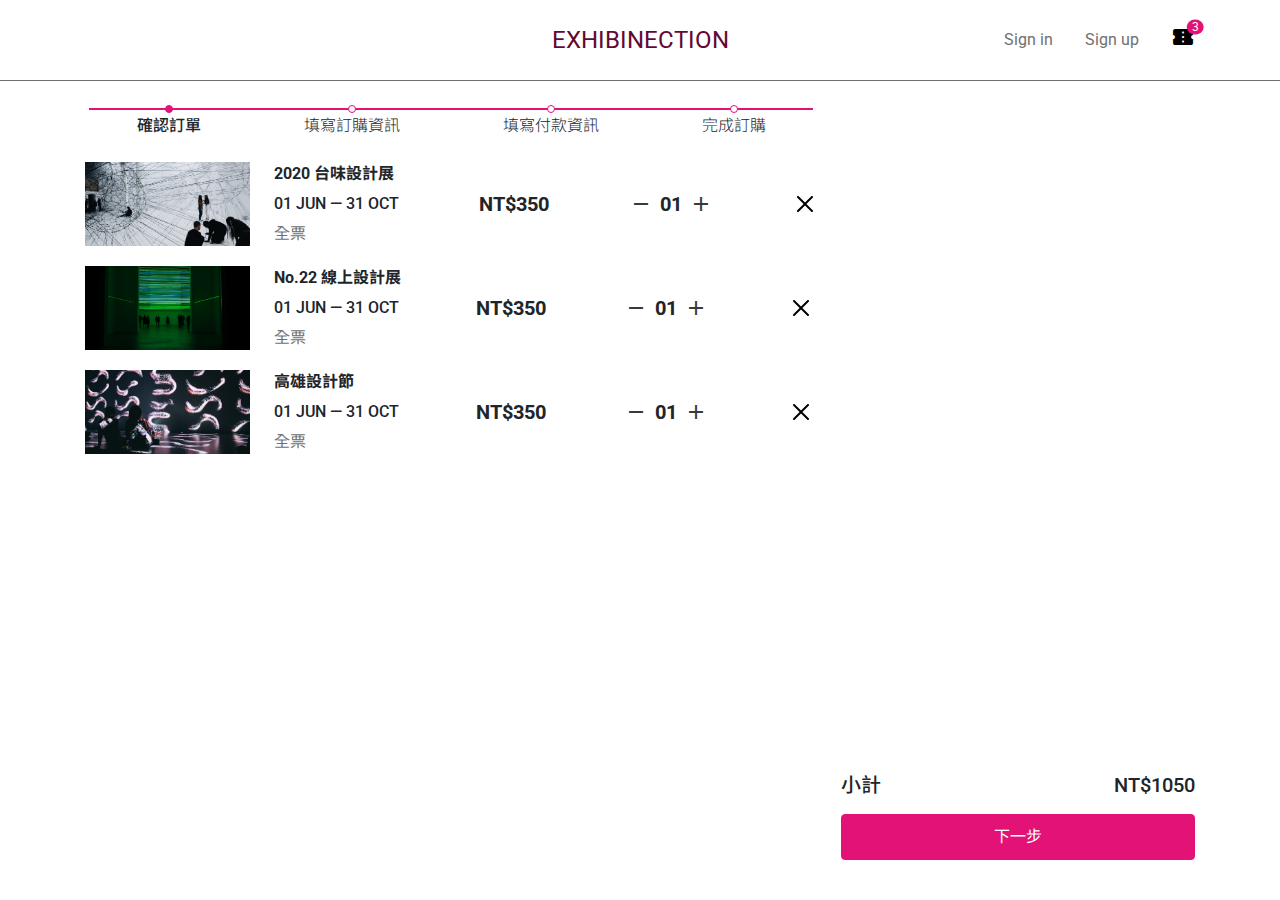
<file: cart.html>
<!DOCTYPE html>
<html lang="en">

  <head>
    <meta charset="UTF-8">
    <meta name="viewport" content="width=device-width, initial-scale=1.0">
    <meta http-equiv="X-UA-Compatible" content="ie=edge">
    <title>購物車訂單</title>
    <link href="https://fonts.googleapis.com/css?family=Material+Icons|Material+Icons+Outlined|Material+Icons+Two+Tone|Material+Icons+Round|Material+Icons+Sharp" rel="stylesheet">
    <link rel="stylesheet" href="https://cdnjs.cloudflare.com/ajax/libs/font-awesome/5.13.0/css/all.min.css" />
    <link rel="icon" href="./assets/images/palette_black_24dp.svg">
    <!-- AOS -->
    <link rel="stylesheet" href="https://unpkg.com/aos@next/dist/aos.css" />
    <!-- Swiper -->
    <link href="https://unpkg.com/swiper/swiper-bundle.min.css" rel="stylesheet" />
    <link rel="stylesheet" href="./assets/style/all.css">
  </head>

  <body>
    <header class="position-sticky top-0 bg-white z-500">
  <nav class="navbar navbar-expand-lg navbar-light outline py-lg-s">
    <div class="container">
      <button class="navbar-toggler" type="button" data-bs-toggle="collapse" data-bs-target="#navbarSupportedContent"
        aria-controls="navbarSupportedContent" aria-expanded="false" aria-label="Toggle navigation">
        <span class="navbar-toggler-icon"></span>
      </button>
      <h1 class="navbar-brand d-none d-s-block position-lg-absolute top-50 start-50 translate-middle-lg">
        <a class="fs-m fs-md-4 fs-sm-2 link-primary logo-hover" href="./index.html">EXHIBINECTION</a>
      </h1>
      <a class="position-relative order-lg-3 cartIcon-hover ps-2" data-bs-toggle="offcanvas" data-bs-target="#offcanvasWithBothOptions" aria-controls="#offcanvasWithBothOptions" role="button">
        <span class="material-icons fs-4">
          confirmation_number
        </span>
        <span class="position-absolute top-s translate-middle badge bg-secondary fs-1">3</span>
      </a>
      <div class="collapse navbar-collapse" id="navbarSupportedContent">
        <ul class="navbar-nav d-flex justify-content-md-end w-100 mb-2 mb-lg-0">
          <li class="nav-item">
            <a class="nav-link" aria-current="page" href="#">Sign in</a>
          </li>
          <li class="nav-item">
            <a class="nav-link" href="#">Sign up</a>
          </li>
        </ul>
      </div>
    </div>
  </nav>
</header>

<div class="offcanvas offcanvas-end mt-xl mt-lg-8 p-2 p-sm-4" data-bs-scroll="true" tabindex="-1" id="offcanvasWithBothOptions" aria-labelledby="offcanvasWithBothOptionsLabel">
  <div class="offcanvas-header p-0">
    <h2 class="offcanvas-title text-white fs-6 fw-bold mb-xs" id="offcanvasExampleLabel">Cart List</h5>
  </div>
  <ul class="offcanvas-body scrollbar p-xxs mb-s">
    <li class="card mb-1 mb-sm-xs">
      <div class="card-title">
        <button type="button" class="btn-close text-reset" data-bs-dismiss="offcanvas" aria-label="Close"></button>
      </div>
      <div class="card-body px-2 px-sm-4 pt-0 pb-2 pb-sm-4">
        <div class="d-flex justify-content-between align-items-center">
          <div class="d-flex">
            <img src="./assets/images/alina-grubnyak-R84Oy89aNKs-unsplash.jpg" alt="台味設計展" class="img h-xs w-s me-2">
            <div>
              <h3 class="fs-2 fw-bold mb-xxs">
                2020 台味設計展
              </h3>
              <p class="fw-medium mb-xxs">01 JUN — 31 OCT</p>
              <p class="text-dark mb-s">
                全票
              </p>
              <span class="fw-bold fs-3">NT$350</span>
            </div>
          </div>
          <div class="d-flex flex-sm-row w-xs w-sm-25">
            <button class="btn btn-outline-dark border-0 p-0" type="button"><i class="material-icons d-block">remove</i></button>
            <input type="text" class="form-control text-center border-white fs-3 p-0" placeholder="01" aria-label="Recipient's username with two button addons">
            <button class="btn btn-outline-dark border-0 p-0" type="button"><i class="material-icons d-block">add</i></button>
          </div>
        </div>
      </div>
    </li>
    <li class="card mb-1 mb-sm-xs">
      <div class="card-title">
      <!-- <button type="button" class="btn-close text-reset" data-bs-dismiss="offcanvas" aria-label="Close"></button> -->
        <button type="button" class="btn-close text-reset" data-bs-dismiss="offcanvas" aria-label="Close"></button>
      </div>
      <div class="card-body px-2 px-sm-4 pt-0 pb-2 pb-sm-4">
        <div class="d-flex justify-content-between align-items-center">
          <div class="d-flex">
            <img src="./assets/images/michel-catalisano--a0D9LpcKV8-unsplash.jpg" alt="台味設計展" class="img h-xs w-s me-2">
            <div>
              <h3 class="fs-2 fw-bold mb-xxs">
                No.22 線上設計展
              </h3>
              <p class="fw-medium mb-xxs">01 JUN — 31 OCT</p>
              <p class="text-dark mb-s">
                全票
              </p>
              <span class="fw-bold fs-3">NT$350</span>
            </div>
          </div>
          <div class="d-flex flex-column flex-sm-row w-xs w-sm-25">
            <button class="btn btn-outline-dark border-0 p-0" type="button"><i class="material-icons d-block">remove</i></button>
            <input type="text" class="form-control text-center border-white fs-3 p-0" placeholder="01" aria-label="Recipient's username with two button addons">
            <button class="btn btn-outline-dark border-0 p-0" type="button"><i class="material-icons d-block">add</i></button>
          </div>
        </div>
      </div>
    </li>
    <li class="card mb-1 mb-sm-xs">
      <div class="card-title">
        <button type="button" class="btn-close text-reset" data-bs-dismiss="offcanvas" aria-label="Close"></button>
      </div>
      <div class="card-body px-2 px-sm-4 pt-0 pb-2 pb-sm-4">
        <div class="d-flex justify-content-between align-items-center">
          <div class="d-flex">
            <img src="./assets/images/moralis-tsai-8xsktFRw28I-unsplash.jpg" alt="台味設計展" class="img h-xs w-s me-2">
            <div>
              <h3 class="fs-2 fw-bold mb-xxs">
                高雄設計節
              </h3>
              <p class="fw-medium mb-xxs">01 JUN — 31 OCT</p>
              <p class="text-dark mb-s">
                全票
              </p>
              <span class="fw-bold fs-3">NT$350</span>
            </div>
          </div>
          <div class="d-flex flex-column flex-sm-row w-xs w-sm-25">
            <button class="btn btn-outline-dark border-0 p-0" type="button"><i class="material-icons d-block">remove</i></button>
            <input type="text" class="form-control text-center border-white fs-3 p-0" placeholder="01" aria-label="Recipient's username with two button addons">
            <button class="btn btn-outline-dark border-0 p-0" type="button"><i class="material-icons d-block">add</i></button>
          </div>
        </div>
      </div>
    </li>
  </ul>
  <!-- offcanvas-footer -->
  <div class="d-flex justify-content-between align-items-center">
    <p class="text-white fs-m fw-medium">
      <span class="me-3">小計</span>
      NT$1050
    </p>
    <a href="./cart.html" class="bg-white rounded"><button class="btn btn-outline-primary border-white px-3">前往結帳</button></a>
  </div>
</div>

    
<main class="container">
  <div class="min-vh-md-cart d-flex flex-column justify-content-between pt-3 pb-5">
    <div class="row">
      <div class="col-md-8">
        <div class="progress m-xxs">
          <div class="progress-bar w-100" role="progressbar" aria-valuenow="100" aria-valuemin="0" aria-valuemax="100"></div>
        </div>
        <ul class="d-flex justify-content-around mb-3">
          <li class="fs-xs fs-s-s fs-sm-2 circle active">確認訂單</li>
          <li class="fs-xs fs-s-s fs-sm-2 circle">填寫訂購資訊</li>
          <li class="fs-xs fs-s-s fs-sm-2 circle">填寫付款資訊</li>
          <li class="fs-xs fs-s-s fs-sm-2 circle">完成訂購</li>
        </ul>
        <ul>
          <li class="card mb-m">
            <div class="row">
              <div class="col-6 col-md-3">
                <img src="./assets/images/alina-grubnyak-R84Oy89aNKs-unsplash.jpg" alt="台味設計展" class="w-100 h-100 h-s-xxs h-md-100 h-xl-xxs">
              </div>
              <div class="col-6 col-md-9">
                <div class="card-body h-100 d-flex flex-column justify-content-between p-0">
                  <!-- <div class="w-100"> -->
                  <!-- <div> -->
                    <div class="d-flex justify-content-between justify-content-md-start">
                      <h2 class="fs-2 fw-bold">2020 台味設計展</h2>
                      <button type="button" class="d-block d-md-none btn-close text-reset fs-s fs-lg-2 p-xxs" aria-label="Close"></button>
                    </div>
                    <div class="d-flex justify-content-between align-items-center">
                      <p class="fs-2 fw-medium">01 JUN — 31 OCT</p>
                      <span class="d-none d-md-inline fs-2 fs-lg-3 fw-bold">NT$350</span>
                      <div class="d-none d-md-flex">
                        <button class="btn btn-outline-dark border-0 p-0" type="button"><i class="material-icons d-block fs-3 fs-lg-4">remove</i></button>
                        <input type="text" class="form-control text-center w-xs border-white fs-2 fs-lg-3 fw-bold p-0" placeholder="00" aria-label="01" value="01">
                        <button class="btn btn-outline-dark border-0 p-0" type="button"><i class="material-icons d-block fs-3 fs-lg-4">add</i></button>
                      </div>
                      <button type="button" class="d-none d-md-block btn-close text-reset fs-s fs-lg-2 p-xxs" aria-label="Close"></button>
                    </div>
                    <div class="d-flex justify-content-between justify-content-md-start">
                      <p class="text-gray fs-s fs-sm-2">
                        全票
                        <span class="d-inline d-md-none fs-2 fs-sm-3 fw-bold text-black">1</span>
                      </p>
                      <span class="d-block d-md-none fs-2 fs-sm-3 fw-bold">NT$350</span>
                    </div>
                  <!-- </div> -->
                </div>
              </div>
            </div>
          </li>
          <li class="card mb-m">
            <div class="row">
              <div class="col-6 col-md-3">
                <img src="./assets/images/michel-catalisano--a0D9LpcKV8-unsplash.jpg" alt="No.22 線上設計展" class="w-100 h-100 h-s-xxs h-md-100 h-xl-xxs">
              </div>
              <div class="col-6 col-md-9">
                <div class="card-body h-100 d-flex flex-column justify-content-between p-0">
                  <div class="d-flex justify-content-between justify-content-md-start">
                    <h2 class="fs-2 fw-bold">No.22 線上設計展</h2>
                    <button type="button" class="d-block d-md-none btn-close text-reset p-xxs p-sm-1" aria-label="Close"></button>
                  </div>
                  <div class="d-flex justify-content-between align-items-center">
                    <p class="fs-2 fw-medium">01 JUN — 31 OCT</p>
                    <span class="d-none d-md-inline fs-2 fs-lg-3 fw-bold">NT$350</span>
                    <div class="d-none d-md-flex">
                      <button class="btn btn-outline-dark border-0 p-0" type="button"><i class="material-icons d-block fs-3 fs-lg-4">remove</i></button>
                      <input type="text" class="form-control text-center w-xs border-white fs-2 fs-lg-3 fw-bold p-0" placeholder="00" aria-label="01" value="01">
                      <button class="btn btn-outline-dark border-0 p-0" type="button"><i class="material-icons d-block fs-3 fs-lg-4">add</i></button>
                    </div>
                    <button type="button" class="d-none d-md-block btn-close text-reset fs-s fs-lg-2" aria-label="Close"></button>
                  </div>
                  <div class="d-flex justify-content-between justify-content-md-start">
                    <p class="text-gray fs-s fs-sm-2">
                      全票
                      <span class="d-inline d-md-none fs-2 fs-sm-3 fw-bold text-black">1</span>
                    </p>
                    <span class="d-block d-md-none fs-2 fs-sm-3 fw-bold">NT$350</span>
                  </div>
                </div>
              </div>
            </div>
          </li>
          <li class="card mb-m">
            <div class="row">
              <div class="col-6 col-md-3">
                <img src="./assets/images/moralis-tsai-8xsktFRw28I-unsplash.jpg" alt="高雄設計節" class="w-100 h-100 h-s-xxs h-md-100 h-xl-xxs">
              </div>
              <div class="col-6 col-md-9">
                <div class="card-body h-100 d-flex flex-column justify-content-between p-0">
                  <div class="d-flex justify-content-between justify-content-md-start">
                    <h2 class="fs-2 fw-bold">高雄設計節</h2>
                    <button type="button" class="d-block d-md-none btn-close text-reset p-xxs p-sm-1" aria-label="Close"></button>
                  </div>
                  <div class="d-flex justify-content-between align-items-center">
                    <p class="fs-2 fw-medium">01 JUN — 31 OCT</p>
                    <span class="d-none d-md-inline fs-2 fs-lg-3 fw-bold">NT$350</span>
                    <div class="d-none d-md-flex">
                      <button class="btn btn-outline-dark border-0 p-0" type="button"><i class="material-icons d-block fs-3 fs-lg-4">remove</i></button>
                      <input type="text" class="form-control text-center w-xs border-white fs-2 fs-lg-3 fw-bold p-0" placeholder="00" aria-label="01" value="01">
                      <button class="btn btn-outline-dark border-0 p-0" type="button"><i class="material-icons d-block fs-3 fs-lg-4">add</i></button>
                    </div>
                    <button type="button" class="d-none d-md-block btn-close text-reset fs-s fs-lg-2" aria-label="Close"></button>
                  </div>
                  <div class="d-flex justify-content-between justify-content-md-start">
                    <p class="text-gray fs-s fs-sm-2">
                      全票
                      <span class="d-inline d-md-none fs-2 fs-sm-3 fw-bold text-black">1</span>
                    </p>
                    <span class="d-block d-md-none fs-2 fs-sm-3 fw-bold">NT$350</span>
                  </div>
                </div>
              </div>
            </div>
          </li>
        </ul>
      </div>
    </div>
    <div class="row">
      <div class="col-6 col-md-4 offset-6 offset-md-8 mt-md-1 mt-s-3 mt-md-xxs">
        <div class="d-flex justify-content-between align-items-center mb-s">
          <span class="fs-3 fw-medium">小計</span>
          <span class="fs-3 fw-medium">NT$1050</span>
        </div>
        <a href="checkout.html" class="bg-white rounded"><button class="btn btn-secondary w-100">下一步</button></a>
      </div>
    </div>
  </div>
</main>
    <footer hidden  >
      <div class="footer-banner bga-lg-fixed d-flex flex-column justify-content-end pb-ml">
        <div class="container">
          <h4 class="text-white fs-4 fs-sm-6 fw-bold mb-m mb-sm-xs" data-aos="fade-right" data-aos-duration="1300">想收到展覽的最新消息嗎？<br>快訂閱我們！</h4>
          <div class="row" data-aos="fade" data-aos-duration="1300">
            <div class="col-md-4">
              <div class="input-group">
                <input type="text" class="form-control" placeholder="輸入您的電子信箱" aria-label="輸入您的電子信箱" aria-describedby="button-addon2">
                <button class="btn btn-secondary py-xs px-l" type="button" id="button-addon2">訂閱</button>
              </div>
            </div>
          </div>
        </div>
      </div>
      <div class="container d-flex justify-content-start justify-content-sm-center justify-content-md-between" data-aos="zoom-in" data-aos-duration="1300" data-aos-offset="0" data-aos-delay="100">
        <div class="d-sm-flex align-items-center py-m">
          <h3 class="me-2"><a href="index.html" class="fs-m fs-sm-4 text-black">EXHIBINECTION</a></h3>
          <span class="fs-2">© 2020. All Rights Reserved.</span>
        </div>
        <ul class="nav d-none d-md-flex py-m">
          <li class="nav-item">
            <a class="nav-link px-1 px-md-xs" aria-current="page" href="#">Sign in</a>
          </li>
          <li class="nav-item">
            <a class="nav-link px-1 px-md-xs" href="#">Sign up</a>
          </li>
        </ul>
      </div>
    </footer>

    
    <!-- AOS -->
    <script src="https://unpkg.com/aos@next/dist/aos.js"></script>
    <script>
      AOS.init({
        once: true,
      });
    </script>
    <!-- swiper -->
    <script src="https://unpkg.com/swiper/swiper-bundle.min.js"></script>
    <script src="./assets/js/vendors.js"></script>
    <script src="./assets/js/all.js"></script>
  </body>

</html>
</file>
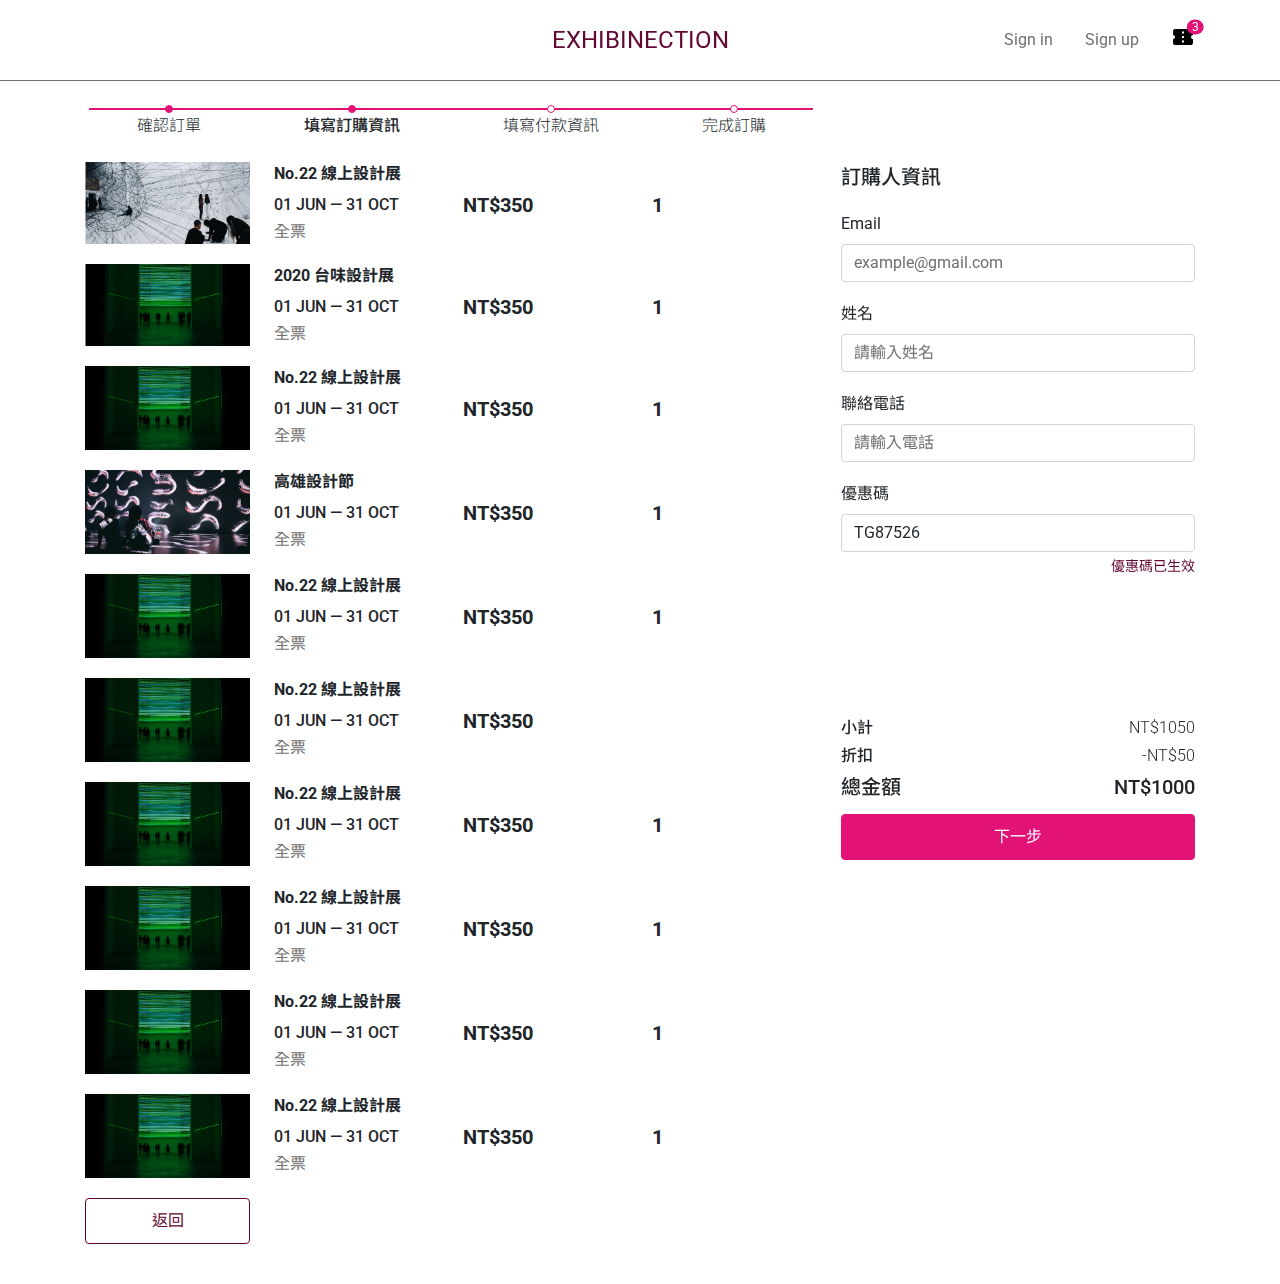
<file: checkout.html>
<!DOCTYPE html>
<html lang="en">

  <head>
    <meta charset="UTF-8">
    <meta name="viewport" content="width=device-width, initial-scale=1.0">
    <meta http-equiv="X-UA-Compatible" content="ie=edge">
    <title>訂單資訊</title>
    <link href="https://fonts.googleapis.com/css?family=Material+Icons|Material+Icons+Outlined|Material+Icons+Two+Tone|Material+Icons+Round|Material+Icons+Sharp" rel="stylesheet">
    <link rel="stylesheet" href="https://cdnjs.cloudflare.com/ajax/libs/font-awesome/5.13.0/css/all.min.css" />
    <link rel="icon" href="./assets/images/palette_black_24dp.svg">
    <!-- AOS -->
    <link rel="stylesheet" href="https://unpkg.com/aos@next/dist/aos.css" />
    <!-- Swiper -->
    <link href="https://unpkg.com/swiper/swiper-bundle.min.css" rel="stylesheet" />
    <link rel="stylesheet" href="./assets/style/all.css">
  </head>

  <body>
    <header class="position-sticky top-0 bg-white z-500">
  <nav class="navbar navbar-expand-lg navbar-light outline py-lg-s">
    <div class="container">
      <button class="navbar-toggler" type="button" data-bs-toggle="collapse" data-bs-target="#navbarSupportedContent"
        aria-controls="navbarSupportedContent" aria-expanded="false" aria-label="Toggle navigation">
        <span class="navbar-toggler-icon"></span>
      </button>
      <h1 class="navbar-brand d-none d-s-block position-lg-absolute top-50 start-50 translate-middle-lg">
        <a class="fs-m fs-md-4 fs-sm-2 link-primary logo-hover" href="./index.html">EXHIBINECTION</a>
      </h1>
      <a class="position-relative order-lg-3 cartIcon-hover ps-2" data-bs-toggle="offcanvas" data-bs-target="#offcanvasWithBothOptions" aria-controls="#offcanvasWithBothOptions" role="button">
        <span class="material-icons fs-4">
          confirmation_number
        </span>
        <span class="position-absolute top-s translate-middle badge bg-secondary fs-1">3</span>
      </a>
      <div class="collapse navbar-collapse" id="navbarSupportedContent">
        <ul class="navbar-nav d-flex justify-content-md-end w-100 mb-2 mb-lg-0">
          <li class="nav-item">
            <a class="nav-link" aria-current="page" href="#">Sign in</a>
          </li>
          <li class="nav-item">
            <a class="nav-link" href="#">Sign up</a>
          </li>
        </ul>
      </div>
    </div>
  </nav>
</header>

<div class="offcanvas offcanvas-end mt-xl mt-lg-8 p-2 p-sm-4" data-bs-scroll="true" tabindex="-1" id="offcanvasWithBothOptions" aria-labelledby="offcanvasWithBothOptionsLabel">
  <div class="offcanvas-header p-0">
    <h2 class="offcanvas-title text-white fs-6 fw-bold mb-xs" id="offcanvasExampleLabel">Cart List</h5>
  </div>
  <ul class="offcanvas-body scrollbar p-xxs mb-s">
    <li class="card mb-1 mb-sm-xs">
      <div class="card-title">
        <button type="button" class="btn-close text-reset" data-bs-dismiss="offcanvas" aria-label="Close"></button>
      </div>
      <div class="card-body px-2 px-sm-4 pt-0 pb-2 pb-sm-4">
        <div class="d-flex justify-content-between align-items-center">
          <div class="d-flex">
            <img src="./assets/images/alina-grubnyak-R84Oy89aNKs-unsplash.jpg" alt="台味設計展" class="img h-xs w-s me-2">
            <div>
              <h3 class="fs-2 fw-bold mb-xxs">
                2020 台味設計展
              </h3>
              <p class="fw-medium mb-xxs">01 JUN — 31 OCT</p>
              <p class="text-dark mb-s">
                全票
              </p>
              <span class="fw-bold fs-3">NT$350</span>
            </div>
          </div>
          <div class="d-flex flex-sm-row w-xs w-sm-25">
            <button class="btn btn-outline-dark border-0 p-0" type="button"><i class="material-icons d-block">remove</i></button>
            <input type="text" class="form-control text-center border-white fs-3 p-0" placeholder="01" aria-label="Recipient's username with two button addons">
            <button class="btn btn-outline-dark border-0 p-0" type="button"><i class="material-icons d-block">add</i></button>
          </div>
        </div>
      </div>
    </li>
    <li class="card mb-1 mb-sm-xs">
      <div class="card-title">
      <!-- <button type="button" class="btn-close text-reset" data-bs-dismiss="offcanvas" aria-label="Close"></button> -->
        <button type="button" class="btn-close text-reset" data-bs-dismiss="offcanvas" aria-label="Close"></button>
      </div>
      <div class="card-body px-2 px-sm-4 pt-0 pb-2 pb-sm-4">
        <div class="d-flex justify-content-between align-items-center">
          <div class="d-flex">
            <img src="./assets/images/michel-catalisano--a0D9LpcKV8-unsplash.jpg" alt="台味設計展" class="img h-xs w-s me-2">
            <div>
              <h3 class="fs-2 fw-bold mb-xxs">
                No.22 線上設計展
              </h3>
              <p class="fw-medium mb-xxs">01 JUN — 31 OCT</p>
              <p class="text-dark mb-s">
                全票
              </p>
              <span class="fw-bold fs-3">NT$350</span>
            </div>
          </div>
          <div class="d-flex flex-column flex-sm-row w-xs w-sm-25">
            <button class="btn btn-outline-dark border-0 p-0" type="button"><i class="material-icons d-block">remove</i></button>
            <input type="text" class="form-control text-center border-white fs-3 p-0" placeholder="01" aria-label="Recipient's username with two button addons">
            <button class="btn btn-outline-dark border-0 p-0" type="button"><i class="material-icons d-block">add</i></button>
          </div>
        </div>
      </div>
    </li>
    <li class="card mb-1 mb-sm-xs">
      <div class="card-title">
        <button type="button" class="btn-close text-reset" data-bs-dismiss="offcanvas" aria-label="Close"></button>
      </div>
      <div class="card-body px-2 px-sm-4 pt-0 pb-2 pb-sm-4">
        <div class="d-flex justify-content-between align-items-center">
          <div class="d-flex">
            <img src="./assets/images/moralis-tsai-8xsktFRw28I-unsplash.jpg" alt="台味設計展" class="img h-xs w-s me-2">
            <div>
              <h3 class="fs-2 fw-bold mb-xxs">
                高雄設計節
              </h3>
              <p class="fw-medium mb-xxs">01 JUN — 31 OCT</p>
              <p class="text-dark mb-s">
                全票
              </p>
              <span class="fw-bold fs-3">NT$350</span>
            </div>
          </div>
          <div class="d-flex flex-column flex-sm-row w-xs w-sm-25">
            <button class="btn btn-outline-dark border-0 p-0" type="button"><i class="material-icons d-block">remove</i></button>
            <input type="text" class="form-control text-center border-white fs-3 p-0" placeholder="01" aria-label="Recipient's username with two button addons">
            <button class="btn btn-outline-dark border-0 p-0" type="button"><i class="material-icons d-block">add</i></button>
          </div>
        </div>
      </div>
    </li>
  </ul>
  <!-- offcanvas-footer -->
  <div class="d-flex justify-content-between align-items-center">
    <p class="text-white fs-m fw-medium">
      <span class="me-3">小計</span>
      NT$1050
    </p>
    <a href="./cart.html" class="bg-white rounded"><button class="btn btn-outline-primary border-white px-3">前往結帳</button></a>
  </div>
</div>

    <main class="container">
  <div class="row">
    <div class="col-md-8 pt-0 pt-3">
      <div class="progress m-xxs">
        <div class="progress-bar w-100" role="progressbar" aria-valuenow="100" aria-valuemin="0" aria-valuemax="100"></div>
      </div>
      <ul class="d-flex justify-content-around mb-m mb-md-3">
        <li class="fs-xs fs-s-s fs-sm-2 circle">確認訂單</li>
        <li class="fs-xs fs-s-s fs-sm-2 circle active">填寫訂購資訊</li>
        <li class="fs-xs fs-s-s fs-sm-2 circle">填寫付款資訊</li>
        <li class="fs-xs fs-s-s fs-sm-2 circle">完成訂購</li>
      </ul>
    </div>
  </div>
  <div class="row">
    <div class="col-md-8 order-2 order-md-1 min-vh-md-cart d-flex flex-column justify-content-md-between pb-5">
      <div>
        <ul class="mb-6 mb-md-0">
          <li class="card mb-m">
            <div class="row">
              <div class="col-6 col-md-3">
                <div class="position-relative overflow-hidden w-100 h-100">
                  <img src="./assets/images/alina-grubnyak-R84Oy89aNKs-unsplash.jpg" alt="台味設計展" class="position-absolute w-100 h-100 top-50 start-50 translate-middle">
                </div>
              </div>
              <div class="col-6 col-md-9">
                <div class="row">
                  <div class="col-12 mb-xxs">
                    <h2 class="fs-2 fw-bold">No.22 線上設計展</h2>
                  </div>
                  <div class="col-md-6 col-lg-4">
                    <p class="fs-2 fw-medium lh-sm">01 JUN — 31 OCT</p>
                    <div class="d-flex justify-content-between justify-content-md-start">
                      <p class="text-gray fs-s fs-sm-2">
                        全票
                        <span class="d-inline d-md-none fs-2 fs-sm-3 fw-bold text-black">1</span>
                      </p>
                      <span class="d-block d-md-none fs-2 fs-sm-3 fw-bold">NT$350</span>
                    </div>
                  </div>
                  <div class="col-4 d-none d-md-block text-end text-lg-start">
                    <p class="fw-bold fs-3">NT$350</p>
                  </div>
                  <div class="col-2 col-lg-4 d-none d-md-block text-end text-lg-start">
                    <p class="fw-bold fs-3">1</p>
                  </div>
                </div>
              </div>
            </div>
          </li>
          <li class="card mb-m">
            <div class="row">
              <div class="col-6 col-md-3">
                <div class="position-relative overflow-hidden w-100 h-100">
                  <img src="./assets/images/michel-catalisano--a0D9LpcKV8-unsplash.jpg" alt="台味設計展" class="position-absolute w-100 h-100 top-50 start-50 translate-middle">
                </div>
              </div>
              <div class="col-6 col-md-9">
                <div class="row">
                  <div class="col-12 mb-xxs">
                    <h2 class="fs-2 fw-bold">2020 台味設計展</h2>
                  </div>
                  <div class="col-md-6 col-lg-4">
                    <p class="fs-2 fw-medium lh-sm">01 JUN — 31 OCT</p>
                    <div class="d-flex justify-content-between justify-content-md-start">
                      <p class="text-gray fs-s fs-sm-2">
                        全票
                        <span class="d-inline d-md-none fs-2 fs-sm-3 fw-bold text-black">1</span>
                      </p>
                      <span class="d-block d-md-none fs-2 fs-sm-3 fw-bold">NT$350</span>
                    </div>
                  </div>
                  <div class="col-4 d-none d-md-block text-end text-lg-start">
                    <p class="fw-bold fs-3">NT$350</p>
                  </div>
                  <div class="col-2 col-lg-4 d-none d-md-block text-end text-lg-start">
                    <p class="fw-bold fs-3">1</p>
                  </div>
                </div>
              </div>
            </div>
          </li>
          <li class="card mb-m">
            <div class="row">
              <div class="col-6 col-md-3">
                <img src="./assets/images/michel-catalisano--a0D9LpcKV8-unsplash.jpg" alt="台味設計展" class="w-100 h-100 h-s-xxs h-md-100 h-xl-xxs">
              </div>
              <div class="col-6 col-md-9">
                <div class="row">
                  <div class="col-12 mb-xxs">
                    <h2 class="fs-2 fw-bold">No.22 線上設計展</h2>
                  </div>
                  <div class="col-md-6 col-lg-4">
                    <p class="fs-2 fw-medium lh-sm">01 JUN — 31 OCT</p>
                    <div class="d-flex justify-content-between justify-content-md-start">
                      <p class="text-gray fs-s fs-sm-2">
                        全票
                        <span class="d-inline d-md-none fs-2 fs-sm-3 fw-bold text-black">1</span>
                      </p>
                      <span class="d-block d-md-none fs-2 fs-sm-3 fw-bold">NT$350</span>
                    </div>
                  </div>
                  <div class="col-4 d-none d-md-block text-end text-lg-start">
                    <p class="fw-bold fs-3">NT$350</p>
                  </div>
                  <div class="col-2 col-lg-4 d-none d-md-block text-end text-lg-start">
                    <p class="fw-bold fs-3">1</p>
                  </div>
                </div>
              </div>
            </div>
          </li>
          <li class="card mb-m">
            <div class="row">
              <div class="col-6 col-md-3">
                <img src="./assets/images/moralis-tsai-8xsktFRw28I-unsplash.jpg" alt="高雄設計節" class="w-100 h-100 h-s-xxs h-md-100 h-xl-xxs">
              </div>
              <div class="col-6 col-md-9">
                <div class="row">
                  <div class="col-12 mb-xxs">
                    <h2 class="fs-2 fw-bold">高雄設計節</h2>
                  </div>
                  <div class="col-md-6 col-lg-4">
                    <p class="fs-2 fw-medium lh-sm">01 JUN — 31 OCT</p>
                    <div class="d-flex justify-content-between justify-content-md-start">
                      <p class="text-gray fs-s fs-sm-2">
                        全票
                        <span class="d-inline d-md-none fs-2 fs-sm-3 fw-bold text-black">1</span>
                      </p>
                      <span class="d-block d-md-none fs-2 fs-sm-3 fw-bold">NT$350</span>
                    </div>
                  </div>
                  <div class="col-4 d-none d-md-block text-end text-lg-start">
                    <p class="fw-bold fs-3">NT$350</p>
                  </div>
                  <div class="col-2 col-lg-4 d-none d-md-block text-end text-lg-start">
                    <p class="fw-bold fs-3">1</p>
                  </div>
                </div>
              </div>
            </div>
          </li>
          <li class="card mb-m">
            <div class="row">
              <div class="col-6 col-md-3">
                <img src="./assets/images/michel-catalisano--a0D9LpcKV8-unsplash.jpg" alt="No.22 線上設計展" class="w-100 h-100 h-s-xxs h-md-100 h-xl-xxs">
              </div>
              <div class="col-6 col-md-9">
                <div class="row">
                  <div class="col-12 mb-xxs">
                    <h2 class="fs-2 fw-bold">No.22 線上設計展</h2>
                  </div>
                  <div class="col-md-6 col-lg-4 h-100">
                    <p class="fs-2 fw-medium lh-sm">01 JUN — 31 OCT</p>
                    <div class="d-flex justify-content-between justify-content-md-start">
                      <p class="text-gray fs-s fs-sm-2">
                        全票
                        <span class="d-inline d-md-none fs-2 fs-sm-3 fw-bold text-black">1</span>
                      </p>
                      <span class="d-block d-md-none fs-2 fs-sm-3 fw-bold">NT$350</span>
                    </div>
                  </div>
                  <div class="col-4 d-none d-md-block text-end text-lg-start">
                    <p class="fw-bold fs-3">NT$350</p>
                  </div>
                  <div class="col-2 col-lg-4 d-none d-md-block text-end text-lg-start">
                    <p class="fw-bold fs-3">1</p>
                  </div>
                </div>
              </div>
            </div>
          </li>
          <li class="card mb-m">
            <div class="row">
              <div class="col-6 col-md-3">
                <img src="./assets/images/michel-catalisano--a0D9LpcKV8-unsplash.jpg" alt="No.22 線上設計展" class="w-100 h-100 h-s-xxs h-md-100 h-xl-xxs">
              </div>
              <div class="col-6 col-md-9">
                <div class="row">
                  <div class="col-12 mb-xxs">
                    <h2 class="fs-2 fw-bold">No.22 線上設計展</h2>
                  </div>
                  <div class="col-md-6 col-lg-4 h-100">
                    <p class="fs-2 fw-medium lh-sm">01 JUN — 31 OCT</p>
                    <div class="d-flex justify-content-between justify-content-md-start">
                      <p class="text-gray fs-s fs-sm-2">
                        全票
                        <span class="d-inline d-md-none fs-2 fs-sm-3 fw-bold text-black">1</span>
                      </p>
                      <span class="d-block d-md-none fs-2 fs-sm-3 fw-bold">NT$350</span>
                    </div>
                  </div>
                  <div class="col-4 d-none d-md-block text-end text-lg-start">
                    <p class="fw-bold fs-3">NT$350</p>
                  </div>
                  <div class="col-2 col-lg-4 d-none d-md-·  block text-end text-lg-start">
                    <p class="fw-bold fs-3">1</p>
                  </div>
                </div>
              </div>
            </div>
          </li>
          <li class="card mb-m">
            <div class="row">
              <div class="col-6 col-md-3">
                <img src="./assets/images/michel-catalisano--a0D9LpcKV8-unsplash.jpg" alt="No.22 線上設計展" class="w-100 h-100 h-s-xxs h-md-100 h-xl-xxs">
              </div>
              <div class="col-6 col-md-9">
                <div class="row">
                  <div class="col-12 mb-xxs">
                    <h2 class="fs-2 fw-bold">No.22 線上設計展</h2>
                  </div>
                  <div class="col-md-6 col-lg-4 h-100">
                    <p class="fs-2 fw-medium lh-sm">01 JUN — 31 OCT</p>
                    <div class="d-flex justify-content-between justify-content-md-start">
                      <p class="text-gray fs-s fs-sm-2">
                        全票
                        <span class="d-inline d-md-none fs-2 fs-sm-3 fw-bold text-black">1</span>
                      </p>
                      <span class="d-block d-md-none fs-2 fs-sm-3 fw-bold">NT$350</span>
                    </div>
                  </div>
                  <div class="col-4 d-none d-md-block text-end text-lg-start">
                    <p class="fw-bold fs-3">NT$350</p>
                  </div>
                  <div class="col-2 col-lg-4 d-none d-md-block text-end text-lg-start">
                    <p class="fw-bold fs-3">1</p>
                  </div>
                </div>
              </div>
            </div>
          </li>
          <li class="card mb-m">
            <div class="row">
              <div class="col-6 col-md-3">
                <img src="./assets/images/michel-catalisano--a0D9LpcKV8-unsplash.jpg" alt="No.22 線上設計展" class="w-100 h-100 h-s-xxs h-md-100 h-xl-xxs">
              </div>
              <div class="col-6 col-md-9">
                <div class="row">
                  <div class="col-12 mb-xxs">
                    <h2 class="fs-2 fw-bold">No.22 線上設計展</h2>
                  </div>
                  <div class="col-md-6 col-lg-4 h-100">
                    <p class="fs-2 fw-medium lh-sm">01 JUN — 31 OCT</p>
                    <div class="d-flex justify-content-between justify-content-md-start">
                      <p class="text-gray fs-s fs-sm-2">
                        全票
                        <span class="d-inline d-md-none fs-2 fs-sm-3 fw-bold text-black">1</span>
                      </p>
                      <span class="d-block d-md-none fs-2 fs-sm-3 fw-bold">NT$350</span>
                    </div>
                  </div>
                  <div class="col-4 d-none d-md-block text-end text-lg-start">
                    <p class="fw-bold fs-3">NT$350</p>
                  </div>
                  <div class="col-2 col-lg-4 d-none d-md-block text-end text-lg-start">
                    <p class="fw-bold fs-3">1</p>
                  </div>
                </div>
              </div>
            </div>
          </li>
          <li class="card mb-m">
            <div class="row">
              <div class="col-6 col-md-3">
                <img src="./assets/images/michel-catalisano--a0D9LpcKV8-unsplash.jpg" alt="No.22 線上設計展" class="w-100 h-100 h-s-xxs h-md-100 h-xl-xxs">
              </div>
              <div class="col-6 col-md-9">
                <div class="row">
                  <div class="col-12 mb-xxs">
                    <h2 class="fs-2 fw-bold">No.22 線上設計展</h2>
                  </div>
                  <div class="col-md-6 col-lg-4 h-100">
                    <p class="fs-2 fw-medium lh-sm">01 JUN — 31 OCT</p>
                    <div class="d-flex justify-content-between justify-content-md-start">
                      <p class="text-gray fs-s fs-sm-2">
                        全票
                        <span class="d-inline d-md-none fs-2 fs-sm-3 fw-bold text-black">1</span>
                      </p>
                      <span class="d-block d-md-none fs-2 fs-sm-3 fw-bold">NT$350</span>
                    </div>
                  </div>
                  <div class="col-4 d-none d-md-block text-end text-lg-start">
                    <p class="fw-bold fs-3">NT$350</p>
                  </div>
                  <div class="col-2 col-lg-4 d-none d-md-block text-end text-lg-start">
                    <p class="fw-bold fs-3">1</p>
                  </div>
                </div>
              </div>
            </div>
          </li>
          <li class="card mb-m">
            <div class="row">
              <div class="col-6 col-md-3">
                <img src="./assets/images/michel-catalisano--a0D9LpcKV8-unsplash.jpg" alt="No.22 線上設計展" class="w-100 h-100 h-s-xxs h-md-100 h-xl-xxs">
              </div>
              <div class="col-6 col-md-9">
                <div class="row">
                  <div class="col-12 mb-xxs">
                    <h2 class="fs-2 fw-bold">No.22 線上設計展</h2>
                  </div>
                  <div class="col-md-6 col-lg-4 h-100">
                    <p class="fs-2 fw-medium lh-sm">01 JUN — 31 OCT</p>
                    <div class="d-flex justify-content-between justify-content-md-start">
                      <p class="text-gray fs-s fs-sm-2">
                        全票
                        <span class="d-inline d-md-none fs-2 fs-sm-3 fw-bold text-black">1</span>
                      </p>
                      <span class="d-block d-md-none fs-2 fs-sm-3 fw-bold">NT$350</span>
                    </div>
                  </div>
                  <div class="col-4 d-none d-md-block text-end text-lg-start">
                    <p class="fw-bold fs-3">NT$350</p>
                  </div>
                  <div class="col-2 col-lg-4 d-none d-md-block text-end text-lg-start">
                    <p class="fw-bold fs-3">1</p>
                  </div>
                </div>
              </div>
            </div>
          </li>
        </ul>
      </div>
      <div class="row">
        <div class="col-6 col-md-3">
          <a href="cart.html" class="bg-white rounded"><button class="btn btn-outline-primary w-100">返回</button></a>
        </div>
        <div class="col-6 d-md-none">
          <a href="payment.html" class="bg-white rounded"><button class="btn btn-secondary w-100">下一步</button></a>
        </div>
      </div>
    </div>
    <div class="order-info col-md-4 order-1 order-md-2">
      <form action="" class="position-md-sticky top-md-m top-lg-ml min-vh-md-cart-sticky-expand min-vh-lg-cart-sticky d-flex flex-column justify-content-md-between pb-0 pb-md-5">
        <fieldset class="mb-4 mb-md-0">
          <legend class="fs-3 fw-medium mb-2 mb-md-m">訂購人資訊</legend>
          <div class="mb-m">
            <label for="userEmail" class="form-label">Email</label>
            <input type="email" class="form-control" name="userEmail" id="userEmail" placeholder="example@gmail.com">
          </div>
          <div class="mb-m">
            <label for="userName" class="form-label">姓名</label>
            <input type="text" class="form-control" name="userName" id="userName" placeholder="請輸入姓名">
          </div>
          <div class="mb-m">
            <label for="userPhone" class="form-label">聯絡電話</label>
            <input type="tel" class="form-control" name="userPhone" id="userPhone" placeholder="請輸入電話">
          </div>
          <div class="mb-m">
            <label for="coulBo" class="form-label">優惠碼</label>
            <input type="text" class="form-control bg-gray-100 mb-xxs" name="coulBo" id="coulBo" value="TG87526" placeholder="">
            <p class="text-end text-primary fs-s">優惠碼已生效</p>
          </div>
        </fieldset>
        <fieldset>
          <ul class="mb-3 mb-md-xs">
            <li class="d-flex justify-content-between align-items-center mb-xxs">
              <span class="fw-medium">小計</span>
              <span class="fw-light">NT$1050</span>
            </li>
            <li class="d-flex justify-content-between align-items-center mb-xxs">
              <span class="fw-medium">折扣</span>
              <span class="fw-light">-NT$50</span>
            </li>
            <li class="d-flex justify-content-between align-items-center mb-xxs">
              <span class="fs-3 fw-medium">總金額</span>
              <span class="fs-3 fw-medium">NT$1000</span>
            </li>
          </ul>
          <input type="button" name="Submit" value="下一步" class="d-none d-md-block btn btn-secondary w-100 rounded" onclick="location.href='payment.html'" />
        </fieldset>
      </form>
    </div>
  </div>
</main>
    <footer hidden  >
      <div class="footer-banner bga-lg-fixed d-flex flex-column justify-content-end pb-ml">
        <div class="container">
          <h4 class="text-white fs-4 fs-sm-6 fw-bold mb-m mb-sm-xs" data-aos="fade-right" data-aos-duration="1300">想收到展覽的最新消息嗎？<br>快訂閱我們！</h4>
          <div class="row" data-aos="fade" data-aos-duration="1300">
            <div class="col-md-4">
              <div class="input-group">
                <input type="text" class="form-control" placeholder="輸入您的電子信箱" aria-label="輸入您的電子信箱" aria-describedby="button-addon2">
                <button class="btn btn-secondary py-xs px-l" type="button" id="button-addon2">訂閱</button>
              </div>
            </div>
          </div>
        </div>
      </div>
      <div class="container d-flex justify-content-start justify-content-sm-center justify-content-md-between" data-aos="zoom-in" data-aos-duration="1300" data-aos-offset="0" data-aos-delay="100">
        <div class="d-sm-flex align-items-center py-m">
          <h3 class="me-2"><a href="index.html" class="fs-m fs-sm-4 text-black">EXHIBINECTION</a></h3>
          <span class="fs-2">© 2020. All Rights Reserved.</span>
        </div>
        <ul class="nav d-none d-md-flex py-m">
          <li class="nav-item">
            <a class="nav-link px-1 px-md-xs" aria-current="page" href="#">Sign in</a>
          </li>
          <li class="nav-item">
            <a class="nav-link px-1 px-md-xs" href="#">Sign up</a>
          </li>
        </ul>
      </div>
    </footer>

    
    <!-- AOS -->
    <script src="https://unpkg.com/aos@next/dist/aos.js"></script>
    <script>
      AOS.init({
        once: true,
      });
    </script>
    <!-- swiper -->
    <script src="https://unpkg.com/swiper/swiper-bundle.min.js"></script>
    <script src="./assets/js/vendors.js"></script>
    <script src="./assets/js/all.js"></script>
  </body>

</html>
</file>
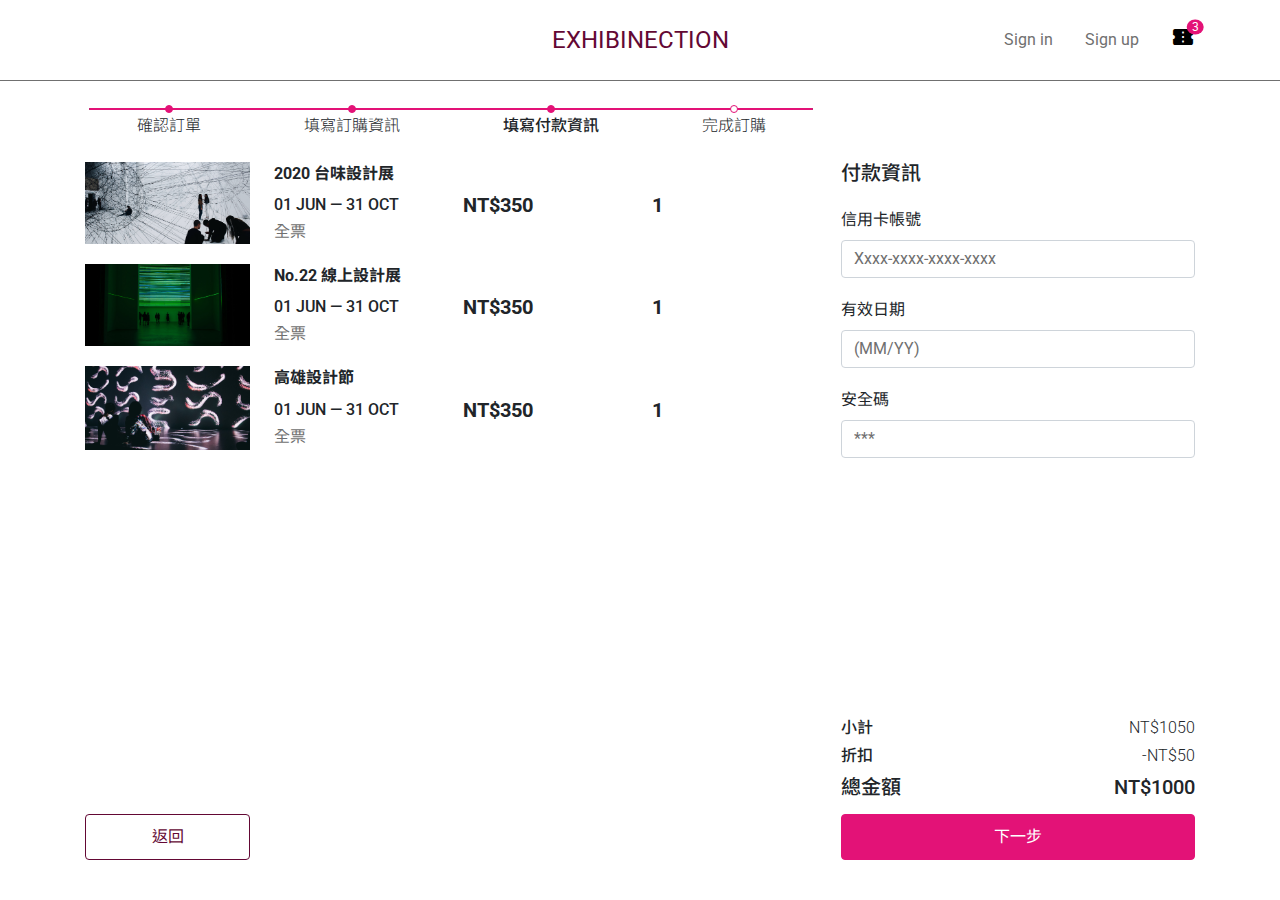
<file: payment.html>
<!DOCTYPE html>
<html lang="en">

  <head>
    <meta charset="UTF-8">
    <meta name="viewport" content="width=device-width, initial-scale=1.0">
    <meta http-equiv="X-UA-Compatible" content="ie=edge">
    <title>付款</title>
    <link href="https://fonts.googleapis.com/css?family=Material+Icons|Material+Icons+Outlined|Material+Icons+Two+Tone|Material+Icons+Round|Material+Icons+Sharp" rel="stylesheet">
    <link rel="stylesheet" href="https://cdnjs.cloudflare.com/ajax/libs/font-awesome/5.13.0/css/all.min.css" />
    <link rel="icon" href="./assets/images/palette_black_24dp.svg">
    <!-- AOS -->
    <link rel="stylesheet" href="https://unpkg.com/aos@next/dist/aos.css" />
    <!-- Swiper -->
    <link href="https://unpkg.com/swiper/swiper-bundle.min.css" rel="stylesheet" />
    <link rel="stylesheet" href="./assets/style/all.css">
  </head>

  <body>
    <header class="position-sticky top-0 bg-white z-500">
  <nav class="navbar navbar-expand-lg navbar-light outline py-lg-s">
    <div class="container">
      <button class="navbar-toggler" type="button" data-bs-toggle="collapse" data-bs-target="#navbarSupportedContent"
        aria-controls="navbarSupportedContent" aria-expanded="false" aria-label="Toggle navigation">
        <span class="navbar-toggler-icon"></span>
      </button>
      <h1 class="navbar-brand d-none d-s-block position-lg-absolute top-50 start-50 translate-middle-lg">
        <a class="fs-m fs-md-4 fs-sm-2 link-primary logo-hover" href="./index.html">EXHIBINECTION</a>
      </h1>
      <a class="position-relative order-lg-3 cartIcon-hover ps-2" data-bs-toggle="offcanvas" data-bs-target="#offcanvasWithBothOptions" aria-controls="#offcanvasWithBothOptions" role="button">
        <span class="material-icons fs-4">
          confirmation_number
        </span>
        <span class="position-absolute top-s translate-middle badge bg-secondary fs-1">3</span>
      </a>
      <div class="collapse navbar-collapse" id="navbarSupportedContent">
        <ul class="navbar-nav d-flex justify-content-md-end w-100 mb-2 mb-lg-0">
          <li class="nav-item">
            <a class="nav-link" aria-current="page" href="#">Sign in</a>
          </li>
          <li class="nav-item">
            <a class="nav-link" href="#">Sign up</a>
          </li>
        </ul>
      </div>
    </div>
  </nav>
</header>

<div class="offcanvas offcanvas-end mt-xl mt-lg-8 p-2 p-sm-4" data-bs-scroll="true" tabindex="-1" id="offcanvasWithBothOptions" aria-labelledby="offcanvasWithBothOptionsLabel">
  <div class="offcanvas-header p-0">
    <h2 class="offcanvas-title text-white fs-6 fw-bold mb-xs" id="offcanvasExampleLabel">Cart List</h5>
  </div>
  <ul class="offcanvas-body scrollbar p-xxs mb-s">
    <li class="card mb-1 mb-sm-xs">
      <div class="card-title">
        <button type="button" class="btn-close text-reset" data-bs-dismiss="offcanvas" aria-label="Close"></button>
      </div>
      <div class="card-body px-2 px-sm-4 pt-0 pb-2 pb-sm-4">
        <div class="d-flex justify-content-between align-items-center">
          <div class="d-flex">
            <img src="./assets/images/alina-grubnyak-R84Oy89aNKs-unsplash.jpg" alt="台味設計展" class="img h-xs w-s me-2">
            <div>
              <h3 class="fs-2 fw-bold mb-xxs">
                2020 台味設計展
              </h3>
              <p class="fw-medium mb-xxs">01 JUN — 31 OCT</p>
              <p class="text-dark mb-s">
                全票
              </p>
              <span class="fw-bold fs-3">NT$350</span>
            </div>
          </div>
          <div class="d-flex flex-sm-row w-xs w-sm-25">
            <button class="btn btn-outline-dark border-0 p-0" type="button"><i class="material-icons d-block">remove</i></button>
            <input type="text" class="form-control text-center border-white fs-3 p-0" placeholder="01" aria-label="Recipient's username with two button addons">
            <button class="btn btn-outline-dark border-0 p-0" type="button"><i class="material-icons d-block">add</i></button>
          </div>
        </div>
      </div>
    </li>
    <li class="card mb-1 mb-sm-xs">
      <div class="card-title">
      <!-- <button type="button" class="btn-close text-reset" data-bs-dismiss="offcanvas" aria-label="Close"></button> -->
        <button type="button" class="btn-close text-reset" data-bs-dismiss="offcanvas" aria-label="Close"></button>
      </div>
      <div class="card-body px-2 px-sm-4 pt-0 pb-2 pb-sm-4">
        <div class="d-flex justify-content-between align-items-center">
          <div class="d-flex">
            <img src="./assets/images/michel-catalisano--a0D9LpcKV8-unsplash.jpg" alt="台味設計展" class="img h-xs w-s me-2">
            <div>
              <h3 class="fs-2 fw-bold mb-xxs">
                No.22 線上設計展
              </h3>
              <p class="fw-medium mb-xxs">01 JUN — 31 OCT</p>
              <p class="text-dark mb-s">
                全票
              </p>
              <span class="fw-bold fs-3">NT$350</span>
            </div>
          </div>
          <div class="d-flex flex-column flex-sm-row w-xs w-sm-25">
            <button class="btn btn-outline-dark border-0 p-0" type="button"><i class="material-icons d-block">remove</i></button>
            <input type="text" class="form-control text-center border-white fs-3 p-0" placeholder="01" aria-label="Recipient's username with two button addons">
            <button class="btn btn-outline-dark border-0 p-0" type="button"><i class="material-icons d-block">add</i></button>
          </div>
        </div>
      </div>
    </li>
    <li class="card mb-1 mb-sm-xs">
      <div class="card-title">
        <button type="button" class="btn-close text-reset" data-bs-dismiss="offcanvas" aria-label="Close"></button>
      </div>
      <div class="card-body px-2 px-sm-4 pt-0 pb-2 pb-sm-4">
        <div class="d-flex justify-content-between align-items-center">
          <div class="d-flex">
            <img src="./assets/images/moralis-tsai-8xsktFRw28I-unsplash.jpg" alt="台味設計展" class="img h-xs w-s me-2">
            <div>
              <h3 class="fs-2 fw-bold mb-xxs">
                高雄設計節
              </h3>
              <p class="fw-medium mb-xxs">01 JUN — 31 OCT</p>
              <p class="text-dark mb-s">
                全票
              </p>
              <span class="fw-bold fs-3">NT$350</span>
            </div>
          </div>
          <div class="d-flex flex-column flex-sm-row w-xs w-sm-25">
            <button class="btn btn-outline-dark border-0 p-0" type="button"><i class="material-icons d-block">remove</i></button>
            <input type="text" class="form-control text-center border-white fs-3 p-0" placeholder="01" aria-label="Recipient's username with two button addons">
            <button class="btn btn-outline-dark border-0 p-0" type="button"><i class="material-icons d-block">add</i></button>
          </div>
        </div>
      </div>
    </li>
  </ul>
  <!-- offcanvas-footer -->
  <div class="d-flex justify-content-between align-items-center">
    <p class="text-white fs-m fw-medium">
      <span class="me-3">小計</span>
      NT$1050
    </p>
    <a href="./cart.html" class="bg-white rounded"><button class="btn btn-outline-primary border-white px-3">前往結帳</button></a>
  </div>
</div>

    
<main class="container">
  <div class="row">
    <div class="col-md-8 order-2 order-md-1 min-vh-md-cart d-flex flex-column justify-content-md-between pt-0 pt-md-3 pb-5">
      <div>
        <div class="d-none d-md-block">
          <div class="progress m-xxs">
            <div class="progress-bar w-100" role="progressbar" aria-valuenow="100" aria-valuemin="0" aria-valuemax="100"></div>
          </div>
          <ul class="d-flex justify-content-around mb-m mb-md-3">
            <li class="fs-xs fs-s-s fs-sm-2 circle">確認訂單</li>
            <li class="fs-xs fs-s-s fs-sm-2 circle">填寫訂購資訊</li>
            <li class="fs-xs fs-s-s fs-sm-2 circle active">填寫付款資訊</li>
            <li class="fs-xs fs-s-s fs-sm-2 circle">完成訂購</li>
          </ul>
        </div>
        <ul class="mb-6 mb-md-0">
          <li class="card mb-m">
            <div class="row">
              <div class="col-6 col-md-3">
                <div class="w-100 h-100 bg-cover-center" style="background-image: url('./assets/images/alina-grubnyak-R84Oy89aNKs-unsplash.jpg')"></div>
                <!-- <img src="./assets/images/alina-grubnyak-R84Oy89aNKs-unsplash.jpg" alt="台味設計展" class="w-100 h-100 object-fit-cover"> -->
              </div>
              <div class="col-6 col-md-9">
                <div class="row">
                  <div class="col-12 mb-xxs">
                    <h2 class="fs-2 fw-bold">2020 台味設計展</h2>
                  </div>
                  <div class="col-md-6 col-lg-4">
                    <p class="fs-2 fw-medium lh-sm">01 JUN — 31 OCT</p>
                    <div class="d-flex justify-content-between justify-content-md-start">
                      <p class="text-gray fs-s fs-sm-2">
                        全票
                        <span class="d-inline d-md-none fs-2 fs-sm-3 fw-bold text-black">1</span>
                      </p>
                      <span class="d-block d-md-none fs-2 fs-sm-3 fw-bold">NT$350</span>
                    </div>
                  </div>
                  <div class="col-4 d-none d-md-block text-end text-lg-start">
                    <p class="fw-bold fs-3">NT$350</p>
                  </div>
                  <div class="col-2 col-lg-4 d-none d-md-block text-end text-lg-start">
                    <p class="fw-bold fs-3">1</p>
                  </div>
                </div>
              </div>
            </div>
          </li>
          <li class="card mb-m">
            <div class="row">
              <div class="col-6 col-md-3">
                <div class="w-100 h-100 bg-cover-center" style="background-image: url('./assets/images/michel-catalisano--a0D9LpcKV8-unsplash.jpg')"></div>
                <!-- <img src="./assets/images/alina-grubnyak-R84Oy89aNKs-unsplash.jpg" alt="台味設計展" class="w-100 h-100"> -->
              </div>
              <div class="col-6 col-md-9">
                <div class="row">
                  <div class="col-12 mb-xxs">
                    <h2 class="fs-2 fw-bold">No.22 線上設計展</h2>
                  </div>
                  <div class="col-md-6 col-lg-4">
                    <p class="fs-2 fw-medium lh-sm">01 JUN — 31 OCT</p>
                    <div class="d-flex justify-content-between justify-content-md-start">
                      <p class="text-gray fs-s fs-sm-2">
                        全票
                        <span class="d-inline d-md-none fs-2 fs-sm-3 fw-bold text-black">1</span>
                      </p>
                      <span class="d-block d-md-none fs-2 fs-sm-3 fw-bold">NT$350</span>
                    </div>
                  </div>
                  <div class="col-4 d-none d-md-block text-end text-lg-start">
                    <p class="fw-bold fs-3">NT$350</p>
                  </div>
                  <div class="col-2 col-lg-4 d-none d-md-block text-end text-lg-start">
                    <p class="fw-bold fs-3">1</p>
                  </div>
                </div>
              </div>
            </div>
          </li>
          <li class="card mb-m">
            <div class="row">
              <div class="col-6 col-md-3">
                <div class="w-100 h-100 bg-cover-center" style="background-image: url('./assets/images/moralis-tsai-8xsktFRw28I-unsplash.jpg')"></div>
                <!-- <img src="./assets/images/moralis-tsai-8xsktFRw28I-unsplash.jpg" alt="高雄設計節" class="w-100 h-100 h-s-xxs h-md-100 h-xl-xxs"> -->
              </div>
              <div class="col-6 col-md-9">
                <div class="row h-100 h-s-xxs h-md-100 h-xl-xxs">
                  <div class="col-12 mb-xxs">
                    <h2 class="fs-2 fw-bold">高雄設計節</h2>
                  </div>
                  <div class="col-md-6 col-lg-4">
                    <p class="fs-2 fw-medium lh-sm">01 JUN — 31 OCT</p>
                    <div class="d-flex justify-content-between justify-content-md-start">
                      <p class="text-gray fs-s fs-sm-2">
                        全票
                        <span class="d-inline d-md-none fs-2 fs-sm-3 fw-bold text-black">1</span>
                      </p>
                      <span class="d-block d-md-none fs-2 fs-sm-3 fw-bold">NT$350</span>
                    </div>
                  </div>
                  <div class="col-4 d-none d-md-block text-end text-lg-start">
                    <p class="fw-bold fs-3">NT$350</p>
                  </div>
                  <div class="col-2 col-lg-4 d-none d-md-block text-end text-lg-start">
                    <p class="fw-bold fs-3">1</p>
                  </div>
                </div>
              </div>
            </div>
          </li>
        </ul>
      </div>
      <div class="row">
        <div class="col-6 col-md-3">
          <a href="checkout.html" class="bg-white rounded"><button class="btn btn-outline-primary w-100">返回</button></a>
        </div>
        <div class="col-6 d-md-none">
          <a href="paymentCompleted.html" class="bg-white rounded"><button class="btn btn-secondary w-100">下一步</button></a>
        </div>
      </div>
    </div>
    <form action="" class="col-md-4 order-1 order-md-2 min-vh-md-cart d-flex flex-column justify-content-md-between pt-3 pb-0 pb-md-5">
      <div class="d-block d-md-none">
        <div class="progress m-xxs">
          <div class="progress-bar w-100" role="progressbar" aria-valuenow="100" aria-valuemin="0" aria-valuemax="100"></div>
        </div>
        <ul class="d-flex justify-content-around mb-m mb-md-3">
          <li class="fs-xs fs-s-s fs-sm-2 circle">確認訂單</li>
          <li class="fs-xs fs-s-s fs-sm-2 circle">填寫訂購資訊</li>
          <li class="fs-xs fs-s-s fs-sm-2 circle active">填寫付款資訊</li>
          <li class="fs-xs fs-s-s fs-sm-2 circle">完成訂購</li>
        </ul>
      </div>
      <fieldset class="mb-4 mb-md-0 mt-md-l">
        <legend class="fs-3 fw-medium mb-2 mb-md-m">付款資訊</legend>
        <div class="mb-m">
          <label for="cardNumber" class="form-label">信用卡帳號</label>
          <input type="text" class="form-control" name="cardNumber" id="cardNumber" placeholder="Xxxx-xxxx-xxxx-xxxx">
        </div>
        <div class="mb-m">
          <label for="cardDate" class="form-label">有效日期</label>
          <input type="text" class="form-control" name="cardDate" id="cardDate" placeholder="(MM/YY)">
        </div>
        <div class="mb-m">
          <label for="cardCvc" class="form-label">安全碼</label>
          <input type="password" class="form-control" name="cardCvc" id="cardCvc" placeholder="***">
        </div>
      </fieldset>
      <fieldset>
        <ul class="mb-3 mb-md-xs">
          <li class="d-flex justify-content-between align-items-center mb-xxs">
            <span class="fw-medium">小計</span>
            <span class="fw-light">NT$1050</span>
          </li>
          <li class="d-flex justify-content-between align-items-center mb-xxs">
            <span class="fw-medium">折扣</span>
            <span class="fw-light">-NT$50</span>
          </li>
          <li class="d-flex justify-content-between align-items-center mb-xxs">
            <span class="fs-3 fw-medium">總金額</span>
            <span class="fs-3 fw-medium">NT$1000</span>
          </li>
        </ul>
        <input type="button" name="Submit" value="下一步" class="d-none d-md-block btn btn-secondary w-100 rounded" onclick="location.href='paymentCompleted.html'" />
        <!-- <a href="paymentCompleted.html" class="d-none d-md-block bg-white rounded"><button class="btn btn-secondary w-100">下一步</button></a> -->
      </fieldset>
    </form>
  </div>
</main>
    <footer hidden  >
      <div class="footer-banner bga-lg-fixed d-flex flex-column justify-content-end pb-ml">
        <div class="container">
          <h4 class="text-white fs-4 fs-sm-6 fw-bold mb-m mb-sm-xs" data-aos="fade-right" data-aos-duration="1300">想收到展覽的最新消息嗎？<br>快訂閱我們！</h4>
          <div class="row" data-aos="fade" data-aos-duration="1300">
            <div class="col-md-4">
              <div class="input-group">
                <input type="text" class="form-control" placeholder="輸入您的電子信箱" aria-label="輸入您的電子信箱" aria-describedby="button-addon2">
                <button class="btn btn-secondary py-xs px-l" type="button" id="button-addon2">訂閱</button>
              </div>
            </div>
          </div>
        </div>
      </div>
      <div class="container d-flex justify-content-start justify-content-sm-center justify-content-md-between" data-aos="zoom-in" data-aos-duration="1300" data-aos-offset="0" data-aos-delay="100">
        <div class="d-sm-flex align-items-center py-m">
          <h3 class="me-2"><a href="index.html" class="fs-m fs-sm-4 text-black">EXHIBINECTION</a></h3>
          <span class="fs-2">© 2020. All Rights Reserved.</span>
        </div>
        <ul class="nav d-none d-md-flex py-m">
          <li class="nav-item">
            <a class="nav-link px-1 px-md-xs" aria-current="page" href="#">Sign in</a>
          </li>
          <li class="nav-item">
            <a class="nav-link px-1 px-md-xs" href="#">Sign up</a>
          </li>
        </ul>
      </div>
    </footer>

    
    <!-- AOS -->
    <script src="https://unpkg.com/aos@next/dist/aos.js"></script>
    <script>
      AOS.init({
        once: true,
      });
    </script>
    <!-- swiper -->
    <script src="https://unpkg.com/swiper/swiper-bundle.min.js"></script>
    <script src="./assets/js/vendors.js"></script>
    <script src="./assets/js/all.js"></script>
  </body>

</html>
</file>
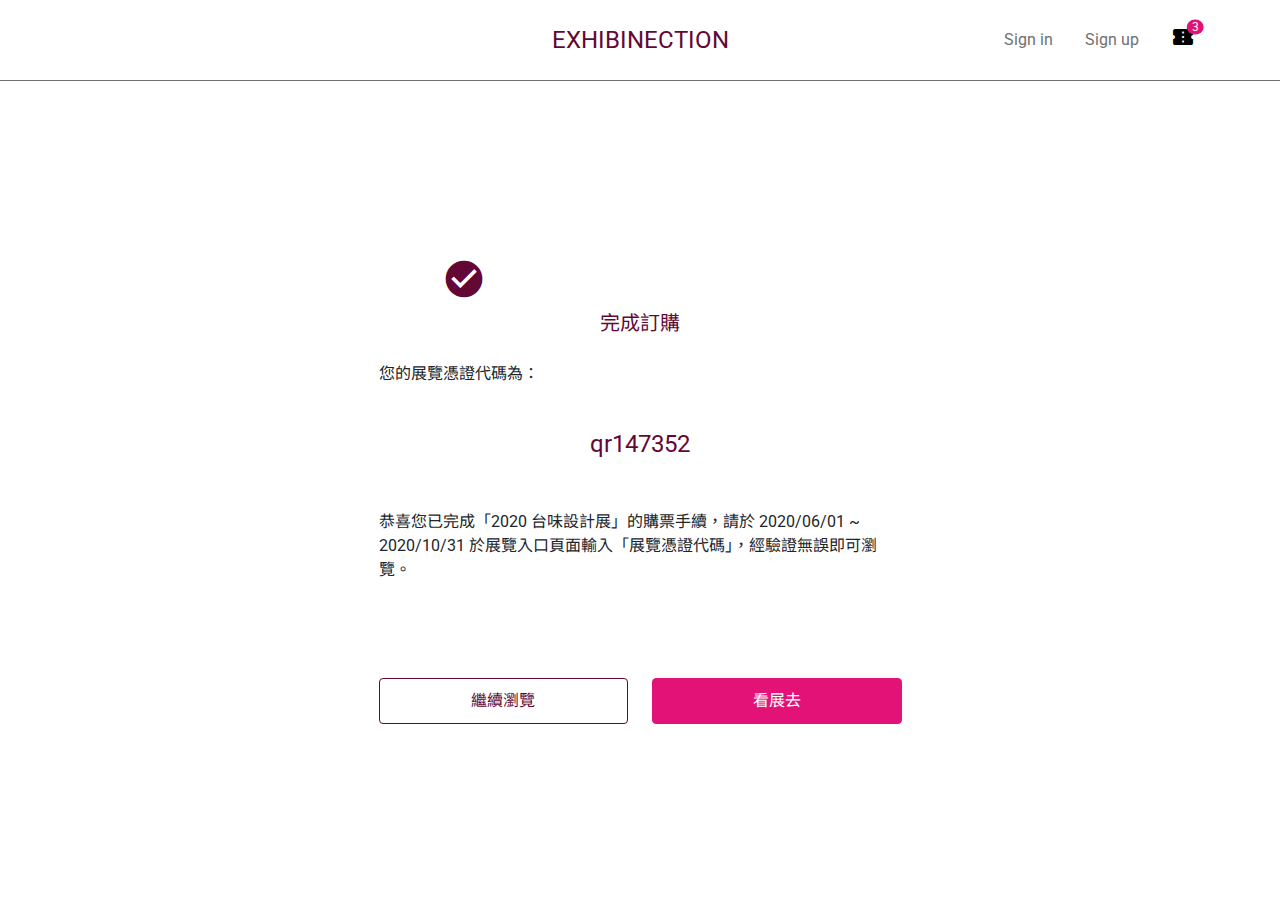
<file: paymentCompleted.html>
<!DOCTYPE html>
<html lang="en">

  <head>
    <meta charset="UTF-8">
    <meta name="viewport" content="width=device-width, initial-scale=1.0">
    <meta http-equiv="X-UA-Compatible" content="ie=edge">
    <title>付款完成</title>
    <link href="https://fonts.googleapis.com/css?family=Material+Icons|Material+Icons+Outlined|Material+Icons+Two+Tone|Material+Icons+Round|Material+Icons+Sharp" rel="stylesheet">
    <link rel="stylesheet" href="https://cdnjs.cloudflare.com/ajax/libs/font-awesome/5.13.0/css/all.min.css" />
    <link rel="icon" href="./assets/images/palette_black_24dp.svg">
    <!-- AOS -->
    <link rel="stylesheet" href="https://unpkg.com/aos@next/dist/aos.css" />
    <!-- Swiper -->
    <link href="https://unpkg.com/swiper/swiper-bundle.min.css" rel="stylesheet" />
    <link rel="stylesheet" href="./assets/style/all.css">
  </head>

  <body>
    <header class="position-sticky top-0 bg-white z-500">
  <nav class="navbar navbar-expand-lg navbar-light outline py-lg-s">
    <div class="container">
      <button class="navbar-toggler" type="button" data-bs-toggle="collapse" data-bs-target="#navbarSupportedContent"
        aria-controls="navbarSupportedContent" aria-expanded="false" aria-label="Toggle navigation">
        <span class="navbar-toggler-icon"></span>
      </button>
      <h1 class="navbar-brand d-none d-s-block position-lg-absolute top-50 start-50 translate-middle-lg">
        <a class="fs-m fs-md-4 fs-sm-2 link-primary logo-hover" href="./index.html">EXHIBINECTION</a>
      </h1>
      <a class="position-relative order-lg-3 cartIcon-hover ps-2" data-bs-toggle="offcanvas" data-bs-target="#offcanvasWithBothOptions" aria-controls="#offcanvasWithBothOptions" role="button">
        <span class="material-icons fs-4">
          confirmation_number
        </span>
        <span class="position-absolute top-s translate-middle badge bg-secondary fs-1">3</span>
      </a>
      <div class="collapse navbar-collapse" id="navbarSupportedContent">
        <ul class="navbar-nav d-flex justify-content-md-end w-100 mb-2 mb-lg-0">
          <li class="nav-item">
            <a class="nav-link" aria-current="page" href="#">Sign in</a>
          </li>
          <li class="nav-item">
            <a class="nav-link" href="#">Sign up</a>
          </li>
        </ul>
      </div>
    </div>
  </nav>
</header>

<div class="offcanvas offcanvas-end mt-xl mt-lg-8 p-2 p-sm-4" data-bs-scroll="true" tabindex="-1" id="offcanvasWithBothOptions" aria-labelledby="offcanvasWithBothOptionsLabel">
  <div class="offcanvas-header p-0">
    <h2 class="offcanvas-title text-white fs-6 fw-bold mb-xs" id="offcanvasExampleLabel">Cart List</h5>
  </div>
  <ul class="offcanvas-body scrollbar p-xxs mb-s">
    <li class="card mb-1 mb-sm-xs">
      <div class="card-title">
        <button type="button" class="btn-close text-reset" data-bs-dismiss="offcanvas" aria-label="Close"></button>
      </div>
      <div class="card-body px-2 px-sm-4 pt-0 pb-2 pb-sm-4">
        <div class="d-flex justify-content-between align-items-center">
          <div class="d-flex">
            <img src="./assets/images/alina-grubnyak-R84Oy89aNKs-unsplash.jpg" alt="台味設計展" class="img h-xs w-s me-2">
            <div>
              <h3 class="fs-2 fw-bold mb-xxs">
                2020 台味設計展
              </h3>
              <p class="fw-medium mb-xxs">01 JUN — 31 OCT</p>
              <p class="text-dark mb-s">
                全票
              </p>
              <span class="fw-bold fs-3">NT$350</span>
            </div>
          </div>
          <div class="d-flex flex-sm-row w-xs w-sm-25">
            <button class="btn btn-outline-dark border-0 p-0" type="button"><i class="material-icons d-block">remove</i></button>
            <input type="text" class="form-control text-center border-white fs-3 p-0" placeholder="01" aria-label="Recipient's username with two button addons">
            <button class="btn btn-outline-dark border-0 p-0" type="button"><i class="material-icons d-block">add</i></button>
          </div>
        </div>
      </div>
    </li>
    <li class="card mb-1 mb-sm-xs">
      <div class="card-title">
      <!-- <button type="button" class="btn-close text-reset" data-bs-dismiss="offcanvas" aria-label="Close"></button> -->
        <button type="button" class="btn-close text-reset" data-bs-dismiss="offcanvas" aria-label="Close"></button>
      </div>
      <div class="card-body px-2 px-sm-4 pt-0 pb-2 pb-sm-4">
        <div class="d-flex justify-content-between align-items-center">
          <div class="d-flex">
            <img src="./assets/images/michel-catalisano--a0D9LpcKV8-unsplash.jpg" alt="台味設計展" class="img h-xs w-s me-2">
            <div>
              <h3 class="fs-2 fw-bold mb-xxs">
                No.22 線上設計展
              </h3>
              <p class="fw-medium mb-xxs">01 JUN — 31 OCT</p>
              <p class="text-dark mb-s">
                全票
              </p>
              <span class="fw-bold fs-3">NT$350</span>
            </div>
          </div>
          <div class="d-flex flex-column flex-sm-row w-xs w-sm-25">
            <button class="btn btn-outline-dark border-0 p-0" type="button"><i class="material-icons d-block">remove</i></button>
            <input type="text" class="form-control text-center border-white fs-3 p-0" placeholder="01" aria-label="Recipient's username with two button addons">
            <button class="btn btn-outline-dark border-0 p-0" type="button"><i class="material-icons d-block">add</i></button>
          </div>
        </div>
      </div>
    </li>
    <li class="card mb-1 mb-sm-xs">
      <div class="card-title">
        <button type="button" class="btn-close text-reset" data-bs-dismiss="offcanvas" aria-label="Close"></button>
      </div>
      <div class="card-body px-2 px-sm-4 pt-0 pb-2 pb-sm-4">
        <div class="d-flex justify-content-between align-items-center">
          <div class="d-flex">
            <img src="./assets/images/moralis-tsai-8xsktFRw28I-unsplash.jpg" alt="台味設計展" class="img h-xs w-s me-2">
            <div>
              <h3 class="fs-2 fw-bold mb-xxs">
                高雄設計節
              </h3>
              <p class="fw-medium mb-xxs">01 JUN — 31 OCT</p>
              <p class="text-dark mb-s">
                全票
              </p>
              <span class="fw-bold fs-3">NT$350</span>
            </div>
          </div>
          <div class="d-flex flex-column flex-sm-row w-xs w-sm-25">
            <button class="btn btn-outline-dark border-0 p-0" type="button"><i class="material-icons d-block">remove</i></button>
            <input type="text" class="form-control text-center border-white fs-3 p-0" placeholder="01" aria-label="Recipient's username with two button addons">
            <button class="btn btn-outline-dark border-0 p-0" type="button"><i class="material-icons d-block">add</i></button>
          </div>
        </div>
      </div>
    </li>
  </ul>
  <!-- offcanvas-footer -->
  <div class="d-flex justify-content-between align-items-center">
    <p class="text-white fs-m fw-medium">
      <span class="me-3">小計</span>
      NT$1050
    </p>
    <a href="./cart.html" class="bg-white rounded"><button class="btn btn-outline-primary border-white px-3">前往結帳</button></a>
  </div>
</div>

    
<main class="container">
  <div class="row min-vh-cart align-items-center py-5 p-md-m">
    <div class="col-md-8 col-lg-6 mx-auto">
      <div class="text-center text-primary mb-3">
        <span class="material-icons fs-l">check_circle_outline</span>
        <p class="fs-3">完成訂購</p>
      </div>
      <p class="mb-5">您的展覽憑證代碼為：</p>
      <p class="text-center fs-4 text-primary mb-5 mb-md-6">qr147352</p>
      <p class="mb-8 mb-md-9">
        恭喜您已完成「2020 台味設計展」的購票手續，請於 2020/06/01 ~ 2020/10/31 於展覽入口頁面輸入「展覽憑證代碼」，經驗證無誤即可瀏覽。
      </p>
      <div class="row">
        <div class="col-6">
          <a href="index.html" class="btn btn-outline-primary w-100">繼續瀏覽</a>
        </div>
        <div class="col-6">
          <a href="design.html" class="btn btn-secondary w-100">看展去</a>
        </div>
      </div>
    </div>
  </div>
</main>
    <footer hidden  >
      <div class="footer-banner bga-lg-fixed d-flex flex-column justify-content-end pb-ml">
        <div class="container">
          <h4 class="text-white fs-4 fs-sm-6 fw-bold mb-m mb-sm-xs" data-aos="fade-right" data-aos-duration="1300">想收到展覽的最新消息嗎？<br>快訂閱我們！</h4>
          <div class="row" data-aos="fade" data-aos-duration="1300">
            <div class="col-md-4">
              <div class="input-group">
                <input type="text" class="form-control" placeholder="輸入您的電子信箱" aria-label="輸入您的電子信箱" aria-describedby="button-addon2">
                <button class="btn btn-secondary py-xs px-l" type="button" id="button-addon2">訂閱</button>
              </div>
            </div>
          </div>
        </div>
      </div>
      <div class="container d-flex justify-content-start justify-content-sm-center justify-content-md-between" data-aos="zoom-in" data-aos-duration="1300" data-aos-offset="0" data-aos-delay="100">
        <div class="d-sm-flex align-items-center py-m">
          <h3 class="me-2"><a href="index.html" class="fs-m fs-sm-4 text-black">EXHIBINECTION</a></h3>
          <span class="fs-2">© 2020. All Rights Reserved.</span>
        </div>
        <ul class="nav d-none d-md-flex py-m">
          <li class="nav-item">
            <a class="nav-link px-1 px-md-xs" aria-current="page" href="#">Sign in</a>
          </li>
          <li class="nav-item">
            <a class="nav-link px-1 px-md-xs" href="#">Sign up</a>
          </li>
        </ul>
      </div>
    </footer>

    
    <!-- AOS -->
    <script src="https://unpkg.com/aos@next/dist/aos.js"></script>
    <script>
      AOS.init({
        once: true,
      });
    </script>
    <!-- swiper -->
    <script src="https://unpkg.com/swiper/swiper-bundle.min.js"></script>
    <script src="./assets/js/vendors.js"></script>
    <script src="./assets/js/all.js"></script>
  </body>

</html>
</file>
<file: assets/style/all.css>
@import url("https://fonts.googleapis.com/css2?family=Noto+Sans+TC:wght@300;400;500;700&family=Roboto:wght@300;400;500;700&display=swap");
/*!
 * Bootstrap v5.0.2 (https://getbootstrap.com/)
 * Copyright 2011-2021 The Bootstrap Authors
 * Copyright 2011-2021 Twitter, Inc.
 * Licensed under MIT (https://github.com/twbs/bootstrap/blob/main/LICENSE)
 */
:root {
  --bs-blue: #0d6efd;
  --bs-indigo: #6610f2;
  --bs-purple: #6f42c1;
  --bs-pink: #d63384;
  --bs-red: #dc3545;
  --bs-orange: #fd7e14;
  --bs-yellow: #ffc107;
  --bs-green: #198754;
  --bs-teal: #20c997;
  --bs-cyan: #0dcaf0;
  --bs-white: #ffffff;
  --bs-gray: #6c757d;
  --bs-gray-dark: #343a40;
  --bs-primary: #630834;
  --bs-secondary: #E31277;
  --bs-gray: #707070;
  --bs-danger: #190014CC;
  --bs-light: #E9ECEF;
  --bs-dark: #373A3C;
  --bs-white: #ffffff;
  --bs-black: #000000;
  --bs-font-sans-serif: system-ui, -apple-system, "Segoe UI", Roboto, "Helvetica Neue", Arial, "Noto Sans", "Liberation Sans", sans-serif, "Apple Color Emoji", "Segoe UI Emoji", "Segoe UI Symbol", "Noto Color Emoji";
  --bs-font-monospace: SFMono-Regular, Menlo, Monaco, Consolas, "Liberation Mono", "Courier New", monospace;
  --bs-gradient: linear-gradient(180deg, rgba(255, 255, 255, 0.15), rgba(255, 255, 255, 0));
}

*,
*::before,
*::after {
  -webkit-box-sizing: border-box;
          box-sizing: border-box;
}

@media (prefers-reduced-motion: no-preference) {
  :root {
    scroll-behavior: smooth;
  }
}

body {
  margin: 0;
  font-family: var(--bs-font-sans-serif);
  font-size: 1rem;
  font-weight: 400;
  line-height: 1.5;
  color: #212529;
  background-color: #ffffff;
  -webkit-text-size-adjust: 100%;
  -webkit-tap-highlight-color: rgba(0, 0, 0, 0);
}

hr {
  margin: 1rem 0;
  color: inherit;
  background-color: currentColor;
  border: 0;
  opacity: 0.25;
}

hr:not([size]) {
  height: 1px;
}

h1, .h1, h2, .h2, h3, .h3, h4, .h4, h5, .h5, h6, .h6 {
  margin-top: 0;
  margin-bottom: 0;
  font-weight: 400;
  line-height: 1.5;
}

h1, .h1 {
  font-size: calc(1.375rem + 1.5vw);
}

@media (min-width: 1200px) {
  h1, .h1 {
    font-size: 2.5rem;
  }
}

h2, .h2 {
  font-size: calc(1.325rem + 0.9vw);
}

@media (min-width: 1200px) {
  h2, .h2 {
    font-size: 2rem;
  }
}

h3, .h3 {
  font-size: calc(1.3rem + 0.6vw);
}

@media (min-width: 1200px) {
  h3, .h3 {
    font-size: 1.75rem;
  }
}

h4, .h4 {
  font-size: calc(1.275rem + 0.3vw);
}

@media (min-width: 1200px) {
  h4, .h4 {
    font-size: 1.5rem;
  }
}

h5, .h5 {
  font-size: 1.25rem;
}

h6, .h6 {
  font-size: 1rem;
}

p {
  margin-top: 0;
  margin-bottom: 1rem;
}

abbr[title],
abbr[data-bs-original-title] {
  -webkit-text-decoration: underline dotted;
          text-decoration: underline dotted;
  cursor: help;
  -webkit-text-decoration-skip-ink: none;
          text-decoration-skip-ink: none;
}

address {
  margin-bottom: 1rem;
  font-style: normal;
  line-height: inherit;
}

ol,
ul {
  padding-left: 2rem;
}

ol,
ul,
dl {
  margin-top: 0;
  margin-bottom: 1rem;
}

ol ol,
ul ul,
ol ul,
ul ol {
  margin-bottom: 0;
}

dt {
  font-weight: 700;
}

dd {
  margin-bottom: .5rem;
  margin-left: 0;
}

blockquote {
  margin: 0 0 1rem;
}

b,
strong {
  font-weight: bolder;
}

small, .small {
  font-size: 0.875em;
}

mark, .mark {
  padding: 0.2em;
  background-color: #fcf8e3;
}

sub,
sup {
  position: relative;
  font-size: 0.75em;
  line-height: 0;
  vertical-align: baseline;
}

sub {
  bottom: -.25em;
}

sup {
  top: -.5em;
}

a {
  color: #707070;
  text-decoration: none;
}

a:hover {
  color: #630834;
}

a:not([href]):not([class]), a:not([href]):not([class]):hover {
  color: inherit;
  text-decoration: none;
}

pre,
code,
kbd,
samp {
  font-family: var(--bs-font-monospace);
  font-size: 1em;
  direction: ltr /* rtl:ignore */;
  unicode-bidi: bidi-override;
}

pre {
  display: block;
  margin-top: 0;
  margin-bottom: 1rem;
  overflow: auto;
  font-size: 0.875em;
}

pre code {
  font-size: inherit;
  color: inherit;
  word-break: normal;
}

code {
  font-size: 0.875em;
  color: #d63384;
  word-wrap: break-word;
}

a > code {
  color: inherit;
}

kbd {
  padding: 0.2rem 0.4rem;
  font-size: 0.875em;
  color: #ffffff;
  background-color: #212529;
  border-radius: 0.2rem;
}

kbd kbd {
  padding: 0;
  font-size: 1em;
  font-weight: 700;
}

figure {
  margin: 0 0 1rem;
}

img,
svg {
  vertical-align: middle;
}

table {
  caption-side: bottom;
  border-collapse: collapse;
}

caption {
  padding-top: 0.5rem;
  padding-bottom: 0.5rem;
  color: #6c757d;
  text-align: left;
}

th {
  text-align: inherit;
  text-align: -webkit-match-parent;
}

thead,
tbody,
tfoot,
tr,
td,
th {
  border-color: inherit;
  border-style: solid;
  border-width: 0;
}

label {
  display: inline-block;
}

button {
  border-radius: 0;
}

button:focus:not(:focus-visible) {
  outline: 0;
}

input,
button,
select,
optgroup,
textarea {
  margin: 0;
  font-family: inherit;
  font-size: inherit;
  line-height: inherit;
}

button,
select {
  text-transform: none;
}

[role="button"] {
  cursor: pointer;
}

select {
  word-wrap: normal;
}

select:disabled {
  opacity: 1;
}

[list]::-webkit-calendar-picker-indicator {
  display: none;
}

button,
[type="button"],
[type="reset"],
[type="submit"] {
  -webkit-appearance: button;
}

button:not(:disabled),
[type="button"]:not(:disabled),
[type="reset"]:not(:disabled),
[type="submit"]:not(:disabled) {
  cursor: pointer;
}

::-moz-focus-inner {
  padding: 0;
  border-style: none;
}

textarea {
  resize: vertical;
}

fieldset {
  min-width: 0;
  padding: 0;
  margin: 0;
  border: 0;
}

legend {
  float: left;
  width: 100%;
  padding: 0;
  margin-bottom: 0.5rem;
  font-size: calc(1.275rem + 0.3vw);
  line-height: inherit;
}

@media (min-width: 1200px) {
  legend {
    font-size: 1.5rem;
  }
}

legend + * {
  clear: left;
}

::-webkit-datetime-edit-fields-wrapper,
::-webkit-datetime-edit-text,
::-webkit-datetime-edit-minute,
::-webkit-datetime-edit-hour-field,
::-webkit-datetime-edit-day-field,
::-webkit-datetime-edit-month-field,
::-webkit-datetime-edit-year-field {
  padding: 0;
}

::-webkit-inner-spin-button {
  height: auto;
}

[type="search"] {
  outline-offset: -2px;
  -webkit-appearance: textfield;
}

/* rtl:raw:
[type="tel"],
[type="url"],
[type="email"],
[type="number"] {
  direction: ltr;
}
*/
::-webkit-search-decoration {
  -webkit-appearance: none;
}

::-webkit-color-swatch-wrapper {
  padding: 0;
}

::file-selector-button {
  font: inherit;
}

::-webkit-file-upload-button {
  font: inherit;
  -webkit-appearance: button;
}

output {
  display: inline-block;
}

iframe {
  border: 0;
}

summary {
  display: list-item;
  cursor: pointer;
}

progress {
  vertical-align: baseline;
}

[hidden] {
  display: none !important;
}

.lead {
  font-size: 1.25rem;
  font-weight: 300;
}

.display-1 {
  font-size: calc(1.625rem + 4.5vw);
  font-weight: 300;
  line-height: 1.5;
}

@media (min-width: 1200px) {
  .display-1 {
    font-size: 5rem;
  }
}

.display-2 {
  font-size: calc(1.575rem + 3.9vw);
  font-weight: 300;
  line-height: 1.5;
}

@media (min-width: 1200px) {
  .display-2 {
    font-size: 4.5rem;
  }
}

.display-3 {
  font-size: calc(1.525rem + 3.3vw);
  font-weight: 300;
  line-height: 1.5;
}

@media (min-width: 1200px) {
  .display-3 {
    font-size: 4rem;
  }
}

.display-4 {
  font-size: calc(1.475rem + 2.7vw);
  font-weight: 300;
  line-height: 1.5;
}

@media (min-width: 1200px) {
  .display-4 {
    font-size: 3.5rem;
  }
}

.display-5 {
  font-size: calc(1.425rem + 2.1vw);
  font-weight: 300;
  line-height: 1.5;
}

@media (min-width: 1200px) {
  .display-5 {
    font-size: 3rem;
  }
}

.display-6 {
  font-size: calc(1.375rem + 1.5vw);
  font-weight: 300;
  line-height: 1.5;
}

@media (min-width: 1200px) {
  .display-6 {
    font-size: 2.5rem;
  }
}

.list-unstyled {
  padding-left: 0;
  list-style: none;
}

.list-inline {
  padding-left: 0;
  list-style: none;
}

.list-inline-item {
  display: inline-block;
}

.list-inline-item:not(:last-child) {
  margin-right: 0.5rem;
}

.initialism {
  font-size: 0.875em;
  text-transform: uppercase;
}

.blockquote {
  margin-bottom: 1rem;
  font-size: 1.25rem;
}

.blockquote > :last-child {
  margin-bottom: 0;
}

.blockquote-footer {
  margin-top: -1rem;
  margin-bottom: 1rem;
  font-size: 0.875em;
  color: #6c757d;
}

.blockquote-footer::before {
  content: "\2014\00A0";
}

.img-fluid {
  max-width: 100%;
  height: auto;
}

.img-thumbnail {
  padding: 0.25rem;
  background-color: #ffffff;
  border: 1px solid #CED4DA;
  border-radius: 0.25rem;
  max-width: 100%;
  height: auto;
}

.figure {
  display: inline-block;
}

.figure-img {
  margin-bottom: 0.5rem;
  line-height: 1;
}

.figure-caption {
  font-size: 0.875em;
  color: #6c757d;
}

.container,
.container-fluid,
.container-sm,
.container-md,
.container-lg,
.container-xl,
.container-xxl {
  width: 100%;
  padding-right: var(--bs-gutter-x, 0.9375rem);
  padding-left: var(--bs-gutter-x, 0.9375rem);
  margin-right: auto;
  margin-left: auto;
}

@media (min-width: 576px) {
  .container, .container-s, .container-sm {
    max-width: 540px;
  }
}

@media (min-width: 768px) {
  .container, .container-s, .container-sm, .container-md {
    max-width: 720px;
  }
}

@media (min-width: 992px) {
  .container, .container-s, .container-sm, .container-md, .container-lg {
    max-width: 960px;
  }
}

@media (min-width: 1200px) {
  .container, .container-s, .container-sm, .container-md, .container-lg, .container-xl {
    max-width: 1140px;
  }
}

@media (min-width: 1400px) {
  .container, .container-s, .container-sm, .container-md, .container-lg, .container-xl, .container-xxl {
    max-width: 1320px;
  }
}

.row {
  --bs-gutter-x: 1.5rem;
  --bs-gutter-y: 0;
  display: -webkit-box;
  display: -ms-flexbox;
  display: flex;
  -ms-flex-wrap: wrap;
      flex-wrap: wrap;
  margin-top: calc(var(--bs-gutter-y) * -1);
  margin-right: calc(var(--bs-gutter-x) * -.5);
  margin-left: calc(var(--bs-gutter-x) * -.5);
}

.row > * {
  -ms-flex-negative: 0;
      flex-shrink: 0;
  width: 100%;
  max-width: 100%;
  padding-right: calc(var(--bs-gutter-x) * .5);
  padding-left: calc(var(--bs-gutter-x) * .5);
  margin-top: var(--bs-gutter-y);
}

.col {
  -webkit-box-flex: 1;
      -ms-flex: 1 0 0%;
          flex: 1 0 0%;
}

.row-cols-auto > * {
  -webkit-box-flex: 0;
      -ms-flex: 0 0 auto;
          flex: 0 0 auto;
  width: auto;
}

.row-cols-1 > * {
  -webkit-box-flex: 0;
      -ms-flex: 0 0 auto;
          flex: 0 0 auto;
  width: 100%;
}

.row-cols-2 > * {
  -webkit-box-flex: 0;
      -ms-flex: 0 0 auto;
          flex: 0 0 auto;
  width: 50%;
}

.row-cols-3 > * {
  -webkit-box-flex: 0;
      -ms-flex: 0 0 auto;
          flex: 0 0 auto;
  width: 33.33333%;
}

.row-cols-4 > * {
  -webkit-box-flex: 0;
      -ms-flex: 0 0 auto;
          flex: 0 0 auto;
  width: 25%;
}

.row-cols-5 > * {
  -webkit-box-flex: 0;
      -ms-flex: 0 0 auto;
          flex: 0 0 auto;
  width: 20%;
}

.row-cols-6 > * {
  -webkit-box-flex: 0;
      -ms-flex: 0 0 auto;
          flex: 0 0 auto;
  width: 16.66667%;
}

@media (min-width: 375px) {
  .col-s {
    -webkit-box-flex: 1;
        -ms-flex: 1 0 0%;
            flex: 1 0 0%;
  }
  .row-cols-s-auto > * {
    -webkit-box-flex: 0;
        -ms-flex: 0 0 auto;
            flex: 0 0 auto;
    width: auto;
  }
  .row-cols-s-1 > * {
    -webkit-box-flex: 0;
        -ms-flex: 0 0 auto;
            flex: 0 0 auto;
    width: 100%;
  }
  .row-cols-s-2 > * {
    -webkit-box-flex: 0;
        -ms-flex: 0 0 auto;
            flex: 0 0 auto;
    width: 50%;
  }
  .row-cols-s-3 > * {
    -webkit-box-flex: 0;
        -ms-flex: 0 0 auto;
            flex: 0 0 auto;
    width: 33.33333%;
  }
  .row-cols-s-4 > * {
    -webkit-box-flex: 0;
        -ms-flex: 0 0 auto;
            flex: 0 0 auto;
    width: 25%;
  }
  .row-cols-s-5 > * {
    -webkit-box-flex: 0;
        -ms-flex: 0 0 auto;
            flex: 0 0 auto;
    width: 20%;
  }
  .row-cols-s-6 > * {
    -webkit-box-flex: 0;
        -ms-flex: 0 0 auto;
            flex: 0 0 auto;
    width: 16.66667%;
  }
}

@media (min-width: 576px) {
  .col-sm {
    -webkit-box-flex: 1;
        -ms-flex: 1 0 0%;
            flex: 1 0 0%;
  }
  .row-cols-sm-auto > * {
    -webkit-box-flex: 0;
        -ms-flex: 0 0 auto;
            flex: 0 0 auto;
    width: auto;
  }
  .row-cols-sm-1 > * {
    -webkit-box-flex: 0;
        -ms-flex: 0 0 auto;
            flex: 0 0 auto;
    width: 100%;
  }
  .row-cols-sm-2 > * {
    -webkit-box-flex: 0;
        -ms-flex: 0 0 auto;
            flex: 0 0 auto;
    width: 50%;
  }
  .row-cols-sm-3 > * {
    -webkit-box-flex: 0;
        -ms-flex: 0 0 auto;
            flex: 0 0 auto;
    width: 33.33333%;
  }
  .row-cols-sm-4 > * {
    -webkit-box-flex: 0;
        -ms-flex: 0 0 auto;
            flex: 0 0 auto;
    width: 25%;
  }
  .row-cols-sm-5 > * {
    -webkit-box-flex: 0;
        -ms-flex: 0 0 auto;
            flex: 0 0 auto;
    width: 20%;
  }
  .row-cols-sm-6 > * {
    -webkit-box-flex: 0;
        -ms-flex: 0 0 auto;
            flex: 0 0 auto;
    width: 16.66667%;
  }
}

@media (min-width: 768px) {
  .col-md {
    -webkit-box-flex: 1;
        -ms-flex: 1 0 0%;
            flex: 1 0 0%;
  }
  .row-cols-md-auto > * {
    -webkit-box-flex: 0;
        -ms-flex: 0 0 auto;
            flex: 0 0 auto;
    width: auto;
  }
  .row-cols-md-1 > * {
    -webkit-box-flex: 0;
        -ms-flex: 0 0 auto;
            flex: 0 0 auto;
    width: 100%;
  }
  .row-cols-md-2 > * {
    -webkit-box-flex: 0;
        -ms-flex: 0 0 auto;
            flex: 0 0 auto;
    width: 50%;
  }
  .row-cols-md-3 > * {
    -webkit-box-flex: 0;
        -ms-flex: 0 0 auto;
            flex: 0 0 auto;
    width: 33.33333%;
  }
  .row-cols-md-4 > * {
    -webkit-box-flex: 0;
        -ms-flex: 0 0 auto;
            flex: 0 0 auto;
    width: 25%;
  }
  .row-cols-md-5 > * {
    -webkit-box-flex: 0;
        -ms-flex: 0 0 auto;
            flex: 0 0 auto;
    width: 20%;
  }
  .row-cols-md-6 > * {
    -webkit-box-flex: 0;
        -ms-flex: 0 0 auto;
            flex: 0 0 auto;
    width: 16.66667%;
  }
}

@media (min-width: 992px) {
  .col-lg {
    -webkit-box-flex: 1;
        -ms-flex: 1 0 0%;
            flex: 1 0 0%;
  }
  .row-cols-lg-auto > * {
    -webkit-box-flex: 0;
        -ms-flex: 0 0 auto;
            flex: 0 0 auto;
    width: auto;
  }
  .row-cols-lg-1 > * {
    -webkit-box-flex: 0;
        -ms-flex: 0 0 auto;
            flex: 0 0 auto;
    width: 100%;
  }
  .row-cols-lg-2 > * {
    -webkit-box-flex: 0;
        -ms-flex: 0 0 auto;
            flex: 0 0 auto;
    width: 50%;
  }
  .row-cols-lg-3 > * {
    -webkit-box-flex: 0;
        -ms-flex: 0 0 auto;
            flex: 0 0 auto;
    width: 33.33333%;
  }
  .row-cols-lg-4 > * {
    -webkit-box-flex: 0;
        -ms-flex: 0 0 auto;
            flex: 0 0 auto;
    width: 25%;
  }
  .row-cols-lg-5 > * {
    -webkit-box-flex: 0;
        -ms-flex: 0 0 auto;
            flex: 0 0 auto;
    width: 20%;
  }
  .row-cols-lg-6 > * {
    -webkit-box-flex: 0;
        -ms-flex: 0 0 auto;
            flex: 0 0 auto;
    width: 16.66667%;
  }
}

@media (min-width: 1200px) {
  .col-xl {
    -webkit-box-flex: 1;
        -ms-flex: 1 0 0%;
            flex: 1 0 0%;
  }
  .row-cols-xl-auto > * {
    -webkit-box-flex: 0;
        -ms-flex: 0 0 auto;
            flex: 0 0 auto;
    width: auto;
  }
  .row-cols-xl-1 > * {
    -webkit-box-flex: 0;
        -ms-flex: 0 0 auto;
            flex: 0 0 auto;
    width: 100%;
  }
  .row-cols-xl-2 > * {
    -webkit-box-flex: 0;
        -ms-flex: 0 0 auto;
            flex: 0 0 auto;
    width: 50%;
  }
  .row-cols-xl-3 > * {
    -webkit-box-flex: 0;
        -ms-flex: 0 0 auto;
            flex: 0 0 auto;
    width: 33.33333%;
  }
  .row-cols-xl-4 > * {
    -webkit-box-flex: 0;
        -ms-flex: 0 0 auto;
            flex: 0 0 auto;
    width: 25%;
  }
  .row-cols-xl-5 > * {
    -webkit-box-flex: 0;
        -ms-flex: 0 0 auto;
            flex: 0 0 auto;
    width: 20%;
  }
  .row-cols-xl-6 > * {
    -webkit-box-flex: 0;
        -ms-flex: 0 0 auto;
            flex: 0 0 auto;
    width: 16.66667%;
  }
}

@media (min-width: 1400px) {
  .col-xxl {
    -webkit-box-flex: 1;
        -ms-flex: 1 0 0%;
            flex: 1 0 0%;
  }
  .row-cols-xxl-auto > * {
    -webkit-box-flex: 0;
        -ms-flex: 0 0 auto;
            flex: 0 0 auto;
    width: auto;
  }
  .row-cols-xxl-1 > * {
    -webkit-box-flex: 0;
        -ms-flex: 0 0 auto;
            flex: 0 0 auto;
    width: 100%;
  }
  .row-cols-xxl-2 > * {
    -webkit-box-flex: 0;
        -ms-flex: 0 0 auto;
            flex: 0 0 auto;
    width: 50%;
  }
  .row-cols-xxl-3 > * {
    -webkit-box-flex: 0;
        -ms-flex: 0 0 auto;
            flex: 0 0 auto;
    width: 33.33333%;
  }
  .row-cols-xxl-4 > * {
    -webkit-box-flex: 0;
        -ms-flex: 0 0 auto;
            flex: 0 0 auto;
    width: 25%;
  }
  .row-cols-xxl-5 > * {
    -webkit-box-flex: 0;
        -ms-flex: 0 0 auto;
            flex: 0 0 auto;
    width: 20%;
  }
  .row-cols-xxl-6 > * {
    -webkit-box-flex: 0;
        -ms-flex: 0 0 auto;
            flex: 0 0 auto;
    width: 16.66667%;
  }
}

.col-auto {
  -webkit-box-flex: 0;
      -ms-flex: 0 0 auto;
          flex: 0 0 auto;
  width: auto;
}

.col-1 {
  -webkit-box-flex: 0;
      -ms-flex: 0 0 auto;
          flex: 0 0 auto;
  width: 8.33333%;
}

.col-2 {
  -webkit-box-flex: 0;
      -ms-flex: 0 0 auto;
          flex: 0 0 auto;
  width: 16.66667%;
}

.col-3 {
  -webkit-box-flex: 0;
      -ms-flex: 0 0 auto;
          flex: 0 0 auto;
  width: 25%;
}

.col-4 {
  -webkit-box-flex: 0;
      -ms-flex: 0 0 auto;
          flex: 0 0 auto;
  width: 33.33333%;
}

.col-5 {
  -webkit-box-flex: 0;
      -ms-flex: 0 0 auto;
          flex: 0 0 auto;
  width: 41.66667%;
}

.col-6 {
  -webkit-box-flex: 0;
      -ms-flex: 0 0 auto;
          flex: 0 0 auto;
  width: 50%;
}

.col-7 {
  -webkit-box-flex: 0;
      -ms-flex: 0 0 auto;
          flex: 0 0 auto;
  width: 58.33333%;
}

.col-8 {
  -webkit-box-flex: 0;
      -ms-flex: 0 0 auto;
          flex: 0 0 auto;
  width: 66.66667%;
}

.col-9 {
  -webkit-box-flex: 0;
      -ms-flex: 0 0 auto;
          flex: 0 0 auto;
  width: 75%;
}

.col-10 {
  -webkit-box-flex: 0;
      -ms-flex: 0 0 auto;
          flex: 0 0 auto;
  width: 83.33333%;
}

.col-11 {
  -webkit-box-flex: 0;
      -ms-flex: 0 0 auto;
          flex: 0 0 auto;
  width: 91.66667%;
}

.col-12 {
  -webkit-box-flex: 0;
      -ms-flex: 0 0 auto;
          flex: 0 0 auto;
  width: 100%;
}

.offset-1 {
  margin-left: 8.33333%;
}

.offset-2 {
  margin-left: 16.66667%;
}

.offset-3 {
  margin-left: 25%;
}

.offset-4 {
  margin-left: 33.33333%;
}

.offset-5 {
  margin-left: 41.66667%;
}

.offset-6 {
  margin-left: 50%;
}

.offset-7 {
  margin-left: 58.33333%;
}

.offset-8 {
  margin-left: 66.66667%;
}

.offset-9 {
  margin-left: 75%;
}

.offset-10 {
  margin-left: 83.33333%;
}

.offset-11 {
  margin-left: 91.66667%;
}

.g-0,
.gx-0 {
  --bs-gutter-x: 0;
}

.g-0,
.gy-0 {
  --bs-gutter-y: 0;
}

.g-xxs,
.gx-xxs {
  --bs-gutter-x: 0.25rem;
}

.g-xxs,
.gy-xxs {
  --bs-gutter-y: 0.25rem;
}

.g-xs,
.gx-xs {
  --bs-gutter-x: 0.75rem;
}

.g-xs,
.gy-xs {
  --bs-gutter-y: 0.75rem;
}

.g-s,
.gx-s {
  --bs-gutter-x: 0.875rem;
}

.g-s,
.gy-s {
  --bs-gutter-y: 0.875rem;
}

.g-m,
.gx-m {
  --bs-gutter-x: 1.25rem;
}

.g-m,
.gy-m {
  --bs-gutter-y: 1.25rem;
}

.g-ml,
.gx-ml {
  --bs-gutter-x: 2.25rem;
}

.g-ml,
.gy-ml {
  --bs-gutter-y: 2.25rem;
}

.g-mxl,
.gx-mxl {
  --bs-gutter-x: 2.75rem;
}

.g-mxl,
.gy-mxl {
  --bs-gutter-y: 2.75rem;
}

.g-l,
.gx-l {
  --bs-gutter-x: 3.375rem;
}

.g-l,
.gy-l {
  --bs-gutter-y: 3.375rem;
}

.g-xl,
.gx-xl {
  --bs-gutter-x: 3.75rem;
}

.g-xl,
.gy-xl {
  --bs-gutter-y: 3.75rem;
}

.g-1,
.gx-1 {
  --bs-gutter-x: 0.5rem;
}

.g-1,
.gy-1 {
  --bs-gutter-y: 0.5rem;
}

.g-2,
.gx-2 {
  --bs-gutter-x: 1rem;
}

.g-2,
.gy-2 {
  --bs-gutter-y: 1rem;
}

.g-3,
.gx-3 {
  --bs-gutter-x: 1.5rem;
}

.g-3,
.gy-3 {
  --bs-gutter-y: 1.5rem;
}

.g-4,
.gx-4 {
  --bs-gutter-x: 2rem;
}

.g-4,
.gy-4 {
  --bs-gutter-y: 2rem;
}

.g-5,
.gx-5 {
  --bs-gutter-x: 2.5rem;
}

.g-5,
.gy-5 {
  --bs-gutter-y: 2.5rem;
}

.g-6,
.gx-6 {
  --bs-gutter-x: 3rem;
}

.g-6,
.gy-6 {
  --bs-gutter-y: 3rem;
}

.g-7,
.gx-7 {
  --bs-gutter-x: 4rem;
}

.g-7,
.gy-7 {
  --bs-gutter-y: 4rem;
}

.g-8,
.gx-8 {
  --bs-gutter-x: 5rem;
}

.g-8,
.gy-8 {
  --bs-gutter-y: 5rem;
}

.g-9,
.gx-9 {
  --bs-gutter-x: 6rem;
}

.g-9,
.gy-9 {
  --bs-gutter-y: 6rem;
}

@media (min-width: 375px) {
  .col-s-auto {
    -webkit-box-flex: 0;
        -ms-flex: 0 0 auto;
            flex: 0 0 auto;
    width: auto;
  }
  .col-s-1 {
    -webkit-box-flex: 0;
        -ms-flex: 0 0 auto;
            flex: 0 0 auto;
    width: 8.33333%;
  }
  .col-s-2 {
    -webkit-box-flex: 0;
        -ms-flex: 0 0 auto;
            flex: 0 0 auto;
    width: 16.66667%;
  }
  .col-s-3 {
    -webkit-box-flex: 0;
        -ms-flex: 0 0 auto;
            flex: 0 0 auto;
    width: 25%;
  }
  .col-s-4 {
    -webkit-box-flex: 0;
        -ms-flex: 0 0 auto;
            flex: 0 0 auto;
    width: 33.33333%;
  }
  .col-s-5 {
    -webkit-box-flex: 0;
        -ms-flex: 0 0 auto;
            flex: 0 0 auto;
    width: 41.66667%;
  }
  .col-s-6 {
    -webkit-box-flex: 0;
        -ms-flex: 0 0 auto;
            flex: 0 0 auto;
    width: 50%;
  }
  .col-s-7 {
    -webkit-box-flex: 0;
        -ms-flex: 0 0 auto;
            flex: 0 0 auto;
    width: 58.33333%;
  }
  .col-s-8 {
    -webkit-box-flex: 0;
        -ms-flex: 0 0 auto;
            flex: 0 0 auto;
    width: 66.66667%;
  }
  .col-s-9 {
    -webkit-box-flex: 0;
        -ms-flex: 0 0 auto;
            flex: 0 0 auto;
    width: 75%;
  }
  .col-s-10 {
    -webkit-box-flex: 0;
        -ms-flex: 0 0 auto;
            flex: 0 0 auto;
    width: 83.33333%;
  }
  .col-s-11 {
    -webkit-box-flex: 0;
        -ms-flex: 0 0 auto;
            flex: 0 0 auto;
    width: 91.66667%;
  }
  .col-s-12 {
    -webkit-box-flex: 0;
        -ms-flex: 0 0 auto;
            flex: 0 0 auto;
    width: 100%;
  }
  .offset-s-0 {
    margin-left: 0;
  }
  .offset-s-1 {
    margin-left: 8.33333%;
  }
  .offset-s-2 {
    margin-left: 16.66667%;
  }
  .offset-s-3 {
    margin-left: 25%;
  }
  .offset-s-4 {
    margin-left: 33.33333%;
  }
  .offset-s-5 {
    margin-left: 41.66667%;
  }
  .offset-s-6 {
    margin-left: 50%;
  }
  .offset-s-7 {
    margin-left: 58.33333%;
  }
  .offset-s-8 {
    margin-left: 66.66667%;
  }
  .offset-s-9 {
    margin-left: 75%;
  }
  .offset-s-10 {
    margin-left: 83.33333%;
  }
  .offset-s-11 {
    margin-left: 91.66667%;
  }
  .g-s-0,
  .gx-s-0 {
    --bs-gutter-x: 0;
  }
  .g-s-0,
  .gy-s-0 {
    --bs-gutter-y: 0;
  }
  .g-s-xxs,
  .gx-s-xxs {
    --bs-gutter-x: 0.25rem;
  }
  .g-s-xxs,
  .gy-s-xxs {
    --bs-gutter-y: 0.25rem;
  }
  .g-s-xs,
  .gx-s-xs {
    --bs-gutter-x: 0.75rem;
  }
  .g-s-xs,
  .gy-s-xs {
    --bs-gutter-y: 0.75rem;
  }
  .g-s-s,
  .gx-s-s {
    --bs-gutter-x: 0.875rem;
  }
  .g-s-s,
  .gy-s-s {
    --bs-gutter-y: 0.875rem;
  }
  .g-s-m,
  .gx-s-m {
    --bs-gutter-x: 1.25rem;
  }
  .g-s-m,
  .gy-s-m {
    --bs-gutter-y: 1.25rem;
  }
  .g-s-ml,
  .gx-s-ml {
    --bs-gutter-x: 2.25rem;
  }
  .g-s-ml,
  .gy-s-ml {
    --bs-gutter-y: 2.25rem;
  }
  .g-s-mxl,
  .gx-s-mxl {
    --bs-gutter-x: 2.75rem;
  }
  .g-s-mxl,
  .gy-s-mxl {
    --bs-gutter-y: 2.75rem;
  }
  .g-s-l,
  .gx-s-l {
    --bs-gutter-x: 3.375rem;
  }
  .g-s-l,
  .gy-s-l {
    --bs-gutter-y: 3.375rem;
  }
  .g-s-xl,
  .gx-s-xl {
    --bs-gutter-x: 3.75rem;
  }
  .g-s-xl,
  .gy-s-xl {
    --bs-gutter-y: 3.75rem;
  }
  .g-s-1,
  .gx-s-1 {
    --bs-gutter-x: 0.5rem;
  }
  .g-s-1,
  .gy-s-1 {
    --bs-gutter-y: 0.5rem;
  }
  .g-s-2,
  .gx-s-2 {
    --bs-gutter-x: 1rem;
  }
  .g-s-2,
  .gy-s-2 {
    --bs-gutter-y: 1rem;
  }
  .g-s-3,
  .gx-s-3 {
    --bs-gutter-x: 1.5rem;
  }
  .g-s-3,
  .gy-s-3 {
    --bs-gutter-y: 1.5rem;
  }
  .g-s-4,
  .gx-s-4 {
    --bs-gutter-x: 2rem;
  }
  .g-s-4,
  .gy-s-4 {
    --bs-gutter-y: 2rem;
  }
  .g-s-5,
  .gx-s-5 {
    --bs-gutter-x: 2.5rem;
  }
  .g-s-5,
  .gy-s-5 {
    --bs-gutter-y: 2.5rem;
  }
  .g-s-6,
  .gx-s-6 {
    --bs-gutter-x: 3rem;
  }
  .g-s-6,
  .gy-s-6 {
    --bs-gutter-y: 3rem;
  }
  .g-s-7,
  .gx-s-7 {
    --bs-gutter-x: 4rem;
  }
  .g-s-7,
  .gy-s-7 {
    --bs-gutter-y: 4rem;
  }
  .g-s-8,
  .gx-s-8 {
    --bs-gutter-x: 5rem;
  }
  .g-s-8,
  .gy-s-8 {
    --bs-gutter-y: 5rem;
  }
  .g-s-9,
  .gx-s-9 {
    --bs-gutter-x: 6rem;
  }
  .g-s-9,
  .gy-s-9 {
    --bs-gutter-y: 6rem;
  }
}

@media (min-width: 576px) {
  .col-sm-auto {
    -webkit-box-flex: 0;
        -ms-flex: 0 0 auto;
            flex: 0 0 auto;
    width: auto;
  }
  .col-sm-1 {
    -webkit-box-flex: 0;
        -ms-flex: 0 0 auto;
            flex: 0 0 auto;
    width: 8.33333%;
  }
  .col-sm-2 {
    -webkit-box-flex: 0;
        -ms-flex: 0 0 auto;
            flex: 0 0 auto;
    width: 16.66667%;
  }
  .col-sm-3 {
    -webkit-box-flex: 0;
        -ms-flex: 0 0 auto;
            flex: 0 0 auto;
    width: 25%;
  }
  .col-sm-4 {
    -webkit-box-flex: 0;
        -ms-flex: 0 0 auto;
            flex: 0 0 auto;
    width: 33.33333%;
  }
  .col-sm-5 {
    -webkit-box-flex: 0;
        -ms-flex: 0 0 auto;
            flex: 0 0 auto;
    width: 41.66667%;
  }
  .col-sm-6 {
    -webkit-box-flex: 0;
        -ms-flex: 0 0 auto;
            flex: 0 0 auto;
    width: 50%;
  }
  .col-sm-7 {
    -webkit-box-flex: 0;
        -ms-flex: 0 0 auto;
            flex: 0 0 auto;
    width: 58.33333%;
  }
  .col-sm-8 {
    -webkit-box-flex: 0;
        -ms-flex: 0 0 auto;
            flex: 0 0 auto;
    width: 66.66667%;
  }
  .col-sm-9 {
    -webkit-box-flex: 0;
        -ms-flex: 0 0 auto;
            flex: 0 0 auto;
    width: 75%;
  }
  .col-sm-10 {
    -webkit-box-flex: 0;
        -ms-flex: 0 0 auto;
            flex: 0 0 auto;
    width: 83.33333%;
  }
  .col-sm-11 {
    -webkit-box-flex: 0;
        -ms-flex: 0 0 auto;
            flex: 0 0 auto;
    width: 91.66667%;
  }
  .col-sm-12 {
    -webkit-box-flex: 0;
        -ms-flex: 0 0 auto;
            flex: 0 0 auto;
    width: 100%;
  }
  .offset-sm-0 {
    margin-left: 0;
  }
  .offset-sm-1 {
    margin-left: 8.33333%;
  }
  .offset-sm-2 {
    margin-left: 16.66667%;
  }
  .offset-sm-3 {
    margin-left: 25%;
  }
  .offset-sm-4 {
    margin-left: 33.33333%;
  }
  .offset-sm-5 {
    margin-left: 41.66667%;
  }
  .offset-sm-6 {
    margin-left: 50%;
  }
  .offset-sm-7 {
    margin-left: 58.33333%;
  }
  .offset-sm-8 {
    margin-left: 66.66667%;
  }
  .offset-sm-9 {
    margin-left: 75%;
  }
  .offset-sm-10 {
    margin-left: 83.33333%;
  }
  .offset-sm-11 {
    margin-left: 91.66667%;
  }
  .g-sm-0,
  .gx-sm-0 {
    --bs-gutter-x: 0;
  }
  .g-sm-0,
  .gy-sm-0 {
    --bs-gutter-y: 0;
  }
  .g-sm-xxs,
  .gx-sm-xxs {
    --bs-gutter-x: 0.25rem;
  }
  .g-sm-xxs,
  .gy-sm-xxs {
    --bs-gutter-y: 0.25rem;
  }
  .g-sm-xs,
  .gx-sm-xs {
    --bs-gutter-x: 0.75rem;
  }
  .g-sm-xs,
  .gy-sm-xs {
    --bs-gutter-y: 0.75rem;
  }
  .g-sm-s,
  .gx-sm-s {
    --bs-gutter-x: 0.875rem;
  }
  .g-sm-s,
  .gy-sm-s {
    --bs-gutter-y: 0.875rem;
  }
  .g-sm-m,
  .gx-sm-m {
    --bs-gutter-x: 1.25rem;
  }
  .g-sm-m,
  .gy-sm-m {
    --bs-gutter-y: 1.25rem;
  }
  .g-sm-ml,
  .gx-sm-ml {
    --bs-gutter-x: 2.25rem;
  }
  .g-sm-ml,
  .gy-sm-ml {
    --bs-gutter-y: 2.25rem;
  }
  .g-sm-mxl,
  .gx-sm-mxl {
    --bs-gutter-x: 2.75rem;
  }
  .g-sm-mxl,
  .gy-sm-mxl {
    --bs-gutter-y: 2.75rem;
  }
  .g-sm-l,
  .gx-sm-l {
    --bs-gutter-x: 3.375rem;
  }
  .g-sm-l,
  .gy-sm-l {
    --bs-gutter-y: 3.375rem;
  }
  .g-sm-xl,
  .gx-sm-xl {
    --bs-gutter-x: 3.75rem;
  }
  .g-sm-xl,
  .gy-sm-xl {
    --bs-gutter-y: 3.75rem;
  }
  .g-sm-1,
  .gx-sm-1 {
    --bs-gutter-x: 0.5rem;
  }
  .g-sm-1,
  .gy-sm-1 {
    --bs-gutter-y: 0.5rem;
  }
  .g-sm-2,
  .gx-sm-2 {
    --bs-gutter-x: 1rem;
  }
  .g-sm-2,
  .gy-sm-2 {
    --bs-gutter-y: 1rem;
  }
  .g-sm-3,
  .gx-sm-3 {
    --bs-gutter-x: 1.5rem;
  }
  .g-sm-3,
  .gy-sm-3 {
    --bs-gutter-y: 1.5rem;
  }
  .g-sm-4,
  .gx-sm-4 {
    --bs-gutter-x: 2rem;
  }
  .g-sm-4,
  .gy-sm-4 {
    --bs-gutter-y: 2rem;
  }
  .g-sm-5,
  .gx-sm-5 {
    --bs-gutter-x: 2.5rem;
  }
  .g-sm-5,
  .gy-sm-5 {
    --bs-gutter-y: 2.5rem;
  }
  .g-sm-6,
  .gx-sm-6 {
    --bs-gutter-x: 3rem;
  }
  .g-sm-6,
  .gy-sm-6 {
    --bs-gutter-y: 3rem;
  }
  .g-sm-7,
  .gx-sm-7 {
    --bs-gutter-x: 4rem;
  }
  .g-sm-7,
  .gy-sm-7 {
    --bs-gutter-y: 4rem;
  }
  .g-sm-8,
  .gx-sm-8 {
    --bs-gutter-x: 5rem;
  }
  .g-sm-8,
  .gy-sm-8 {
    --bs-gutter-y: 5rem;
  }
  .g-sm-9,
  .gx-sm-9 {
    --bs-gutter-x: 6rem;
  }
  .g-sm-9,
  .gy-sm-9 {
    --bs-gutter-y: 6rem;
  }
}

@media (min-width: 768px) {
  .col-md-auto {
    -webkit-box-flex: 0;
        -ms-flex: 0 0 auto;
            flex: 0 0 auto;
    width: auto;
  }
  .col-md-1 {
    -webkit-box-flex: 0;
        -ms-flex: 0 0 auto;
            flex: 0 0 auto;
    width: 8.33333%;
  }
  .col-md-2 {
    -webkit-box-flex: 0;
        -ms-flex: 0 0 auto;
            flex: 0 0 auto;
    width: 16.66667%;
  }
  .col-md-3 {
    -webkit-box-flex: 0;
        -ms-flex: 0 0 auto;
            flex: 0 0 auto;
    width: 25%;
  }
  .col-md-4 {
    -webkit-box-flex: 0;
        -ms-flex: 0 0 auto;
            flex: 0 0 auto;
    width: 33.33333%;
  }
  .col-md-5 {
    -webkit-box-flex: 0;
        -ms-flex: 0 0 auto;
            flex: 0 0 auto;
    width: 41.66667%;
  }
  .col-md-6 {
    -webkit-box-flex: 0;
        -ms-flex: 0 0 auto;
            flex: 0 0 auto;
    width: 50%;
  }
  .col-md-7 {
    -webkit-box-flex: 0;
        -ms-flex: 0 0 auto;
            flex: 0 0 auto;
    width: 58.33333%;
  }
  .col-md-8 {
    -webkit-box-flex: 0;
        -ms-flex: 0 0 auto;
            flex: 0 0 auto;
    width: 66.66667%;
  }
  .col-md-9 {
    -webkit-box-flex: 0;
        -ms-flex: 0 0 auto;
            flex: 0 0 auto;
    width: 75%;
  }
  .col-md-10 {
    -webkit-box-flex: 0;
        -ms-flex: 0 0 auto;
            flex: 0 0 auto;
    width: 83.33333%;
  }
  .col-md-11 {
    -webkit-box-flex: 0;
        -ms-flex: 0 0 auto;
            flex: 0 0 auto;
    width: 91.66667%;
  }
  .col-md-12 {
    -webkit-box-flex: 0;
        -ms-flex: 0 0 auto;
            flex: 0 0 auto;
    width: 100%;
  }
  .offset-md-0 {
    margin-left: 0;
  }
  .offset-md-1 {
    margin-left: 8.33333%;
  }
  .offset-md-2 {
    margin-left: 16.66667%;
  }
  .offset-md-3 {
    margin-left: 25%;
  }
  .offset-md-4 {
    margin-left: 33.33333%;
  }
  .offset-md-5 {
    margin-left: 41.66667%;
  }
  .offset-md-6 {
    margin-left: 50%;
  }
  .offset-md-7 {
    margin-left: 58.33333%;
  }
  .offset-md-8 {
    margin-left: 66.66667%;
  }
  .offset-md-9 {
    margin-left: 75%;
  }
  .offset-md-10 {
    margin-left: 83.33333%;
  }
  .offset-md-11 {
    margin-left: 91.66667%;
  }
  .g-md-0,
  .gx-md-0 {
    --bs-gutter-x: 0;
  }
  .g-md-0,
  .gy-md-0 {
    --bs-gutter-y: 0;
  }
  .g-md-xxs,
  .gx-md-xxs {
    --bs-gutter-x: 0.25rem;
  }
  .g-md-xxs,
  .gy-md-xxs {
    --bs-gutter-y: 0.25rem;
  }
  .g-md-xs,
  .gx-md-xs {
    --bs-gutter-x: 0.75rem;
  }
  .g-md-xs,
  .gy-md-xs {
    --bs-gutter-y: 0.75rem;
  }
  .g-md-s,
  .gx-md-s {
    --bs-gutter-x: 0.875rem;
  }
  .g-md-s,
  .gy-md-s {
    --bs-gutter-y: 0.875rem;
  }
  .g-md-m,
  .gx-md-m {
    --bs-gutter-x: 1.25rem;
  }
  .g-md-m,
  .gy-md-m {
    --bs-gutter-y: 1.25rem;
  }
  .g-md-ml,
  .gx-md-ml {
    --bs-gutter-x: 2.25rem;
  }
  .g-md-ml,
  .gy-md-ml {
    --bs-gutter-y: 2.25rem;
  }
  .g-md-mxl,
  .gx-md-mxl {
    --bs-gutter-x: 2.75rem;
  }
  .g-md-mxl,
  .gy-md-mxl {
    --bs-gutter-y: 2.75rem;
  }
  .g-md-l,
  .gx-md-l {
    --bs-gutter-x: 3.375rem;
  }
  .g-md-l,
  .gy-md-l {
    --bs-gutter-y: 3.375rem;
  }
  .g-md-xl,
  .gx-md-xl {
    --bs-gutter-x: 3.75rem;
  }
  .g-md-xl,
  .gy-md-xl {
    --bs-gutter-y: 3.75rem;
  }
  .g-md-1,
  .gx-md-1 {
    --bs-gutter-x: 0.5rem;
  }
  .g-md-1,
  .gy-md-1 {
    --bs-gutter-y: 0.5rem;
  }
  .g-md-2,
  .gx-md-2 {
    --bs-gutter-x: 1rem;
  }
  .g-md-2,
  .gy-md-2 {
    --bs-gutter-y: 1rem;
  }
  .g-md-3,
  .gx-md-3 {
    --bs-gutter-x: 1.5rem;
  }
  .g-md-3,
  .gy-md-3 {
    --bs-gutter-y: 1.5rem;
  }
  .g-md-4,
  .gx-md-4 {
    --bs-gutter-x: 2rem;
  }
  .g-md-4,
  .gy-md-4 {
    --bs-gutter-y: 2rem;
  }
  .g-md-5,
  .gx-md-5 {
    --bs-gutter-x: 2.5rem;
  }
  .g-md-5,
  .gy-md-5 {
    --bs-gutter-y: 2.5rem;
  }
  .g-md-6,
  .gx-md-6 {
    --bs-gutter-x: 3rem;
  }
  .g-md-6,
  .gy-md-6 {
    --bs-gutter-y: 3rem;
  }
  .g-md-7,
  .gx-md-7 {
    --bs-gutter-x: 4rem;
  }
  .g-md-7,
  .gy-md-7 {
    --bs-gutter-y: 4rem;
  }
  .g-md-8,
  .gx-md-8 {
    --bs-gutter-x: 5rem;
  }
  .g-md-8,
  .gy-md-8 {
    --bs-gutter-y: 5rem;
  }
  .g-md-9,
  .gx-md-9 {
    --bs-gutter-x: 6rem;
  }
  .g-md-9,
  .gy-md-9 {
    --bs-gutter-y: 6rem;
  }
}

@media (min-width: 992px) {
  .col-lg-auto {
    -webkit-box-flex: 0;
        -ms-flex: 0 0 auto;
            flex: 0 0 auto;
    width: auto;
  }
  .col-lg-1 {
    -webkit-box-flex: 0;
        -ms-flex: 0 0 auto;
            flex: 0 0 auto;
    width: 8.33333%;
  }
  .col-lg-2 {
    -webkit-box-flex: 0;
        -ms-flex: 0 0 auto;
            flex: 0 0 auto;
    width: 16.66667%;
  }
  .col-lg-3 {
    -webkit-box-flex: 0;
        -ms-flex: 0 0 auto;
            flex: 0 0 auto;
    width: 25%;
  }
  .col-lg-4 {
    -webkit-box-flex: 0;
        -ms-flex: 0 0 auto;
            flex: 0 0 auto;
    width: 33.33333%;
  }
  .col-lg-5 {
    -webkit-box-flex: 0;
        -ms-flex: 0 0 auto;
            flex: 0 0 auto;
    width: 41.66667%;
  }
  .col-lg-6 {
    -webkit-box-flex: 0;
        -ms-flex: 0 0 auto;
            flex: 0 0 auto;
    width: 50%;
  }
  .col-lg-7 {
    -webkit-box-flex: 0;
        -ms-flex: 0 0 auto;
            flex: 0 0 auto;
    width: 58.33333%;
  }
  .col-lg-8 {
    -webkit-box-flex: 0;
        -ms-flex: 0 0 auto;
            flex: 0 0 auto;
    width: 66.66667%;
  }
  .col-lg-9 {
    -webkit-box-flex: 0;
        -ms-flex: 0 0 auto;
            flex: 0 0 auto;
    width: 75%;
  }
  .col-lg-10 {
    -webkit-box-flex: 0;
        -ms-flex: 0 0 auto;
            flex: 0 0 auto;
    width: 83.33333%;
  }
  .col-lg-11 {
    -webkit-box-flex: 0;
        -ms-flex: 0 0 auto;
            flex: 0 0 auto;
    width: 91.66667%;
  }
  .col-lg-12 {
    -webkit-box-flex: 0;
        -ms-flex: 0 0 auto;
            flex: 0 0 auto;
    width: 100%;
  }
  .offset-lg-0 {
    margin-left: 0;
  }
  .offset-lg-1 {
    margin-left: 8.33333%;
  }
  .offset-lg-2 {
    margin-left: 16.66667%;
  }
  .offset-lg-3 {
    margin-left: 25%;
  }
  .offset-lg-4 {
    margin-left: 33.33333%;
  }
  .offset-lg-5 {
    margin-left: 41.66667%;
  }
  .offset-lg-6 {
    margin-left: 50%;
  }
  .offset-lg-7 {
    margin-left: 58.33333%;
  }
  .offset-lg-8 {
    margin-left: 66.66667%;
  }
  .offset-lg-9 {
    margin-left: 75%;
  }
  .offset-lg-10 {
    margin-left: 83.33333%;
  }
  .offset-lg-11 {
    margin-left: 91.66667%;
  }
  .g-lg-0,
  .gx-lg-0 {
    --bs-gutter-x: 0;
  }
  .g-lg-0,
  .gy-lg-0 {
    --bs-gutter-y: 0;
  }
  .g-lg-xxs,
  .gx-lg-xxs {
    --bs-gutter-x: 0.25rem;
  }
  .g-lg-xxs,
  .gy-lg-xxs {
    --bs-gutter-y: 0.25rem;
  }
  .g-lg-xs,
  .gx-lg-xs {
    --bs-gutter-x: 0.75rem;
  }
  .g-lg-xs,
  .gy-lg-xs {
    --bs-gutter-y: 0.75rem;
  }
  .g-lg-s,
  .gx-lg-s {
    --bs-gutter-x: 0.875rem;
  }
  .g-lg-s,
  .gy-lg-s {
    --bs-gutter-y: 0.875rem;
  }
  .g-lg-m,
  .gx-lg-m {
    --bs-gutter-x: 1.25rem;
  }
  .g-lg-m,
  .gy-lg-m {
    --bs-gutter-y: 1.25rem;
  }
  .g-lg-ml,
  .gx-lg-ml {
    --bs-gutter-x: 2.25rem;
  }
  .g-lg-ml,
  .gy-lg-ml {
    --bs-gutter-y: 2.25rem;
  }
  .g-lg-mxl,
  .gx-lg-mxl {
    --bs-gutter-x: 2.75rem;
  }
  .g-lg-mxl,
  .gy-lg-mxl {
    --bs-gutter-y: 2.75rem;
  }
  .g-lg-l,
  .gx-lg-l {
    --bs-gutter-x: 3.375rem;
  }
  .g-lg-l,
  .gy-lg-l {
    --bs-gutter-y: 3.375rem;
  }
  .g-lg-xl,
  .gx-lg-xl {
    --bs-gutter-x: 3.75rem;
  }
  .g-lg-xl,
  .gy-lg-xl {
    --bs-gutter-y: 3.75rem;
  }
  .g-lg-1,
  .gx-lg-1 {
    --bs-gutter-x: 0.5rem;
  }
  .g-lg-1,
  .gy-lg-1 {
    --bs-gutter-y: 0.5rem;
  }
  .g-lg-2,
  .gx-lg-2 {
    --bs-gutter-x: 1rem;
  }
  .g-lg-2,
  .gy-lg-2 {
    --bs-gutter-y: 1rem;
  }
  .g-lg-3,
  .gx-lg-3 {
    --bs-gutter-x: 1.5rem;
  }
  .g-lg-3,
  .gy-lg-3 {
    --bs-gutter-y: 1.5rem;
  }
  .g-lg-4,
  .gx-lg-4 {
    --bs-gutter-x: 2rem;
  }
  .g-lg-4,
  .gy-lg-4 {
    --bs-gutter-y: 2rem;
  }
  .g-lg-5,
  .gx-lg-5 {
    --bs-gutter-x: 2.5rem;
  }
  .g-lg-5,
  .gy-lg-5 {
    --bs-gutter-y: 2.5rem;
  }
  .g-lg-6,
  .gx-lg-6 {
    --bs-gutter-x: 3rem;
  }
  .g-lg-6,
  .gy-lg-6 {
    --bs-gutter-y: 3rem;
  }
  .g-lg-7,
  .gx-lg-7 {
    --bs-gutter-x: 4rem;
  }
  .g-lg-7,
  .gy-lg-7 {
    --bs-gutter-y: 4rem;
  }
  .g-lg-8,
  .gx-lg-8 {
    --bs-gutter-x: 5rem;
  }
  .g-lg-8,
  .gy-lg-8 {
    --bs-gutter-y: 5rem;
  }
  .g-lg-9,
  .gx-lg-9 {
    --bs-gutter-x: 6rem;
  }
  .g-lg-9,
  .gy-lg-9 {
    --bs-gutter-y: 6rem;
  }
}

@media (min-width: 1200px) {
  .col-xl-auto {
    -webkit-box-flex: 0;
        -ms-flex: 0 0 auto;
            flex: 0 0 auto;
    width: auto;
  }
  .col-xl-1 {
    -webkit-box-flex: 0;
        -ms-flex: 0 0 auto;
            flex: 0 0 auto;
    width: 8.33333%;
  }
  .col-xl-2 {
    -webkit-box-flex: 0;
        -ms-flex: 0 0 auto;
            flex: 0 0 auto;
    width: 16.66667%;
  }
  .col-xl-3 {
    -webkit-box-flex: 0;
        -ms-flex: 0 0 auto;
            flex: 0 0 auto;
    width: 25%;
  }
  .col-xl-4 {
    -webkit-box-flex: 0;
        -ms-flex: 0 0 auto;
            flex: 0 0 auto;
    width: 33.33333%;
  }
  .col-xl-5 {
    -webkit-box-flex: 0;
        -ms-flex: 0 0 auto;
            flex: 0 0 auto;
    width: 41.66667%;
  }
  .col-xl-6 {
    -webkit-box-flex: 0;
        -ms-flex: 0 0 auto;
            flex: 0 0 auto;
    width: 50%;
  }
  .col-xl-7 {
    -webkit-box-flex: 0;
        -ms-flex: 0 0 auto;
            flex: 0 0 auto;
    width: 58.33333%;
  }
  .col-xl-8 {
    -webkit-box-flex: 0;
        -ms-flex: 0 0 auto;
            flex: 0 0 auto;
    width: 66.66667%;
  }
  .col-xl-9 {
    -webkit-box-flex: 0;
        -ms-flex: 0 0 auto;
            flex: 0 0 auto;
    width: 75%;
  }
  .col-xl-10 {
    -webkit-box-flex: 0;
        -ms-flex: 0 0 auto;
            flex: 0 0 auto;
    width: 83.33333%;
  }
  .col-xl-11 {
    -webkit-box-flex: 0;
        -ms-flex: 0 0 auto;
            flex: 0 0 auto;
    width: 91.66667%;
  }
  .col-xl-12 {
    -webkit-box-flex: 0;
        -ms-flex: 0 0 auto;
            flex: 0 0 auto;
    width: 100%;
  }
  .offset-xl-0 {
    margin-left: 0;
  }
  .offset-xl-1 {
    margin-left: 8.33333%;
  }
  .offset-xl-2 {
    margin-left: 16.66667%;
  }
  .offset-xl-3 {
    margin-left: 25%;
  }
  .offset-xl-4 {
    margin-left: 33.33333%;
  }
  .offset-xl-5 {
    margin-left: 41.66667%;
  }
  .offset-xl-6 {
    margin-left: 50%;
  }
  .offset-xl-7 {
    margin-left: 58.33333%;
  }
  .offset-xl-8 {
    margin-left: 66.66667%;
  }
  .offset-xl-9 {
    margin-left: 75%;
  }
  .offset-xl-10 {
    margin-left: 83.33333%;
  }
  .offset-xl-11 {
    margin-left: 91.66667%;
  }
  .g-xl-0,
  .gx-xl-0 {
    --bs-gutter-x: 0;
  }
  .g-xl-0,
  .gy-xl-0 {
    --bs-gutter-y: 0;
  }
  .g-xl-xxs,
  .gx-xl-xxs {
    --bs-gutter-x: 0.25rem;
  }
  .g-xl-xxs,
  .gy-xl-xxs {
    --bs-gutter-y: 0.25rem;
  }
  .g-xl-xs,
  .gx-xl-xs {
    --bs-gutter-x: 0.75rem;
  }
  .g-xl-xs,
  .gy-xl-xs {
    --bs-gutter-y: 0.75rem;
  }
  .g-xl-s,
  .gx-xl-s {
    --bs-gutter-x: 0.875rem;
  }
  .g-xl-s,
  .gy-xl-s {
    --bs-gutter-y: 0.875rem;
  }
  .g-xl-m,
  .gx-xl-m {
    --bs-gutter-x: 1.25rem;
  }
  .g-xl-m,
  .gy-xl-m {
    --bs-gutter-y: 1.25rem;
  }
  .g-xl-ml,
  .gx-xl-ml {
    --bs-gutter-x: 2.25rem;
  }
  .g-xl-ml,
  .gy-xl-ml {
    --bs-gutter-y: 2.25rem;
  }
  .g-xl-mxl,
  .gx-xl-mxl {
    --bs-gutter-x: 2.75rem;
  }
  .g-xl-mxl,
  .gy-xl-mxl {
    --bs-gutter-y: 2.75rem;
  }
  .g-xl-l,
  .gx-xl-l {
    --bs-gutter-x: 3.375rem;
  }
  .g-xl-l,
  .gy-xl-l {
    --bs-gutter-y: 3.375rem;
  }
  .g-xl-xl,
  .gx-xl-xl {
    --bs-gutter-x: 3.75rem;
  }
  .g-xl-xl,
  .gy-xl-xl {
    --bs-gutter-y: 3.75rem;
  }
  .g-xl-1,
  .gx-xl-1 {
    --bs-gutter-x: 0.5rem;
  }
  .g-xl-1,
  .gy-xl-1 {
    --bs-gutter-y: 0.5rem;
  }
  .g-xl-2,
  .gx-xl-2 {
    --bs-gutter-x: 1rem;
  }
  .g-xl-2,
  .gy-xl-2 {
    --bs-gutter-y: 1rem;
  }
  .g-xl-3,
  .gx-xl-3 {
    --bs-gutter-x: 1.5rem;
  }
  .g-xl-3,
  .gy-xl-3 {
    --bs-gutter-y: 1.5rem;
  }
  .g-xl-4,
  .gx-xl-4 {
    --bs-gutter-x: 2rem;
  }
  .g-xl-4,
  .gy-xl-4 {
    --bs-gutter-y: 2rem;
  }
  .g-xl-5,
  .gx-xl-5 {
    --bs-gutter-x: 2.5rem;
  }
  .g-xl-5,
  .gy-xl-5 {
    --bs-gutter-y: 2.5rem;
  }
  .g-xl-6,
  .gx-xl-6 {
    --bs-gutter-x: 3rem;
  }
  .g-xl-6,
  .gy-xl-6 {
    --bs-gutter-y: 3rem;
  }
  .g-xl-7,
  .gx-xl-7 {
    --bs-gutter-x: 4rem;
  }
  .g-xl-7,
  .gy-xl-7 {
    --bs-gutter-y: 4rem;
  }
  .g-xl-8,
  .gx-xl-8 {
    --bs-gutter-x: 5rem;
  }
  .g-xl-8,
  .gy-xl-8 {
    --bs-gutter-y: 5rem;
  }
  .g-xl-9,
  .gx-xl-9 {
    --bs-gutter-x: 6rem;
  }
  .g-xl-9,
  .gy-xl-9 {
    --bs-gutter-y: 6rem;
  }
}

@media (min-width: 1400px) {
  .col-xxl-auto {
    -webkit-box-flex: 0;
        -ms-flex: 0 0 auto;
            flex: 0 0 auto;
    width: auto;
  }
  .col-xxl-1 {
    -webkit-box-flex: 0;
        -ms-flex: 0 0 auto;
            flex: 0 0 auto;
    width: 8.33333%;
  }
  .col-xxl-2 {
    -webkit-box-flex: 0;
        -ms-flex: 0 0 auto;
            flex: 0 0 auto;
    width: 16.66667%;
  }
  .col-xxl-3 {
    -webkit-box-flex: 0;
        -ms-flex: 0 0 auto;
            flex: 0 0 auto;
    width: 25%;
  }
  .col-xxl-4 {
    -webkit-box-flex: 0;
        -ms-flex: 0 0 auto;
            flex: 0 0 auto;
    width: 33.33333%;
  }
  .col-xxl-5 {
    -webkit-box-flex: 0;
        -ms-flex: 0 0 auto;
            flex: 0 0 auto;
    width: 41.66667%;
  }
  .col-xxl-6 {
    -webkit-box-flex: 0;
        -ms-flex: 0 0 auto;
            flex: 0 0 auto;
    width: 50%;
  }
  .col-xxl-7 {
    -webkit-box-flex: 0;
        -ms-flex: 0 0 auto;
            flex: 0 0 auto;
    width: 58.33333%;
  }
  .col-xxl-8 {
    -webkit-box-flex: 0;
        -ms-flex: 0 0 auto;
            flex: 0 0 auto;
    width: 66.66667%;
  }
  .col-xxl-9 {
    -webkit-box-flex: 0;
        -ms-flex: 0 0 auto;
            flex: 0 0 auto;
    width: 75%;
  }
  .col-xxl-10 {
    -webkit-box-flex: 0;
        -ms-flex: 0 0 auto;
            flex: 0 0 auto;
    width: 83.33333%;
  }
  .col-xxl-11 {
    -webkit-box-flex: 0;
        -ms-flex: 0 0 auto;
            flex: 0 0 auto;
    width: 91.66667%;
  }
  .col-xxl-12 {
    -webkit-box-flex: 0;
        -ms-flex: 0 0 auto;
            flex: 0 0 auto;
    width: 100%;
  }
  .offset-xxl-0 {
    margin-left: 0;
  }
  .offset-xxl-1 {
    margin-left: 8.33333%;
  }
  .offset-xxl-2 {
    margin-left: 16.66667%;
  }
  .offset-xxl-3 {
    margin-left: 25%;
  }
  .offset-xxl-4 {
    margin-left: 33.33333%;
  }
  .offset-xxl-5 {
    margin-left: 41.66667%;
  }
  .offset-xxl-6 {
    margin-left: 50%;
  }
  .offset-xxl-7 {
    margin-left: 58.33333%;
  }
  .offset-xxl-8 {
    margin-left: 66.66667%;
  }
  .offset-xxl-9 {
    margin-left: 75%;
  }
  .offset-xxl-10 {
    margin-left: 83.33333%;
  }
  .offset-xxl-11 {
    margin-left: 91.66667%;
  }
  .g-xxl-0,
  .gx-xxl-0 {
    --bs-gutter-x: 0;
  }
  .g-xxl-0,
  .gy-xxl-0 {
    --bs-gutter-y: 0;
  }
  .g-xxl-xxs,
  .gx-xxl-xxs {
    --bs-gutter-x: 0.25rem;
  }
  .g-xxl-xxs,
  .gy-xxl-xxs {
    --bs-gutter-y: 0.25rem;
  }
  .g-xxl-xs,
  .gx-xxl-xs {
    --bs-gutter-x: 0.75rem;
  }
  .g-xxl-xs,
  .gy-xxl-xs {
    --bs-gutter-y: 0.75rem;
  }
  .g-xxl-s,
  .gx-xxl-s {
    --bs-gutter-x: 0.875rem;
  }
  .g-xxl-s,
  .gy-xxl-s {
    --bs-gutter-y: 0.875rem;
  }
  .g-xxl-m,
  .gx-xxl-m {
    --bs-gutter-x: 1.25rem;
  }
  .g-xxl-m,
  .gy-xxl-m {
    --bs-gutter-y: 1.25rem;
  }
  .g-xxl-ml,
  .gx-xxl-ml {
    --bs-gutter-x: 2.25rem;
  }
  .g-xxl-ml,
  .gy-xxl-ml {
    --bs-gutter-y: 2.25rem;
  }
  .g-xxl-mxl,
  .gx-xxl-mxl {
    --bs-gutter-x: 2.75rem;
  }
  .g-xxl-mxl,
  .gy-xxl-mxl {
    --bs-gutter-y: 2.75rem;
  }
  .g-xxl-l,
  .gx-xxl-l {
    --bs-gutter-x: 3.375rem;
  }
  .g-xxl-l,
  .gy-xxl-l {
    --bs-gutter-y: 3.375rem;
  }
  .g-xxl-xl,
  .gx-xxl-xl {
    --bs-gutter-x: 3.75rem;
  }
  .g-xxl-xl,
  .gy-xxl-xl {
    --bs-gutter-y: 3.75rem;
  }
  .g-xxl-1,
  .gx-xxl-1 {
    --bs-gutter-x: 0.5rem;
  }
  .g-xxl-1,
  .gy-xxl-1 {
    --bs-gutter-y: 0.5rem;
  }
  .g-xxl-2,
  .gx-xxl-2 {
    --bs-gutter-x: 1rem;
  }
  .g-xxl-2,
  .gy-xxl-2 {
    --bs-gutter-y: 1rem;
  }
  .g-xxl-3,
  .gx-xxl-3 {
    --bs-gutter-x: 1.5rem;
  }
  .g-xxl-3,
  .gy-xxl-3 {
    --bs-gutter-y: 1.5rem;
  }
  .g-xxl-4,
  .gx-xxl-4 {
    --bs-gutter-x: 2rem;
  }
  .g-xxl-4,
  .gy-xxl-4 {
    --bs-gutter-y: 2rem;
  }
  .g-xxl-5,
  .gx-xxl-5 {
    --bs-gutter-x: 2.5rem;
  }
  .g-xxl-5,
  .gy-xxl-5 {
    --bs-gutter-y: 2.5rem;
  }
  .g-xxl-6,
  .gx-xxl-6 {
    --bs-gutter-x: 3rem;
  }
  .g-xxl-6,
  .gy-xxl-6 {
    --bs-gutter-y: 3rem;
  }
  .g-xxl-7,
  .gx-xxl-7 {
    --bs-gutter-x: 4rem;
  }
  .g-xxl-7,
  .gy-xxl-7 {
    --bs-gutter-y: 4rem;
  }
  .g-xxl-8,
  .gx-xxl-8 {
    --bs-gutter-x: 5rem;
  }
  .g-xxl-8,
  .gy-xxl-8 {
    --bs-gutter-y: 5rem;
  }
  .g-xxl-9,
  .gx-xxl-9 {
    --bs-gutter-x: 6rem;
  }
  .g-xxl-9,
  .gy-xxl-9 {
    --bs-gutter-y: 6rem;
  }
}

.table {
  --bs-table-bg: transparent;
  --bs-table-accent-bg: transparent;
  --bs-table-striped-color: #212529;
  --bs-table-striped-bg: rgba(0, 0, 0, 0.05);
  --bs-table-active-color: #212529;
  --bs-table-active-bg: rgba(0, 0, 0, 0.1);
  --bs-table-hover-color: #212529;
  --bs-table-hover-bg: rgba(0, 0, 0, 0.075);
  width: 100%;
  margin-bottom: 1rem;
  color: #212529;
  vertical-align: top;
  border-color: #707070;
}

.table > :not(caption) > * > * {
  padding: 0.5rem 0.5rem;
  background-color: var(--bs-table-bg);
  border-bottom-width: 1px;
  -webkit-box-shadow: inset 0 0 0 9999px var(--bs-table-accent-bg);
          box-shadow: inset 0 0 0 9999px var(--bs-table-accent-bg);
}

.table > tbody {
  vertical-align: inherit;
}

.table > thead {
  vertical-align: bottom;
}

.table > :not(:last-child) > :last-child > * {
  border-bottom-color: currentColor;
}

.caption-top {
  caption-side: top;
}

.table-sm > :not(caption) > * > * {
  padding: 0.25rem 0.25rem;
}

.table-bordered > :not(caption) > * {
  border-width: 1px 0;
}

.table-bordered > :not(caption) > * > * {
  border-width: 0 1px;
}

.table-borderless > :not(caption) > * > * {
  border-bottom-width: 0;
}

.table-striped > tbody > tr:nth-of-type(odd) {
  --bs-table-accent-bg: var(--bs-table-striped-bg);
  color: var(--bs-table-striped-color);
}

.table-active {
  --bs-table-accent-bg: var(--bs-table-active-bg);
  color: var(--bs-table-active-color);
}

.table-hover > tbody > tr:hover {
  --bs-table-accent-bg: var(--bs-table-hover-bg);
  color: var(--bs-table-hover-color);
}

.table-primary {
  --bs-table-bg: #e0ced6;
  --bs-table-striped-bg: #d5c4cb;
  --bs-table-striped-color: #000000;
  --bs-table-active-bg: #cab9c1;
  --bs-table-active-color: #000000;
  --bs-table-hover-bg: #cfbfc6;
  --bs-table-hover-color: #000000;
  color: #000000;
  border-color: #cab9c1;
}

.table-secondary {
  --bs-table-bg: #f9d0e4;
  --bs-table-striped-bg: #edc6d9;
  --bs-table-striped-color: #000000;
  --bs-table-active-bg: #e0bbcd;
  --bs-table-active-color: #000000;
  --bs-table-hover-bg: #e6c0d3;
  --bs-table-hover-color: #000000;
  color: #000000;
  border-color: #e0bbcd;
}

.table-success {
  --bs-table-bg: #d1e7dd;
  --bs-table-striped-bg: #c7dbd2;
  --bs-table-striped-color: #000000;
  --bs-table-active-bg: #bcd0c7;
  --bs-table-active-color: #000000;
  --bs-table-hover-bg: #c1d6cc;
  --bs-table-hover-color: #000000;
  color: #000000;
  border-color: #bcd0c7;
}

.table-info {
  --bs-table-bg: #cff4fc;
  --bs-table-striped-bg: #c5e8ef;
  --bs-table-striped-color: #000000;
  --bs-table-active-bg: #badce3;
  --bs-table-active-color: #000000;
  --bs-table-hover-bg: #bfe2e9;
  --bs-table-hover-color: #000000;
  color: #000000;
  border-color: #badce3;
}

.table-warning {
  --bs-table-bg: #fff3cd;
  --bs-table-striped-bg: #f2e7c3;
  --bs-table-striped-color: #000000;
  --bs-table-active-bg: #e6dbb9;
  --bs-table-active-color: #000000;
  --bs-table-hover-bg: #ece1be;
  --bs-table-hover-color: #000000;
  color: #000000;
  border-color: #e6dbb9;
}

.table-danger {
  --bs-table-bg: rgba(222, 219, 221, 0.96);
  --bs-table-striped-bg: rgba(210, 207, 209, 0.962);
  --bs-table-striped-color: #000000;
  --bs-table-active-bg: rgba(198, 195, 197, 0.964);
  --bs-table-active-color: #000000;
  --bs-table-hover-bg: rgba(204, 201, 203, 0.963);
  --bs-table-hover-color: #000000;
  color: #000000;
  border-color: rgba(198, 195, 197, 0.964);
}

.table-light {
  --bs-table-bg: #E9ECEF;
  --bs-table-striped-bg: #dde0e3;
  --bs-table-striped-color: #000000;
  --bs-table-active-bg: #d2d4d7;
  --bs-table-active-color: #000000;
  --bs-table-hover-bg: #d8dadd;
  --bs-table-hover-color: #000000;
  color: #000000;
  border-color: #d2d4d7;
}

.table-dark {
  --bs-table-bg: #373A3C;
  --bs-table-striped-bg: #414446;
  --bs-table-striped-color: #ffffff;
  --bs-table-active-bg: #4b4e50;
  --bs-table-active-color: #ffffff;
  --bs-table-hover-bg: #46494b;
  --bs-table-hover-color: #ffffff;
  color: #ffffff;
  border-color: #4b4e50;
}

.table-responsive {
  overflow-x: auto;
  -webkit-overflow-scrolling: touch;
}

@media (max-width: 374.98px) {
  .table-responsive-s {
    overflow-x: auto;
    -webkit-overflow-scrolling: touch;
  }
}

@media (max-width: 575.98px) {
  .table-responsive-sm {
    overflow-x: auto;
    -webkit-overflow-scrolling: touch;
  }
}

@media (max-width: 767.98px) {
  .table-responsive-md {
    overflow-x: auto;
    -webkit-overflow-scrolling: touch;
  }
}

@media (max-width: 991.98px) {
  .table-responsive-lg {
    overflow-x: auto;
    -webkit-overflow-scrolling: touch;
  }
}

@media (max-width: 1199.98px) {
  .table-responsive-xl {
    overflow-x: auto;
    -webkit-overflow-scrolling: touch;
  }
}

@media (max-width: 1399.98px) {
  .table-responsive-xxl {
    overflow-x: auto;
    -webkit-overflow-scrolling: touch;
  }
}

.form-label {
  margin-bottom: 0.5rem;
}

.col-form-label {
  padding-top: calc(0.375rem + 1px);
  padding-bottom: calc(0.375rem + 1px);
  margin-bottom: 0;
  font-size: inherit;
  line-height: 1.5;
}

.col-form-label-lg {
  padding-top: calc(0.5rem + 1px);
  padding-bottom: calc(0.5rem + 1px);
  font-size: 1.25rem;
}

.col-form-label-sm {
  padding-top: calc(0.25rem + 1px);
  padding-bottom: calc(0.25rem + 1px);
  font-size: 0.875rem;
}

.form-text {
  margin-top: 0.25rem;
  font-size: 0.875em;
  color: #6c757d;
}

.form-control {
  display: block;
  width: 100%;
  padding: 0.375rem 0.75rem;
  font-size: 1rem;
  font-weight: 400;
  line-height: 1.5;
  color: #212529;
  background-color: #ffffff;
  background-clip: padding-box;
  border: 1px solid #CED4DA;
  -webkit-appearance: none;
     -moz-appearance: none;
          appearance: none;
  border-radius: 0.25rem;
  -webkit-transition: border-color 0.15s ease-in-out, -webkit-box-shadow 0.15s ease-in-out;
  transition: border-color 0.15s ease-in-out, -webkit-box-shadow 0.15s ease-in-out;
  -o-transition: border-color 0.15s ease-in-out, box-shadow 0.15s ease-in-out;
  transition: border-color 0.15s ease-in-out, box-shadow 0.15s ease-in-out;
  transition: border-color 0.15s ease-in-out, box-shadow 0.15s ease-in-out, -webkit-box-shadow 0.15s ease-in-out;
}

@media (prefers-reduced-motion: reduce) {
  .form-control {
    -webkit-transition: none;
    -o-transition: none;
    transition: none;
  }
}

.form-control[type="file"] {
  overflow: hidden;
}

.form-control[type="file"]:not(:disabled):not([readonly]) {
  cursor: pointer;
}

.form-control:focus {
  color: #212529;
  background-color: #ffffff;
  border-color: #b1849a;
  outline: 0;
  -webkit-box-shadow: 0 0 0 0.25rem rgba(99, 8, 52, 0.25);
          box-shadow: 0 0 0 0.25rem rgba(99, 8, 52, 0.25);
}

.form-control::-webkit-date-and-time-value {
  height: 1.5em;
}

.form-control::-webkit-input-placeholder {
  color: #707070;
  opacity: 1;
}

.form-control::-moz-placeholder {
  color: #707070;
  opacity: 1;
}

.form-control:-ms-input-placeholder {
  color: #707070;
  opacity: 1;
}

.form-control::-ms-input-placeholder {
  color: #707070;
  opacity: 1;
}

.form-control::placeholder {
  color: #707070;
  opacity: 1;
}

.form-control:disabled, .form-control[readonly] {
  background-color: #373A3C;
  opacity: 1;
}

.form-control::file-selector-button {
  padding: 0.375rem 0.75rem;
  margin: -0.375rem -0.75rem;
  -webkit-margin-end: 0.75rem;
          margin-inline-end: 0.75rem;
  color: #212529;
  background-color: #373A3C;
  pointer-events: none;
  border-color: inherit;
  border-style: solid;
  border-width: 0;
  border-inline-end-width: 1px;
  border-radius: 0;
  -webkit-transition: color 0.22s ease-in-out, background-color 0.22s ease-in-out, border-color 0.22s ease-in-out, -webkit-box-shadow 0.22s ease-in-out;
  transition: color 0.22s ease-in-out, background-color 0.22s ease-in-out, border-color 0.22s ease-in-out, -webkit-box-shadow 0.22s ease-in-out;
  -o-transition: color 0.22s ease-in-out, background-color 0.22s ease-in-out, border-color 0.22s ease-in-out, box-shadow 0.22s ease-in-out;
  transition: color 0.22s ease-in-out, background-color 0.22s ease-in-out, border-color 0.22s ease-in-out, box-shadow 0.22s ease-in-out;
  transition: color 0.22s ease-in-out, background-color 0.22s ease-in-out, border-color 0.22s ease-in-out, box-shadow 0.22s ease-in-out, -webkit-box-shadow 0.22s ease-in-out;
}

@media (prefers-reduced-motion: reduce) {
  .form-control::file-selector-button {
    -webkit-transition: none;
    -o-transition: none;
    transition: none;
  }
}

.form-control:hover:not(:disabled):not([readonly])::file-selector-button {
  background-color: #343739;
}

.form-control::-webkit-file-upload-button {
  padding: 0.375rem 0.75rem;
  margin: -0.375rem -0.75rem;
  -webkit-margin-end: 0.75rem;
          margin-inline-end: 0.75rem;
  color: #212529;
  background-color: #373A3C;
  pointer-events: none;
  border-color: inherit;
  border-style: solid;
  border-width: 0;
  border-inline-end-width: 1px;
  border-radius: 0;
  -webkit-transition: color 0.22s ease-in-out, background-color 0.22s ease-in-out, border-color 0.22s ease-in-out, -webkit-box-shadow 0.22s ease-in-out;
  transition: color 0.22s ease-in-out, background-color 0.22s ease-in-out, border-color 0.22s ease-in-out, -webkit-box-shadow 0.22s ease-in-out;
  transition: color 0.22s ease-in-out, background-color 0.22s ease-in-out, border-color 0.22s ease-in-out, box-shadow 0.22s ease-in-out;
  transition: color 0.22s ease-in-out, background-color 0.22s ease-in-out, border-color 0.22s ease-in-out, box-shadow 0.22s ease-in-out, -webkit-box-shadow 0.22s ease-in-out;
}

@media (prefers-reduced-motion: reduce) {
  .form-control::-webkit-file-upload-button {
    -webkit-transition: none;
    transition: none;
  }
}

.form-control:hover:not(:disabled):not([readonly])::-webkit-file-upload-button {
  background-color: #343739;
}

.form-control-plaintext {
  display: block;
  width: 100%;
  padding: 0.375rem 0;
  margin-bottom: 0;
  line-height: 1.5;
  color: #212529;
  background-color: transparent;
  border: solid transparent;
  border-width: 1px 0;
}

.form-control-plaintext.form-control-sm, .form-control-plaintext.form-control-lg {
  padding-right: 0;
  padding-left: 0;
}

.form-control-sm {
  min-height: calc(1.5em + (0.5rem + 2px));
  padding: 0.25rem 0.5rem;
  font-size: 0.875rem;
  border-radius: 0.2rem;
}

.form-control-sm::file-selector-button {
  padding: 0.25rem 0.5rem;
  margin: -0.25rem -0.5rem;
  -webkit-margin-end: 0.5rem;
          margin-inline-end: 0.5rem;
}

.form-control-sm::-webkit-file-upload-button {
  padding: 0.25rem 0.5rem;
  margin: -0.25rem -0.5rem;
  -webkit-margin-end: 0.5rem;
          margin-inline-end: 0.5rem;
}

.form-control-lg {
  min-height: calc(1.5em + (1rem + 2px));
  padding: 0.5rem 1rem;
  font-size: 1.25rem;
  border-radius: 0.3rem;
}

.form-control-lg::file-selector-button {
  padding: 0.5rem 1rem;
  margin: -0.5rem -1rem;
  -webkit-margin-end: 1rem;
          margin-inline-end: 1rem;
}

.form-control-lg::-webkit-file-upload-button {
  padding: 0.5rem 1rem;
  margin: -0.5rem -1rem;
  -webkit-margin-end: 1rem;
          margin-inline-end: 1rem;
}

textarea.form-control {
  min-height: calc(1.5em + (0.75rem + 2px));
}

textarea.form-control-sm {
  min-height: calc(1.5em + (0.5rem + 2px));
}

textarea.form-control-lg {
  min-height: calc(1.5em + (1rem + 2px));
}

.form-control-color {
  max-width: 3rem;
  height: auto;
  padding: 0.375rem;
}

.form-control-color:not(:disabled):not([readonly]) {
  cursor: pointer;
}

.form-control-color::-moz-color-swatch {
  height: 1.5em;
  border-radius: 0.25rem;
}

.form-control-color::-webkit-color-swatch {
  height: 1.5em;
  border-radius: 0.25rem;
}

.form-select {
  display: block;
  width: 100%;
  padding: 0.375rem 2.25rem 0.375rem 0.75rem;
  -moz-padding-start: calc(0.75rem - 3px);
  font-size: 1rem;
  font-weight: 400;
  line-height: 1.5;
  color: #212529;
  background-color: #ffffff;
  background-image: url("data:image/svg+xml,%3csvg xmlns='http://www.w3.org/2000/svg' viewBox='0 0 16 16'%3e%3cpath fill='none' stroke='%23343a40' stroke-linecap='round' stroke-linejoin='round' stroke-width='2' d='M2 5l6 6 6-6'/%3e%3c/svg%3e");
  background-repeat: no-repeat;
  background-position: right 0.75rem center;
  background-size: 16px 12px;
  border: 1px solid #CED4DA;
  border-radius: 0.25rem;
  -webkit-transition: border-color 0.15s ease-in-out, -webkit-box-shadow 0.15s ease-in-out;
  transition: border-color 0.15s ease-in-out, -webkit-box-shadow 0.15s ease-in-out;
  -o-transition: border-color 0.15s ease-in-out, box-shadow 0.15s ease-in-out;
  transition: border-color 0.15s ease-in-out, box-shadow 0.15s ease-in-out;
  transition: border-color 0.15s ease-in-out, box-shadow 0.15s ease-in-out, -webkit-box-shadow 0.15s ease-in-out;
  -webkit-appearance: none;
     -moz-appearance: none;
          appearance: none;
}

@media (prefers-reduced-motion: reduce) {
  .form-select {
    -webkit-transition: none;
    -o-transition: none;
    transition: none;
  }
}

.form-select:focus {
  border-color: #b1849a;
  outline: 0;
  -webkit-box-shadow: 0 0 0 0.25rem rgba(99, 8, 52, 0.25);
          box-shadow: 0 0 0 0.25rem rgba(99, 8, 52, 0.25);
}

.form-select[multiple], .form-select[size]:not([size="1"]) {
  padding-right: 0.75rem;
  background-image: none;
}

.form-select:disabled {
  background-color: #373A3C;
}

.form-select:-moz-focusring {
  color: transparent;
  text-shadow: 0 0 0 #212529;
}

.form-select-sm {
  padding-top: 0.25rem;
  padding-bottom: 0.25rem;
  padding-left: 0.5rem;
  font-size: 0.875rem;
}

.form-select-lg {
  padding-top: 0.5rem;
  padding-bottom: 0.5rem;
  padding-left: 1rem;
  font-size: 1.25rem;
}

.form-check {
  display: block;
  min-height: 1.5rem;
  padding-left: 1.5em;
  margin-bottom: 0.125rem;
}

.form-check .form-check-input {
  float: left;
  margin-left: -1.5em;
}

.form-check-input {
  width: 1em;
  height: 1em;
  margin-top: 0.25em;
  vertical-align: top;
  background-color: #ffffff;
  background-repeat: no-repeat;
  background-position: center;
  background-size: contain;
  border: 1px solid rgba(0, 0, 0, 0.25);
  -webkit-appearance: none;
     -moz-appearance: none;
          appearance: none;
  -webkit-print-color-adjust: exact;
          color-adjust: exact;
}

.form-check-input[type="checkbox"] {
  border-radius: 0.25em;
}

.form-check-input[type="radio"] {
  border-radius: 50%;
}

.form-check-input:active {
  -webkit-filter: brightness(90%);
          filter: brightness(90%);
}

.form-check-input:focus {
  border-color: #b1849a;
  outline: 0;
  -webkit-box-shadow: 0 0 0 0.25rem rgba(99, 8, 52, 0.25);
          box-shadow: 0 0 0 0.25rem rgba(99, 8, 52, 0.25);
}

.form-check-input:checked {
  background-color: #630834;
  border-color: #630834;
}

.form-check-input:checked[type="checkbox"] {
  background-image: url("data:image/svg+xml,%3csvg xmlns='http://www.w3.org/2000/svg' viewBox='0 0 20 20'%3e%3cpath fill='none' stroke='%23ffffff' stroke-linecap='round' stroke-linejoin='round' stroke-width='3' d='M6 10l3 3l6-6'/%3e%3c/svg%3e");
}

.form-check-input:checked[type="radio"] {
  background-image: url("data:image/svg+xml,%3csvg xmlns='http://www.w3.org/2000/svg' viewBox='-4 -4 8 8'%3e%3ccircle r='2' fill='%23ffffff'/%3e%3c/svg%3e");
}

.form-check-input[type="checkbox"]:indeterminate {
  background-color: #630834;
  border-color: #630834;
  background-image: url("data:image/svg+xml,%3csvg xmlns='http://www.w3.org/2000/svg' viewBox='0 0 20 20'%3e%3cpath fill='none' stroke='%23ffffff' stroke-linecap='round' stroke-linejoin='round' stroke-width='3' d='M6 10h8'/%3e%3c/svg%3e");
}

.form-check-input:disabled {
  pointer-events: none;
  -webkit-filter: none;
          filter: none;
  opacity: 0.5;
}

.form-check-input[disabled] ~ .form-check-label, .form-check-input:disabled ~ .form-check-label {
  opacity: 0.5;
}

.form-switch {
  padding-left: 2.5em;
}

.form-switch .form-check-input {
  width: 2em;
  margin-left: -2.5em;
  background-image: url("data:image/svg+xml,%3csvg xmlns='http://www.w3.org/2000/svg' viewBox='-4 -4 8 8'%3e%3ccircle r='3' fill='rgba%280, 0, 0, 0.25%29'/%3e%3c/svg%3e");
  background-position: left center;
  border-radius: 2em;
  -webkit-transition: background-position 0.15s ease-in-out;
  -o-transition: background-position 0.15s ease-in-out;
  transition: background-position 0.15s ease-in-out;
}

@media (prefers-reduced-motion: reduce) {
  .form-switch .form-check-input {
    -webkit-transition: none;
    -o-transition: none;
    transition: none;
  }
}

.form-switch .form-check-input:focus {
  background-image: url("data:image/svg+xml,%3csvg xmlns='http://www.w3.org/2000/svg' viewBox='-4 -4 8 8'%3e%3ccircle r='3' fill='%23b1849a'/%3e%3c/svg%3e");
}

.form-switch .form-check-input:checked {
  background-position: right center;
  background-image: url("data:image/svg+xml,%3csvg xmlns='http://www.w3.org/2000/svg' viewBox='-4 -4 8 8'%3e%3ccircle r='3' fill='%23ffffff'/%3e%3c/svg%3e");
}

.form-check-inline {
  display: inline-block;
  margin-right: 1rem;
}

.btn-check {
  position: absolute;
  clip: rect(0, 0, 0, 0);
  pointer-events: none;
}

.btn-check[disabled] + .btn, .btn-check:disabled + .btn {
  pointer-events: none;
  -webkit-filter: none;
          filter: none;
  opacity: 0.65;
}

.form-range {
  width: 100%;
  height: 1.5rem;
  padding: 0;
  background-color: transparent;
  -webkit-appearance: none;
     -moz-appearance: none;
          appearance: none;
}

.form-range:focus {
  outline: 0;
}

.form-range:focus::-webkit-slider-thumb {
  -webkit-box-shadow: 0 0 0 1px #ffffff, 0 0 0 0.25rem rgba(99, 8, 52, 0.25);
          box-shadow: 0 0 0 1px #ffffff, 0 0 0 0.25rem rgba(99, 8, 52, 0.25);
}

.form-range:focus::-moz-range-thumb {
  box-shadow: 0 0 0 1px #ffffff, 0 0 0 0.25rem rgba(99, 8, 52, 0.25);
}

.form-range::-moz-focus-outer {
  border: 0;
}

.form-range::-webkit-slider-thumb {
  width: 1rem;
  height: 1rem;
  margin-top: -0.25rem;
  background-color: #630834;
  border: 0;
  border-radius: 1rem;
  -webkit-transition: background-color 0.15s ease-in-out, border-color 0.15s ease-in-out, -webkit-box-shadow 0.15s ease-in-out;
  transition: background-color 0.15s ease-in-out, border-color 0.15s ease-in-out, -webkit-box-shadow 0.15s ease-in-out;
  transition: background-color 0.15s ease-in-out, border-color 0.15s ease-in-out, box-shadow 0.15s ease-in-out;
  transition: background-color 0.15s ease-in-out, border-color 0.15s ease-in-out, box-shadow 0.15s ease-in-out, -webkit-box-shadow 0.15s ease-in-out;
  -webkit-appearance: none;
          appearance: none;
}

@media (prefers-reduced-motion: reduce) {
  .form-range::-webkit-slider-thumb {
    -webkit-transition: none;
    transition: none;
  }
}

.form-range::-webkit-slider-thumb:active {
  background-color: #d0b5c2;
}

.form-range::-webkit-slider-runnable-track {
  width: 100%;
  height: 0.5rem;
  color: transparent;
  cursor: pointer;
  background-color: #CED4DA;
  border-color: transparent;
  border-radius: 1rem;
}

.form-range::-moz-range-thumb {
  width: 1rem;
  height: 1rem;
  background-color: #630834;
  border: 0;
  border-radius: 1rem;
  -moz-transition: background-color 0.15s ease-in-out, border-color 0.15s ease-in-out, box-shadow 0.15s ease-in-out;
  transition: background-color 0.15s ease-in-out, border-color 0.15s ease-in-out, box-shadow 0.15s ease-in-out;
  -moz-appearance: none;
       appearance: none;
}

@media (prefers-reduced-motion: reduce) {
  .form-range::-moz-range-thumb {
    -moz-transition: none;
    transition: none;
  }
}

.form-range::-moz-range-thumb:active {
  background-color: #d0b5c2;
}

.form-range::-moz-range-track {
  width: 100%;
  height: 0.5rem;
  color: transparent;
  cursor: pointer;
  background-color: #CED4DA;
  border-color: transparent;
  border-radius: 1rem;
}

.form-range:disabled {
  pointer-events: none;
}

.form-range:disabled::-webkit-slider-thumb {
  background-color: #adb5bd;
}

.form-range:disabled::-moz-range-thumb {
  background-color: #adb5bd;
}

.form-floating {
  position: relative;
}

.form-floating > .form-control,
.form-floating > .form-select {
  height: calc(3.5rem + 2px);
  line-height: 1.25;
}

.form-floating > label {
  position: absolute;
  top: 0;
  left: 0;
  height: 100%;
  padding: 1rem 0.75rem;
  pointer-events: none;
  border: 1px solid transparent;
  -webkit-transform-origin: 0 0;
      -ms-transform-origin: 0 0;
          transform-origin: 0 0;
  -webkit-transition: opacity 0.1s ease-in-out, -webkit-transform 0.1s ease-in-out;
  transition: opacity 0.1s ease-in-out, -webkit-transform 0.1s ease-in-out;
  -o-transition: opacity 0.1s ease-in-out, transform 0.1s ease-in-out;
  transition: opacity 0.1s ease-in-out, transform 0.1s ease-in-out;
  transition: opacity 0.1s ease-in-out, transform 0.1s ease-in-out, -webkit-transform 0.1s ease-in-out;
}

@media (prefers-reduced-motion: reduce) {
  .form-floating > label {
    -webkit-transition: none;
    -o-transition: none;
    transition: none;
  }
}

.form-floating > .form-control {
  padding: 1rem 0.75rem;
}

.form-floating > .form-control::-webkit-input-placeholder {
  color: transparent;
}

.form-floating > .form-control::-moz-placeholder {
  color: transparent;
}

.form-floating > .form-control:-ms-input-placeholder {
  color: transparent;
}

.form-floating > .form-control::-ms-input-placeholder {
  color: transparent;
}

.form-floating > .form-control::placeholder {
  color: transparent;
}

.form-floating > .form-control:not(:-moz-placeholder-shown) {
  padding-top: 1.625rem;
  padding-bottom: 0.625rem;
}

.form-floating > .form-control:not(:-ms-input-placeholder) {
  padding-top: 1.625rem;
  padding-bottom: 0.625rem;
}

.form-floating > .form-control:focus, .form-floating > .form-control:not(:placeholder-shown) {
  padding-top: 1.625rem;
  padding-bottom: 0.625rem;
}

.form-floating > .form-control:-webkit-autofill {
  padding-top: 1.625rem;
  padding-bottom: 0.625rem;
}

.form-floating > .form-select {
  padding-top: 1.625rem;
  padding-bottom: 0.625rem;
}

.form-floating > .form-control:not(:-moz-placeholder-shown) ~ label {
  opacity: 0.65;
  transform: scale(0.85) translateY(-0.5rem) translateX(0.15rem);
}

.form-floating > .form-control:not(:-ms-input-placeholder) ~ label {
  opacity: 0.65;
  -ms-transform: scale(0.85) translateY(-0.5rem) translateX(0.15rem);
      transform: scale(0.85) translateY(-0.5rem) translateX(0.15rem);
}

.form-floating > .form-control:focus ~ label,
.form-floating > .form-control:not(:placeholder-shown) ~ label,
.form-floating > .form-select ~ label {
  opacity: 0.65;
  -webkit-transform: scale(0.85) translateY(-0.5rem) translateX(0.15rem);
      -ms-transform: scale(0.85) translateY(-0.5rem) translateX(0.15rem);
          transform: scale(0.85) translateY(-0.5rem) translateX(0.15rem);
}

.form-floating > .form-control:-webkit-autofill ~ label {
  opacity: 0.65;
  -webkit-transform: scale(0.85) translateY(-0.5rem) translateX(0.15rem);
          transform: scale(0.85) translateY(-0.5rem) translateX(0.15rem);
}

.input-group {
  position: relative;
  display: -webkit-box;
  display: -ms-flexbox;
  display: flex;
  -ms-flex-wrap: wrap;
      flex-wrap: wrap;
  -webkit-box-align: stretch;
      -ms-flex-align: stretch;
          align-items: stretch;
  width: 100%;
}

.input-group > .form-control,
.input-group > .form-select {
  position: relative;
  -webkit-box-flex: 1;
      -ms-flex: 1 1 auto;
          flex: 1 1 auto;
  width: 1%;
  min-width: 0;
}

.input-group > .form-control:focus,
.input-group > .form-select:focus {
  z-index: 3;
}

.input-group .btn {
  position: relative;
  z-index: 2;
}

.input-group .btn:focus {
  z-index: 3;
}

.input-group-text {
  display: -webkit-box;
  display: -ms-flexbox;
  display: flex;
  -webkit-box-align: center;
      -ms-flex-align: center;
          align-items: center;
  padding: 0.375rem 0.75rem;
  font-size: 1rem;
  font-weight: 400;
  line-height: 1.5;
  color: #212529;
  text-align: center;
  white-space: nowrap;
  background-color: #373A3C;
  border: 1px solid #CED4DA;
  border-radius: 0.25rem;
}

.input-group-lg > .form-control,
.input-group-lg > .form-select,
.input-group-lg > .input-group-text,
.input-group-lg > .btn {
  padding: 0.5rem 1rem;
  font-size: 1.25rem;
  border-radius: 0.3rem;
}

.input-group-sm > .form-control,
.input-group-sm > .form-select,
.input-group-sm > .input-group-text,
.input-group-sm > .btn {
  padding: 0.25rem 0.5rem;
  font-size: 0.875rem;
  border-radius: 0.2rem;
}

.input-group-lg > .form-select,
.input-group-sm > .form-select {
  padding-right: 3rem;
}

.input-group:not(.has-validation) > :not(:last-child):not(.dropdown-toggle):not(.dropdown-menu),
.input-group:not(.has-validation) > .dropdown-toggle:nth-last-child(n + 3) {
  border-top-right-radius: 0;
  border-bottom-right-radius: 0;
}

.input-group.has-validation > :nth-last-child(n + 3):not(.dropdown-toggle):not(.dropdown-menu),
.input-group.has-validation > .dropdown-toggle:nth-last-child(n + 4) {
  border-top-right-radius: 0;
  border-bottom-right-radius: 0;
}

.input-group > :not(:first-child):not(.dropdown-menu):not(.valid-tooltip):not(.valid-feedback):not(.invalid-tooltip):not(.invalid-feedback) {
  margin-left: -1px;
  border-top-left-radius: 0;
  border-bottom-left-radius: 0;
}

.valid-feedback {
  display: none;
  width: 100%;
  margin-top: 0.25rem;
  font-size: 0.875em;
  color: #198754;
}

.valid-tooltip {
  position: absolute;
  top: 100%;
  z-index: 5;
  display: none;
  max-width: 100%;
  padding: 0.25rem 0.5rem;
  margin-top: .1rem;
  font-size: 0.875rem;
  color: #ffffff;
  background-color: rgba(25, 135, 84, 0.9);
  border-radius: 0.25rem;
}

.was-validated :valid ~ .valid-feedback,
.was-validated :valid ~ .valid-tooltip,
.is-valid ~ .valid-feedback,
.is-valid ~ .valid-tooltip {
  display: block;
}

.was-validated .form-control:valid, .form-control.is-valid {
  border-color: #198754;
  padding-right: calc(1.5em + 0.75rem);
  background-image: url("data:image/svg+xml,%3csvg xmlns='http://www.w3.org/2000/svg' viewBox='0 0 8 8'%3e%3cpath fill='%23198754' d='M2.3 6.73L.6 4.53c-.4-1.04.46-1.4 1.1-.8l1.1 1.4 3.4-3.8c.6-.63 1.6-.27 1.2.7l-4 4.6c-.43.5-.8.4-1.1.1z'/%3e%3c/svg%3e");
  background-repeat: no-repeat;
  background-position: right calc(0.375em + 0.1875rem) center;
  background-size: calc(0.75em + 0.375rem) calc(0.75em + 0.375rem);
}

.was-validated .form-control:valid:focus, .form-control.is-valid:focus {
  border-color: #198754;
  -webkit-box-shadow: 0 0 0 0.25rem rgba(25, 135, 84, 0.25);
          box-shadow: 0 0 0 0.25rem rgba(25, 135, 84, 0.25);
}

.was-validated textarea.form-control:valid, textarea.form-control.is-valid {
  padding-right: calc(1.5em + 0.75rem);
  background-position: top calc(0.375em + 0.1875rem) right calc(0.375em + 0.1875rem);
}

.was-validated .form-select:valid, .form-select.is-valid {
  border-color: #198754;
}

.was-validated .form-select:valid:not([multiple]):not([size]), .was-validated .form-select:valid:not([multiple])[size="1"], .form-select.is-valid:not([multiple]):not([size]), .form-select.is-valid:not([multiple])[size="1"] {
  padding-right: 4.125rem;
  background-image: url("data:image/svg+xml,%3csvg xmlns='http://www.w3.org/2000/svg' viewBox='0 0 16 16'%3e%3cpath fill='none' stroke='%23343a40' stroke-linecap='round' stroke-linejoin='round' stroke-width='2' d='M2 5l6 6 6-6'/%3e%3c/svg%3e"), url("data:image/svg+xml,%3csvg xmlns='http://www.w3.org/2000/svg' viewBox='0 0 8 8'%3e%3cpath fill='%23198754' d='M2.3 6.73L.6 4.53c-.4-1.04.46-1.4 1.1-.8l1.1 1.4 3.4-3.8c.6-.63 1.6-.27 1.2.7l-4 4.6c-.43.5-.8.4-1.1.1z'/%3e%3c/svg%3e");
  background-position: right 0.75rem center, center right 2.25rem;
  background-size: 16px 12px, calc(0.75em + 0.375rem) calc(0.75em + 0.375rem);
}

.was-validated .form-select:valid:focus, .form-select.is-valid:focus {
  border-color: #198754;
  -webkit-box-shadow: 0 0 0 0.25rem rgba(25, 135, 84, 0.25);
          box-shadow: 0 0 0 0.25rem rgba(25, 135, 84, 0.25);
}

.was-validated .form-check-input:valid, .form-check-input.is-valid {
  border-color: #198754;
}

.was-validated .form-check-input:valid:checked, .form-check-input.is-valid:checked {
  background-color: #198754;
}

.was-validated .form-check-input:valid:focus, .form-check-input.is-valid:focus {
  -webkit-box-shadow: 0 0 0 0.25rem rgba(25, 135, 84, 0.25);
          box-shadow: 0 0 0 0.25rem rgba(25, 135, 84, 0.25);
}

.was-validated .form-check-input:valid ~ .form-check-label, .form-check-input.is-valid ~ .form-check-label {
  color: #198754;
}

.form-check-inline .form-check-input ~ .valid-feedback {
  margin-left: .5em;
}

.was-validated .input-group .form-control:valid, .input-group .form-control.is-valid, .was-validated
.input-group .form-select:valid,
.input-group .form-select.is-valid {
  z-index: 1;
}

.was-validated .input-group .form-control:valid:focus, .input-group .form-control.is-valid:focus, .was-validated
.input-group .form-select:valid:focus,
.input-group .form-select.is-valid:focus {
  z-index: 3;
}

.invalid-feedback {
  display: none;
  width: 100%;
  margin-top: 0.25rem;
  font-size: 0.875em;
  color: #190014CC;
}

.invalid-tooltip {
  position: absolute;
  top: 100%;
  z-index: 5;
  display: none;
  max-width: 100%;
  padding: 0.25rem 0.5rem;
  margin-top: .1rem;
  font-size: 0.875rem;
  color: #ffffff;
  background-color: rgba(25, 0, 20, 0.9);
  border-radius: 0.25rem;
}

.was-validated :invalid ~ .invalid-feedback,
.was-validated :invalid ~ .invalid-tooltip,
.is-invalid ~ .invalid-feedback,
.is-invalid ~ .invalid-tooltip {
  display: block;
}

.was-validated .form-control:invalid, .form-control.is-invalid {
  border-color: #190014CC;
  padding-right: calc(1.5em + 0.75rem);
  background-image: url("data:image/svg+xml,%3csvg xmlns='http://www.w3.org/2000/svg' viewBox='0 0 12 12' width='12' height='12' fill='none' stroke='%23190014CC'%3e%3ccircle cx='6' cy='6' r='4.5'/%3e%3cpath stroke-linejoin='round' d='M5.8 3.6h.4L6 6.5z'/%3e%3ccircle cx='6' cy='8.2' r='.6' fill='%23190014CC' stroke='none'/%3e%3c/svg%3e");
  background-repeat: no-repeat;
  background-position: right calc(0.375em + 0.1875rem) center;
  background-size: calc(0.75em + 0.375rem) calc(0.75em + 0.375rem);
}

.was-validated .form-control:invalid:focus, .form-control.is-invalid:focus {
  border-color: #190014CC;
  -webkit-box-shadow: 0 0 0 0.25rem rgba(25, 0, 20, 0.25);
          box-shadow: 0 0 0 0.25rem rgba(25, 0, 20, 0.25);
}

.was-validated textarea.form-control:invalid, textarea.form-control.is-invalid {
  padding-right: calc(1.5em + 0.75rem);
  background-position: top calc(0.375em + 0.1875rem) right calc(0.375em + 0.1875rem);
}

.was-validated .form-select:invalid, .form-select.is-invalid {
  border-color: #190014CC;
}

.was-validated .form-select:invalid:not([multiple]):not([size]), .was-validated .form-select:invalid:not([multiple])[size="1"], .form-select.is-invalid:not([multiple]):not([size]), .form-select.is-invalid:not([multiple])[size="1"] {
  padding-right: 4.125rem;
  background-image: url("data:image/svg+xml,%3csvg xmlns='http://www.w3.org/2000/svg' viewBox='0 0 16 16'%3e%3cpath fill='none' stroke='%23343a40' stroke-linecap='round' stroke-linejoin='round' stroke-width='2' d='M2 5l6 6 6-6'/%3e%3c/svg%3e"), url("data:image/svg+xml,%3csvg xmlns='http://www.w3.org/2000/svg' viewBox='0 0 12 12' width='12' height='12' fill='none' stroke='%23190014CC'%3e%3ccircle cx='6' cy='6' r='4.5'/%3e%3cpath stroke-linejoin='round' d='M5.8 3.6h.4L6 6.5z'/%3e%3ccircle cx='6' cy='8.2' r='.6' fill='%23190014CC' stroke='none'/%3e%3c/svg%3e");
  background-position: right 0.75rem center, center right 2.25rem;
  background-size: 16px 12px, calc(0.75em + 0.375rem) calc(0.75em + 0.375rem);
}

.was-validated .form-select:invalid:focus, .form-select.is-invalid:focus {
  border-color: #190014CC;
  -webkit-box-shadow: 0 0 0 0.25rem rgba(25, 0, 20, 0.25);
          box-shadow: 0 0 0 0.25rem rgba(25, 0, 20, 0.25);
}

.was-validated .form-check-input:invalid, .form-check-input.is-invalid {
  border-color: #190014CC;
}

.was-validated .form-check-input:invalid:checked, .form-check-input.is-invalid:checked {
  background-color: #190014CC;
}

.was-validated .form-check-input:invalid:focus, .form-check-input.is-invalid:focus {
  -webkit-box-shadow: 0 0 0 0.25rem rgba(25, 0, 20, 0.25);
          box-shadow: 0 0 0 0.25rem rgba(25, 0, 20, 0.25);
}

.was-validated .form-check-input:invalid ~ .form-check-label, .form-check-input.is-invalid ~ .form-check-label {
  color: #190014CC;
}

.form-check-inline .form-check-input ~ .invalid-feedback {
  margin-left: .5em;
}

.was-validated .input-group .form-control:invalid, .input-group .form-control.is-invalid, .was-validated
.input-group .form-select:invalid,
.input-group .form-select.is-invalid {
  z-index: 2;
}

.was-validated .input-group .form-control:invalid:focus, .input-group .form-control.is-invalid:focus, .was-validated
.input-group .form-select:invalid:focus,
.input-group .form-select.is-invalid:focus {
  z-index: 3;
}

.btn {
  display: inline-block;
  font-weight: 400;
  line-height: 1.5;
  color: #212529;
  text-align: center;
  vertical-align: middle;
  cursor: pointer;
  -webkit-user-select: none;
     -moz-user-select: none;
      -ms-user-select: none;
          user-select: none;
  background-color: transparent;
  border: 1px solid transparent;
  padding: 0.625rem 0.75rem;
  font-size: 1rem;
  border-radius: 0.25rem;
  -webkit-transition: color 0.22s ease-in-out, background-color 0.22s ease-in-out, border-color 0.22s ease-in-out, -webkit-box-shadow 0.22s ease-in-out;
  transition: color 0.22s ease-in-out, background-color 0.22s ease-in-out, border-color 0.22s ease-in-out, -webkit-box-shadow 0.22s ease-in-out;
  -o-transition: color 0.22s ease-in-out, background-color 0.22s ease-in-out, border-color 0.22s ease-in-out, box-shadow 0.22s ease-in-out;
  transition: color 0.22s ease-in-out, background-color 0.22s ease-in-out, border-color 0.22s ease-in-out, box-shadow 0.22s ease-in-out;
  transition: color 0.22s ease-in-out, background-color 0.22s ease-in-out, border-color 0.22s ease-in-out, box-shadow 0.22s ease-in-out, -webkit-box-shadow 0.22s ease-in-out;
}

@media (prefers-reduced-motion: reduce) {
  .btn {
    -webkit-transition: none;
    -o-transition: none;
    transition: none;
  }
}

.btn:hover {
  color: #212529;
}

.btn-check:focus + .btn, .btn:focus {
  outline: 0;
  -webkit-box-shadow: 0 0 0 0.25rem rgba(99, 8, 52, 0.25);
          box-shadow: 0 0 0 0.25rem rgba(99, 8, 52, 0.25);
}

.btn:disabled, .btn.disabled,
fieldset:disabled .btn {
  pointer-events: none;
  opacity: 0.65;
}

.btn-primary {
  color: #ffffff;
  background-color: #630834;
  border-color: #630834;
}

.btn-primary:hover {
  color: #ffffff;
  background-color: #450624;
  border-color: #4f062a;
}

.btn-check:focus + .btn-primary, .btn-primary:focus {
  color: #ffffff;
  background-color: #450624;
  border-color: #4f062a;
  -webkit-box-shadow: 0 0 0 0.25rem rgba(122, 45, 82, 0.5);
          box-shadow: 0 0 0 0.25rem rgba(122, 45, 82, 0.5);
}

.btn-check:checked + .btn-primary,
.btn-check:active + .btn-primary, .btn-primary:active, .btn-primary.active,
.show > .btn-primary.dropdown-toggle {
  color: #ffffff;
  background-color: #4f062a;
  border-color: #4a0627;
}

.btn-check:checked + .btn-primary:focus,
.btn-check:active + .btn-primary:focus, .btn-primary:active:focus, .btn-primary.active:focus,
.show > .btn-primary.dropdown-toggle:focus {
  -webkit-box-shadow: 0 0 0 0.25rem rgba(122, 45, 82, 0.5);
          box-shadow: 0 0 0 0.25rem rgba(122, 45, 82, 0.5);
}

.btn-primary:disabled, .btn-primary.disabled {
  color: #ffffff;
  background-color: #630834;
  border-color: #630834;
}

.btn-secondary {
  color: #ffffff;
  background-color: #E31277;
  border-color: #E31277;
}

.btn-secondary:hover {
  color: #ffffff;
  background-color: #9f0d53;
  border-color: #b60e5f;
}

.btn-check:focus + .btn-secondary, .btn-secondary:focus {
  color: #ffffff;
  background-color: #9f0d53;
  border-color: #b60e5f;
  -webkit-box-shadow: 0 0 0 0.25rem rgba(231, 54, 139, 0.5);
          box-shadow: 0 0 0 0.25rem rgba(231, 54, 139, 0.5);
}

.btn-check:checked + .btn-secondary,
.btn-check:active + .btn-secondary, .btn-secondary:active, .btn-secondary.active,
.show > .btn-secondary.dropdown-toggle {
  color: #ffffff;
  background-color: #b60e5f;
  border-color: #aa0e59;
}

.btn-check:checked + .btn-secondary:focus,
.btn-check:active + .btn-secondary:focus, .btn-secondary:active:focus, .btn-secondary.active:focus,
.show > .btn-secondary.dropdown-toggle:focus {
  -webkit-box-shadow: 0 0 0 0.25rem rgba(231, 54, 139, 0.5);
          box-shadow: 0 0 0 0.25rem rgba(231, 54, 139, 0.5);
}

.btn-secondary:disabled, .btn-secondary.disabled {
  color: #ffffff;
  background-color: #E31277;
  border-color: #E31277;
}

.btn-gray {
  color: #ffffff;
  background-color: #707070;
  border-color: #707070;
}

.btn-gray:hover {
  color: #ffffff;
  background-color: #4e4e4e;
  border-color: #5a5a5a;
}

.btn-check:focus + .btn-gray, .btn-gray:focus {
  color: #ffffff;
  background-color: #4e4e4e;
  border-color: #5a5a5a;
  -webkit-box-shadow: 0 0 0 0.25rem rgba(133, 133, 133, 0.5);
          box-shadow: 0 0 0 0.25rem rgba(133, 133, 133, 0.5);
}

.btn-check:checked + .btn-gray,
.btn-check:active + .btn-gray, .btn-gray:active, .btn-gray.active,
.show > .btn-gray.dropdown-toggle {
  color: #ffffff;
  background-color: #5a5a5a;
  border-color: #545454;
}

.btn-check:checked + .btn-gray:focus,
.btn-check:active + .btn-gray:focus, .btn-gray:active:focus, .btn-gray.active:focus,
.show > .btn-gray.dropdown-toggle:focus {
  -webkit-box-shadow: 0 0 0 0.25rem rgba(133, 133, 133, 0.5);
          box-shadow: 0 0 0 0.25rem rgba(133, 133, 133, 0.5);
}

.btn-gray:disabled, .btn-gray.disabled {
  color: #ffffff;
  background-color: #707070;
  border-color: #707070;
}

.btn-danger {
  color: #ffffff;
  background-color: #190014CC;
  border-color: #190014CC;
}

.btn-danger:hover {
  color: #ffffff;
  background-color: rgba(15, 0, 12, 0.86);
  border-color: rgba(18, 0, 15, 0.84);
}

.btn-check:focus + .btn-danger, .btn-danger:focus {
  color: #ffffff;
  background-color: rgba(15, 0, 12, 0.86);
  border-color: rgba(18, 0, 15, 0.84);
  -webkit-box-shadow: 0 0 0 0.25rem rgba(73, 53, 69, 0.5);
          box-shadow: 0 0 0 0.25rem rgba(73, 53, 69, 0.5);
}

.btn-check:checked + .btn-danger,
.btn-check:active + .btn-danger, .btn-danger:active, .btn-danger.active,
.show > .btn-danger.dropdown-toggle {
  color: #ffffff;
  background-color: rgba(18, 0, 15, 0.84);
  border-color: rgba(17, 0, 13, 0.85);
}

.btn-check:checked + .btn-danger:focus,
.btn-check:active + .btn-danger:focus, .btn-danger:active:focus, .btn-danger.active:focus,
.show > .btn-danger.dropdown-toggle:focus {
  -webkit-box-shadow: 0 0 0 0.25rem rgba(73, 53, 69, 0.5);
          box-shadow: 0 0 0 0.25rem rgba(73, 53, 69, 0.5);
}

.btn-danger:disabled, .btn-danger.disabled {
  color: #ffffff;
  background-color: #190014CC;
  border-color: #190014CC;
}

.btn-light {
  color: #000000;
  background-color: #E9ECEF;
  border-color: #E9ECEF;
}

.btn-light:hover {
  color: #000000;
  background-color: #eceff1;
  border-color: #ebeef1;
}

.btn-check:focus + .btn-light, .btn-light:focus {
  color: #000000;
  background-color: #eceff1;
  border-color: #ebeef1;
  -webkit-box-shadow: 0 0 0 0.25rem rgba(198, 201, 203, 0.5);
          box-shadow: 0 0 0 0.25rem rgba(198, 201, 203, 0.5);
}

.btn-check:checked + .btn-light,
.btn-check:active + .btn-light, .btn-light:active, .btn-light.active,
.show > .btn-light.dropdown-toggle {
  color: #000000;
  background-color: #edf0f2;
  border-color: #ebeef1;
}

.btn-check:checked + .btn-light:focus,
.btn-check:active + .btn-light:focus, .btn-light:active:focus, .btn-light.active:focus,
.show > .btn-light.dropdown-toggle:focus {
  -webkit-box-shadow: 0 0 0 0.25rem rgba(198, 201, 203, 0.5);
          box-shadow: 0 0 0 0.25rem rgba(198, 201, 203, 0.5);
}

.btn-light:disabled, .btn-light.disabled {
  color: #000000;
  background-color: #E9ECEF;
  border-color: #E9ECEF;
}

.btn-dark {
  color: #ffffff;
  background-color: #373A3C;
  border-color: #373A3C;
}

.btn-dark:hover {
  color: #ffffff;
  background-color: #27292a;
  border-color: #2c2e30;
}

.btn-check:focus + .btn-dark, .btn-dark:focus {
  color: #ffffff;
  background-color: #27292a;
  border-color: #2c2e30;
  -webkit-box-shadow: 0 0 0 0.25rem rgba(85, 88, 89, 0.5);
          box-shadow: 0 0 0 0.25rem rgba(85, 88, 89, 0.5);
}

.btn-check:checked + .btn-dark,
.btn-check:active + .btn-dark, .btn-dark:active, .btn-dark.active,
.show > .btn-dark.dropdown-toggle {
  color: #ffffff;
  background-color: #2c2e30;
  border-color: #292c2d;
}

.btn-check:checked + .btn-dark:focus,
.btn-check:active + .btn-dark:focus, .btn-dark:active:focus, .btn-dark.active:focus,
.show > .btn-dark.dropdown-toggle:focus {
  -webkit-box-shadow: 0 0 0 0.25rem rgba(85, 88, 89, 0.5);
          box-shadow: 0 0 0 0.25rem rgba(85, 88, 89, 0.5);
}

.btn-dark:disabled, .btn-dark.disabled {
  color: #ffffff;
  background-color: #373A3C;
  border-color: #373A3C;
}

.btn-white {
  color: #000000;
  background-color: #ffffff;
  border-color: #ffffff;
}

.btn-white:hover {
  color: #000000;
  background-color: white;
  border-color: white;
}

.btn-check:focus + .btn-white, .btn-white:focus {
  color: #000000;
  background-color: white;
  border-color: white;
  -webkit-box-shadow: 0 0 0 0.25rem rgba(217, 217, 217, 0.5);
          box-shadow: 0 0 0 0.25rem rgba(217, 217, 217, 0.5);
}

.btn-check:checked + .btn-white,
.btn-check:active + .btn-white, .btn-white:active, .btn-white.active,
.show > .btn-white.dropdown-toggle {
  color: #000000;
  background-color: white;
  border-color: white;
}

.btn-check:checked + .btn-white:focus,
.btn-check:active + .btn-white:focus, .btn-white:active:focus, .btn-white.active:focus,
.show > .btn-white.dropdown-toggle:focus {
  -webkit-box-shadow: 0 0 0 0.25rem rgba(217, 217, 217, 0.5);
          box-shadow: 0 0 0 0.25rem rgba(217, 217, 217, 0.5);
}

.btn-white:disabled, .btn-white.disabled {
  color: #000000;
  background-color: #ffffff;
  border-color: #ffffff;
}

.btn-black {
  color: #ffffff;
  background-color: #000000;
  border-color: #000000;
}

.btn-black:hover {
  color: #ffffff;
  background-color: black;
  border-color: black;
}

.btn-check:focus + .btn-black, .btn-black:focus {
  color: #ffffff;
  background-color: black;
  border-color: black;
  -webkit-box-shadow: 0 0 0 0.25rem rgba(38, 38, 38, 0.5);
          box-shadow: 0 0 0 0.25rem rgba(38, 38, 38, 0.5);
}

.btn-check:checked + .btn-black,
.btn-check:active + .btn-black, .btn-black:active, .btn-black.active,
.show > .btn-black.dropdown-toggle {
  color: #ffffff;
  background-color: black;
  border-color: black;
}

.btn-check:checked + .btn-black:focus,
.btn-check:active + .btn-black:focus, .btn-black:active:focus, .btn-black.active:focus,
.show > .btn-black.dropdown-toggle:focus {
  -webkit-box-shadow: 0 0 0 0.25rem rgba(38, 38, 38, 0.5);
          box-shadow: 0 0 0 0.25rem rgba(38, 38, 38, 0.5);
}

.btn-black:disabled, .btn-black.disabled {
  color: #ffffff;
  background-color: #000000;
  border-color: #000000;
}

.btn-outline-primary {
  color: #630834;
  border-color: #630834;
}

.btn-outline-primary:hover {
  color: #ffffff;
  background-color: #630834;
  border-color: #630834;
}

.btn-check:focus + .btn-outline-primary, .btn-outline-primary:focus {
  -webkit-box-shadow: 0 0 0 0.25rem rgba(99, 8, 52, 0.5);
          box-shadow: 0 0 0 0.25rem rgba(99, 8, 52, 0.5);
}

.btn-check:checked + .btn-outline-primary,
.btn-check:active + .btn-outline-primary, .btn-outline-primary:active, .btn-outline-primary.active, .btn-outline-primary.dropdown-toggle.show {
  color: #ffffff;
  background-color: #630834;
  border-color: #630834;
}

.btn-check:checked + .btn-outline-primary:focus,
.btn-check:active + .btn-outline-primary:focus, .btn-outline-primary:active:focus, .btn-outline-primary.active:focus, .btn-outline-primary.dropdown-toggle.show:focus {
  -webkit-box-shadow: 0 0 0 0.25rem rgba(99, 8, 52, 0.5);
          box-shadow: 0 0 0 0.25rem rgba(99, 8, 52, 0.5);
}

.btn-outline-primary:disabled, .btn-outline-primary.disabled {
  color: #630834;
  background-color: transparent;
}

.btn-outline-secondary {
  color: #E31277;
  border-color: #E31277;
}

.btn-outline-secondary:hover {
  color: #ffffff;
  background-color: #E31277;
  border-color: #E31277;
}

.btn-check:focus + .btn-outline-secondary, .btn-outline-secondary:focus {
  -webkit-box-shadow: 0 0 0 0.25rem rgba(227, 18, 119, 0.5);
          box-shadow: 0 0 0 0.25rem rgba(227, 18, 119, 0.5);
}

.btn-check:checked + .btn-outline-secondary,
.btn-check:active + .btn-outline-secondary, .btn-outline-secondary:active, .btn-outline-secondary.active, .btn-outline-secondary.dropdown-toggle.show {
  color: #ffffff;
  background-color: #E31277;
  border-color: #E31277;
}

.btn-check:checked + .btn-outline-secondary:focus,
.btn-check:active + .btn-outline-secondary:focus, .btn-outline-secondary:active:focus, .btn-outline-secondary.active:focus, .btn-outline-secondary.dropdown-toggle.show:focus {
  -webkit-box-shadow: 0 0 0 0.25rem rgba(227, 18, 119, 0.5);
          box-shadow: 0 0 0 0.25rem rgba(227, 18, 119, 0.5);
}

.btn-outline-secondary:disabled, .btn-outline-secondary.disabled {
  color: #E31277;
  background-color: transparent;
}

.btn-outline-gray {
  color: #707070;
  border-color: #707070;
}

.btn-outline-gray:hover {
  color: #ffffff;
  background-color: #707070;
  border-color: #707070;
}

.btn-check:focus + .btn-outline-gray, .btn-outline-gray:focus {
  -webkit-box-shadow: 0 0 0 0.25rem rgba(112, 112, 112, 0.5);
          box-shadow: 0 0 0 0.25rem rgba(112, 112, 112, 0.5);
}

.btn-check:checked + .btn-outline-gray,
.btn-check:active + .btn-outline-gray, .btn-outline-gray:active, .btn-outline-gray.active, .btn-outline-gray.dropdown-toggle.show {
  color: #ffffff;
  background-color: #707070;
  border-color: #707070;
}

.btn-check:checked + .btn-outline-gray:focus,
.btn-check:active + .btn-outline-gray:focus, .btn-outline-gray:active:focus, .btn-outline-gray.active:focus, .btn-outline-gray.dropdown-toggle.show:focus {
  -webkit-box-shadow: 0 0 0 0.25rem rgba(112, 112, 112, 0.5);
          box-shadow: 0 0 0 0.25rem rgba(112, 112, 112, 0.5);
}

.btn-outline-gray:disabled, .btn-outline-gray.disabled {
  color: #707070;
  background-color: transparent;
}

.btn-outline-danger {
  color: #190014CC;
  border-color: #190014CC;
}

.btn-outline-danger:hover {
  color: #ffffff;
  background-color: #190014CC;
  border-color: #190014CC;
}

.btn-check:focus + .btn-outline-danger, .btn-outline-danger:focus {
  -webkit-box-shadow: 0 0 0 0.25rem rgba(25, 0, 20, 0.5);
          box-shadow: 0 0 0 0.25rem rgba(25, 0, 20, 0.5);
}

.btn-check:checked + .btn-outline-danger,
.btn-check:active + .btn-outline-danger, .btn-outline-danger:active, .btn-outline-danger.active, .btn-outline-danger.dropdown-toggle.show {
  color: #ffffff;
  background-color: #190014CC;
  border-color: #190014CC;
}

.btn-check:checked + .btn-outline-danger:focus,
.btn-check:active + .btn-outline-danger:focus, .btn-outline-danger:active:focus, .btn-outline-danger.active:focus, .btn-outline-danger.dropdown-toggle.show:focus {
  -webkit-box-shadow: 0 0 0 0.25rem rgba(25, 0, 20, 0.5);
          box-shadow: 0 0 0 0.25rem rgba(25, 0, 20, 0.5);
}

.btn-outline-danger:disabled, .btn-outline-danger.disabled {
  color: #190014CC;
  background-color: transparent;
}

.btn-outline-light {
  color: #E9ECEF;
  border-color: #E9ECEF;
}

.btn-outline-light:hover {
  color: #000000;
  background-color: #E9ECEF;
  border-color: #E9ECEF;
}

.btn-check:focus + .btn-outline-light, .btn-outline-light:focus {
  -webkit-box-shadow: 0 0 0 0.25rem rgba(233, 236, 239, 0.5);
          box-shadow: 0 0 0 0.25rem rgba(233, 236, 239, 0.5);
}

.btn-check:checked + .btn-outline-light,
.btn-check:active + .btn-outline-light, .btn-outline-light:active, .btn-outline-light.active, .btn-outline-light.dropdown-toggle.show {
  color: #000000;
  background-color: #E9ECEF;
  border-color: #E9ECEF;
}

.btn-check:checked + .btn-outline-light:focus,
.btn-check:active + .btn-outline-light:focus, .btn-outline-light:active:focus, .btn-outline-light.active:focus, .btn-outline-light.dropdown-toggle.show:focus {
  -webkit-box-shadow: 0 0 0 0.25rem rgba(233, 236, 239, 0.5);
          box-shadow: 0 0 0 0.25rem rgba(233, 236, 239, 0.5);
}

.btn-outline-light:disabled, .btn-outline-light.disabled {
  color: #E9ECEF;
  background-color: transparent;
}

.btn-outline-dark {
  color: #373A3C;
  border-color: #373A3C;
}

.btn-outline-dark:hover {
  color: #ffffff;
  background-color: #373A3C;
  border-color: #373A3C;
}

.btn-check:focus + .btn-outline-dark, .btn-outline-dark:focus {
  -webkit-box-shadow: 0 0 0 0.25rem rgba(55, 58, 60, 0.5);
          box-shadow: 0 0 0 0.25rem rgba(55, 58, 60, 0.5);
}

.btn-check:checked + .btn-outline-dark,
.btn-check:active + .btn-outline-dark, .btn-outline-dark:active, .btn-outline-dark.active, .btn-outline-dark.dropdown-toggle.show {
  color: #ffffff;
  background-color: #373A3C;
  border-color: #373A3C;
}

.btn-check:checked + .btn-outline-dark:focus,
.btn-check:active + .btn-outline-dark:focus, .btn-outline-dark:active:focus, .btn-outline-dark.active:focus, .btn-outline-dark.dropdown-toggle.show:focus {
  -webkit-box-shadow: 0 0 0 0.25rem rgba(55, 58, 60, 0.5);
          box-shadow: 0 0 0 0.25rem rgba(55, 58, 60, 0.5);
}

.btn-outline-dark:disabled, .btn-outline-dark.disabled {
  color: #373A3C;
  background-color: transparent;
}

.btn-outline-white {
  color: #ffffff;
  border-color: #ffffff;
}

.btn-outline-white:hover {
  color: #000000;
  background-color: #ffffff;
  border-color: #ffffff;
}

.btn-check:focus + .btn-outline-white, .btn-outline-white:focus {
  -webkit-box-shadow: 0 0 0 0.25rem rgba(255, 255, 255, 0.5);
          box-shadow: 0 0 0 0.25rem rgba(255, 255, 255, 0.5);
}

.btn-check:checked + .btn-outline-white,
.btn-check:active + .btn-outline-white, .btn-outline-white:active, .btn-outline-white.active, .btn-outline-white.dropdown-toggle.show {
  color: #000000;
  background-color: #ffffff;
  border-color: #ffffff;
}

.btn-check:checked + .btn-outline-white:focus,
.btn-check:active + .btn-outline-white:focus, .btn-outline-white:active:focus, .btn-outline-white.active:focus, .btn-outline-white.dropdown-toggle.show:focus {
  -webkit-box-shadow: 0 0 0 0.25rem rgba(255, 255, 255, 0.5);
          box-shadow: 0 0 0 0.25rem rgba(255, 255, 255, 0.5);
}

.btn-outline-white:disabled, .btn-outline-white.disabled {
  color: #ffffff;
  background-color: transparent;
}

.btn-outline-black {
  color: #000000;
  border-color: #000000;
}

.btn-outline-black:hover {
  color: #ffffff;
  background-color: #000000;
  border-color: #000000;
}

.btn-check:focus + .btn-outline-black, .btn-outline-black:focus {
  -webkit-box-shadow: 0 0 0 0.25rem rgba(0, 0, 0, 0.5);
          box-shadow: 0 0 0 0.25rem rgba(0, 0, 0, 0.5);
}

.btn-check:checked + .btn-outline-black,
.btn-check:active + .btn-outline-black, .btn-outline-black:active, .btn-outline-black.active, .btn-outline-black.dropdown-toggle.show {
  color: #ffffff;
  background-color: #000000;
  border-color: #000000;
}

.btn-check:checked + .btn-outline-black:focus,
.btn-check:active + .btn-outline-black:focus, .btn-outline-black:active:focus, .btn-outline-black.active:focus, .btn-outline-black.dropdown-toggle.show:focus {
  -webkit-box-shadow: 0 0 0 0.25rem rgba(0, 0, 0, 0.5);
          box-shadow: 0 0 0 0.25rem rgba(0, 0, 0, 0.5);
}

.btn-outline-black:disabled, .btn-outline-black.disabled {
  color: #000000;
  background-color: transparent;
}

.btn-link {
  font-weight: 400;
  color: #707070;
  text-decoration: none;
}

.btn-link:hover {
  color: #630834;
}

.btn-link:disabled, .btn-link.disabled {
  color: #6c757d;
}

.btn-lg, .btn-group-lg > .btn {
  padding: 0.5rem 1rem;
  font-size: 1.25rem;
  border-radius: 0.3rem;
}

.btn-sm, .btn-group-sm > .btn {
  padding: 0.25rem 0.5rem;
  font-size: 0.875rem;
  border-radius: 0.2rem;
}

.fade {
  -webkit-transition: opacity 0.15s linear;
  -o-transition: opacity 0.15s linear;
  transition: opacity 0.15s linear;
}

@media (prefers-reduced-motion: reduce) {
  .fade {
    -webkit-transition: none;
    -o-transition: none;
    transition: none;
  }
}

.fade:not(.show) {
  opacity: 0;
}

.collapse:not(.show) {
  display: none;
}

.collapsing {
  height: 0;
  overflow: hidden;
  -webkit-transition: height 0.35s ease;
  -o-transition: height 0.35s ease;
  transition: height 0.35s ease;
}

@media (prefers-reduced-motion: reduce) {
  .collapsing {
    -webkit-transition: none;
    -o-transition: none;
    transition: none;
  }
}

.dropup,
.dropend,
.dropdown,
.dropstart {
  position: relative;
}

.dropdown-toggle {
  white-space: nowrap;
}

.dropdown-toggle::after {
  display: inline-block;
  margin-left: 0.255em;
  vertical-align: 0.255em;
  content: "";
  border-top: 0.3em solid;
  border-right: 0.3em solid transparent;
  border-bottom: 0;
  border-left: 0.3em solid transparent;
}

.dropdown-toggle:empty::after {
  margin-left: 0;
}

.dropdown-menu {
  position: absolute;
  z-index: 1000;
  display: none;
  min-width: 10rem;
  padding: 0.5rem 0;
  margin: 0;
  font-size: 1rem;
  color: #212529;
  text-align: left;
  list-style: none;
  background-color: #ffffff;
  background-clip: padding-box;
  border: 1px solid rgba(0, 0, 0, 0.15);
  border-radius: 0.25rem;
}

.dropdown-menu[data-bs-popper] {
  top: 100%;
  left: 0;
  margin-top: 0.125rem;
}

.dropdown-menu-start {
  --bs-position: start;
}

.dropdown-menu-start[data-bs-popper] {
  right: auto;
  left: 0;
}

.dropdown-menu-end {
  --bs-position: end;
}

.dropdown-menu-end[data-bs-popper] {
  right: 0;
  left: auto;
}

@media (min-width: 375px) {
  .dropdown-menu-s-start {
    --bs-position: start;
  }
  .dropdown-menu-s-start[data-bs-popper] {
    right: auto;
    left: 0;
  }
  .dropdown-menu-s-end {
    --bs-position: end;
  }
  .dropdown-menu-s-end[data-bs-popper] {
    right: 0;
    left: auto;
  }
}

@media (min-width: 576px) {
  .dropdown-menu-sm-start {
    --bs-position: start;
  }
  .dropdown-menu-sm-start[data-bs-popper] {
    right: auto;
    left: 0;
  }
  .dropdown-menu-sm-end {
    --bs-position: end;
  }
  .dropdown-menu-sm-end[data-bs-popper] {
    right: 0;
    left: auto;
  }
}

@media (min-width: 768px) {
  .dropdown-menu-md-start {
    --bs-position: start;
  }
  .dropdown-menu-md-start[data-bs-popper] {
    right: auto;
    left: 0;
  }
  .dropdown-menu-md-end {
    --bs-position: end;
  }
  .dropdown-menu-md-end[data-bs-popper] {
    right: 0;
    left: auto;
  }
}

@media (min-width: 992px) {
  .dropdown-menu-lg-start {
    --bs-position: start;
  }
  .dropdown-menu-lg-start[data-bs-popper] {
    right: auto;
    left: 0;
  }
  .dropdown-menu-lg-end {
    --bs-position: end;
  }
  .dropdown-menu-lg-end[data-bs-popper] {
    right: 0;
    left: auto;
  }
}

@media (min-width: 1200px) {
  .dropdown-menu-xl-start {
    --bs-position: start;
  }
  .dropdown-menu-xl-start[data-bs-popper] {
    right: auto;
    left: 0;
  }
  .dropdown-menu-xl-end {
    --bs-position: end;
  }
  .dropdown-menu-xl-end[data-bs-popper] {
    right: 0;
    left: auto;
  }
}

@media (min-width: 1400px) {
  .dropdown-menu-xxl-start {
    --bs-position: start;
  }
  .dropdown-menu-xxl-start[data-bs-popper] {
    right: auto;
    left: 0;
  }
  .dropdown-menu-xxl-end {
    --bs-position: end;
  }
  .dropdown-menu-xxl-end[data-bs-popper] {
    right: 0;
    left: auto;
  }
}

.dropup .dropdown-menu[data-bs-popper] {
  top: auto;
  bottom: 100%;
  margin-top: 0;
  margin-bottom: 0.125rem;
}

.dropup .dropdown-toggle::after {
  display: inline-block;
  margin-left: 0.255em;
  vertical-align: 0.255em;
  content: "";
  border-top: 0;
  border-right: 0.3em solid transparent;
  border-bottom: 0.3em solid;
  border-left: 0.3em solid transparent;
}

.dropup .dropdown-toggle:empty::after {
  margin-left: 0;
}

.dropend .dropdown-menu[data-bs-popper] {
  top: 0;
  right: auto;
  left: 100%;
  margin-top: 0;
  margin-left: 0.125rem;
}

.dropend .dropdown-toggle::after {
  display: inline-block;
  margin-left: 0.255em;
  vertical-align: 0.255em;
  content: "";
  border-top: 0.3em solid transparent;
  border-right: 0;
  border-bottom: 0.3em solid transparent;
  border-left: 0.3em solid;
}

.dropend .dropdown-toggle:empty::after {
  margin-left: 0;
}

.dropend .dropdown-toggle::after {
  vertical-align: 0;
}

.dropstart .dropdown-menu[data-bs-popper] {
  top: 0;
  right: 100%;
  left: auto;
  margin-top: 0;
  margin-right: 0.125rem;
}

.dropstart .dropdown-toggle::after {
  display: inline-block;
  margin-left: 0.255em;
  vertical-align: 0.255em;
  content: "";
}

.dropstart .dropdown-toggle::after {
  display: none;
}

.dropstart .dropdown-toggle::before {
  display: inline-block;
  margin-right: 0.255em;
  vertical-align: 0.255em;
  content: "";
  border-top: 0.3em solid transparent;
  border-right: 0.3em solid;
  border-bottom: 0.3em solid transparent;
}

.dropstart .dropdown-toggle:empty::after {
  margin-left: 0;
}

.dropstart .dropdown-toggle::before {
  vertical-align: 0;
}

.dropdown-divider {
  height: 0;
  margin: 0.5rem 0;
  overflow: hidden;
  border-top: 1px solid rgba(0, 0, 0, 0.15);
}

.dropdown-item {
  display: block;
  width: 100%;
  padding: 0.25rem 1rem;
  clear: both;
  font-weight: 400;
  color: #212529;
  text-align: inherit;
  white-space: nowrap;
  background-color: transparent;
  border: 0;
}

.dropdown-item:hover, .dropdown-item:focus {
  color: #1e2125;
  background-color: #373A3C;
}

.dropdown-item.active, .dropdown-item:active {
  color: #ffffff;
  text-decoration: none;
  background-color: #630834;
}

.dropdown-item.disabled, .dropdown-item:disabled {
  color: #adb5bd;
  pointer-events: none;
  background-color: transparent;
}

.dropdown-menu.show {
  display: block;
}

.dropdown-header {
  display: block;
  padding: 0.5rem 1rem;
  margin-bottom: 0;
  font-size: 0.875rem;
  color: #6c757d;
  white-space: nowrap;
}

.dropdown-item-text {
  display: block;
  padding: 0.25rem 1rem;
  color: #212529;
}

.dropdown-menu-dark {
  color: #CED4DA;
  background-color: #343a40;
  border-color: rgba(0, 0, 0, 0.15);
}

.dropdown-menu-dark .dropdown-item {
  color: #CED4DA;
}

.dropdown-menu-dark .dropdown-item:hover, .dropdown-menu-dark .dropdown-item:focus {
  color: #ffffff;
  background-color: rgba(255, 255, 255, 0.15);
}

.dropdown-menu-dark .dropdown-item.active, .dropdown-menu-dark .dropdown-item:active {
  color: #ffffff;
  background-color: #630834;
}

.dropdown-menu-dark .dropdown-item.disabled, .dropdown-menu-dark .dropdown-item:disabled {
  color: #adb5bd;
}

.dropdown-menu-dark .dropdown-divider {
  border-color: rgba(0, 0, 0, 0.15);
}

.dropdown-menu-dark .dropdown-item-text {
  color: #CED4DA;
}

.dropdown-menu-dark .dropdown-header {
  color: #adb5bd;
}

.btn-group,
.btn-group-vertical {
  position: relative;
  display: -webkit-inline-box;
  display: -ms-inline-flexbox;
  display: inline-flex;
  vertical-align: middle;
}

.btn-group > .btn,
.btn-group-vertical > .btn {
  position: relative;
  -webkit-box-flex: 1;
      -ms-flex: 1 1 auto;
          flex: 1 1 auto;
}

.btn-group > .btn-check:checked + .btn,
.btn-group > .btn-check:focus + .btn,
.btn-group > .btn:hover,
.btn-group > .btn:focus,
.btn-group > .btn:active,
.btn-group > .btn.active,
.btn-group-vertical > .btn-check:checked + .btn,
.btn-group-vertical > .btn-check:focus + .btn,
.btn-group-vertical > .btn:hover,
.btn-group-vertical > .btn:focus,
.btn-group-vertical > .btn:active,
.btn-group-vertical > .btn.active {
  z-index: 1;
}

.btn-toolbar {
  display: -webkit-box;
  display: -ms-flexbox;
  display: flex;
  -ms-flex-wrap: wrap;
      flex-wrap: wrap;
  -webkit-box-pack: start;
      -ms-flex-pack: start;
          justify-content: flex-start;
}

.btn-toolbar .input-group {
  width: auto;
}

.btn-group > .btn:not(:first-child),
.btn-group > .btn-group:not(:first-child) {
  margin-left: -1px;
}

.btn-group > .btn:not(:last-child):not(.dropdown-toggle),
.btn-group > .btn-group:not(:last-child) > .btn {
  border-top-right-radius: 0;
  border-bottom-right-radius: 0;
}

.btn-group > .btn:nth-child(n + 3),
.btn-group > :not(.btn-check) + .btn,
.btn-group > .btn-group:not(:first-child) > .btn {
  border-top-left-radius: 0;
  border-bottom-left-radius: 0;
}

.dropdown-toggle-split {
  padding-right: 0.5625rem;
  padding-left: 0.5625rem;
}

.dropdown-toggle-split::after,
.dropup .dropdown-toggle-split::after,
.dropend .dropdown-toggle-split::after {
  margin-left: 0;
}

.dropstart .dropdown-toggle-split::before {
  margin-right: 0;
}

.btn-sm + .dropdown-toggle-split, .btn-group-sm > .btn + .dropdown-toggle-split {
  padding-right: 0.375rem;
  padding-left: 0.375rem;
}

.btn-lg + .dropdown-toggle-split, .btn-group-lg > .btn + .dropdown-toggle-split {
  padding-right: 0.75rem;
  padding-left: 0.75rem;
}

.btn-group-vertical {
  -webkit-box-orient: vertical;
  -webkit-box-direction: normal;
      -ms-flex-direction: column;
          flex-direction: column;
  -webkit-box-align: start;
      -ms-flex-align: start;
          align-items: flex-start;
  -webkit-box-pack: center;
      -ms-flex-pack: center;
          justify-content: center;
}

.btn-group-vertical > .btn,
.btn-group-vertical > .btn-group {
  width: 100%;
}

.btn-group-vertical > .btn:not(:first-child),
.btn-group-vertical > .btn-group:not(:first-child) {
  margin-top: -1px;
}

.btn-group-vertical > .btn:not(:last-child):not(.dropdown-toggle),
.btn-group-vertical > .btn-group:not(:last-child) > .btn {
  border-bottom-right-radius: 0;
  border-bottom-left-radius: 0;
}

.btn-group-vertical > .btn ~ .btn,
.btn-group-vertical > .btn-group:not(:first-child) > .btn {
  border-top-left-radius: 0;
  border-top-right-radius: 0;
}

.nav {
  display: -webkit-box;
  display: -ms-flexbox;
  display: flex;
  -ms-flex-wrap: wrap;
      flex-wrap: wrap;
  padding-left: 0;
  margin-bottom: 0;
  list-style: none;
}

.nav-link {
  display: block;
  padding: 0.875rem 1rem;
  color: #707070;
  -webkit-transition: color 0.15s ease-in-out, background-color 0.15s ease-in-out, border-color 0.15s ease-in-out;
  -o-transition: color 0.15s ease-in-out, background-color 0.15s ease-in-out, border-color 0.15s ease-in-out;
  transition: color 0.15s ease-in-out, background-color 0.15s ease-in-out, border-color 0.15s ease-in-out;
}

@media (prefers-reduced-motion: reduce) {
  .nav-link {
    -webkit-transition: none;
    -o-transition: none;
    transition: none;
  }
}

.nav-link:hover, .nav-link:focus {
  color: #630834;
}

.nav-link.disabled {
  color: #6c757d;
  pointer-events: none;
  cursor: default;
}

.nav-tabs {
  border-bottom: 1px solid #CED4DA;
}

.nav-tabs .nav-link {
  margin-bottom: -1px;
  background: none;
  border: 1px solid transparent;
  border-top-left-radius: 0.25rem;
  border-top-right-radius: 0.25rem;
}

.nav-tabs .nav-link:hover, .nav-tabs .nav-link:focus {
  border-color: #373A3C #373A3C #CED4DA;
  isolation: isolate;
}

.nav-tabs .nav-link.disabled {
  color: #6c757d;
  background-color: transparent;
  border-color: transparent;
}

.nav-tabs .nav-link.active,
.nav-tabs .nav-item.show .nav-link {
  color: #495057;
  background-color: #ffffff;
  border-color: #CED4DA #CED4DA #ffffff;
}

.nav-tabs .dropdown-menu {
  margin-top: -1px;
  border-top-left-radius: 0;
  border-top-right-radius: 0;
}

.nav-pills .nav-link {
  background: none;
  border: 0;
  border-radius: 0.25rem;
}

.nav-pills .nav-link.active,
.nav-pills .show > .nav-link {
  color: #ffffff;
  background-color: #630834;
}

.nav-fill > .nav-link,
.nav-fill .nav-item {
  -webkit-box-flex: 1;
      -ms-flex: 1 1 auto;
          flex: 1 1 auto;
  text-align: center;
}

.nav-justified > .nav-link,
.nav-justified .nav-item {
  -ms-flex-preferred-size: 0;
      flex-basis: 0;
  -webkit-box-flex: 1;
      -ms-flex-positive: 1;
          flex-grow: 1;
  text-align: center;
}

.nav-fill .nav-item .nav-link,
.nav-justified .nav-item .nav-link {
  width: 100%;
}

.tab-content > .tab-pane {
  display: none;
}

.tab-content > .active {
  display: block;
}

.navbar {
  position: relative;
  display: -webkit-box;
  display: -ms-flexbox;
  display: flex;
  -ms-flex-wrap: wrap;
      flex-wrap: wrap;
  -webkit-box-align: center;
      -ms-flex-align: center;
          align-items: center;
  -webkit-box-pack: justify;
      -ms-flex-pack: justify;
          justify-content: space-between;
  padding-top: 0.625rem;
  padding-bottom: 0.625rem;
}

.navbar > .container,
.navbar > .container-fluid, .navbar > .container-sm, .navbar > .container-md, .navbar > .container-lg, .navbar > .container-xl, .navbar > .container-xxl {
  display: -webkit-box;
  display: -ms-flexbox;
  display: flex;
  -ms-flex-wrap: inherit;
      flex-wrap: inherit;
  -webkit-box-align: center;
      -ms-flex-align: center;
          align-items: center;
  -webkit-box-pack: justify;
      -ms-flex-pack: justify;
          justify-content: space-between;
}

.navbar-brand {
  padding-top: 0;
  padding-bottom: 0;
  margin-right: 1rem;
  font-size: 1.25rem;
  white-space: nowrap;
}

.navbar-nav {
  display: -webkit-box;
  display: -ms-flexbox;
  display: flex;
  -webkit-box-orient: vertical;
  -webkit-box-direction: normal;
      -ms-flex-direction: column;
          flex-direction: column;
  padding-left: 0;
  margin-bottom: 0;
  list-style: none;
}

.navbar-nav .nav-link {
  padding-right: 0;
  padding-left: 0;
}

.navbar-nav .dropdown-menu {
  position: static;
}

.navbar-text {
  padding-top: 0.875rem;
  padding-bottom: 0.875rem;
}

.navbar-collapse {
  -ms-flex-preferred-size: 100%;
      flex-basis: 100%;
  -webkit-box-flex: 1;
      -ms-flex-positive: 1;
          flex-grow: 1;
  -webkit-box-align: center;
      -ms-flex-align: center;
          align-items: center;
}

.navbar-toggler {
  padding: 0.25rem 0.75rem;
  font-size: 1.25rem;
  line-height: 1;
  background-color: transparent;
  border: 1px solid transparent;
  border-radius: 0.25rem;
  -webkit-transition: -webkit-box-shadow 0.15s ease-in-out;
  transition: -webkit-box-shadow 0.15s ease-in-out;
  -o-transition: box-shadow 0.15s ease-in-out;
  transition: box-shadow 0.15s ease-in-out;
  transition: box-shadow 0.15s ease-in-out, -webkit-box-shadow 0.15s ease-in-out;
}

@media (prefers-reduced-motion: reduce) {
  .navbar-toggler {
    -webkit-transition: none;
    -o-transition: none;
    transition: none;
  }
}

.navbar-toggler:hover {
  text-decoration: none;
}

.navbar-toggler:focus {
  text-decoration: none;
  outline: 0;
  -webkit-box-shadow: 0 0 0 0.25rem;
          box-shadow: 0 0 0 0.25rem;
}

.navbar-toggler-icon {
  display: inline-block;
  width: 1.5em;
  height: 1.5em;
  vertical-align: middle;
  background-repeat: no-repeat;
  background-position: center;
  background-size: 100%;
}

.navbar-nav-scroll {
  max-height: var(--bs-scroll-height, 75vh);
  overflow-y: auto;
}

@media (min-width: 375px) {
  .navbar-expand-s {
    -ms-flex-wrap: nowrap;
        flex-wrap: nowrap;
    -webkit-box-pack: start;
        -ms-flex-pack: start;
            justify-content: flex-start;
  }
  .navbar-expand-s .navbar-nav {
    -webkit-box-orient: horizontal;
    -webkit-box-direction: normal;
        -ms-flex-direction: row;
            flex-direction: row;
  }
  .navbar-expand-s .navbar-nav .dropdown-menu {
    position: absolute;
  }
  .navbar-expand-s .navbar-nav .nav-link {
    padding-right: 1rem;
    padding-left: 1rem;
  }
  .navbar-expand-s .navbar-nav-scroll {
    overflow: visible;
  }
  .navbar-expand-s .navbar-collapse {
    display: -webkit-box !important;
    display: -ms-flexbox !important;
    display: flex !important;
    -ms-flex-preferred-size: auto;
        flex-basis: auto;
  }
  .navbar-expand-s .navbar-toggler {
    display: none;
  }
}

@media (min-width: 576px) {
  .navbar-expand-sm {
    -ms-flex-wrap: nowrap;
        flex-wrap: nowrap;
    -webkit-box-pack: start;
        -ms-flex-pack: start;
            justify-content: flex-start;
  }
  .navbar-expand-sm .navbar-nav {
    -webkit-box-orient: horizontal;
    -webkit-box-direction: normal;
        -ms-flex-direction: row;
            flex-direction: row;
  }
  .navbar-expand-sm .navbar-nav .dropdown-menu {
    position: absolute;
  }
  .navbar-expand-sm .navbar-nav .nav-link {
    padding-right: 1rem;
    padding-left: 1rem;
  }
  .navbar-expand-sm .navbar-nav-scroll {
    overflow: visible;
  }
  .navbar-expand-sm .navbar-collapse {
    display: -webkit-box !important;
    display: -ms-flexbox !important;
    display: flex !important;
    -ms-flex-preferred-size: auto;
        flex-basis: auto;
  }
  .navbar-expand-sm .navbar-toggler {
    display: none;
  }
}

@media (min-width: 768px) {
  .navbar-expand-md {
    -ms-flex-wrap: nowrap;
        flex-wrap: nowrap;
    -webkit-box-pack: start;
        -ms-flex-pack: start;
            justify-content: flex-start;
  }
  .navbar-expand-md .navbar-nav {
    -webkit-box-orient: horizontal;
    -webkit-box-direction: normal;
        -ms-flex-direction: row;
            flex-direction: row;
  }
  .navbar-expand-md .navbar-nav .dropdown-menu {
    position: absolute;
  }
  .navbar-expand-md .navbar-nav .nav-link {
    padding-right: 1rem;
    padding-left: 1rem;
  }
  .navbar-expand-md .navbar-nav-scroll {
    overflow: visible;
  }
  .navbar-expand-md .navbar-collapse {
    display: -webkit-box !important;
    display: -ms-flexbox !important;
    display: flex !important;
    -ms-flex-preferred-size: auto;
        flex-basis: auto;
  }
  .navbar-expand-md .navbar-toggler {
    display: none;
  }
}

@media (min-width: 992px) {
  .navbar-expand-lg {
    -ms-flex-wrap: nowrap;
        flex-wrap: nowrap;
    -webkit-box-pack: start;
        -ms-flex-pack: start;
            justify-content: flex-start;
  }
  .navbar-expand-lg .navbar-nav {
    -webkit-box-orient: horizontal;
    -webkit-box-direction: normal;
        -ms-flex-direction: row;
            flex-direction: row;
  }
  .navbar-expand-lg .navbar-nav .dropdown-menu {
    position: absolute;
  }
  .navbar-expand-lg .navbar-nav .nav-link {
    padding-right: 1rem;
    padding-left: 1rem;
  }
  .navbar-expand-lg .navbar-nav-scroll {
    overflow: visible;
  }
  .navbar-expand-lg .navbar-collapse {
    display: -webkit-box !important;
    display: -ms-flexbox !important;
    display: flex !important;
    -ms-flex-preferred-size: auto;
        flex-basis: auto;
  }
  .navbar-expand-lg .navbar-toggler {
    display: none;
  }
}

@media (min-width: 1200px) {
  .navbar-expand-xl {
    -ms-flex-wrap: nowrap;
        flex-wrap: nowrap;
    -webkit-box-pack: start;
        -ms-flex-pack: start;
            justify-content: flex-start;
  }
  .navbar-expand-xl .navbar-nav {
    -webkit-box-orient: horizontal;
    -webkit-box-direction: normal;
        -ms-flex-direction: row;
            flex-direction: row;
  }
  .navbar-expand-xl .navbar-nav .dropdown-menu {
    position: absolute;
  }
  .navbar-expand-xl .navbar-nav .nav-link {
    padding-right: 1rem;
    padding-left: 1rem;
  }
  .navbar-expand-xl .navbar-nav-scroll {
    overflow: visible;
  }
  .navbar-expand-xl .navbar-collapse {
    display: -webkit-box !important;
    display: -ms-flexbox !important;
    display: flex !important;
    -ms-flex-preferred-size: auto;
        flex-basis: auto;
  }
  .navbar-expand-xl .navbar-toggler {
    display: none;
  }
}

@media (min-width: 1400px) {
  .navbar-expand-xxl {
    -ms-flex-wrap: nowrap;
        flex-wrap: nowrap;
    -webkit-box-pack: start;
        -ms-flex-pack: start;
            justify-content: flex-start;
  }
  .navbar-expand-xxl .navbar-nav {
    -webkit-box-orient: horizontal;
    -webkit-box-direction: normal;
        -ms-flex-direction: row;
            flex-direction: row;
  }
  .navbar-expand-xxl .navbar-nav .dropdown-menu {
    position: absolute;
  }
  .navbar-expand-xxl .navbar-nav .nav-link {
    padding-right: 1rem;
    padding-left: 1rem;
  }
  .navbar-expand-xxl .navbar-nav-scroll {
    overflow: visible;
  }
  .navbar-expand-xxl .navbar-collapse {
    display: -webkit-box !important;
    display: -ms-flexbox !important;
    display: flex !important;
    -ms-flex-preferred-size: auto;
        flex-basis: auto;
  }
  .navbar-expand-xxl .navbar-toggler {
    display: none;
  }
}

.navbar-expand {
  -ms-flex-wrap: nowrap;
      flex-wrap: nowrap;
  -webkit-box-pack: start;
      -ms-flex-pack: start;
          justify-content: flex-start;
}

.navbar-expand .navbar-nav {
  -webkit-box-orient: horizontal;
  -webkit-box-direction: normal;
      -ms-flex-direction: row;
          flex-direction: row;
}

.navbar-expand .navbar-nav .dropdown-menu {
  position: absolute;
}

.navbar-expand .navbar-nav .nav-link {
  padding-right: 1rem;
  padding-left: 1rem;
}

.navbar-expand .navbar-nav-scroll {
  overflow: visible;
}

.navbar-expand .navbar-collapse {
  display: -webkit-box !important;
  display: -ms-flexbox !important;
  display: flex !important;
  -ms-flex-preferred-size: auto;
      flex-basis: auto;
}

.navbar-expand .navbar-toggler {
  display: none;
}

.navbar-light .navbar-brand {
  color: rgba(0, 0, 0, 0.9);
}

.navbar-light .navbar-brand:hover, .navbar-light .navbar-brand:focus {
  color: rgba(0, 0, 0, 0.9);
}

.navbar-light .navbar-nav .nav-link {
  color: #707070;
}

.navbar-light .navbar-nav .nav-link:hover, .navbar-light .navbar-nav .nav-link:focus {
  color: rgba(0, 0, 0, 0.7);
}

.navbar-light .navbar-nav .nav-link.disabled {
  color: rgba(0, 0, 0, 0.3);
}

.navbar-light .navbar-nav .show > .nav-link,
.navbar-light .navbar-nav .nav-link.active {
  color: rgba(0, 0, 0, 0.9);
}

.navbar-light .navbar-toggler {
  color: #707070;
  border-color: rgba(0, 0, 0, 0.1);
}

.navbar-light .navbar-toggler-icon {
  background-image: url("data:image/svg+xml,%3csvg xmlns='http://www.w3.org/2000/svg' viewBox='0 0 30 30'%3e%3cpath stroke='%23707070' stroke-linecap='round' stroke-miterlimit='10' stroke-width='2' d='M4 7h22M4 15h22M4 23h22'/%3e%3c/svg%3e");
}

.navbar-light .navbar-text {
  color: #707070;
}

.navbar-light .navbar-text a,
.navbar-light .navbar-text a:hover,
.navbar-light .navbar-text a:focus {
  color: rgba(0, 0, 0, 0.9);
}

.navbar-dark .navbar-brand {
  color: #ffffff;
}

.navbar-dark .navbar-brand:hover, .navbar-dark .navbar-brand:focus {
  color: #ffffff;
}

.navbar-dark .navbar-nav .nav-link {
  color: rgba(255, 255, 255, 0.55);
}

.navbar-dark .navbar-nav .nav-link:hover, .navbar-dark .navbar-nav .nav-link:focus {
  color: rgba(255, 255, 255, 0.75);
}

.navbar-dark .navbar-nav .nav-link.disabled {
  color: rgba(255, 255, 255, 0.25);
}

.navbar-dark .navbar-nav .show > .nav-link,
.navbar-dark .navbar-nav .nav-link.active {
  color: #ffffff;
}

.navbar-dark .navbar-toggler {
  color: rgba(255, 255, 255, 0.55);
  border-color: rgba(255, 255, 255, 0.1);
}

.navbar-dark .navbar-toggler-icon {
  background-image: url("data:image/svg+xml,%3csvg xmlns='http://www.w3.org/2000/svg' viewBox='0 0 30 30'%3e%3cpath stroke='rgba%28255, 255, 255, 0.55%29' stroke-linecap='round' stroke-miterlimit='10' stroke-width='2' d='M4 7h22M4 15h22M4 23h22'/%3e%3c/svg%3e");
}

.navbar-dark .navbar-text {
  color: rgba(255, 255, 255, 0.55);
}

.navbar-dark .navbar-text a,
.navbar-dark .navbar-text a:hover,
.navbar-dark .navbar-text a:focus {
  color: #ffffff;
}

.card {
  position: relative;
  display: -webkit-box;
  display: -ms-flexbox;
  display: flex;
  -webkit-box-orient: vertical;
  -webkit-box-direction: normal;
      -ms-flex-direction: column;
          flex-direction: column;
  min-width: 0;
  word-wrap: break-word;
  background-color: #ffffff;
  background-clip: border-box;
  border: 0 solid rgba(0, 0, 0, 0.125);
  border-radius: 0;
}

.card > hr {
  margin-right: 0;
  margin-left: 0;
}

.card > .list-group {
  border-top: inherit;
  border-bottom: inherit;
}

.card > .list-group:first-child {
  border-top-width: 0;
  border-top-left-radius: 0;
  border-top-right-radius: 0;
}

.card > .list-group:last-child {
  border-bottom-width: 0;
  border-bottom-right-radius: 0;
  border-bottom-left-radius: 0;
}

.card > .card-header + .list-group,
.card > .list-group + .card-footer {
  border-top: 0;
}

.card-body {
  -webkit-box-flex: 1;
      -ms-flex: 1 1 auto;
          flex: 1 1 auto;
  padding: 1rem 1rem;
}

.card-title {
  margin-bottom: 0.25rem;
}

.card-subtitle {
  margin-top: -0.125rem;
  margin-bottom: 0;
}

.card-text:last-child {
  margin-bottom: 0;
}

.card-link:hover {
  text-decoration: none;
}

.card-link + .card-link {
  margin-left: 1rem;
}

.card-header {
  padding: 0.5rem 1rem;
  margin-bottom: 0;
  background-color: rgba(0, 0, 0, 0.03);
  border-bottom: 0 solid rgba(0, 0, 0, 0.125);
}

.card-header:first-child {
  border-radius: 0 0 0 0;
}

.card-footer {
  padding: 0.5rem 1rem;
  background-color: rgba(0, 0, 0, 0.03);
  border-top: 0 solid rgba(0, 0, 0, 0.125);
}

.card-footer:last-child {
  border-radius: 0 0 0 0;
}

.card-header-tabs {
  margin-right: -0.5rem;
  margin-bottom: -0.5rem;
  margin-left: -0.5rem;
  border-bottom: 0;
}

.card-header-pills {
  margin-right: -0.5rem;
  margin-left: -0.5rem;
}

.card-img-overlay {
  position: absolute;
  top: 0;
  right: 0;
  bottom: 0;
  left: 0;
  padding: 1rem;
  border-radius: 0;
}

.card-img,
.card-img-top,
.card-img-bottom {
  width: 100%;
}

.card-img,
.card-img-top {
  border-top-left-radius: 0;
  border-top-right-radius: 0;
}

.card-img,
.card-img-bottom {
  border-bottom-right-radius: 0;
  border-bottom-left-radius: 0;
}

.card-group > .card {
  margin-bottom: 0.75rem;
}

@media (min-width: 576px) {
  .card-group {
    display: -webkit-box;
    display: -ms-flexbox;
    display: flex;
    -webkit-box-orient: horizontal;
    -webkit-box-direction: normal;
        -ms-flex-flow: row wrap;
            flex-flow: row wrap;
  }
  .card-group > .card {
    -webkit-box-flex: 1;
        -ms-flex: 1 0 0%;
            flex: 1 0 0%;
    margin-bottom: 0;
  }
  .card-group > .card + .card {
    margin-left: 0;
    border-left: 0;
  }
  .card-group > .card:not(:last-child) {
    border-top-right-radius: 0;
    border-bottom-right-radius: 0;
  }
  .card-group > .card:not(:last-child) .card-img-top,
  .card-group > .card:not(:last-child) .card-header {
    border-top-right-radius: 0;
  }
  .card-group > .card:not(:last-child) .card-img-bottom,
  .card-group > .card:not(:last-child) .card-footer {
    border-bottom-right-radius: 0;
  }
  .card-group > .card:not(:first-child) {
    border-top-left-radius: 0;
    border-bottom-left-radius: 0;
  }
  .card-group > .card:not(:first-child) .card-img-top,
  .card-group > .card:not(:first-child) .card-header {
    border-top-left-radius: 0;
  }
  .card-group > .card:not(:first-child) .card-img-bottom,
  .card-group > .card:not(:first-child) .card-footer {
    border-bottom-left-radius: 0;
  }
}

.accordion-button {
  position: relative;
  display: -webkit-box;
  display: -ms-flexbox;
  display: flex;
  -webkit-box-align: center;
      -ms-flex-align: center;
          align-items: center;
  width: 100%;
  padding: 1rem 1.25rem;
  font-size: 1rem;
  color: #212529;
  text-align: left;
  background-color: #ffffff;
  border: 0;
  border-radius: 0;
  overflow-anchor: none;
  -webkit-transition: color 0.22s ease-in-out, background-color 0.22s ease-in-out, border-color 0.22s ease-in-out, border-radius 0.15s ease, -webkit-box-shadow 0.22s ease-in-out;
  transition: color 0.22s ease-in-out, background-color 0.22s ease-in-out, border-color 0.22s ease-in-out, border-radius 0.15s ease, -webkit-box-shadow 0.22s ease-in-out;
  -o-transition: color 0.22s ease-in-out, background-color 0.22s ease-in-out, border-color 0.22s ease-in-out, box-shadow 0.22s ease-in-out, border-radius 0.15s ease;
  transition: color 0.22s ease-in-out, background-color 0.22s ease-in-out, border-color 0.22s ease-in-out, box-shadow 0.22s ease-in-out, border-radius 0.15s ease;
  transition: color 0.22s ease-in-out, background-color 0.22s ease-in-out, border-color 0.22s ease-in-out, box-shadow 0.22s ease-in-out, border-radius 0.15s ease, -webkit-box-shadow 0.22s ease-in-out;
}

@media (prefers-reduced-motion: reduce) {
  .accordion-button {
    -webkit-transition: none;
    -o-transition: none;
    transition: none;
  }
}

.accordion-button:not(.collapsed) {
  color: #59072f;
  background-color: #efe6eb;
  -webkit-box-shadow: inset 0 -1px 0 rgba(0, 0, 0, 0.125);
          box-shadow: inset 0 -1px 0 rgba(0, 0, 0, 0.125);
}

.accordion-button:not(.collapsed)::after {
  background-image: url("data:image/svg+xml,%3csvg xmlns='http://www.w3.org/2000/svg' viewBox='0 0 16 16' fill='%2359072f'%3e%3cpath fill-rule='evenodd' d='M1.646 4.646a.5.5 0 0 1 .708 0L8 10.293l5.646-5.647a.5.5 0 0 1 .708.708l-6 6a.5.5 0 0 1-.708 0l-6-6a.5.5 0 0 1 0-.708z'/%3e%3c/svg%3e");
  -webkit-transform: rotate(-180deg);
      -ms-transform: rotate(-180deg);
          transform: rotate(-180deg);
}

.accordion-button::after {
  -ms-flex-negative: 0;
      flex-shrink: 0;
  width: 1.25rem;
  height: 1.25rem;
  margin-left: auto;
  content: "";
  background-image: url("data:image/svg+xml,%3csvg xmlns='http://www.w3.org/2000/svg' viewBox='0 0 16 16' fill='%23212529'%3e%3cpath fill-rule='evenodd' d='M1.646 4.646a.5.5 0 0 1 .708 0L8 10.293l5.646-5.647a.5.5 0 0 1 .708.708l-6 6a.5.5 0 0 1-.708 0l-6-6a.5.5 0 0 1 0-.708z'/%3e%3c/svg%3e");
  background-repeat: no-repeat;
  background-size: 1.25rem;
  -webkit-transition: -webkit-transform 0.2s ease-in-out;
  transition: -webkit-transform 0.2s ease-in-out;
  -o-transition: transform 0.2s ease-in-out;
  transition: transform 0.2s ease-in-out;
  transition: transform 0.2s ease-in-out, -webkit-transform 0.2s ease-in-out;
}

@media (prefers-reduced-motion: reduce) {
  .accordion-button::after {
    -webkit-transition: none;
    -o-transition: none;
    transition: none;
  }
}

.accordion-button:hover {
  z-index: 2;
}

.accordion-button:focus {
  z-index: 3;
  border-color: #b1849a;
  outline: 0;
  -webkit-box-shadow: 0 0 0 0.25rem rgba(99, 8, 52, 0.25);
          box-shadow: 0 0 0 0.25rem rgba(99, 8, 52, 0.25);
}

.accordion-header {
  margin-bottom: 0;
}

.accordion-item {
  background-color: #ffffff;
  border: 1px solid rgba(0, 0, 0, 0.125);
}

.accordion-item:first-of-type {
  border-top-left-radius: 0.25rem;
  border-top-right-radius: 0.25rem;
}

.accordion-item:first-of-type .accordion-button {
  border-top-left-radius: calc(0.25rem - 1px);
  border-top-right-radius: calc(0.25rem - 1px);
}

.accordion-item:not(:first-of-type) {
  border-top: 0;
}

.accordion-item:last-of-type {
  border-bottom-right-radius: 0.25rem;
  border-bottom-left-radius: 0.25rem;
}

.accordion-item:last-of-type .accordion-button.collapsed {
  border-bottom-right-radius: calc(0.25rem - 1px);
  border-bottom-left-radius: calc(0.25rem - 1px);
}

.accordion-item:last-of-type .accordion-collapse {
  border-bottom-right-radius: 0.25rem;
  border-bottom-left-radius: 0.25rem;
}

.accordion-body {
  padding: 1rem 1.25rem;
}

.accordion-flush .accordion-collapse {
  border-width: 0;
}

.accordion-flush .accordion-item {
  border-right: 0;
  border-left: 0;
  border-radius: 0;
}

.accordion-flush .accordion-item:first-child {
  border-top: 0;
}

.accordion-flush .accordion-item:last-child {
  border-bottom: 0;
}

.accordion-flush .accordion-item .accordion-button {
  border-radius: 0;
}

.breadcrumb {
  display: -webkit-box;
  display: -ms-flexbox;
  display: flex;
  -ms-flex-wrap: wrap;
      flex-wrap: wrap;
  padding: 0 0;
  margin-bottom: 1rem;
  list-style: none;
}

.breadcrumb-item + .breadcrumb-item {
  padding-left: 0.5rem;
}

.breadcrumb-item + .breadcrumb-item::before {
  float: left;
  padding-right: 0.5rem;
  color: #6c757d;
  content: var(--bs-breadcrumb-divider, "/") /* rtl: var(--bs-breadcrumb-divider, "/") */;
}

.breadcrumb-item.active {
  color: #6c757d;
}

.pagination {
  display: -webkit-box;
  display: -ms-flexbox;
  display: flex;
  padding-left: 0;
  list-style: none;
}

.page-link {
  position: relative;
  display: block;
  color: #707070;
  background-color: #ffffff;
  border: 1px solid #CED4DA;
  -webkit-transition: color 0.15s ease-in-out, background-color 0.15s ease-in-out, border-color 0.15s ease-in-out, -webkit-box-shadow 0.15s ease-in-out;
  transition: color 0.15s ease-in-out, background-color 0.15s ease-in-out, border-color 0.15s ease-in-out, -webkit-box-shadow 0.15s ease-in-out;
  -o-transition: color 0.15s ease-in-out, background-color 0.15s ease-in-out, border-color 0.15s ease-in-out, box-shadow 0.15s ease-in-out;
  transition: color 0.15s ease-in-out, background-color 0.15s ease-in-out, border-color 0.15s ease-in-out, box-shadow 0.15s ease-in-out;
  transition: color 0.15s ease-in-out, background-color 0.15s ease-in-out, border-color 0.15s ease-in-out, box-shadow 0.15s ease-in-out, -webkit-box-shadow 0.15s ease-in-out;
}

@media (prefers-reduced-motion: reduce) {
  .page-link {
    -webkit-transition: none;
    -o-transition: none;
    transition: none;
  }
}

.page-link:hover {
  z-index: 2;
  color: #630834;
  background-color: #373A3C;
  border-color: #CED4DA;
}

.page-link:focus {
  z-index: 3;
  color: #630834;
  background-color: #373A3C;
  outline: 0;
  -webkit-box-shadow: 0 0 0 0.25rem rgba(99, 8, 52, 0.25);
          box-shadow: 0 0 0 0.25rem rgba(99, 8, 52, 0.25);
}

.page-item:not(:first-child) .page-link {
  margin-left: -1px;
}

.page-item.active .page-link {
  z-index: 3;
  color: #ffffff;
  background-color: #630834;
  border-color: #630834;
}

.page-item.disabled .page-link {
  color: #6c757d;
  pointer-events: none;
  background-color: #ffffff;
  border-color: #CED4DA;
}

.page-link {
  padding: 0.375rem 0.75rem;
}

.page-item:first-child .page-link {
  border-top-left-radius: 0.25rem;
  border-bottom-left-radius: 0.25rem;
}

.page-item:last-child .page-link {
  border-top-right-radius: 0.25rem;
  border-bottom-right-radius: 0.25rem;
}

.pagination-lg .page-link {
  padding: 0.75rem 1.5rem;
  font-size: 1.25rem;
}

.pagination-lg .page-item:first-child .page-link {
  border-top-left-radius: 0.3rem;
  border-bottom-left-radius: 0.3rem;
}

.pagination-lg .page-item:last-child .page-link {
  border-top-right-radius: 0.3rem;
  border-bottom-right-radius: 0.3rem;
}

.pagination-sm .page-link {
  padding: 0.25rem 0.5rem;
  font-size: 0.875rem;
}

.pagination-sm .page-item:first-child .page-link {
  border-top-left-radius: 0.2rem;
  border-bottom-left-radius: 0.2rem;
}

.pagination-sm .page-item:last-child .page-link {
  border-top-right-radius: 0.2rem;
  border-bottom-right-radius: 0.2rem;
}

.badge {
  display: inline-block;
  padding: 0.125em 0.4em;
  font-size: 0.75em;
  font-weight: 400;
  line-height: 1;
  color: #ffffff;
  text-align: center;
  white-space: nowrap;
  vertical-align: baseline;
  border-radius: 100%;
}

.badge:empty {
  display: none;
}

.btn .badge {
  position: relative;
  top: -1px;
}

.alert {
  position: relative;
  padding: 1rem 1rem;
  margin-bottom: 1rem;
  border: 1px solid transparent;
  border-radius: 0.25rem;
}

.alert-heading {
  color: inherit;
}

.alert-link {
  font-weight: 700;
}

.alert-dismissible {
  padding-right: 3rem;
}

.alert-dismissible .btn-close {
  position: absolute;
  top: 0;
  right: 0;
  z-index: 2;
  padding: 1.25rem 1rem;
}

.alert-primary {
  color: #3b051f;
  background-color: #e0ced6;
  border-color: #d0b5c2;
}

.alert-primary .alert-link {
  color: #2f0419;
}

.alert-secondary {
  color: #880b47;
  background-color: #f9d0e4;
  border-color: #f7b8d6;
}

.alert-secondary .alert-link {
  color: #6d0939;
}

.alert-gray {
  color: #434343;
  background-color: #e2e2e2;
  border-color: #d4d4d4;
}

.alert-gray .alert-link {
  color: #363636;
}

.alert-danger {
  color: rgba(13, 0, 10, 0.88);
  background-color: rgba(222, 219, 221, 0.96);
  border-color: rgba(204, 198, 203, 0.94);
}

.alert-danger .alert-link {
  color: rgba(10, 0, 8, 0.904);
}

.alert-light {
  color: #5d5e60;
  background-color: #fbfbfc;
  border-color: #f8f9fa;
}

.alert-light .alert-link {
  color: #4a4b4d;
}

.alert-dark {
  color: #212324;
  background-color: #d7d8d8;
  border-color: #c3c4c5;
}

.alert-dark .alert-link {
  color: #1a1c1d;
}

.alert-white {
  color: #666666;
  background-color: white;
  border-color: white;
}

.alert-white .alert-link {
  color: #525252;
}

.alert-black {
  color: black;
  background-color: #cccccc;
  border-color: #b3b3b3;
}

.alert-black .alert-link {
  color: black;
}

@-webkit-keyframes progress-bar-stripes {
  0% {
    background-position-x: 2px;
  }
}

@keyframes progress-bar-stripes {
  0% {
    background-position-x: 2px;
  }
}

.progress {
  display: -webkit-box;
  display: -ms-flexbox;
  display: flex;
  height: 2px;
  overflow: hidden;
  font-size: 0.75rem;
  background-color: #373A3C;
  border-radius: 0.25rem;
}

.progress-bar {
  display: -webkit-box;
  display: -ms-flexbox;
  display: flex;
  -webkit-box-orient: vertical;
  -webkit-box-direction: normal;
      -ms-flex-direction: column;
          flex-direction: column;
  -webkit-box-pack: center;
      -ms-flex-pack: center;
          justify-content: center;
  overflow: hidden;
  color: #ffffff;
  text-align: center;
  white-space: nowrap;
  background-color: #E31277;
  -webkit-transition: width 0.6s ease;
  -o-transition: width 0.6s ease;
  transition: width 0.6s ease;
}

@media (prefers-reduced-motion: reduce) {
  .progress-bar {
    -webkit-transition: none;
    -o-transition: none;
    transition: none;
  }
}

.progress-bar-striped {
  background-image: -o-linear-gradient(45deg, rgba(255, 255, 255, 0.15) 25%, transparent 25%, transparent 50%, rgba(255, 255, 255, 0.15) 50%, rgba(255, 255, 255, 0.15) 75%, transparent 75%, transparent);
  background-image: linear-gradient(45deg, rgba(255, 255, 255, 0.15) 25%, transparent 25%, transparent 50%, rgba(255, 255, 255, 0.15) 50%, rgba(255, 255, 255, 0.15) 75%, transparent 75%, transparent);
  background-size: 2px 2px;
}

.progress-bar-animated {
  -webkit-animation: 1s linear infinite progress-bar-stripes;
          animation: 1s linear infinite progress-bar-stripes;
}

@media (prefers-reduced-motion: reduce) {
  .progress-bar-animated {
    -webkit-animation: none;
            animation: none;
  }
}

.list-group {
  display: -webkit-box;
  display: -ms-flexbox;
  display: flex;
  -webkit-box-orient: vertical;
  -webkit-box-direction: normal;
      -ms-flex-direction: column;
          flex-direction: column;
  padding-left: 0;
  margin-bottom: 0;
  border-radius: 0.25rem;
}

.list-group-numbered {
  list-style-type: none;
  counter-reset: section;
}

.list-group-numbered > li::before {
  content: counters(section, ".") ". ";
  counter-increment: section;
}

.list-group-item-action {
  width: 100%;
  color: #495057;
  text-align: inherit;
}

.list-group-item-action:hover, .list-group-item-action:focus {
  z-index: 1;
  color: #495057;
  text-decoration: none;
  background-color: #E9ECEF;
}

.list-group-item-action:active {
  color: #212529;
  background-color: #373A3C;
}

.list-group-item {
  position: relative;
  display: block;
  padding: 0.5rem 1rem;
  color: #212529;
  background-color: #ffffff;
  border: 1px solid rgba(0, 0, 0, 0.125);
}

.list-group-item:first-child {
  border-top-left-radius: inherit;
  border-top-right-radius: inherit;
}

.list-group-item:last-child {
  border-bottom-right-radius: inherit;
  border-bottom-left-radius: inherit;
}

.list-group-item.disabled, .list-group-item:disabled {
  color: #6c757d;
  pointer-events: none;
  background-color: #ffffff;
}

.list-group-item.active {
  z-index: 2;
  color: #ffffff;
  background-color: #630834;
  border-color: #630834;
}

.list-group-item + .list-group-item {
  border-top-width: 0;
}

.list-group-item + .list-group-item.active {
  margin-top: -1px;
  border-top-width: 1px;
}

.list-group-horizontal {
  -webkit-box-orient: horizontal;
  -webkit-box-direction: normal;
      -ms-flex-direction: row;
          flex-direction: row;
}

.list-group-horizontal > .list-group-item:first-child {
  border-bottom-left-radius: 0.25rem;
  border-top-right-radius: 0;
}

.list-group-horizontal > .list-group-item:last-child {
  border-top-right-radius: 0.25rem;
  border-bottom-left-radius: 0;
}

.list-group-horizontal > .list-group-item.active {
  margin-top: 0;
}

.list-group-horizontal > .list-group-item + .list-group-item {
  border-top-width: 1px;
  border-left-width: 0;
}

.list-group-horizontal > .list-group-item + .list-group-item.active {
  margin-left: -1px;
  border-left-width: 1px;
}

@media (min-width: 375px) {
  .list-group-horizontal-s {
    -webkit-box-orient: horizontal;
    -webkit-box-direction: normal;
        -ms-flex-direction: row;
            flex-direction: row;
  }
  .list-group-horizontal-s > .list-group-item:first-child {
    border-bottom-left-radius: 0.25rem;
    border-top-right-radius: 0;
  }
  .list-group-horizontal-s > .list-group-item:last-child {
    border-top-right-radius: 0.25rem;
    border-bottom-left-radius: 0;
  }
  .list-group-horizontal-s > .list-group-item.active {
    margin-top: 0;
  }
  .list-group-horizontal-s > .list-group-item + .list-group-item {
    border-top-width: 1px;
    border-left-width: 0;
  }
  .list-group-horizontal-s > .list-group-item + .list-group-item.active {
    margin-left: -1px;
    border-left-width: 1px;
  }
}

@media (min-width: 576px) {
  .list-group-horizontal-sm {
    -webkit-box-orient: horizontal;
    -webkit-box-direction: normal;
        -ms-flex-direction: row;
            flex-direction: row;
  }
  .list-group-horizontal-sm > .list-group-item:first-child {
    border-bottom-left-radius: 0.25rem;
    border-top-right-radius: 0;
  }
  .list-group-horizontal-sm > .list-group-item:last-child {
    border-top-right-radius: 0.25rem;
    border-bottom-left-radius: 0;
  }
  .list-group-horizontal-sm > .list-group-item.active {
    margin-top: 0;
  }
  .list-group-horizontal-sm > .list-group-item + .list-group-item {
    border-top-width: 1px;
    border-left-width: 0;
  }
  .list-group-horizontal-sm > .list-group-item + .list-group-item.active {
    margin-left: -1px;
    border-left-width: 1px;
  }
}

@media (min-width: 768px) {
  .list-group-horizontal-md {
    -webkit-box-orient: horizontal;
    -webkit-box-direction: normal;
        -ms-flex-direction: row;
            flex-direction: row;
  }
  .list-group-horizontal-md > .list-group-item:first-child {
    border-bottom-left-radius: 0.25rem;
    border-top-right-radius: 0;
  }
  .list-group-horizontal-md > .list-group-item:last-child {
    border-top-right-radius: 0.25rem;
    border-bottom-left-radius: 0;
  }
  .list-group-horizontal-md > .list-group-item.active {
    margin-top: 0;
  }
  .list-group-horizontal-md > .list-group-item + .list-group-item {
    border-top-width: 1px;
    border-left-width: 0;
  }
  .list-group-horizontal-md > .list-group-item + .list-group-item.active {
    margin-left: -1px;
    border-left-width: 1px;
  }
}

@media (min-width: 992px) {
  .list-group-horizontal-lg {
    -webkit-box-orient: horizontal;
    -webkit-box-direction: normal;
        -ms-flex-direction: row;
            flex-direction: row;
  }
  .list-group-horizontal-lg > .list-group-item:first-child {
    border-bottom-left-radius: 0.25rem;
    border-top-right-radius: 0;
  }
  .list-group-horizontal-lg > .list-group-item:last-child {
    border-top-right-radius: 0.25rem;
    border-bottom-left-radius: 0;
  }
  .list-group-horizontal-lg > .list-group-item.active {
    margin-top: 0;
  }
  .list-group-horizontal-lg > .list-group-item + .list-group-item {
    border-top-width: 1px;
    border-left-width: 0;
  }
  .list-group-horizontal-lg > .list-group-item + .list-group-item.active {
    margin-left: -1px;
    border-left-width: 1px;
  }
}

@media (min-width: 1200px) {
  .list-group-horizontal-xl {
    -webkit-box-orient: horizontal;
    -webkit-box-direction: normal;
        -ms-flex-direction: row;
            flex-direction: row;
  }
  .list-group-horizontal-xl > .list-group-item:first-child {
    border-bottom-left-radius: 0.25rem;
    border-top-right-radius: 0;
  }
  .list-group-horizontal-xl > .list-group-item:last-child {
    border-top-right-radius: 0.25rem;
    border-bottom-left-radius: 0;
  }
  .list-group-horizontal-xl > .list-group-item.active {
    margin-top: 0;
  }
  .list-group-horizontal-xl > .list-group-item + .list-group-item {
    border-top-width: 1px;
    border-left-width: 0;
  }
  .list-group-horizontal-xl > .list-group-item + .list-group-item.active {
    margin-left: -1px;
    border-left-width: 1px;
  }
}

@media (min-width: 1400px) {
  .list-group-horizontal-xxl {
    -webkit-box-orient: horizontal;
    -webkit-box-direction: normal;
        -ms-flex-direction: row;
            flex-direction: row;
  }
  .list-group-horizontal-xxl > .list-group-item:first-child {
    border-bottom-left-radius: 0.25rem;
    border-top-right-radius: 0;
  }
  .list-group-horizontal-xxl > .list-group-item:last-child {
    border-top-right-radius: 0.25rem;
    border-bottom-left-radius: 0;
  }
  .list-group-horizontal-xxl > .list-group-item.active {
    margin-top: 0;
  }
  .list-group-horizontal-xxl > .list-group-item + .list-group-item {
    border-top-width: 1px;
    border-left-width: 0;
  }
  .list-group-horizontal-xxl > .list-group-item + .list-group-item.active {
    margin-left: -1px;
    border-left-width: 1px;
  }
}

.list-group-flush {
  border-radius: 0;
}

.list-group-flush > .list-group-item {
  border-width: 0 0 1px;
}

.list-group-flush > .list-group-item:last-child {
  border-bottom-width: 0;
}

.list-group-item-primary {
  color: #3b051f;
  background-color: #e0ced6;
}

.list-group-item-primary.list-group-item-action:hover, .list-group-item-primary.list-group-item-action:focus {
  color: #3b051f;
  background-color: #cab9c1;
}

.list-group-item-primary.list-group-item-action.active {
  color: #ffffff;
  background-color: #3b051f;
  border-color: #3b051f;
}

.list-group-item-secondary {
  color: #880b47;
  background-color: #f9d0e4;
}

.list-group-item-secondary.list-group-item-action:hover, .list-group-item-secondary.list-group-item-action:focus {
  color: #880b47;
  background-color: #e0bbcd;
}

.list-group-item-secondary.list-group-item-action.active {
  color: #ffffff;
  background-color: #880b47;
  border-color: #880b47;
}

.list-group-item-gray {
  color: #434343;
  background-color: #e2e2e2;
}

.list-group-item-gray.list-group-item-action:hover, .list-group-item-gray.list-group-item-action:focus {
  color: #434343;
  background-color: #cbcbcb;
}

.list-group-item-gray.list-group-item-action.active {
  color: #ffffff;
  background-color: #434343;
  border-color: #434343;
}

.list-group-item-danger {
  color: rgba(13, 0, 10, 0.88);
  background-color: rgba(222, 219, 221, 0.96);
}

.list-group-item-danger.list-group-item-action:hover, .list-group-item-danger.list-group-item-action:focus {
  color: rgba(13, 0, 10, 0.88);
  background-color: rgba(198, 195, 197, 0.964);
}

.list-group-item-danger.list-group-item-action.active {
  color: #ffffff;
  background-color: rgba(13, 0, 10, 0.88);
  border-color: rgba(13, 0, 10, 0.88);
}

.list-group-item-light {
  color: #5d5e60;
  background-color: #fbfbfc;
}

.list-group-item-light.list-group-item-action:hover, .list-group-item-light.list-group-item-action:focus {
  color: #5d5e60;
  background-color: #e2e2e3;
}

.list-group-item-light.list-group-item-action.active {
  color: #ffffff;
  background-color: #5d5e60;
  border-color: #5d5e60;
}

.list-group-item-dark {
  color: #212324;
  background-color: #d7d8d8;
}

.list-group-item-dark.list-group-item-action:hover, .list-group-item-dark.list-group-item-action:focus {
  color: #212324;
  background-color: #c2c2c2;
}

.list-group-item-dark.list-group-item-action.active {
  color: #ffffff;
  background-color: #212324;
  border-color: #212324;
}

.list-group-item-white {
  color: #666666;
  background-color: white;
}

.list-group-item-white.list-group-item-action:hover, .list-group-item-white.list-group-item-action:focus {
  color: #666666;
  background-color: #e6e6e6;
}

.list-group-item-white.list-group-item-action.active {
  color: #ffffff;
  background-color: #666666;
  border-color: #666666;
}

.list-group-item-black {
  color: black;
  background-color: #cccccc;
}

.list-group-item-black.list-group-item-action:hover, .list-group-item-black.list-group-item-action:focus {
  color: black;
  background-color: #b8b8b8;
}

.list-group-item-black.list-group-item-action.active {
  color: #ffffff;
  background-color: black;
  border-color: black;
}

.btn-close {
  -webkit-box-sizing: content-box;
          box-sizing: content-box;
  width: 1em;
  height: 1em;
  padding: 0.5rem 0.5rem;
  color: #000000;
  background: transparent url("data:image/svg+xml,%3csvg xmlns='http://www.w3.org/2000/svg' viewBox='0 0 16 16' fill='%23000000'%3e%3cpath d='M.293.293a1 1 0 011.414 0L8 6.586 14.293.293a1 1 0 111.414 1.414L9.414 8l6.293 6.293a1 1 0 01-1.414 1.414L8 9.414l-6.293 6.293a1 1 0 01-1.414-1.414L6.586 8 .293 1.707a1 1 0 010-1.414z'/%3e%3c/svg%3e") center/1em auto no-repeat;
  border: 0;
  border-radius: 0.25rem;
  opacity: 1;
}

.btn-close:hover {
  color: #000000;
  text-decoration: none;
  opacity: 0.5;
}

.btn-close:focus {
  outline: 0;
  -webkit-box-shadow: 0 0 0 0.25rem rgba(99, 8, 52, 0.25);
          box-shadow: 0 0 0 0.25rem rgba(99, 8, 52, 0.25);
  opacity: 0;
}

.btn-close:disabled, .btn-close.disabled {
  pointer-events: none;
  -webkit-user-select: none;
     -moz-user-select: none;
      -ms-user-select: none;
          user-select: none;
  opacity: 0.25;
}

.btn-close-white {
  -webkit-filter: invert(1) grayscale(100%) brightness(200%);
          filter: invert(1) grayscale(100%) brightness(200%);
}

.toast {
  width: 350px;
  max-width: 100%;
  font-size: 0.875rem;
  pointer-events: auto;
  background-color: rgba(255, 255, 255, 0.85);
  background-clip: padding-box;
  border: 1px solid rgba(0, 0, 0, 0.1);
  -webkit-box-shadow: 0 0.5rem 1rem rgba(0, 0, 0, 0.15);
          box-shadow: 0 0.5rem 1rem rgba(0, 0, 0, 0.15);
  border-radius: 0.25rem;
}

.toast:not(.showing):not(.show) {
  opacity: 0;
}

.toast.hide {
  display: none;
}

.toast-container {
  width: -webkit-max-content;
  width: -moz-max-content;
  width: max-content;
  max-width: 100%;
  pointer-events: none;
}

.toast-container > :not(:last-child) {
  margin-bottom: 0.9375rem;
}

.toast-header {
  display: -webkit-box;
  display: -ms-flexbox;
  display: flex;
  -webkit-box-align: center;
      -ms-flex-align: center;
          align-items: center;
  padding: 0.5rem 0.75rem;
  color: #6c757d;
  background-color: rgba(255, 255, 255, 0.85);
  background-clip: padding-box;
  border-bottom: 1px solid rgba(0, 0, 0, 0.05);
  border-top-left-radius: calc(0.25rem - 1px);
  border-top-right-radius: calc(0.25rem - 1px);
}

.toast-header .btn-close {
  margin-right: -0.375rem;
  margin-left: 0.75rem;
}

.toast-body {
  padding: 0.75rem;
  word-wrap: break-word;
}

.modal {
  position: fixed;
  top: 0;
  left: 0;
  z-index: 1060;
  display: none;
  width: 100%;
  height: 100%;
  overflow-x: hidden;
  overflow-y: auto;
  outline: 0;
}

.modal-dialog {
  position: relative;
  width: auto;
  margin: 0.5rem;
  pointer-events: none;
}

.modal.fade .modal-dialog {
  -webkit-transition: -webkit-transform 0.3s ease-out;
  transition: -webkit-transform 0.3s ease-out;
  -o-transition: transform 0.3s ease-out;
  transition: transform 0.3s ease-out;
  transition: transform 0.3s ease-out, -webkit-transform 0.3s ease-out;
  -webkit-transform: translate(0, -50px);
      -ms-transform: translate(0, -50px);
          transform: translate(0, -50px);
}

@media (prefers-reduced-motion: reduce) {
  .modal.fade .modal-dialog {
    -webkit-transition: none;
    -o-transition: none;
    transition: none;
  }
}

.modal.show .modal-dialog {
  -webkit-transform: none;
      -ms-transform: none;
          transform: none;
}

.modal.modal-static .modal-dialog {
  -webkit-transform: scale(1.02);
      -ms-transform: scale(1.02);
          transform: scale(1.02);
}

.modal-dialog-scrollable {
  height: calc(100% - 1rem);
}

.modal-dialog-scrollable .modal-content {
  max-height: 100%;
  overflow: hidden;
}

.modal-dialog-scrollable .modal-body {
  overflow-y: auto;
}

.modal-dialog-centered {
  display: -webkit-box;
  display: -ms-flexbox;
  display: flex;
  -webkit-box-align: center;
      -ms-flex-align: center;
          align-items: center;
  min-height: calc(100% - 1rem);
}

.modal-content {
  position: relative;
  display: -webkit-box;
  display: -ms-flexbox;
  display: flex;
  -webkit-box-orient: vertical;
  -webkit-box-direction: normal;
      -ms-flex-direction: column;
          flex-direction: column;
  width: 100%;
  pointer-events: auto;
  background-color: #ffffff;
  background-clip: padding-box;
  border: 1px solid rgba(0, 0, 0, 0.2);
  border-radius: 0.3rem;
  outline: 0;
}

.modal-backdrop {
  position: fixed;
  top: 0;
  left: 0;
  z-index: 1040;
  width: 100vw;
  height: 100vh;
  background-color: #000000;
}

.modal-backdrop.fade {
  opacity: 0;
}

.modal-backdrop.show {
  opacity: 0.5;
}

.modal-header {
  display: -webkit-box;
  display: -ms-flexbox;
  display: flex;
  -ms-flex-negative: 0;
      flex-shrink: 0;
  -webkit-box-align: center;
      -ms-flex-align: center;
          align-items: center;
  -webkit-box-pack: justify;
      -ms-flex-pack: justify;
          justify-content: space-between;
  padding: 1rem 1rem;
  border-bottom: 1px solid #707070;
  border-top-left-radius: calc(0.3rem - 1px);
  border-top-right-radius: calc(0.3rem - 1px);
}

.modal-header .btn-close {
  padding: 0.5rem 0.5rem;
  margin: -0.5rem -0.5rem -0.5rem auto;
}

.modal-title {
  margin-bottom: 0;
  line-height: 1.5;
}

.modal-body {
  position: relative;
  -webkit-box-flex: 1;
      -ms-flex: 1 1 auto;
          flex: 1 1 auto;
  padding: 1rem;
}

.modal-footer {
  display: -webkit-box;
  display: -ms-flexbox;
  display: flex;
  -ms-flex-wrap: wrap;
      flex-wrap: wrap;
  -ms-flex-negative: 0;
      flex-shrink: 0;
  -webkit-box-align: center;
      -ms-flex-align: center;
          align-items: center;
  -webkit-box-pack: end;
      -ms-flex-pack: end;
          justify-content: flex-end;
  padding: 0.75rem;
  border-top: 1px solid #707070;
  border-bottom-right-radius: calc(0.3rem - 1px);
  border-bottom-left-radius: calc(0.3rem - 1px);
}

.modal-footer > * {
  margin: 0.25rem;
}

@media (min-width: 576px) {
  .modal-dialog {
    max-width: 500px;
    margin: 1.75rem auto;
  }
  .modal-dialog-scrollable {
    height: calc(100% - 3.5rem);
  }
  .modal-dialog-centered {
    min-height: calc(100% - 3.5rem);
  }
  .modal-sm {
    max-width: 300px;
  }
}

@media (min-width: 992px) {
  .modal-lg,
  .modal-xl {
    max-width: 800px;
  }
}

@media (min-width: 1200px) {
  .modal-xl {
    max-width: 1140px;
  }
}

.modal-fullscreen {
  width: 100vw;
  max-width: none;
  height: 100%;
  margin: 0;
}

.modal-fullscreen .modal-content {
  height: 100%;
  border: 0;
  border-radius: 0;
}

.modal-fullscreen .modal-header {
  border-radius: 0;
}

.modal-fullscreen .modal-body {
  overflow-y: auto;
}

.modal-fullscreen .modal-footer {
  border-radius: 0;
}

@media (max-width: 374.98px) {
  .modal-fullscreen-s-down {
    width: 100vw;
    max-width: none;
    height: 100%;
    margin: 0;
  }
  .modal-fullscreen-s-down .modal-content {
    height: 100%;
    border: 0;
    border-radius: 0;
  }
  .modal-fullscreen-s-down .modal-header {
    border-radius: 0;
  }
  .modal-fullscreen-s-down .modal-body {
    overflow-y: auto;
  }
  .modal-fullscreen-s-down .modal-footer {
    border-radius: 0;
  }
}

@media (max-width: 575.98px) {
  .modal-fullscreen-sm-down {
    width: 100vw;
    max-width: none;
    height: 100%;
    margin: 0;
  }
  .modal-fullscreen-sm-down .modal-content {
    height: 100%;
    border: 0;
    border-radius: 0;
  }
  .modal-fullscreen-sm-down .modal-header {
    border-radius: 0;
  }
  .modal-fullscreen-sm-down .modal-body {
    overflow-y: auto;
  }
  .modal-fullscreen-sm-down .modal-footer {
    border-radius: 0;
  }
}

@media (max-width: 767.98px) {
  .modal-fullscreen-md-down {
    width: 100vw;
    max-width: none;
    height: 100%;
    margin: 0;
  }
  .modal-fullscreen-md-down .modal-content {
    height: 100%;
    border: 0;
    border-radius: 0;
  }
  .modal-fullscreen-md-down .modal-header {
    border-radius: 0;
  }
  .modal-fullscreen-md-down .modal-body {
    overflow-y: auto;
  }
  .modal-fullscreen-md-down .modal-footer {
    border-radius: 0;
  }
}

@media (max-width: 991.98px) {
  .modal-fullscreen-lg-down {
    width: 100vw;
    max-width: none;
    height: 100%;
    margin: 0;
  }
  .modal-fullscreen-lg-down .modal-content {
    height: 100%;
    border: 0;
    border-radius: 0;
  }
  .modal-fullscreen-lg-down .modal-header {
    border-radius: 0;
  }
  .modal-fullscreen-lg-down .modal-body {
    overflow-y: auto;
  }
  .modal-fullscreen-lg-down .modal-footer {
    border-radius: 0;
  }
}

@media (max-width: 1199.98px) {
  .modal-fullscreen-xl-down {
    width: 100vw;
    max-width: none;
    height: 100%;
    margin: 0;
  }
  .modal-fullscreen-xl-down .modal-content {
    height: 100%;
    border: 0;
    border-radius: 0;
  }
  .modal-fullscreen-xl-down .modal-header {
    border-radius: 0;
  }
  .modal-fullscreen-xl-down .modal-body {
    overflow-y: auto;
  }
  .modal-fullscreen-xl-down .modal-footer {
    border-radius: 0;
  }
}

@media (max-width: 1399.98px) {
  .modal-fullscreen-xxl-down {
    width: 100vw;
    max-width: none;
    height: 100%;
    margin: 0;
  }
  .modal-fullscreen-xxl-down .modal-content {
    height: 100%;
    border: 0;
    border-radius: 0;
  }
  .modal-fullscreen-xxl-down .modal-header {
    border-radius: 0;
  }
  .modal-fullscreen-xxl-down .modal-body {
    overflow-y: auto;
  }
  .modal-fullscreen-xxl-down .modal-footer {
    border-radius: 0;
  }
}

.tooltip {
  position: absolute;
  z-index: 1080;
  display: block;
  margin: 0;
  font-family: var(--bs-font-sans-serif);
  font-style: normal;
  font-weight: 400;
  line-height: 1.5;
  text-align: left;
  text-align: start;
  text-decoration: none;
  text-shadow: none;
  text-transform: none;
  letter-spacing: normal;
  word-break: normal;
  word-spacing: normal;
  white-space: normal;
  line-break: auto;
  font-size: 0.875rem;
  word-wrap: break-word;
  opacity: 0;
}

.tooltip.show {
  opacity: 0.9;
}

.tooltip .tooltip-arrow {
  position: absolute;
  display: block;
  width: 0.8rem;
  height: 0.4rem;
}

.tooltip .tooltip-arrow::before {
  position: absolute;
  content: "";
  border-color: transparent;
  border-style: solid;
}

.bs-tooltip-top, .bs-tooltip-auto[data-popper-placement^="top"] {
  padding: 0.4rem 0;
}

.bs-tooltip-top .tooltip-arrow, .bs-tooltip-auto[data-popper-placement^="top"] .tooltip-arrow {
  bottom: 0;
}

.bs-tooltip-top .tooltip-arrow::before, .bs-tooltip-auto[data-popper-placement^="top"] .tooltip-arrow::before {
  top: -1px;
  border-width: 0.4rem 0.4rem 0;
  border-top-color: #000000;
}

.bs-tooltip-end, .bs-tooltip-auto[data-popper-placement^="right"] {
  padding: 0 0.4rem;
}

.bs-tooltip-end .tooltip-arrow, .bs-tooltip-auto[data-popper-placement^="right"] .tooltip-arrow {
  left: 0;
  width: 0.4rem;
  height: 0.8rem;
}

.bs-tooltip-end .tooltip-arrow::before, .bs-tooltip-auto[data-popper-placement^="right"] .tooltip-arrow::before {
  right: -1px;
  border-width: 0.4rem 0.4rem 0.4rem 0;
  border-right-color: #000000;
}

.bs-tooltip-bottom, .bs-tooltip-auto[data-popper-placement^="bottom"] {
  padding: 0.4rem 0;
}

.bs-tooltip-bottom .tooltip-arrow, .bs-tooltip-auto[data-popper-placement^="bottom"] .tooltip-arrow {
  top: 0;
}

.bs-tooltip-bottom .tooltip-arrow::before, .bs-tooltip-auto[data-popper-placement^="bottom"] .tooltip-arrow::before {
  bottom: -1px;
  border-width: 0 0.4rem 0.4rem;
  border-bottom-color: #000000;
}

.bs-tooltip-start, .bs-tooltip-auto[data-popper-placement^="left"] {
  padding: 0 0.4rem;
}

.bs-tooltip-start .tooltip-arrow, .bs-tooltip-auto[data-popper-placement^="left"] .tooltip-arrow {
  right: 0;
  width: 0.4rem;
  height: 0.8rem;
}

.bs-tooltip-start .tooltip-arrow::before, .bs-tooltip-auto[data-popper-placement^="left"] .tooltip-arrow::before {
  left: -1px;
  border-width: 0.4rem 0 0.4rem 0.4rem;
  border-left-color: #000000;
}

.tooltip-inner {
  max-width: 200px;
  padding: 0.25rem 0.5rem;
  color: #ffffff;
  text-align: center;
  background-color: #000000;
  border-radius: 0.25rem;
}

.popover {
  position: absolute;
  top: 0;
  left: 0 /* rtl:ignore */;
  z-index: 1070;
  display: block;
  max-width: 276px;
  font-family: var(--bs-font-sans-serif);
  font-style: normal;
  font-weight: 400;
  line-height: 1.5;
  text-align: left;
  text-align: start;
  text-decoration: none;
  text-shadow: none;
  text-transform: none;
  letter-spacing: normal;
  word-break: normal;
  word-spacing: normal;
  white-space: normal;
  line-break: auto;
  font-size: 0.875rem;
  word-wrap: break-word;
  background-color: #ffffff;
  background-clip: padding-box;
  border: 1px solid rgba(0, 0, 0, 0.2);
  border-radius: 0.3rem;
}

.popover .popover-arrow {
  position: absolute;
  display: block;
  width: 1rem;
  height: 0.5rem;
}

.popover .popover-arrow::before, .popover .popover-arrow::after {
  position: absolute;
  display: block;
  content: "";
  border-color: transparent;
  border-style: solid;
}

.bs-popover-top > .popover-arrow, .bs-popover-auto[data-popper-placement^="top"] > .popover-arrow {
  bottom: calc(-0.5rem - 1px);
}

.bs-popover-top > .popover-arrow::before, .bs-popover-auto[data-popper-placement^="top"] > .popover-arrow::before {
  bottom: 0;
  border-width: 0.5rem 0.5rem 0;
  border-top-color: rgba(0, 0, 0, 0.25);
}

.bs-popover-top > .popover-arrow::after, .bs-popover-auto[data-popper-placement^="top"] > .popover-arrow::after {
  bottom: 1px;
  border-width: 0.5rem 0.5rem 0;
  border-top-color: #ffffff;
}

.bs-popover-end > .popover-arrow, .bs-popover-auto[data-popper-placement^="right"] > .popover-arrow {
  left: calc(-0.5rem - 1px);
  width: 0.5rem;
  height: 1rem;
}

.bs-popover-end > .popover-arrow::before, .bs-popover-auto[data-popper-placement^="right"] > .popover-arrow::before {
  left: 0;
  border-width: 0.5rem 0.5rem 0.5rem 0;
  border-right-color: rgba(0, 0, 0, 0.25);
}

.bs-popover-end > .popover-arrow::after, .bs-popover-auto[data-popper-placement^="right"] > .popover-arrow::after {
  left: 1px;
  border-width: 0.5rem 0.5rem 0.5rem 0;
  border-right-color: #ffffff;
}

.bs-popover-bottom > .popover-arrow, .bs-popover-auto[data-popper-placement^="bottom"] > .popover-arrow {
  top: calc(-0.5rem - 1px);
}

.bs-popover-bottom > .popover-arrow::before, .bs-popover-auto[data-popper-placement^="bottom"] > .popover-arrow::before {
  top: 0;
  border-width: 0 0.5rem 0.5rem 0.5rem;
  border-bottom-color: rgba(0, 0, 0, 0.25);
}

.bs-popover-bottom > .popover-arrow::after, .bs-popover-auto[data-popper-placement^="bottom"] > .popover-arrow::after {
  top: 1px;
  border-width: 0 0.5rem 0.5rem 0.5rem;
  border-bottom-color: #ffffff;
}

.bs-popover-bottom .popover-header::before, .bs-popover-auto[data-popper-placement^="bottom"] .popover-header::before {
  position: absolute;
  top: 0;
  left: 50%;
  display: block;
  width: 1rem;
  margin-left: -0.5rem;
  content: "";
  border-bottom: 1px solid #f0f0f0;
}

.bs-popover-start > .popover-arrow, .bs-popover-auto[data-popper-placement^="left"] > .popover-arrow {
  right: calc(-0.5rem - 1px);
  width: 0.5rem;
  height: 1rem;
}

.bs-popover-start > .popover-arrow::before, .bs-popover-auto[data-popper-placement^="left"] > .popover-arrow::before {
  right: 0;
  border-width: 0.5rem 0 0.5rem 0.5rem;
  border-left-color: rgba(0, 0, 0, 0.25);
}

.bs-popover-start > .popover-arrow::after, .bs-popover-auto[data-popper-placement^="left"] > .popover-arrow::after {
  right: 1px;
  border-width: 0.5rem 0 0.5rem 0.5rem;
  border-left-color: #ffffff;
}

.popover-header {
  padding: 0.5rem 1rem;
  margin-bottom: 0;
  font-size: 1rem;
  background-color: #f0f0f0;
  border-bottom: 1px solid rgba(0, 0, 0, 0.2);
  border-top-left-radius: calc(0.3rem - 1px);
  border-top-right-radius: calc(0.3rem - 1px);
}

.popover-header:empty {
  display: none;
}

.popover-body {
  padding: 1rem 1rem;
  color: #212529;
}

.carousel {
  position: relative;
}

.carousel.pointer-event {
  -ms-touch-action: pan-y;
      touch-action: pan-y;
}

.carousel-inner {
  position: relative;
  width: 100%;
  overflow: hidden;
}

.carousel-inner::after {
  display: block;
  clear: both;
  content: "";
}

.carousel-item {
  position: relative;
  display: none;
  float: left;
  width: 100%;
  margin-right: -100%;
  -webkit-backface-visibility: hidden;
          backface-visibility: hidden;
  -webkit-transition: -webkit-transform 0.6s ease-in-out;
  transition: -webkit-transform 0.6s ease-in-out;
  -o-transition: transform 0.6s ease-in-out;
  transition: transform 0.6s ease-in-out;
  transition: transform 0.6s ease-in-out, -webkit-transform 0.6s ease-in-out;
}

@media (prefers-reduced-motion: reduce) {
  .carousel-item {
    -webkit-transition: none;
    -o-transition: none;
    transition: none;
  }
}

.carousel-item.active,
.carousel-item-next,
.carousel-item-prev {
  display: block;
}

/* rtl:begin:ignore */
.carousel-item-next:not(.carousel-item-start),
.active.carousel-item-end {
  -webkit-transform: translateX(100%);
      -ms-transform: translateX(100%);
          transform: translateX(100%);
}

.carousel-item-prev:not(.carousel-item-end),
.active.carousel-item-start {
  -webkit-transform: translateX(-100%);
      -ms-transform: translateX(-100%);
          transform: translateX(-100%);
}

/* rtl:end:ignore */
.carousel-fade .carousel-item {
  opacity: 0;
  -webkit-transition-property: opacity;
  -o-transition-property: opacity;
  transition-property: opacity;
  -webkit-transform: none;
      -ms-transform: none;
          transform: none;
}

.carousel-fade .carousel-item.active,
.carousel-fade .carousel-item-next.carousel-item-start,
.carousel-fade .carousel-item-prev.carousel-item-end {
  z-index: 1;
  opacity: 1;
}

.carousel-fade .active.carousel-item-start,
.carousel-fade .active.carousel-item-end {
  z-index: 0;
  opacity: 0;
  -webkit-transition: opacity 0s 0.6s;
  -o-transition: opacity 0s 0.6s;
  transition: opacity 0s 0.6s;
}

@media (prefers-reduced-motion: reduce) {
  .carousel-fade .active.carousel-item-start,
  .carousel-fade .active.carousel-item-end {
    -webkit-transition: none;
    -o-transition: none;
    transition: none;
  }
}

.carousel-control-prev,
.carousel-control-next {
  position: absolute;
  top: 0;
  bottom: 0;
  z-index: 1;
  display: -webkit-box;
  display: -ms-flexbox;
  display: flex;
  -webkit-box-align: center;
      -ms-flex-align: center;
          align-items: center;
  -webkit-box-pack: center;
      -ms-flex-pack: center;
          justify-content: center;
  width: 15%;
  padding: 0;
  color: #ffffff;
  text-align: center;
  background: none;
  border: 0;
  opacity: 0.5;
  -webkit-transition: opacity 0.15s ease;
  -o-transition: opacity 0.15s ease;
  transition: opacity 0.15s ease;
}

@media (prefers-reduced-motion: reduce) {
  .carousel-control-prev,
  .carousel-control-next {
    -webkit-transition: none;
    -o-transition: none;
    transition: none;
  }
}

.carousel-control-prev:hover, .carousel-control-prev:focus,
.carousel-control-next:hover,
.carousel-control-next:focus {
  color: #ffffff;
  text-decoration: none;
  outline: 0;
  opacity: 0.9;
}

.carousel-control-prev {
  left: 0;
}

.carousel-control-next {
  right: 0;
}

.carousel-control-prev-icon,
.carousel-control-next-icon {
  display: inline-block;
  width: 2rem;
  height: 2rem;
  background-repeat: no-repeat;
  background-position: 50%;
  background-size: 100% 100%;
}

/* rtl:options: {
  "autoRename": true,
  "stringMap":[ {
    "name"    : "prev-next",
    "search"  : "prev",
    "replace" : "next"
  } ]
} */
.carousel-control-prev-icon {
  background-image: url("data:image/svg+xml,%3csvg xmlns='http://www.w3.org/2000/svg' viewBox='0 0 16 16' fill='%23ffffff'%3e%3cpath d='M11.354 1.646a.5.5 0 0 1 0 .708L5.707 8l5.647 5.646a.5.5 0 0 1-.708.708l-6-6a.5.5 0 0 1 0-.708l6-6a.5.5 0 0 1 .708 0z'/%3e%3c/svg%3e");
}

.carousel-control-next-icon {
  background-image: url("data:image/svg+xml,%3csvg xmlns='http://www.w3.org/2000/svg' viewBox='0 0 16 16' fill='%23ffffff'%3e%3cpath d='M4.646 1.646a.5.5 0 0 1 .708 0l6 6a.5.5 0 0 1 0 .708l-6 6a.5.5 0 0 1-.708-.708L10.293 8 4.646 2.354a.5.5 0 0 1 0-.708z'/%3e%3c/svg%3e");
}

.carousel-indicators {
  position: absolute;
  right: 0;
  bottom: 0;
  left: 0;
  z-index: 2;
  display: -webkit-box;
  display: -ms-flexbox;
  display: flex;
  -webkit-box-pack: center;
      -ms-flex-pack: center;
          justify-content: center;
  padding: 0;
  margin-right: 15%;
  margin-bottom: 1rem;
  margin-left: 15%;
  list-style: none;
}

.carousel-indicators [data-bs-target] {
  -webkit-box-sizing: content-box;
          box-sizing: content-box;
  -webkit-box-flex: 0;
      -ms-flex: 0 1 auto;
          flex: 0 1 auto;
  width: 30px;
  height: 3px;
  padding: 0;
  margin-right: 3px;
  margin-left: 3px;
  text-indent: -999px;
  cursor: pointer;
  background-color: #ffffff;
  background-clip: padding-box;
  border: 0;
  border-top: 10px solid transparent;
  border-bottom: 10px solid transparent;
  opacity: 0.5;
  -webkit-transition: opacity 0.6s ease;
  -o-transition: opacity 0.6s ease;
  transition: opacity 0.6s ease;
}

@media (prefers-reduced-motion: reduce) {
  .carousel-indicators [data-bs-target] {
    -webkit-transition: none;
    -o-transition: none;
    transition: none;
  }
}

.carousel-indicators .active {
  opacity: 1;
}

.carousel-caption {
  position: absolute;
  right: 15%;
  bottom: 1.25rem;
  left: 15%;
  padding-top: 1.25rem;
  padding-bottom: 1.25rem;
  color: #ffffff;
  text-align: center;
}

.carousel-dark .carousel-control-prev-icon,
.carousel-dark .carousel-control-next-icon {
  -webkit-filter: invert(1) grayscale(100);
          filter: invert(1) grayscale(100);
}

.carousel-dark .carousel-indicators [data-bs-target] {
  background-color: #000000;
}

.carousel-dark .carousel-caption {
  color: #000000;
}

@-webkit-keyframes spinner-border {
  to {
    -webkit-transform: rotate(360deg) /* rtl:ignore */;
            transform: rotate(360deg) /* rtl:ignore */;
  }
}

@keyframes spinner-border {
  to {
    -webkit-transform: rotate(360deg) /* rtl:ignore */;
            transform: rotate(360deg) /* rtl:ignore */;
  }
}

.spinner-border {
  display: inline-block;
  width: 2rem;
  height: 2rem;
  vertical-align: -0.125em;
  border: 0.25em solid currentColor;
  border-right-color: transparent;
  border-radius: 50%;
  -webkit-animation: 0.75s linear infinite spinner-border;
          animation: 0.75s linear infinite spinner-border;
}

.spinner-border-sm {
  width: 1rem;
  height: 1rem;
  border-width: 0.2em;
}

@-webkit-keyframes spinner-grow {
  0% {
    -webkit-transform: scale(0);
            transform: scale(0);
  }
  50% {
    opacity: 1;
    -webkit-transform: none;
            transform: none;
  }
}

@keyframes spinner-grow {
  0% {
    -webkit-transform: scale(0);
            transform: scale(0);
  }
  50% {
    opacity: 1;
    -webkit-transform: none;
            transform: none;
  }
}

.spinner-grow {
  display: inline-block;
  width: 2rem;
  height: 2rem;
  vertical-align: -0.125em;
  background-color: currentColor;
  border-radius: 50%;
  opacity: 0;
  -webkit-animation: 0.75s linear infinite spinner-grow;
          animation: 0.75s linear infinite spinner-grow;
}

.spinner-grow-sm {
  width: 1rem;
  height: 1rem;
}

@media (prefers-reduced-motion: reduce) {
  .spinner-border,
  .spinner-grow {
    -webkit-animation-duration: 1.5s;
            animation-duration: 1.5s;
  }
}

.offcanvas {
  position: fixed;
  bottom: 0;
  z-index: 1050;
  display: -webkit-box;
  display: -ms-flexbox;
  display: flex;
  -webkit-box-orient: vertical;
  -webkit-box-direction: normal;
      -ms-flex-direction: column;
          flex-direction: column;
  max-width: 100%;
  color: #000000;
  visibility: hidden;
  background-color: #000000;
  background-clip: padding-box;
  outline: 0;
  -webkit-transition: -webkit-transform 0.3s ease-in-out;
  transition: -webkit-transform 0.3s ease-in-out;
  -o-transition: transform 0.3s ease-in-out;
  transition: transform 0.3s ease-in-out;
  transition: transform 0.3s ease-in-out, -webkit-transform 0.3s ease-in-out;
}

@media (prefers-reduced-motion: reduce) {
  .offcanvas {
    -webkit-transition: none;
    -o-transition: none;
    transition: none;
  }
}

.offcanvas-header {
  display: -webkit-box;
  display: -ms-flexbox;
  display: flex;
  -webkit-box-align: center;
      -ms-flex-align: center;
          align-items: center;
  -webkit-box-pack: justify;
      -ms-flex-pack: justify;
          justify-content: space-between;
  padding: 1rem 1rem;
}

.offcanvas-header .btn-close {
  padding: 0.5rem 0.5rem;
  margin-top: -0.5rem;
  margin-right: -0.5rem;
  margin-bottom: -0.5rem;
}

.offcanvas-title {
  margin-bottom: 0;
  line-height: 1.5;
}

.offcanvas-body {
  -webkit-box-flex: 1;
      -ms-flex-positive: 1;
          flex-grow: 1;
  padding: 1rem 1rem;
  overflow-y: auto;
}

.offcanvas-start {
  top: 0;
  left: 0;
  width: 540px;
  border-right: 1px solid rgba(0, 0, 0, 0.2);
  -webkit-transform: translateX(-100%);
      -ms-transform: translateX(-100%);
          transform: translateX(-100%);
}

.offcanvas-end {
  top: 0;
  right: 0;
  width: 540px;
  border-left: 1px solid rgba(0, 0, 0, 0.2);
  -webkit-transform: translateX(100%);
      -ms-transform: translateX(100%);
          transform: translateX(100%);
}

.offcanvas-top {
  top: 0;
  right: 0;
  left: 0;
  height: 30vh;
  max-height: 100%;
  border-bottom: 1px solid rgba(0, 0, 0, 0.2);
  -webkit-transform: translateY(-100%);
      -ms-transform: translateY(-100%);
          transform: translateY(-100%);
}

.offcanvas-bottom {
  right: 0;
  left: 0;
  height: 30vh;
  max-height: 100%;
  border-top: 1px solid rgba(0, 0, 0, 0.2);
  -webkit-transform: translateY(100%);
      -ms-transform: translateY(100%);
          transform: translateY(100%);
}

.offcanvas.show {
  -webkit-transform: none;
      -ms-transform: none;
          transform: none;
}

.clearfix::after {
  display: block;
  clear: both;
  content: "";
}

.link-primary {
  color: #630834;
}

.link-primary:hover, .link-primary:focus {
  color: #450624;
}

.link-secondary {
  color: #E31277;
}

.link-secondary:hover, .link-secondary:focus {
  color: #9f0d53;
}

.link-gray {
  color: #707070;
}

.link-gray:hover, .link-gray:focus {
  color: #4e4e4e;
}

.link-danger {
  color: #190014CC;
}

.link-danger:hover, .link-danger:focus {
  color: rgba(15, 0, 12, 0.86);
}

.link-light {
  color: #E9ECEF;
}

.link-light:hover, .link-light:focus {
  color: #f0f2f4;
}

.link-dark {
  color: #373A3C;
}

.link-dark:hover, .link-dark:focus {
  color: #27292a;
}

.link-white {
  color: #ffffff;
}

.link-white:hover, .link-white:focus {
  color: white;
}

.link-black {
  color: #000000;
}

.link-black:hover, .link-black:focus {
  color: black;
}

.ratio {
  position: relative;
  width: 100%;
}

.ratio::before {
  display: block;
  padding-top: var(--bs-aspect-ratio);
  content: "";
}

.ratio > * {
  position: absolute;
  top: 0;
  left: 0;
  width: 100%;
  height: 100%;
}

.ratio-1x1 {
  --bs-aspect-ratio: 100%;
}

.ratio-4x3 {
  --bs-aspect-ratio: calc(3 / 4 * 100%);
}

.ratio-16x9 {
  --bs-aspect-ratio: calc(9 / 16 * 100%);
}

.ratio-21x9 {
  --bs-aspect-ratio: calc(9 / 21 * 100%);
}

.fixed-top {
  position: fixed;
  top: 0;
  right: 0;
  left: 0;
  z-index: 1030;
}

.fixed-bottom {
  position: fixed;
  right: 0;
  bottom: 0;
  left: 0;
  z-index: 1030;
}

.sticky-top {
  position: -webkit-sticky;
  position: sticky;
  top: 0;
  z-index: 1020;
}

@media (min-width: 375px) {
  .sticky-s-top {
    position: -webkit-sticky;
    position: sticky;
    top: 0;
    z-index: 1020;
  }
}

@media (min-width: 576px) {
  .sticky-sm-top {
    position: -webkit-sticky;
    position: sticky;
    top: 0;
    z-index: 1020;
  }
}

@media (min-width: 768px) {
  .sticky-md-top {
    position: -webkit-sticky;
    position: sticky;
    top: 0;
    z-index: 1020;
  }
}

@media (min-width: 992px) {
  .sticky-lg-top {
    position: -webkit-sticky;
    position: sticky;
    top: 0;
    z-index: 1020;
  }
}

@media (min-width: 1200px) {
  .sticky-xl-top {
    position: -webkit-sticky;
    position: sticky;
    top: 0;
    z-index: 1020;
  }
}

@media (min-width: 1400px) {
  .sticky-xxl-top {
    position: -webkit-sticky;
    position: sticky;
    top: 0;
    z-index: 1020;
  }
}

.visually-hidden,
.visually-hidden-focusable:not(:focus):not(:focus-within) {
  position: absolute !important;
  width: 1px !important;
  height: 1px !important;
  padding: 0 !important;
  margin: -1px !important;
  overflow: hidden !important;
  clip: rect(0, 0, 0, 0) !important;
  white-space: nowrap !important;
  border: 0 !important;
}

.stretched-link::after {
  position: absolute;
  top: 0;
  right: 0;
  bottom: 0;
  left: 0;
  z-index: 1;
  content: "";
}

.text-truncate {
  overflow: hidden;
  -o-text-overflow: ellipsis;
     text-overflow: ellipsis;
  white-space: nowrap;
}

.align-baseline {
  vertical-align: baseline !important;
}

.align-top {
  vertical-align: top !important;
}

.align-middle {
  vertical-align: middle !important;
}

.align-bottom {
  vertical-align: bottom !important;
}

.align-text-bottom {
  vertical-align: text-bottom !important;
}

.align-text-top {
  vertical-align: text-top !important;
}

.float-start {
  float: left !important;
}

.float-end {
  float: right !important;
}

.float-none {
  float: none !important;
}

.overflow-auto {
  overflow: auto !important;
}

.overflow-hidden {
  overflow: hidden !important;
}

.overflow-visible {
  overflow: visible !important;
}

.overflow-scroll {
  overflow: scroll !important;
}

.d-inline {
  display: inline !important;
}

.d-inline-block {
  display: inline-block !important;
}

.d-block {
  display: block !important;
}

.d-grid {
  display: grid !important;
}

.d-table {
  display: table !important;
}

.d-table-row {
  display: table-row !important;
}

.d-table-cell {
  display: table-cell !important;
}

.d-flex {
  display: -webkit-box !important;
  display: -ms-flexbox !important;
  display: flex !important;
}

.d-inline-flex {
  display: -webkit-inline-box !important;
  display: -ms-inline-flexbox !important;
  display: inline-flex !important;
}

.d-none {
  display: none !important;
}

.shadow {
  -webkit-box-shadow: 0 0.5rem 1rem rgba(0, 0, 0, 0.15) !important;
          box-shadow: 0 0.5rem 1rem rgba(0, 0, 0, 0.15) !important;
}

.shadow-sm {
  -webkit-box-shadow: 0 0.125rem 0.25rem rgba(0, 0, 0, 0.075) !important;
          box-shadow: 0 0.125rem 0.25rem rgba(0, 0, 0, 0.075) !important;
}

.shadow-lg {
  -webkit-box-shadow: 0 1rem 3rem rgba(0, 0, 0, 0.175) !important;
          box-shadow: 0 1rem 3rem rgba(0, 0, 0, 0.175) !important;
}

.shadow-none {
  -webkit-box-shadow: none !important;
          box-shadow: none !important;
}

.position-static {
  position: static !important;
}

.position-relative {
  position: relative !important;
}

.position-absolute {
  position: absolute !important;
}

.position-fixed {
  position: fixed !important;
}

.position-sticky {
  position: -webkit-sticky !important;
  position: sticky !important;
}

.top-0 {
  top: 0 !important;
}

.top-50 {
  top: 50% !important;
}

.top-100 {
  top: 100% !important;
}

.top-s {
  top: 2px !important;
}

.top-m {
  top: 142px !important;
}

.top-ml {
  top: 162px !important;
}

.bottom-0 {
  bottom: 0 !important;
}

.bottom-50 {
  bottom: 50% !important;
}

.bottom-100 {
  bottom: 100% !important;
}

.bottom-s {
  bottom: 2px !important;
}

.bottom-m {
  bottom: 142px !important;
}

.bottom-ml {
  bottom: 162px !important;
}

.start-0 {
  left: 0 !important;
}

.start-50 {
  left: 50% !important;
}

.start-100 {
  left: 100% !important;
}

.start-s {
  left: 2px !important;
}

.start-m {
  left: 142px !important;
}

.start-ml {
  left: 162px !important;
}

.end-0 {
  right: 0 !important;
}

.end-50 {
  right: 50% !important;
}

.end-100 {
  right: 100% !important;
}

.end-s {
  right: 2px !important;
}

.end-m {
  right: 142px !important;
}

.end-ml {
  right: 162px !important;
}

.translate-middle {
  -webkit-transform: translate(-50%, -50%) !important;
      -ms-transform: translate(-50%, -50%) !important;
          transform: translate(-50%, -50%) !important;
}

.translate-middle-x {
  -webkit-transform: translateX(-50%) !important;
      -ms-transform: translateX(-50%) !important;
          transform: translateX(-50%) !important;
}

.translate-middle-y {
  -webkit-transform: translateY(-50%) !important;
      -ms-transform: translateY(-50%) !important;
          transform: translateY(-50%) !important;
}

.border {
  border: 1px solid #707070 !important;
}

.border-0 {
  border: 0 !important;
}

.border-top {
  border-top: 1px solid #707070 !important;
}

.border-top-0 {
  border-top: 0 !important;
}

.border-end {
  border-right: 1px solid #707070 !important;
}

.border-end-0 {
  border-right: 0 !important;
}

.border-bottom {
  border-bottom: 1px solid #707070 !important;
}

.border-bottom-0 {
  border-bottom: 0 !important;
}

.border-start {
  border-left: 1px solid #707070 !important;
}

.border-start-0 {
  border-left: 0 !important;
}

.border-primary {
  border-color: #630834 !important;
}

.border-secondary {
  border-color: #E31277 !important;
}

.border-gray {
  border-color: #707070 !important;
}

.border-danger {
  border-color: #190014CC !important;
}

.border-light {
  border-color: #E9ECEF !important;
}

.border-dark {
  border-color: #373A3C !important;
}

.border-white {
  border-color: #ffffff !important;
}

.border-black {
  border-color: #000000 !important;
}

.border-1 {
  border-width: 1px !important;
}

.border-2 {
  border-width: 2px !important;
}

.border-3 {
  border-width: 3px !important;
}

.border-4 {
  border-width: 4px !important;
}

.border-5 {
  border-width: 5px !important;
}

.w-25 {
  width: 25% !important;
}

.w-50 {
  width: 50% !important;
}

.w-75 {
  width: 75% !important;
}

.w-100 {
  width: 100% !important;
}

.w-auto {
  width: auto !important;
}

.w-xs {
  width: 36px !important;
}

.w-s {
  width: 120px !important;
}

.mw-100 {
  max-width: 100% !important;
}

.vw-100 {
  width: 100vw !important;
}

.min-vw-100 {
  min-width: 100vw !important;
}

.h-25 {
  height: 25% !important;
}

.h-50 {
  height: 50% !important;
}

.h-75 {
  height: 75% !important;
}

.h-100 {
  height: 100% !important;
}

.h-auto {
  height: auto !important;
}

.h-xxs {
  height: 84px !important;
}

.h-xs {
  height: 120px !important;
}

.h-s {
  height: 256px !important;
}

.h-m {
  height: 350px !important;
}

.h-l {
  height: 400px !important;
}

.h-xl {
  height: 559px !important;
}

.mh-100 {
  max-height: 100% !important;
}

.vh-100 {
  height: 100vh !important;
}

.min-vh-cart {
  min-height: calc(100vh - 80px) !important;
}

.min-vh-cart-sticky {
  min-height: calc(100vh - 162px) !important;
}

.min-vh-cart-sticky-expand {
  min-height: calc(100vh - 142px) !important;
}

.min-vh-100 {
  min-height: 100vh !important;
}

.flex-fill {
  -webkit-box-flex: 1 !important;
      -ms-flex: 1 1 auto !important;
          flex: 1 1 auto !important;
}

.flex-row {
  -webkit-box-orient: horizontal !important;
  -webkit-box-direction: normal !important;
      -ms-flex-direction: row !important;
          flex-direction: row !important;
}

.flex-column {
  -webkit-box-orient: vertical !important;
  -webkit-box-direction: normal !important;
      -ms-flex-direction: column !important;
          flex-direction: column !important;
}

.flex-row-reverse {
  -webkit-box-orient: horizontal !important;
  -webkit-box-direction: reverse !important;
      -ms-flex-direction: row-reverse !important;
          flex-direction: row-reverse !important;
}

.flex-column-reverse {
  -webkit-box-orient: vertical !important;
  -webkit-box-direction: reverse !important;
      -ms-flex-direction: column-reverse !important;
          flex-direction: column-reverse !important;
}

.flex-grow-0 {
  -webkit-box-flex: 0 !important;
      -ms-flex-positive: 0 !important;
          flex-grow: 0 !important;
}

.flex-grow-1 {
  -webkit-box-flex: 1 !important;
      -ms-flex-positive: 1 !important;
          flex-grow: 1 !important;
}

.flex-shrink-0 {
  -ms-flex-negative: 0 !important;
      flex-shrink: 0 !important;
}

.flex-shrink-1 {
  -ms-flex-negative: 1 !important;
      flex-shrink: 1 !important;
}

.flex-wrap {
  -ms-flex-wrap: wrap !important;
      flex-wrap: wrap !important;
}

.flex-nowrap {
  -ms-flex-wrap: nowrap !important;
      flex-wrap: nowrap !important;
}

.flex-wrap-reverse {
  -ms-flex-wrap: wrap-reverse !important;
      flex-wrap: wrap-reverse !important;
}

.gap-0 {
  gap: 0 !important;
}

.gap-xxs {
  gap: 0.25rem !important;
}

.gap-xs {
  gap: 0.75rem !important;
}

.gap-s {
  gap: 0.875rem !important;
}

.gap-m {
  gap: 1.25rem !important;
}

.gap-ml {
  gap: 2.25rem !important;
}

.gap-mxl {
  gap: 2.75rem !important;
}

.gap-l {
  gap: 3.375rem !important;
}

.gap-xl {
  gap: 3.75rem !important;
}

.gap-1 {
  gap: 0.5rem !important;
}

.gap-2 {
  gap: 1rem !important;
}

.gap-3 {
  gap: 1.5rem !important;
}

.gap-4 {
  gap: 2rem !important;
}

.gap-5 {
  gap: 2.5rem !important;
}

.gap-6 {
  gap: 3rem !important;
}

.gap-7 {
  gap: 4rem !important;
}

.gap-8 {
  gap: 5rem !important;
}

.gap-9 {
  gap: 6rem !important;
}

.justify-content-start {
  -webkit-box-pack: start !important;
      -ms-flex-pack: start !important;
          justify-content: flex-start !important;
}

.justify-content-end {
  -webkit-box-pack: end !important;
      -ms-flex-pack: end !important;
          justify-content: flex-end !important;
}

.justify-content-center {
  -webkit-box-pack: center !important;
      -ms-flex-pack: center !important;
          justify-content: center !important;
}

.justify-content-between {
  -webkit-box-pack: justify !important;
      -ms-flex-pack: justify !important;
          justify-content: space-between !important;
}

.justify-content-around {
  -ms-flex-pack: distribute !important;
      justify-content: space-around !important;
}

.justify-content-evenly {
  -webkit-box-pack: space-evenly !important;
      -ms-flex-pack: space-evenly !important;
          justify-content: space-evenly !important;
}

.align-items-start {
  -webkit-box-align: start !important;
      -ms-flex-align: start !important;
          align-items: flex-start !important;
}

.align-items-end {
  -webkit-box-align: end !important;
      -ms-flex-align: end !important;
          align-items: flex-end !important;
}

.align-items-center {
  -webkit-box-align: center !important;
      -ms-flex-align: center !important;
          align-items: center !important;
}

.align-items-baseline {
  -webkit-box-align: baseline !important;
      -ms-flex-align: baseline !important;
          align-items: baseline !important;
}

.align-items-stretch {
  -webkit-box-align: stretch !important;
      -ms-flex-align: stretch !important;
          align-items: stretch !important;
}

.align-content-start {
  -ms-flex-line-pack: start !important;
      align-content: flex-start !important;
}

.align-content-end {
  -ms-flex-line-pack: end !important;
      align-content: flex-end !important;
}

.align-content-center {
  -ms-flex-line-pack: center !important;
      align-content: center !important;
}

.align-content-between {
  -ms-flex-line-pack: justify !important;
      align-content: space-between !important;
}

.align-content-around {
  -ms-flex-line-pack: distribute !important;
      align-content: space-around !important;
}

.align-content-stretch {
  -ms-flex-line-pack: stretch !important;
      align-content: stretch !important;
}

.align-self-auto {
  -ms-flex-item-align: auto !important;
      align-self: auto !important;
}

.align-self-start {
  -ms-flex-item-align: start !important;
      align-self: flex-start !important;
}

.align-self-end {
  -ms-flex-item-align: end !important;
      align-self: flex-end !important;
}

.align-self-center {
  -ms-flex-item-align: center !important;
      align-self: center !important;
}

.align-self-baseline {
  -ms-flex-item-align: baseline !important;
      align-self: baseline !important;
}

.align-self-stretch {
  -ms-flex-item-align: stretch !important;
      align-self: stretch !important;
}

.order-first {
  -webkit-box-ordinal-group: 0 !important;
      -ms-flex-order: -1 !important;
          order: -1 !important;
}

.order-0 {
  -webkit-box-ordinal-group: 1 !important;
      -ms-flex-order: 0 !important;
          order: 0 !important;
}

.order-1 {
  -webkit-box-ordinal-group: 2 !important;
      -ms-flex-order: 1 !important;
          order: 1 !important;
}

.order-2 {
  -webkit-box-ordinal-group: 3 !important;
      -ms-flex-order: 2 !important;
          order: 2 !important;
}

.order-3 {
  -webkit-box-ordinal-group: 4 !important;
      -ms-flex-order: 3 !important;
          order: 3 !important;
}

.order-4 {
  -webkit-box-ordinal-group: 5 !important;
      -ms-flex-order: 4 !important;
          order: 4 !important;
}

.order-5 {
  -webkit-box-ordinal-group: 6 !important;
      -ms-flex-order: 5 !important;
          order: 5 !important;
}

.order-last {
  -webkit-box-ordinal-group: 7 !important;
      -ms-flex-order: 6 !important;
          order: 6 !important;
}

.m-0 {
  margin: 0 !important;
}

.m-xxs {
  margin: 0.25rem !important;
}

.m-xs {
  margin: 0.75rem !important;
}

.m-s {
  margin: 0.875rem !important;
}

.m-m {
  margin: 1.25rem !important;
}

.m-ml {
  margin: 2.25rem !important;
}

.m-mxl {
  margin: 2.75rem !important;
}

.m-l {
  margin: 3.375rem !important;
}

.m-xl {
  margin: 3.75rem !important;
}

.m-1 {
  margin: 0.5rem !important;
}

.m-2 {
  margin: 1rem !important;
}

.m-3 {
  margin: 1.5rem !important;
}

.m-4 {
  margin: 2rem !important;
}

.m-5 {
  margin: 2.5rem !important;
}

.m-6 {
  margin: 3rem !important;
}

.m-7 {
  margin: 4rem !important;
}

.m-8 {
  margin: 5rem !important;
}

.m-9 {
  margin: 6rem !important;
}

.m-auto {
  margin: auto !important;
}

.mx-0 {
  margin-right: 0 !important;
  margin-left: 0 !important;
}

.mx-xxs {
  margin-right: 0.25rem !important;
  margin-left: 0.25rem !important;
}

.mx-xs {
  margin-right: 0.75rem !important;
  margin-left: 0.75rem !important;
}

.mx-s {
  margin-right: 0.875rem !important;
  margin-left: 0.875rem !important;
}

.mx-m {
  margin-right: 1.25rem !important;
  margin-left: 1.25rem !important;
}

.mx-ml {
  margin-right: 2.25rem !important;
  margin-left: 2.25rem !important;
}

.mx-mxl {
  margin-right: 2.75rem !important;
  margin-left: 2.75rem !important;
}

.mx-l {
  margin-right: 3.375rem !important;
  margin-left: 3.375rem !important;
}

.mx-xl {
  margin-right: 3.75rem !important;
  margin-left: 3.75rem !important;
}

.mx-1 {
  margin-right: 0.5rem !important;
  margin-left: 0.5rem !important;
}

.mx-2 {
  margin-right: 1rem !important;
  margin-left: 1rem !important;
}

.mx-3 {
  margin-right: 1.5rem !important;
  margin-left: 1.5rem !important;
}

.mx-4 {
  margin-right: 2rem !important;
  margin-left: 2rem !important;
}

.mx-5 {
  margin-right: 2.5rem !important;
  margin-left: 2.5rem !important;
}

.mx-6 {
  margin-right: 3rem !important;
  margin-left: 3rem !important;
}

.mx-7 {
  margin-right: 4rem !important;
  margin-left: 4rem !important;
}

.mx-8 {
  margin-right: 5rem !important;
  margin-left: 5rem !important;
}

.mx-9 {
  margin-right: 6rem !important;
  margin-left: 6rem !important;
}

.mx-auto {
  margin-right: auto !important;
  margin-left: auto !important;
}

.my-0 {
  margin-top: 0 !important;
  margin-bottom: 0 !important;
}

.my-xxs {
  margin-top: 0.25rem !important;
  margin-bottom: 0.25rem !important;
}

.my-xs {
  margin-top: 0.75rem !important;
  margin-bottom: 0.75rem !important;
}

.my-s {
  margin-top: 0.875rem !important;
  margin-bottom: 0.875rem !important;
}

.my-m {
  margin-top: 1.25rem !important;
  margin-bottom: 1.25rem !important;
}

.my-ml {
  margin-top: 2.25rem !important;
  margin-bottom: 2.25rem !important;
}

.my-mxl {
  margin-top: 2.75rem !important;
  margin-bottom: 2.75rem !important;
}

.my-l {
  margin-top: 3.375rem !important;
  margin-bottom: 3.375rem !important;
}

.my-xl {
  margin-top: 3.75rem !important;
  margin-bottom: 3.75rem !important;
}

.my-1 {
  margin-top: 0.5rem !important;
  margin-bottom: 0.5rem !important;
}

.my-2 {
  margin-top: 1rem !important;
  margin-bottom: 1rem !important;
}

.my-3 {
  margin-top: 1.5rem !important;
  margin-bottom: 1.5rem !important;
}

.my-4 {
  margin-top: 2rem !important;
  margin-bottom: 2rem !important;
}

.my-5 {
  margin-top: 2.5rem !important;
  margin-bottom: 2.5rem !important;
}

.my-6 {
  margin-top: 3rem !important;
  margin-bottom: 3rem !important;
}

.my-7 {
  margin-top: 4rem !important;
  margin-bottom: 4rem !important;
}

.my-8 {
  margin-top: 5rem !important;
  margin-bottom: 5rem !important;
}

.my-9 {
  margin-top: 6rem !important;
  margin-bottom: 6rem !important;
}

.my-auto {
  margin-top: auto !important;
  margin-bottom: auto !important;
}

.mt-0 {
  margin-top: 0 !important;
}

.mt-xxs {
  margin-top: 0.25rem !important;
}

.mt-xs {
  margin-top: 0.75rem !important;
}

.mt-s {
  margin-top: 0.875rem !important;
}

.mt-m {
  margin-top: 1.25rem !important;
}

.mt-ml {
  margin-top: 2.25rem !important;
}

.mt-mxl {
  margin-top: 2.75rem !important;
}

.mt-l {
  margin-top: 3.375rem !important;
}

.mt-xl {
  margin-top: 3.75rem !important;
}

.mt-1 {
  margin-top: 0.5rem !important;
}

.mt-2 {
  margin-top: 1rem !important;
}

.mt-3 {
  margin-top: 1.5rem !important;
}

.mt-4 {
  margin-top: 2rem !important;
}

.mt-5 {
  margin-top: 2.5rem !important;
}

.mt-6 {
  margin-top: 3rem !important;
}

.mt-7 {
  margin-top: 4rem !important;
}

.mt-8 {
  margin-top: 5rem !important;
}

.mt-9 {
  margin-top: 6rem !important;
}

.mt-auto {
  margin-top: auto !important;
}

.me-0 {
  margin-right: 0 !important;
}

.me-xxs {
  margin-right: 0.25rem !important;
}

.me-xs {
  margin-right: 0.75rem !important;
}

.me-s {
  margin-right: 0.875rem !important;
}

.me-m {
  margin-right: 1.25rem !important;
}

.me-ml {
  margin-right: 2.25rem !important;
}

.me-mxl {
  margin-right: 2.75rem !important;
}

.me-l {
  margin-right: 3.375rem !important;
}

.me-xl {
  margin-right: 3.75rem !important;
}

.me-1 {
  margin-right: 0.5rem !important;
}

.me-2 {
  margin-right: 1rem !important;
}

.me-3 {
  margin-right: 1.5rem !important;
}

.me-4 {
  margin-right: 2rem !important;
}

.me-5 {
  margin-right: 2.5rem !important;
}

.me-6 {
  margin-right: 3rem !important;
}

.me-7 {
  margin-right: 4rem !important;
}

.me-8 {
  margin-right: 5rem !important;
}

.me-9 {
  margin-right: 6rem !important;
}

.me-auto {
  margin-right: auto !important;
}

.mb-0 {
  margin-bottom: 0 !important;
}

.mb-xxs {
  margin-bottom: 0.25rem !important;
}

.mb-xs {
  margin-bottom: 0.75rem !important;
}

.mb-s {
  margin-bottom: 0.875rem !important;
}

.mb-m {
  margin-bottom: 1.25rem !important;
}

.mb-ml {
  margin-bottom: 2.25rem !important;
}

.mb-mxl {
  margin-bottom: 2.75rem !important;
}

.mb-l {
  margin-bottom: 3.375rem !important;
}

.mb-xl {
  margin-bottom: 3.75rem !important;
}

.mb-1 {
  margin-bottom: 0.5rem !important;
}

.mb-2 {
  margin-bottom: 1rem !important;
}

.mb-3 {
  margin-bottom: 1.5rem !important;
}

.mb-4 {
  margin-bottom: 2rem !important;
}

.mb-5 {
  margin-bottom: 2.5rem !important;
}

.mb-6 {
  margin-bottom: 3rem !important;
}

.mb-7 {
  margin-bottom: 4rem !important;
}

.mb-8 {
  margin-bottom: 5rem !important;
}

.mb-9 {
  margin-bottom: 6rem !important;
}

.mb-auto {
  margin-bottom: auto !important;
}

.ms-0 {
  margin-left: 0 !important;
}

.ms-xxs {
  margin-left: 0.25rem !important;
}

.ms-xs {
  margin-left: 0.75rem !important;
}

.ms-s {
  margin-left: 0.875rem !important;
}

.ms-m {
  margin-left: 1.25rem !important;
}

.ms-ml {
  margin-left: 2.25rem !important;
}

.ms-mxl {
  margin-left: 2.75rem !important;
}

.ms-l {
  margin-left: 3.375rem !important;
}

.ms-xl {
  margin-left: 3.75rem !important;
}

.ms-1 {
  margin-left: 0.5rem !important;
}

.ms-2 {
  margin-left: 1rem !important;
}

.ms-3 {
  margin-left: 1.5rem !important;
}

.ms-4 {
  margin-left: 2rem !important;
}

.ms-5 {
  margin-left: 2.5rem !important;
}

.ms-6 {
  margin-left: 3rem !important;
}

.ms-7 {
  margin-left: 4rem !important;
}

.ms-8 {
  margin-left: 5rem !important;
}

.ms-9 {
  margin-left: 6rem !important;
}

.ms-auto {
  margin-left: auto !important;
}

.p-0 {
  padding: 0 !important;
}

.p-xxs {
  padding: 0.25rem !important;
}

.p-xs {
  padding: 0.75rem !important;
}

.p-s {
  padding: 0.875rem !important;
}

.p-m {
  padding: 1.25rem !important;
}

.p-ml {
  padding: 2.25rem !important;
}

.p-mxl {
  padding: 2.75rem !important;
}

.p-l {
  padding: 3.375rem !important;
}

.p-xl {
  padding: 3.75rem !important;
}

.p-1 {
  padding: 0.5rem !important;
}

.p-2 {
  padding: 1rem !important;
}

.p-3 {
  padding: 1.5rem !important;
}

.p-4 {
  padding: 2rem !important;
}

.p-5 {
  padding: 2.5rem !important;
}

.p-6 {
  padding: 3rem !important;
}

.p-7 {
  padding: 4rem !important;
}

.p-8 {
  padding: 5rem !important;
}

.p-9 {
  padding: 6rem !important;
}

.px-0 {
  padding-right: 0 !important;
  padding-left: 0 !important;
}

.px-xxs {
  padding-right: 0.25rem !important;
  padding-left: 0.25rem !important;
}

.px-xs {
  padding-right: 0.75rem !important;
  padding-left: 0.75rem !important;
}

.px-s {
  padding-right: 0.875rem !important;
  padding-left: 0.875rem !important;
}

.px-m {
  padding-right: 1.25rem !important;
  padding-left: 1.25rem !important;
}

.px-ml {
  padding-right: 2.25rem !important;
  padding-left: 2.25rem !important;
}

.px-mxl {
  padding-right: 2.75rem !important;
  padding-left: 2.75rem !important;
}

.px-l {
  padding-right: 3.375rem !important;
  padding-left: 3.375rem !important;
}

.px-xl {
  padding-right: 3.75rem !important;
  padding-left: 3.75rem !important;
}

.px-1 {
  padding-right: 0.5rem !important;
  padding-left: 0.5rem !important;
}

.px-2 {
  padding-right: 1rem !important;
  padding-left: 1rem !important;
}

.px-3 {
  padding-right: 1.5rem !important;
  padding-left: 1.5rem !important;
}

.px-4 {
  padding-right: 2rem !important;
  padding-left: 2rem !important;
}

.px-5 {
  padding-right: 2.5rem !important;
  padding-left: 2.5rem !important;
}

.px-6 {
  padding-right: 3rem !important;
  padding-left: 3rem !important;
}

.px-7 {
  padding-right: 4rem !important;
  padding-left: 4rem !important;
}

.px-8 {
  padding-right: 5rem !important;
  padding-left: 5rem !important;
}

.px-9 {
  padding-right: 6rem !important;
  padding-left: 6rem !important;
}

.py-0 {
  padding-top: 0 !important;
  padding-bottom: 0 !important;
}

.py-xxs {
  padding-top: 0.25rem !important;
  padding-bottom: 0.25rem !important;
}

.py-xs {
  padding-top: 0.75rem !important;
  padding-bottom: 0.75rem !important;
}

.py-s {
  padding-top: 0.875rem !important;
  padding-bottom: 0.875rem !important;
}

.py-m {
  padding-top: 1.25rem !important;
  padding-bottom: 1.25rem !important;
}

.py-ml {
  padding-top: 2.25rem !important;
  padding-bottom: 2.25rem !important;
}

.py-mxl {
  padding-top: 2.75rem !important;
  padding-bottom: 2.75rem !important;
}

.py-l {
  padding-top: 3.375rem !important;
  padding-bottom: 3.375rem !important;
}

.py-xl {
  padding-top: 3.75rem !important;
  padding-bottom: 3.75rem !important;
}

.py-1 {
  padding-top: 0.5rem !important;
  padding-bottom: 0.5rem !important;
}

.py-2 {
  padding-top: 1rem !important;
  padding-bottom: 1rem !important;
}

.py-3 {
  padding-top: 1.5rem !important;
  padding-bottom: 1.5rem !important;
}

.py-4 {
  padding-top: 2rem !important;
  padding-bottom: 2rem !important;
}

.py-5 {
  padding-top: 2.5rem !important;
  padding-bottom: 2.5rem !important;
}

.py-6 {
  padding-top: 3rem !important;
  padding-bottom: 3rem !important;
}

.py-7 {
  padding-top: 4rem !important;
  padding-bottom: 4rem !important;
}

.py-8 {
  padding-top: 5rem !important;
  padding-bottom: 5rem !important;
}

.py-9 {
  padding-top: 6rem !important;
  padding-bottom: 6rem !important;
}

.pt-0 {
  padding-top: 0 !important;
}

.pt-xxs {
  padding-top: 0.25rem !important;
}

.pt-xs {
  padding-top: 0.75rem !important;
}

.pt-s {
  padding-top: 0.875rem !important;
}

.pt-m {
  padding-top: 1.25rem !important;
}

.pt-ml {
  padding-top: 2.25rem !important;
}

.pt-mxl {
  padding-top: 2.75rem !important;
}

.pt-l {
  padding-top: 3.375rem !important;
}

.pt-xl {
  padding-top: 3.75rem !important;
}

.pt-1 {
  padding-top: 0.5rem !important;
}

.pt-2 {
  padding-top: 1rem !important;
}

.pt-3 {
  padding-top: 1.5rem !important;
}

.pt-4 {
  padding-top: 2rem !important;
}

.pt-5 {
  padding-top: 2.5rem !important;
}

.pt-6 {
  padding-top: 3rem !important;
}

.pt-7 {
  padding-top: 4rem !important;
}

.pt-8 {
  padding-top: 5rem !important;
}

.pt-9 {
  padding-top: 6rem !important;
}

.pe-0 {
  padding-right: 0 !important;
}

.pe-xxs {
  padding-right: 0.25rem !important;
}

.pe-xs {
  padding-right: 0.75rem !important;
}

.pe-s {
  padding-right: 0.875rem !important;
}

.pe-m {
  padding-right: 1.25rem !important;
}

.pe-ml {
  padding-right: 2.25rem !important;
}

.pe-mxl {
  padding-right: 2.75rem !important;
}

.pe-l {
  padding-right: 3.375rem !important;
}

.pe-xl {
  padding-right: 3.75rem !important;
}

.pe-1 {
  padding-right: 0.5rem !important;
}

.pe-2 {
  padding-right: 1rem !important;
}

.pe-3 {
  padding-right: 1.5rem !important;
}

.pe-4 {
  padding-right: 2rem !important;
}

.pe-5 {
  padding-right: 2.5rem !important;
}

.pe-6 {
  padding-right: 3rem !important;
}

.pe-7 {
  padding-right: 4rem !important;
}

.pe-8 {
  padding-right: 5rem !important;
}

.pe-9 {
  padding-right: 6rem !important;
}

.pb-0 {
  padding-bottom: 0 !important;
}

.pb-xxs {
  padding-bottom: 0.25rem !important;
}

.pb-xs {
  padding-bottom: 0.75rem !important;
}

.pb-s {
  padding-bottom: 0.875rem !important;
}

.pb-m {
  padding-bottom: 1.25rem !important;
}

.pb-ml {
  padding-bottom: 2.25rem !important;
}

.pb-mxl {
  padding-bottom: 2.75rem !important;
}

.pb-l {
  padding-bottom: 3.375rem !important;
}

.pb-xl {
  padding-bottom: 3.75rem !important;
}

.pb-1 {
  padding-bottom: 0.5rem !important;
}

.pb-2 {
  padding-bottom: 1rem !important;
}

.pb-3 {
  padding-bottom: 1.5rem !important;
}

.pb-4 {
  padding-bottom: 2rem !important;
}

.pb-5 {
  padding-bottom: 2.5rem !important;
}

.pb-6 {
  padding-bottom: 3rem !important;
}

.pb-7 {
  padding-bottom: 4rem !important;
}

.pb-8 {
  padding-bottom: 5rem !important;
}

.pb-9 {
  padding-bottom: 6rem !important;
}

.ps-0 {
  padding-left: 0 !important;
}

.ps-xxs {
  padding-left: 0.25rem !important;
}

.ps-xs {
  padding-left: 0.75rem !important;
}

.ps-s {
  padding-left: 0.875rem !important;
}

.ps-m {
  padding-left: 1.25rem !important;
}

.ps-ml {
  padding-left: 2.25rem !important;
}

.ps-mxl {
  padding-left: 2.75rem !important;
}

.ps-l {
  padding-left: 3.375rem !important;
}

.ps-xl {
  padding-left: 3.75rem !important;
}

.ps-1 {
  padding-left: 0.5rem !important;
}

.ps-2 {
  padding-left: 1rem !important;
}

.ps-3 {
  padding-left: 1.5rem !important;
}

.ps-4 {
  padding-left: 2rem !important;
}

.ps-5 {
  padding-left: 2.5rem !important;
}

.ps-6 {
  padding-left: 3rem !important;
}

.ps-7 {
  padding-left: 4rem !important;
}

.ps-8 {
  padding-left: 5rem !important;
}

.ps-9 {
  padding-left: 6rem !important;
}

.font-monospace {
  font-family: var(--bs-font-monospace) !important;
}

.fs-xs {
  font-size: 0.5rem !important;
}

.fs-s {
  font-size: 0.875rem !important;
}

.fs-m {
  font-size: 1.375rem !important;
}

.fs-l {
  font-size: 2.75rem !important;
}

.fs-1 {
  font-size: 0.75rem !important;
}

.fs-2 {
  font-size: 1rem !important;
}

.fs-3 {
  font-size: 1.25rem !important;
}

.fs-4 {
  font-size: 1.5rem !important;
}

.fs-5 {
  font-size: 1.75rem !important;
}

.fs-6 {
  font-size: 2rem !important;
}

.fs-7 {
  font-size: 2.25rem !important;
}

.fs-8 {
  font-size: 2.5rem !important;
}

.fst-italic {
  font-style: italic !important;
}

.fst-normal {
  font-style: normal !important;
}

.fw-light {
  font-weight: 300 !important;
}

.fw-lighter {
  font-weight: lighter !important;
}

.fw-normal {
  font-weight: 400 !important;
}

.fw-medium {
  font-weight: 500 !important;
}

.fw-bold {
  font-weight: 700 !important;
}

.fw-bolder {
  font-weight: bolder !important;
}

.lh-1 {
  line-height: 1 !important;
}

.lh-sm {
  line-height: 1.875 !important;
}

.lh-base {
  line-height: 1.5 !important;
}

.lh-lg {
  line-height: 2 !important;
}

.text-start {
  text-align: left !important;
}

.text-end {
  text-align: right !important;
}

.text-center {
  text-align: center !important;
}

.text-decoration-none {
  text-decoration: none !important;
}

.text-decoration-underline {
  text-decoration: underline !important;
}

.text-decoration-line-through {
  text-decoration: line-through !important;
}

.text-lowercase {
  text-transform: lowercase !important;
}

.text-uppercase {
  text-transform: uppercase !important;
}

.text-capitalize {
  text-transform: capitalize !important;
}

.text-wrap {
  white-space: normal !important;
}

.text-nowrap {
  white-space: nowrap !important;
}

/* rtl:begin:remove */
.text-break {
  word-wrap: break-word !important;
  word-break: break-word !important;
}

/* rtl:end:remove */
.text-primary {
  color: #630834 !important;
}

.text-secondary {
  color: #E31277 !important;
}

.text-gray {
  color: #707070 !important;
}

.text-danger {
  color: #190014CC !important;
}

.text-light {
  color: #E9ECEF !important;
}

.text-dark {
  color: #373A3C !important;
}

.text-white {
  color: #ffffff !important;
}

.text-black {
  color: #000000 !important;
}

.text-body {
  color: #212529 !important;
}

.text-muted {
  color: #6c757d !important;
}

.text-black-50 {
  color: rgba(0, 0, 0, 0.5) !important;
}

.text-white-50 {
  color: rgba(255, 255, 255, 0.5) !important;
}

.text-reset {
  color: inherit !important;
}

.bg-primary {
  background-color: #630834 !important;
}

.bg-secondary {
  background-color: #E31277 !important;
}

.bg-gray {
  background-color: #707070 !important;
}

.bg-danger {
  background-color: #190014CC !important;
}

.bg-light {
  background-color: #E9ECEF !important;
}

.bg-dark {
  background-color: #373A3C !important;
}

.bg-white {
  background-color: #ffffff !important;
}

.bg-black {
  background-color: #000000 !important;
}

.bg-body {
  background-color: #ffffff !important;
}

.bg-transparent {
  background-color: transparent !important;
}

.bg-gradient {
  background-image: var(--bs-gradient) !important;
}

.user-select-all {
  -webkit-user-select: all !important;
     -moz-user-select: all !important;
      -ms-user-select: all !important;
          user-select: all !important;
}

.user-select-auto {
  -webkit-user-select: auto !important;
     -moz-user-select: auto !important;
      -ms-user-select: auto !important;
          user-select: auto !important;
}

.user-select-none {
  -webkit-user-select: none !important;
     -moz-user-select: none !important;
      -ms-user-select: none !important;
          user-select: none !important;
}

.pe-none {
  pointer-events: none !important;
}

.pe-auto {
  pointer-events: auto !important;
}

.rounded {
  border-radius: 0.25rem !important;
}

.rounded-0 {
  border-radius: 0 !important;
}

.rounded-1 {
  border-radius: 0.2rem !important;
}

.rounded-2 {
  border-radius: 0.25rem !important;
}

.rounded-3 {
  border-radius: 0.3rem !important;
}

.rounded-circle {
  border-radius: 50% !important;
}

.rounded-pill {
  border-radius: 50rem !important;
}

.rounded-top {
  border-top-left-radius: 0.25rem !important;
  border-top-right-radius: 0.25rem !important;
}

.rounded-end {
  border-top-right-radius: 0.25rem !important;
  border-bottom-right-radius: 0.25rem !important;
}

.rounded-bottom {
  border-bottom-right-radius: 0.25rem !important;
  border-bottom-left-radius: 0.25rem !important;
}

.rounded-start {
  border-bottom-left-radius: 0.25rem !important;
  border-top-left-radius: 0.25rem !important;
}

.visible {
  visibility: visible !important;
}

.invisible {
  visibility: hidden !important;
}

.outline {
  outline: 1px solid #707070 !important;
}

.outline-0 {
  outline: 0 !important;
}

.text-indent-1 {
  text-indent: 16px !important;
}

.text-indent-2 {
  text-indent: 32px !important;
}

.overflow-x-auto {
  overflow-x: auto !important;
}

.overflow-x-auto-hover:hover {
  overflow-x: auto !important;
}

.overflow-x-hidden {
  overflow-x: hidden !important;
}

.overflow-x-hidden-hover:hover {
  overflow-x: hidden !important;
}

.overflow-x-visible {
  overflow-x: visible !important;
}

.overflow-x-visible-hover:hover {
  overflow-x: visible !important;
}

.overflow-x-scroll {
  overflow-x: scroll !important;
}

.overflow-x-scroll-hover:hover {
  overflow-x: scroll !important;
}

.z-0 {
  z-index: 0 !important;
}

.z-100 {
  z-index: 1100 !important;
}

.z-200 {
  z-index: 1200 !important;
}

.z-250 {
  z-index: 1250 !important;
}

.z-300 {
  z-index: 1300 !important;
}

.z-400 {
  z-index: 1400 !important;
}

.z-500 {
  z-index: 1500 !important;
}

.z-750 {
  z-index: 1750 !important;
}

.z-auto {
  z-index: "auto" !important;
}

.bga-scroll {
  background-attachment: scroll !important;
}

.bga-fixed {
  background-attachment: fixed !important;
}

.bga-local {
  background-attachment: local !important;
}

.object-fit-fill {
  -o-object-fit: fill !important;
     object-fit: fill !important;
}

.object-fit-contain {
  -o-object-fit: contain !important;
     object-fit: contain !important;
}

.object-fit-cover {
  -o-object-fit: cover !important;
     object-fit: cover !important;
}

.object-fit-none {
  -o-object-fit: none !important;
     object-fit: none !important;
}

.object-fit-scale-down {
  -o-object-fit: scale-down !important;
     object-fit: scale-down !important;
}

@media (min-width: 375px) {
  .float-s-start {
    float: left !important;
  }
  .float-s-end {
    float: right !important;
  }
  .float-s-none {
    float: none !important;
  }
  .d-s-inline {
    display: inline !important;
  }
  .d-s-inline-block {
    display: inline-block !important;
  }
  .d-s-block {
    display: block !important;
  }
  .d-s-grid {
    display: grid !important;
  }
  .d-s-table {
    display: table !important;
  }
  .d-s-table-row {
    display: table-row !important;
  }
  .d-s-table-cell {
    display: table-cell !important;
  }
  .d-s-flex {
    display: -webkit-box !important;
    display: -ms-flexbox !important;
    display: flex !important;
  }
  .d-s-inline-flex {
    display: -webkit-inline-box !important;
    display: -ms-inline-flexbox !important;
    display: inline-flex !important;
  }
  .d-s-none {
    display: none !important;
  }
  .position-s-static {
    position: static !important;
  }
  .position-s-relative {
    position: relative !important;
  }
  .position-s-absolute {
    position: absolute !important;
  }
  .position-s-fixed {
    position: fixed !important;
  }
  .position-s-sticky {
    position: -webkit-sticky !important;
    position: sticky !important;
  }
  .top-s-0 {
    top: 0 !important;
  }
  .top-s-50 {
    top: 50% !important;
  }
  .top-s-100 {
    top: 100% !important;
  }
  .top-s-s {
    top: 2px !important;
  }
  .top-s-m {
    top: 142px !important;
  }
  .top-s-ml {
    top: 162px !important;
  }
  .translate-middle-s {
    -webkit-transform: translate(-50%, -50%) !important;
        -ms-transform: translate(-50%, -50%) !important;
            transform: translate(-50%, -50%) !important;
  }
  .translate-middle-s-x {
    -webkit-transform: translateX(-50%) !important;
        -ms-transform: translateX(-50%) !important;
            transform: translateX(-50%) !important;
  }
  .translate-middle-s-y {
    -webkit-transform: translateY(-50%) !important;
        -ms-transform: translateY(-50%) !important;
            transform: translateY(-50%) !important;
  }
  .border-end-s {
    border-right: 1px solid #707070 !important;
  }
  .border-end-s-0 {
    border-right: 0 !important;
  }
  .w-s-25 {
    width: 25% !important;
  }
  .w-s-50 {
    width: 50% !important;
  }
  .w-s-75 {
    width: 75% !important;
  }
  .w-s-100 {
    width: 100% !important;
  }
  .w-s-auto {
    width: auto !important;
  }
  .w-s-xs {
    width: 36px !important;
  }
  .w-s-s {
    width: 120px !important;
  }
  .mw-s-100 {
    max-width: 100% !important;
  }
  .h-s-25 {
    height: 25% !important;
  }
  .h-s-50 {
    height: 50% !important;
  }
  .h-s-75 {
    height: 75% !important;
  }
  .h-s-100 {
    height: 100% !important;
  }
  .h-s-auto {
    height: auto !important;
  }
  .h-s-xxs {
    height: 84px !important;
  }
  .h-s-xs {
    height: 120px !important;
  }
  .h-s-s {
    height: 256px !important;
  }
  .h-s-m {
    height: 350px !important;
  }
  .h-s-l {
    height: 400px !important;
  }
  .h-s-xl {
    height: 559px !important;
  }
  .min-vh-s-cart {
    min-height: calc(100vh - 80px) !important;
  }
  .min-vh-s-cart-sticky {
    min-height: calc(100vh - 162px) !important;
  }
  .min-vh-s-cart-sticky-expand {
    min-height: calc(100vh - 142px) !important;
  }
  .min-vh-s-100 {
    min-height: 100vh !important;
  }
  .flex-s-fill {
    -webkit-box-flex: 1 !important;
        -ms-flex: 1 1 auto !important;
            flex: 1 1 auto !important;
  }
  .flex-s-row {
    -webkit-box-orient: horizontal !important;
    -webkit-box-direction: normal !important;
        -ms-flex-direction: row !important;
            flex-direction: row !important;
  }
  .flex-s-column {
    -webkit-box-orient: vertical !important;
    -webkit-box-direction: normal !important;
        -ms-flex-direction: column !important;
            flex-direction: column !important;
  }
  .flex-s-row-reverse {
    -webkit-box-orient: horizontal !important;
    -webkit-box-direction: reverse !important;
        -ms-flex-direction: row-reverse !important;
            flex-direction: row-reverse !important;
  }
  .flex-s-column-reverse {
    -webkit-box-orient: vertical !important;
    -webkit-box-direction: reverse !important;
        -ms-flex-direction: column-reverse !important;
            flex-direction: column-reverse !important;
  }
  .flex-s-grow-0 {
    -webkit-box-flex: 0 !important;
        -ms-flex-positive: 0 !important;
            flex-grow: 0 !important;
  }
  .flex-s-grow-1 {
    -webkit-box-flex: 1 !important;
        -ms-flex-positive: 1 !important;
            flex-grow: 1 !important;
  }
  .flex-s-shrink-0 {
    -ms-flex-negative: 0 !important;
        flex-shrink: 0 !important;
  }
  .flex-s-shrink-1 {
    -ms-flex-negative: 1 !important;
        flex-shrink: 1 !important;
  }
  .flex-s-wrap {
    -ms-flex-wrap: wrap !important;
        flex-wrap: wrap !important;
  }
  .flex-s-nowrap {
    -ms-flex-wrap: nowrap !important;
        flex-wrap: nowrap !important;
  }
  .flex-s-wrap-reverse {
    -ms-flex-wrap: wrap-reverse !important;
        flex-wrap: wrap-reverse !important;
  }
  .gap-s-0 {
    gap: 0 !important;
  }
  .gap-s-xxs {
    gap: 0.25rem !important;
  }
  .gap-s-xs {
    gap: 0.75rem !important;
  }
  .gap-s-s {
    gap: 0.875rem !important;
  }
  .gap-s-m {
    gap: 1.25rem !important;
  }
  .gap-s-ml {
    gap: 2.25rem !important;
  }
  .gap-s-mxl {
    gap: 2.75rem !important;
  }
  .gap-s-l {
    gap: 3.375rem !important;
  }
  .gap-s-xl {
    gap: 3.75rem !important;
  }
  .gap-s-1 {
    gap: 0.5rem !important;
  }
  .gap-s-2 {
    gap: 1rem !important;
  }
  .gap-s-3 {
    gap: 1.5rem !important;
  }
  .gap-s-4 {
    gap: 2rem !important;
  }
  .gap-s-5 {
    gap: 2.5rem !important;
  }
  .gap-s-6 {
    gap: 3rem !important;
  }
  .gap-s-7 {
    gap: 4rem !important;
  }
  .gap-s-8 {
    gap: 5rem !important;
  }
  .gap-s-9 {
    gap: 6rem !important;
  }
  .justify-content-s-start {
    -webkit-box-pack: start !important;
        -ms-flex-pack: start !important;
            justify-content: flex-start !important;
  }
  .justify-content-s-end {
    -webkit-box-pack: end !important;
        -ms-flex-pack: end !important;
            justify-content: flex-end !important;
  }
  .justify-content-s-center {
    -webkit-box-pack: center !important;
        -ms-flex-pack: center !important;
            justify-content: center !important;
  }
  .justify-content-s-between {
    -webkit-box-pack: justify !important;
        -ms-flex-pack: justify !important;
            justify-content: space-between !important;
  }
  .justify-content-s-around {
    -ms-flex-pack: distribute !important;
        justify-content: space-around !important;
  }
  .justify-content-s-evenly {
    -webkit-box-pack: space-evenly !important;
        -ms-flex-pack: space-evenly !important;
            justify-content: space-evenly !important;
  }
  .align-items-s-start {
    -webkit-box-align: start !important;
        -ms-flex-align: start !important;
            align-items: flex-start !important;
  }
  .align-items-s-end {
    -webkit-box-align: end !important;
        -ms-flex-align: end !important;
            align-items: flex-end !important;
  }
  .align-items-s-center {
    -webkit-box-align: center !important;
        -ms-flex-align: center !important;
            align-items: center !important;
  }
  .align-items-s-baseline {
    -webkit-box-align: baseline !important;
        -ms-flex-align: baseline !important;
            align-items: baseline !important;
  }
  .align-items-s-stretch {
    -webkit-box-align: stretch !important;
        -ms-flex-align: stretch !important;
            align-items: stretch !important;
  }
  .align-content-s-start {
    -ms-flex-line-pack: start !important;
        align-content: flex-start !important;
  }
  .align-content-s-end {
    -ms-flex-line-pack: end !important;
        align-content: flex-end !important;
  }
  .align-content-s-center {
    -ms-flex-line-pack: center !important;
        align-content: center !important;
  }
  .align-content-s-between {
    -ms-flex-line-pack: justify !important;
        align-content: space-between !important;
  }
  .align-content-s-around {
    -ms-flex-line-pack: distribute !important;
        align-content: space-around !important;
  }
  .align-content-s-stretch {
    -ms-flex-line-pack: stretch !important;
        align-content: stretch !important;
  }
  .align-self-s-auto {
    -ms-flex-item-align: auto !important;
        align-self: auto !important;
  }
  .align-self-s-start {
    -ms-flex-item-align: start !important;
        align-self: flex-start !important;
  }
  .align-self-s-end {
    -ms-flex-item-align: end !important;
        align-self: flex-end !important;
  }
  .align-self-s-center {
    -ms-flex-item-align: center !important;
        align-self: center !important;
  }
  .align-self-s-baseline {
    -ms-flex-item-align: baseline !important;
        align-self: baseline !important;
  }
  .align-self-s-stretch {
    -ms-flex-item-align: stretch !important;
        align-self: stretch !important;
  }
  .order-s-first {
    -webkit-box-ordinal-group: 0 !important;
        -ms-flex-order: -1 !important;
            order: -1 !important;
  }
  .order-s-0 {
    -webkit-box-ordinal-group: 1 !important;
        -ms-flex-order: 0 !important;
            order: 0 !important;
  }
  .order-s-1 {
    -webkit-box-ordinal-group: 2 !important;
        -ms-flex-order: 1 !important;
            order: 1 !important;
  }
  .order-s-2 {
    -webkit-box-ordinal-group: 3 !important;
        -ms-flex-order: 2 !important;
            order: 2 !important;
  }
  .order-s-3 {
    -webkit-box-ordinal-group: 4 !important;
        -ms-flex-order: 3 !important;
            order: 3 !important;
  }
  .order-s-4 {
    -webkit-box-ordinal-group: 5 !important;
        -ms-flex-order: 4 !important;
            order: 4 !important;
  }
  .order-s-5 {
    -webkit-box-ordinal-group: 6 !important;
        -ms-flex-order: 5 !important;
            order: 5 !important;
  }
  .order-s-last {
    -webkit-box-ordinal-group: 7 !important;
        -ms-flex-order: 6 !important;
            order: 6 !important;
  }
  .m-s-0 {
    margin: 0 !important;
  }
  .m-s-xxs {
    margin: 0.25rem !important;
  }
  .m-s-xs {
    margin: 0.75rem !important;
  }
  .m-s-s {
    margin: 0.875rem !important;
  }
  .m-s-m {
    margin: 1.25rem !important;
  }
  .m-s-ml {
    margin: 2.25rem !important;
  }
  .m-s-mxl {
    margin: 2.75rem !important;
  }
  .m-s-l {
    margin: 3.375rem !important;
  }
  .m-s-xl {
    margin: 3.75rem !important;
  }
  .m-s-1 {
    margin: 0.5rem !important;
  }
  .m-s-2 {
    margin: 1rem !important;
  }
  .m-s-3 {
    margin: 1.5rem !important;
  }
  .m-s-4 {
    margin: 2rem !important;
  }
  .m-s-5 {
    margin: 2.5rem !important;
  }
  .m-s-6 {
    margin: 3rem !important;
  }
  .m-s-7 {
    margin: 4rem !important;
  }
  .m-s-8 {
    margin: 5rem !important;
  }
  .m-s-9 {
    margin: 6rem !important;
  }
  .m-s-auto {
    margin: auto !important;
  }
  .mx-s-0 {
    margin-right: 0 !important;
    margin-left: 0 !important;
  }
  .mx-s-xxs {
    margin-right: 0.25rem !important;
    margin-left: 0.25rem !important;
  }
  .mx-s-xs {
    margin-right: 0.75rem !important;
    margin-left: 0.75rem !important;
  }
  .mx-s-s {
    margin-right: 0.875rem !important;
    margin-left: 0.875rem !important;
  }
  .mx-s-m {
    margin-right: 1.25rem !important;
    margin-left: 1.25rem !important;
  }
  .mx-s-ml {
    margin-right: 2.25rem !important;
    margin-left: 2.25rem !important;
  }
  .mx-s-mxl {
    margin-right: 2.75rem !important;
    margin-left: 2.75rem !important;
  }
  .mx-s-l {
    margin-right: 3.375rem !important;
    margin-left: 3.375rem !important;
  }
  .mx-s-xl {
    margin-right: 3.75rem !important;
    margin-left: 3.75rem !important;
  }
  .mx-s-1 {
    margin-right: 0.5rem !important;
    margin-left: 0.5rem !important;
  }
  .mx-s-2 {
    margin-right: 1rem !important;
    margin-left: 1rem !important;
  }
  .mx-s-3 {
    margin-right: 1.5rem !important;
    margin-left: 1.5rem !important;
  }
  .mx-s-4 {
    margin-right: 2rem !important;
    margin-left: 2rem !important;
  }
  .mx-s-5 {
    margin-right: 2.5rem !important;
    margin-left: 2.5rem !important;
  }
  .mx-s-6 {
    margin-right: 3rem !important;
    margin-left: 3rem !important;
  }
  .mx-s-7 {
    margin-right: 4rem !important;
    margin-left: 4rem !important;
  }
  .mx-s-8 {
    margin-right: 5rem !important;
    margin-left: 5rem !important;
  }
  .mx-s-9 {
    margin-right: 6rem !important;
    margin-left: 6rem !important;
  }
  .mx-s-auto {
    margin-right: auto !important;
    margin-left: auto !important;
  }
  .my-s-0 {
    margin-top: 0 !important;
    margin-bottom: 0 !important;
  }
  .my-s-xxs {
    margin-top: 0.25rem !important;
    margin-bottom: 0.25rem !important;
  }
  .my-s-xs {
    margin-top: 0.75rem !important;
    margin-bottom: 0.75rem !important;
  }
  .my-s-s {
    margin-top: 0.875rem !important;
    margin-bottom: 0.875rem !important;
  }
  .my-s-m {
    margin-top: 1.25rem !important;
    margin-bottom: 1.25rem !important;
  }
  .my-s-ml {
    margin-top: 2.25rem !important;
    margin-bottom: 2.25rem !important;
  }
  .my-s-mxl {
    margin-top: 2.75rem !important;
    margin-bottom: 2.75rem !important;
  }
  .my-s-l {
    margin-top: 3.375rem !important;
    margin-bottom: 3.375rem !important;
  }
  .my-s-xl {
    margin-top: 3.75rem !important;
    margin-bottom: 3.75rem !important;
  }
  .my-s-1 {
    margin-top: 0.5rem !important;
    margin-bottom: 0.5rem !important;
  }
  .my-s-2 {
    margin-top: 1rem !important;
    margin-bottom: 1rem !important;
  }
  .my-s-3 {
    margin-top: 1.5rem !important;
    margin-bottom: 1.5rem !important;
  }
  .my-s-4 {
    margin-top: 2rem !important;
    margin-bottom: 2rem !important;
  }
  .my-s-5 {
    margin-top: 2.5rem !important;
    margin-bottom: 2.5rem !important;
  }
  .my-s-6 {
    margin-top: 3rem !important;
    margin-bottom: 3rem !important;
  }
  .my-s-7 {
    margin-top: 4rem !important;
    margin-bottom: 4rem !important;
  }
  .my-s-8 {
    margin-top: 5rem !important;
    margin-bottom: 5rem !important;
  }
  .my-s-9 {
    margin-top: 6rem !important;
    margin-bottom: 6rem !important;
  }
  .my-s-auto {
    margin-top: auto !important;
    margin-bottom: auto !important;
  }
  .mt-s-0 {
    margin-top: 0 !important;
  }
  .mt-s-xxs {
    margin-top: 0.25rem !important;
  }
  .mt-s-xs {
    margin-top: 0.75rem !important;
  }
  .mt-s-s {
    margin-top: 0.875rem !important;
  }
  .mt-s-m {
    margin-top: 1.25rem !important;
  }
  .mt-s-ml {
    margin-top: 2.25rem !important;
  }
  .mt-s-mxl {
    margin-top: 2.75rem !important;
  }
  .mt-s-l {
    margin-top: 3.375rem !important;
  }
  .mt-s-xl {
    margin-top: 3.75rem !important;
  }
  .mt-s-1 {
    margin-top: 0.5rem !important;
  }
  .mt-s-2 {
    margin-top: 1rem !important;
  }
  .mt-s-3 {
    margin-top: 1.5rem !important;
  }
  .mt-s-4 {
    margin-top: 2rem !important;
  }
  .mt-s-5 {
    margin-top: 2.5rem !important;
  }
  .mt-s-6 {
    margin-top: 3rem !important;
  }
  .mt-s-7 {
    margin-top: 4rem !important;
  }
  .mt-s-8 {
    margin-top: 5rem !important;
  }
  .mt-s-9 {
    margin-top: 6rem !important;
  }
  .mt-s-auto {
    margin-top: auto !important;
  }
  .me-s-0 {
    margin-right: 0 !important;
  }
  .me-s-xxs {
    margin-right: 0.25rem !important;
  }
  .me-s-xs {
    margin-right: 0.75rem !important;
  }
  .me-s-s {
    margin-right: 0.875rem !important;
  }
  .me-s-m {
    margin-right: 1.25rem !important;
  }
  .me-s-ml {
    margin-right: 2.25rem !important;
  }
  .me-s-mxl {
    margin-right: 2.75rem !important;
  }
  .me-s-l {
    margin-right: 3.375rem !important;
  }
  .me-s-xl {
    margin-right: 3.75rem !important;
  }
  .me-s-1 {
    margin-right: 0.5rem !important;
  }
  .me-s-2 {
    margin-right: 1rem !important;
  }
  .me-s-3 {
    margin-right: 1.5rem !important;
  }
  .me-s-4 {
    margin-right: 2rem !important;
  }
  .me-s-5 {
    margin-right: 2.5rem !important;
  }
  .me-s-6 {
    margin-right: 3rem !important;
  }
  .me-s-7 {
    margin-right: 4rem !important;
  }
  .me-s-8 {
    margin-right: 5rem !important;
  }
  .me-s-9 {
    margin-right: 6rem !important;
  }
  .me-s-auto {
    margin-right: auto !important;
  }
  .mb-s-0 {
    margin-bottom: 0 !important;
  }
  .mb-s-xxs {
    margin-bottom: 0.25rem !important;
  }
  .mb-s-xs {
    margin-bottom: 0.75rem !important;
  }
  .mb-s-s {
    margin-bottom: 0.875rem !important;
  }
  .mb-s-m {
    margin-bottom: 1.25rem !important;
  }
  .mb-s-ml {
    margin-bottom: 2.25rem !important;
  }
  .mb-s-mxl {
    margin-bottom: 2.75rem !important;
  }
  .mb-s-l {
    margin-bottom: 3.375rem !important;
  }
  .mb-s-xl {
    margin-bottom: 3.75rem !important;
  }
  .mb-s-1 {
    margin-bottom: 0.5rem !important;
  }
  .mb-s-2 {
    margin-bottom: 1rem !important;
  }
  .mb-s-3 {
    margin-bottom: 1.5rem !important;
  }
  .mb-s-4 {
    margin-bottom: 2rem !important;
  }
  .mb-s-5 {
    margin-bottom: 2.5rem !important;
  }
  .mb-s-6 {
    margin-bottom: 3rem !important;
  }
  .mb-s-7 {
    margin-bottom: 4rem !important;
  }
  .mb-s-8 {
    margin-bottom: 5rem !important;
  }
  .mb-s-9 {
    margin-bottom: 6rem !important;
  }
  .mb-s-auto {
    margin-bottom: auto !important;
  }
  .ms-s-0 {
    margin-left: 0 !important;
  }
  .ms-s-xxs {
    margin-left: 0.25rem !important;
  }
  .ms-s-xs {
    margin-left: 0.75rem !important;
  }
  .ms-s-s {
    margin-left: 0.875rem !important;
  }
  .ms-s-m {
    margin-left: 1.25rem !important;
  }
  .ms-s-ml {
    margin-left: 2.25rem !important;
  }
  .ms-s-mxl {
    margin-left: 2.75rem !important;
  }
  .ms-s-l {
    margin-left: 3.375rem !important;
  }
  .ms-s-xl {
    margin-left: 3.75rem !important;
  }
  .ms-s-1 {
    margin-left: 0.5rem !important;
  }
  .ms-s-2 {
    margin-left: 1rem !important;
  }
  .ms-s-3 {
    margin-left: 1.5rem !important;
  }
  .ms-s-4 {
    margin-left: 2rem !important;
  }
  .ms-s-5 {
    margin-left: 2.5rem !important;
  }
  .ms-s-6 {
    margin-left: 3rem !important;
  }
  .ms-s-7 {
    margin-left: 4rem !important;
  }
  .ms-s-8 {
    margin-left: 5rem !important;
  }
  .ms-s-9 {
    margin-left: 6rem !important;
  }
  .ms-s-auto {
    margin-left: auto !important;
  }
  .p-s-0 {
    padding: 0 !important;
  }
  .p-s-xxs {
    padding: 0.25rem !important;
  }
  .p-s-xs {
    padding: 0.75rem !important;
  }
  .p-s-s {
    padding: 0.875rem !important;
  }
  .p-s-m {
    padding: 1.25rem !important;
  }
  .p-s-ml {
    padding: 2.25rem !important;
  }
  .p-s-mxl {
    padding: 2.75rem !important;
  }
  .p-s-l {
    padding: 3.375rem !important;
  }
  .p-s-xl {
    padding: 3.75rem !important;
  }
  .p-s-1 {
    padding: 0.5rem !important;
  }
  .p-s-2 {
    padding: 1rem !important;
  }
  .p-s-3 {
    padding: 1.5rem !important;
  }
  .p-s-4 {
    padding: 2rem !important;
  }
  .p-s-5 {
    padding: 2.5rem !important;
  }
  .p-s-6 {
    padding: 3rem !important;
  }
  .p-s-7 {
    padding: 4rem !important;
  }
  .p-s-8 {
    padding: 5rem !important;
  }
  .p-s-9 {
    padding: 6rem !important;
  }
  .px-s-0 {
    padding-right: 0 !important;
    padding-left: 0 !important;
  }
  .px-s-xxs {
    padding-right: 0.25rem !important;
    padding-left: 0.25rem !important;
  }
  .px-s-xs {
    padding-right: 0.75rem !important;
    padding-left: 0.75rem !important;
  }
  .px-s-s {
    padding-right: 0.875rem !important;
    padding-left: 0.875rem !important;
  }
  .px-s-m {
    padding-right: 1.25rem !important;
    padding-left: 1.25rem !important;
  }
  .px-s-ml {
    padding-right: 2.25rem !important;
    padding-left: 2.25rem !important;
  }
  .px-s-mxl {
    padding-right: 2.75rem !important;
    padding-left: 2.75rem !important;
  }
  .px-s-l {
    padding-right: 3.375rem !important;
    padding-left: 3.375rem !important;
  }
  .px-s-xl {
    padding-right: 3.75rem !important;
    padding-left: 3.75rem !important;
  }
  .px-s-1 {
    padding-right: 0.5rem !important;
    padding-left: 0.5rem !important;
  }
  .px-s-2 {
    padding-right: 1rem !important;
    padding-left: 1rem !important;
  }
  .px-s-3 {
    padding-right: 1.5rem !important;
    padding-left: 1.5rem !important;
  }
  .px-s-4 {
    padding-right: 2rem !important;
    padding-left: 2rem !important;
  }
  .px-s-5 {
    padding-right: 2.5rem !important;
    padding-left: 2.5rem !important;
  }
  .px-s-6 {
    padding-right: 3rem !important;
    padding-left: 3rem !important;
  }
  .px-s-7 {
    padding-right: 4rem !important;
    padding-left: 4rem !important;
  }
  .px-s-8 {
    padding-right: 5rem !important;
    padding-left: 5rem !important;
  }
  .px-s-9 {
    padding-right: 6rem !important;
    padding-left: 6rem !important;
  }
  .py-s-0 {
    padding-top: 0 !important;
    padding-bottom: 0 !important;
  }
  .py-s-xxs {
    padding-top: 0.25rem !important;
    padding-bottom: 0.25rem !important;
  }
  .py-s-xs {
    padding-top: 0.75rem !important;
    padding-bottom: 0.75rem !important;
  }
  .py-s-s {
    padding-top: 0.875rem !important;
    padding-bottom: 0.875rem !important;
  }
  .py-s-m {
    padding-top: 1.25rem !important;
    padding-bottom: 1.25rem !important;
  }
  .py-s-ml {
    padding-top: 2.25rem !important;
    padding-bottom: 2.25rem !important;
  }
  .py-s-mxl {
    padding-top: 2.75rem !important;
    padding-bottom: 2.75rem !important;
  }
  .py-s-l {
    padding-top: 3.375rem !important;
    padding-bottom: 3.375rem !important;
  }
  .py-s-xl {
    padding-top: 3.75rem !important;
    padding-bottom: 3.75rem !important;
  }
  .py-s-1 {
    padding-top: 0.5rem !important;
    padding-bottom: 0.5rem !important;
  }
  .py-s-2 {
    padding-top: 1rem !important;
    padding-bottom: 1rem !important;
  }
  .py-s-3 {
    padding-top: 1.5rem !important;
    padding-bottom: 1.5rem !important;
  }
  .py-s-4 {
    padding-top: 2rem !important;
    padding-bottom: 2rem !important;
  }
  .py-s-5 {
    padding-top: 2.5rem !important;
    padding-bottom: 2.5rem !important;
  }
  .py-s-6 {
    padding-top: 3rem !important;
    padding-bottom: 3rem !important;
  }
  .py-s-7 {
    padding-top: 4rem !important;
    padding-bottom: 4rem !important;
  }
  .py-s-8 {
    padding-top: 5rem !important;
    padding-bottom: 5rem !important;
  }
  .py-s-9 {
    padding-top: 6rem !important;
    padding-bottom: 6rem !important;
  }
  .pt-s-0 {
    padding-top: 0 !important;
  }
  .pt-s-xxs {
    padding-top: 0.25rem !important;
  }
  .pt-s-xs {
    padding-top: 0.75rem !important;
  }
  .pt-s-s {
    padding-top: 0.875rem !important;
  }
  .pt-s-m {
    padding-top: 1.25rem !important;
  }
  .pt-s-ml {
    padding-top: 2.25rem !important;
  }
  .pt-s-mxl {
    padding-top: 2.75rem !important;
  }
  .pt-s-l {
    padding-top: 3.375rem !important;
  }
  .pt-s-xl {
    padding-top: 3.75rem !important;
  }
  .pt-s-1 {
    padding-top: 0.5rem !important;
  }
  .pt-s-2 {
    padding-top: 1rem !important;
  }
  .pt-s-3 {
    padding-top: 1.5rem !important;
  }
  .pt-s-4 {
    padding-top: 2rem !important;
  }
  .pt-s-5 {
    padding-top: 2.5rem !important;
  }
  .pt-s-6 {
    padding-top: 3rem !important;
  }
  .pt-s-7 {
    padding-top: 4rem !important;
  }
  .pt-s-8 {
    padding-top: 5rem !important;
  }
  .pt-s-9 {
    padding-top: 6rem !important;
  }
  .pe-s-0 {
    padding-right: 0 !important;
  }
  .pe-s-xxs {
    padding-right: 0.25rem !important;
  }
  .pe-s-xs {
    padding-right: 0.75rem !important;
  }
  .pe-s-s {
    padding-right: 0.875rem !important;
  }
  .pe-s-m {
    padding-right: 1.25rem !important;
  }
  .pe-s-ml {
    padding-right: 2.25rem !important;
  }
  .pe-s-mxl {
    padding-right: 2.75rem !important;
  }
  .pe-s-l {
    padding-right: 3.375rem !important;
  }
  .pe-s-xl {
    padding-right: 3.75rem !important;
  }
  .pe-s-1 {
    padding-right: 0.5rem !important;
  }
  .pe-s-2 {
    padding-right: 1rem !important;
  }
  .pe-s-3 {
    padding-right: 1.5rem !important;
  }
  .pe-s-4 {
    padding-right: 2rem !important;
  }
  .pe-s-5 {
    padding-right: 2.5rem !important;
  }
  .pe-s-6 {
    padding-right: 3rem !important;
  }
  .pe-s-7 {
    padding-right: 4rem !important;
  }
  .pe-s-8 {
    padding-right: 5rem !important;
  }
  .pe-s-9 {
    padding-right: 6rem !important;
  }
  .pb-s-0 {
    padding-bottom: 0 !important;
  }
  .pb-s-xxs {
    padding-bottom: 0.25rem !important;
  }
  .pb-s-xs {
    padding-bottom: 0.75rem !important;
  }
  .pb-s-s {
    padding-bottom: 0.875rem !important;
  }
  .pb-s-m {
    padding-bottom: 1.25rem !important;
  }
  .pb-s-ml {
    padding-bottom: 2.25rem !important;
  }
  .pb-s-mxl {
    padding-bottom: 2.75rem !important;
  }
  .pb-s-l {
    padding-bottom: 3.375rem !important;
  }
  .pb-s-xl {
    padding-bottom: 3.75rem !important;
  }
  .pb-s-1 {
    padding-bottom: 0.5rem !important;
  }
  .pb-s-2 {
    padding-bottom: 1rem !important;
  }
  .pb-s-3 {
    padding-bottom: 1.5rem !important;
  }
  .pb-s-4 {
    padding-bottom: 2rem !important;
  }
  .pb-s-5 {
    padding-bottom: 2.5rem !important;
  }
  .pb-s-6 {
    padding-bottom: 3rem !important;
  }
  .pb-s-7 {
    padding-bottom: 4rem !important;
  }
  .pb-s-8 {
    padding-bottom: 5rem !important;
  }
  .pb-s-9 {
    padding-bottom: 6rem !important;
  }
  .ps-s-0 {
    padding-left: 0 !important;
  }
  .ps-s-xxs {
    padding-left: 0.25rem !important;
  }
  .ps-s-xs {
    padding-left: 0.75rem !important;
  }
  .ps-s-s {
    padding-left: 0.875rem !important;
  }
  .ps-s-m {
    padding-left: 1.25rem !important;
  }
  .ps-s-ml {
    padding-left: 2.25rem !important;
  }
  .ps-s-mxl {
    padding-left: 2.75rem !important;
  }
  .ps-s-l {
    padding-left: 3.375rem !important;
  }
  .ps-s-xl {
    padding-left: 3.75rem !important;
  }
  .ps-s-1 {
    padding-left: 0.5rem !important;
  }
  .ps-s-2 {
    padding-left: 1rem !important;
  }
  .ps-s-3 {
    padding-left: 1.5rem !important;
  }
  .ps-s-4 {
    padding-left: 2rem !important;
  }
  .ps-s-5 {
    padding-left: 2.5rem !important;
  }
  .ps-s-6 {
    padding-left: 3rem !important;
  }
  .ps-s-7 {
    padding-left: 4rem !important;
  }
  .ps-s-8 {
    padding-left: 5rem !important;
  }
  .ps-s-9 {
    padding-left: 6rem !important;
  }
  .fs-s-xs {
    font-size: 0.5rem !important;
  }
  .fs-s-s {
    font-size: 0.875rem !important;
  }
  .fs-s-m {
    font-size: 1.375rem !important;
  }
  .fs-s-l {
    font-size: 2.75rem !important;
  }
  .fs-s-1 {
    font-size: 0.75rem !important;
  }
  .fs-s-2 {
    font-size: 1rem !important;
  }
  .fs-s-3 {
    font-size: 1.25rem !important;
  }
  .fs-s-4 {
    font-size: 1.5rem !important;
  }
  .fs-s-5 {
    font-size: 1.75rem !important;
  }
  .fs-s-6 {
    font-size: 2rem !important;
  }
  .fs-s-7 {
    font-size: 2.25rem !important;
  }
  .fs-s-8 {
    font-size: 2.5rem !important;
  }
  .fw-s-light {
    font-weight: 300 !important;
  }
  .fw-s-lighter {
    font-weight: lighter !important;
  }
  .fw-s-normal {
    font-weight: 400 !important;
  }
  .fw-s-medium {
    font-weight: 500 !important;
  }
  .fw-s-bold {
    font-weight: 700 !important;
  }
  .fw-s-bolder {
    font-weight: bolder !important;
  }
  .text-s-start {
    text-align: left !important;
  }
  .text-s-end {
    text-align: right !important;
  }
  .text-s-center {
    text-align: center !important;
  }
  .overflow-x-s-auto {
    overflow-x: auto !important;
  }
  .overflow-x-s-auto-hover:hover {
    overflow-x: auto !important;
  }
  .overflow-x-s-hidden {
    overflow-x: hidden !important;
  }
  .overflow-x-s-hidden-hover:hover {
    overflow-x: hidden !important;
  }
  .overflow-x-s-visible {
    overflow-x: visible !important;
  }
  .overflow-x-s-visible-hover:hover {
    overflow-x: visible !important;
  }
  .overflow-x-s-scroll {
    overflow-x: scroll !important;
  }
  .overflow-x-s-scroll-hover:hover {
    overflow-x: scroll !important;
  }
  .z-s-0 {
    z-index: 0 !important;
  }
  .z-s-100 {
    z-index: 1100 !important;
  }
  .z-s-200 {
    z-index: 1200 !important;
  }
  .z-s-250 {
    z-index: 1250 !important;
  }
  .z-s-300 {
    z-index: 1300 !important;
  }
  .z-s-400 {
    z-index: 1400 !important;
  }
  .z-s-500 {
    z-index: 1500 !important;
  }
  .z-s-750 {
    z-index: 1750 !important;
  }
  .z-s-auto {
    z-index: "auto" !important;
  }
  .bga-s-scroll {
    background-attachment: scroll !important;
  }
  .bga-s-fixed {
    background-attachment: fixed !important;
  }
  .bga-s-local {
    background-attachment: local !important;
  }
  .object-fit-s-fill {
    -o-object-fit: fill !important;
       object-fit: fill !important;
  }
  .object-fit-s-contain {
    -o-object-fit: contain !important;
       object-fit: contain !important;
  }
  .object-fit-s-cover {
    -o-object-fit: cover !important;
       object-fit: cover !important;
  }
  .object-fit-s-none {
    -o-object-fit: none !important;
       object-fit: none !important;
  }
  .object-fit-s-scale-down {
    -o-object-fit: scale-down !important;
       object-fit: scale-down !important;
  }
}

@media (min-width: 576px) {
  .float-sm-start {
    float: left !important;
  }
  .float-sm-end {
    float: right !important;
  }
  .float-sm-none {
    float: none !important;
  }
  .d-sm-inline {
    display: inline !important;
  }
  .d-sm-inline-block {
    display: inline-block !important;
  }
  .d-sm-block {
    display: block !important;
  }
  .d-sm-grid {
    display: grid !important;
  }
  .d-sm-table {
    display: table !important;
  }
  .d-sm-table-row {
    display: table-row !important;
  }
  .d-sm-table-cell {
    display: table-cell !important;
  }
  .d-sm-flex {
    display: -webkit-box !important;
    display: -ms-flexbox !important;
    display: flex !important;
  }
  .d-sm-inline-flex {
    display: -webkit-inline-box !important;
    display: -ms-inline-flexbox !important;
    display: inline-flex !important;
  }
  .d-sm-none {
    display: none !important;
  }
  .position-sm-static {
    position: static !important;
  }
  .position-sm-relative {
    position: relative !important;
  }
  .position-sm-absolute {
    position: absolute !important;
  }
  .position-sm-fixed {
    position: fixed !important;
  }
  .position-sm-sticky {
    position: -webkit-sticky !important;
    position: sticky !important;
  }
  .top-sm-0 {
    top: 0 !important;
  }
  .top-sm-50 {
    top: 50% !important;
  }
  .top-sm-100 {
    top: 100% !important;
  }
  .top-sm-s {
    top: 2px !important;
  }
  .top-sm-m {
    top: 142px !important;
  }
  .top-sm-ml {
    top: 162px !important;
  }
  .translate-middle-sm {
    -webkit-transform: translate(-50%, -50%) !important;
        -ms-transform: translate(-50%, -50%) !important;
            transform: translate(-50%, -50%) !important;
  }
  .translate-middle-sm-x {
    -webkit-transform: translateX(-50%) !important;
        -ms-transform: translateX(-50%) !important;
            transform: translateX(-50%) !important;
  }
  .translate-middle-sm-y {
    -webkit-transform: translateY(-50%) !important;
        -ms-transform: translateY(-50%) !important;
            transform: translateY(-50%) !important;
  }
  .border-end-sm {
    border-right: 1px solid #707070 !important;
  }
  .border-end-sm-0 {
    border-right: 0 !important;
  }
  .w-sm-25 {
    width: 25% !important;
  }
  .w-sm-50 {
    width: 50% !important;
  }
  .w-sm-75 {
    width: 75% !important;
  }
  .w-sm-100 {
    width: 100% !important;
  }
  .w-sm-auto {
    width: auto !important;
  }
  .w-sm-xs {
    width: 36px !important;
  }
  .w-sm-s {
    width: 120px !important;
  }
  .mw-sm-100 {
    max-width: 100% !important;
  }
  .h-sm-25 {
    height: 25% !important;
  }
  .h-sm-50 {
    height: 50% !important;
  }
  .h-sm-75 {
    height: 75% !important;
  }
  .h-sm-100 {
    height: 100% !important;
  }
  .h-sm-auto {
    height: auto !important;
  }
  .h-sm-xxs {
    height: 84px !important;
  }
  .h-sm-xs {
    height: 120px !important;
  }
  .h-sm-s {
    height: 256px !important;
  }
  .h-sm-m {
    height: 350px !important;
  }
  .h-sm-l {
    height: 400px !important;
  }
  .h-sm-xl {
    height: 559px !important;
  }
  .min-vh-sm-cart {
    min-height: calc(100vh - 80px) !important;
  }
  .min-vh-sm-cart-sticky {
    min-height: calc(100vh - 162px) !important;
  }
  .min-vh-sm-cart-sticky-expand {
    min-height: calc(100vh - 142px) !important;
  }
  .min-vh-sm-100 {
    min-height: 100vh !important;
  }
  .flex-sm-fill {
    -webkit-box-flex: 1 !important;
        -ms-flex: 1 1 auto !important;
            flex: 1 1 auto !important;
  }
  .flex-sm-row {
    -webkit-box-orient: horizontal !important;
    -webkit-box-direction: normal !important;
        -ms-flex-direction: row !important;
            flex-direction: row !important;
  }
  .flex-sm-column {
    -webkit-box-orient: vertical !important;
    -webkit-box-direction: normal !important;
        -ms-flex-direction: column !important;
            flex-direction: column !important;
  }
  .flex-sm-row-reverse {
    -webkit-box-orient: horizontal !important;
    -webkit-box-direction: reverse !important;
        -ms-flex-direction: row-reverse !important;
            flex-direction: row-reverse !important;
  }
  .flex-sm-column-reverse {
    -webkit-box-orient: vertical !important;
    -webkit-box-direction: reverse !important;
        -ms-flex-direction: column-reverse !important;
            flex-direction: column-reverse !important;
  }
  .flex-sm-grow-0 {
    -webkit-box-flex: 0 !important;
        -ms-flex-positive: 0 !important;
            flex-grow: 0 !important;
  }
  .flex-sm-grow-1 {
    -webkit-box-flex: 1 !important;
        -ms-flex-positive: 1 !important;
            flex-grow: 1 !important;
  }
  .flex-sm-shrink-0 {
    -ms-flex-negative: 0 !important;
        flex-shrink: 0 !important;
  }
  .flex-sm-shrink-1 {
    -ms-flex-negative: 1 !important;
        flex-shrink: 1 !important;
  }
  .flex-sm-wrap {
    -ms-flex-wrap: wrap !important;
        flex-wrap: wrap !important;
  }
  .flex-sm-nowrap {
    -ms-flex-wrap: nowrap !important;
        flex-wrap: nowrap !important;
  }
  .flex-sm-wrap-reverse {
    -ms-flex-wrap: wrap-reverse !important;
        flex-wrap: wrap-reverse !important;
  }
  .gap-sm-0 {
    gap: 0 !important;
  }
  .gap-sm-xxs {
    gap: 0.25rem !important;
  }
  .gap-sm-xs {
    gap: 0.75rem !important;
  }
  .gap-sm-s {
    gap: 0.875rem !important;
  }
  .gap-sm-m {
    gap: 1.25rem !important;
  }
  .gap-sm-ml {
    gap: 2.25rem !important;
  }
  .gap-sm-mxl {
    gap: 2.75rem !important;
  }
  .gap-sm-l {
    gap: 3.375rem !important;
  }
  .gap-sm-xl {
    gap: 3.75rem !important;
  }
  .gap-sm-1 {
    gap: 0.5rem !important;
  }
  .gap-sm-2 {
    gap: 1rem !important;
  }
  .gap-sm-3 {
    gap: 1.5rem !important;
  }
  .gap-sm-4 {
    gap: 2rem !important;
  }
  .gap-sm-5 {
    gap: 2.5rem !important;
  }
  .gap-sm-6 {
    gap: 3rem !important;
  }
  .gap-sm-7 {
    gap: 4rem !important;
  }
  .gap-sm-8 {
    gap: 5rem !important;
  }
  .gap-sm-9 {
    gap: 6rem !important;
  }
  .justify-content-sm-start {
    -webkit-box-pack: start !important;
        -ms-flex-pack: start !important;
            justify-content: flex-start !important;
  }
  .justify-content-sm-end {
    -webkit-box-pack: end !important;
        -ms-flex-pack: end !important;
            justify-content: flex-end !important;
  }
  .justify-content-sm-center {
    -webkit-box-pack: center !important;
        -ms-flex-pack: center !important;
            justify-content: center !important;
  }
  .justify-content-sm-between {
    -webkit-box-pack: justify !important;
        -ms-flex-pack: justify !important;
            justify-content: space-between !important;
  }
  .justify-content-sm-around {
    -ms-flex-pack: distribute !important;
        justify-content: space-around !important;
  }
  .justify-content-sm-evenly {
    -webkit-box-pack: space-evenly !important;
        -ms-flex-pack: space-evenly !important;
            justify-content: space-evenly !important;
  }
  .align-items-sm-start {
    -webkit-box-align: start !important;
        -ms-flex-align: start !important;
            align-items: flex-start !important;
  }
  .align-items-sm-end {
    -webkit-box-align: end !important;
        -ms-flex-align: end !important;
            align-items: flex-end !important;
  }
  .align-items-sm-center {
    -webkit-box-align: center !important;
        -ms-flex-align: center !important;
            align-items: center !important;
  }
  .align-items-sm-baseline {
    -webkit-box-align: baseline !important;
        -ms-flex-align: baseline !important;
            align-items: baseline !important;
  }
  .align-items-sm-stretch {
    -webkit-box-align: stretch !important;
        -ms-flex-align: stretch !important;
            align-items: stretch !important;
  }
  .align-content-sm-start {
    -ms-flex-line-pack: start !important;
        align-content: flex-start !important;
  }
  .align-content-sm-end {
    -ms-flex-line-pack: end !important;
        align-content: flex-end !important;
  }
  .align-content-sm-center {
    -ms-flex-line-pack: center !important;
        align-content: center !important;
  }
  .align-content-sm-between {
    -ms-flex-line-pack: justify !important;
        align-content: space-between !important;
  }
  .align-content-sm-around {
    -ms-flex-line-pack: distribute !important;
        align-content: space-around !important;
  }
  .align-content-sm-stretch {
    -ms-flex-line-pack: stretch !important;
        align-content: stretch !important;
  }
  .align-self-sm-auto {
    -ms-flex-item-align: auto !important;
        align-self: auto !important;
  }
  .align-self-sm-start {
    -ms-flex-item-align: start !important;
        align-self: flex-start !important;
  }
  .align-self-sm-end {
    -ms-flex-item-align: end !important;
        align-self: flex-end !important;
  }
  .align-self-sm-center {
    -ms-flex-item-align: center !important;
        align-self: center !important;
  }
  .align-self-sm-baseline {
    -ms-flex-item-align: baseline !important;
        align-self: baseline !important;
  }
  .align-self-sm-stretch {
    -ms-flex-item-align: stretch !important;
        align-self: stretch !important;
  }
  .order-sm-first {
    -webkit-box-ordinal-group: 0 !important;
        -ms-flex-order: -1 !important;
            order: -1 !important;
  }
  .order-sm-0 {
    -webkit-box-ordinal-group: 1 !important;
        -ms-flex-order: 0 !important;
            order: 0 !important;
  }
  .order-sm-1 {
    -webkit-box-ordinal-group: 2 !important;
        -ms-flex-order: 1 !important;
            order: 1 !important;
  }
  .order-sm-2 {
    -webkit-box-ordinal-group: 3 !important;
        -ms-flex-order: 2 !important;
            order: 2 !important;
  }
  .order-sm-3 {
    -webkit-box-ordinal-group: 4 !important;
        -ms-flex-order: 3 !important;
            order: 3 !important;
  }
  .order-sm-4 {
    -webkit-box-ordinal-group: 5 !important;
        -ms-flex-order: 4 !important;
            order: 4 !important;
  }
  .order-sm-5 {
    -webkit-box-ordinal-group: 6 !important;
        -ms-flex-order: 5 !important;
            order: 5 !important;
  }
  .order-sm-last {
    -webkit-box-ordinal-group: 7 !important;
        -ms-flex-order: 6 !important;
            order: 6 !important;
  }
  .m-sm-0 {
    margin: 0 !important;
  }
  .m-sm-xxs {
    margin: 0.25rem !important;
  }
  .m-sm-xs {
    margin: 0.75rem !important;
  }
  .m-sm-s {
    margin: 0.875rem !important;
  }
  .m-sm-m {
    margin: 1.25rem !important;
  }
  .m-sm-ml {
    margin: 2.25rem !important;
  }
  .m-sm-mxl {
    margin: 2.75rem !important;
  }
  .m-sm-l {
    margin: 3.375rem !important;
  }
  .m-sm-xl {
    margin: 3.75rem !important;
  }
  .m-sm-1 {
    margin: 0.5rem !important;
  }
  .m-sm-2 {
    margin: 1rem !important;
  }
  .m-sm-3 {
    margin: 1.5rem !important;
  }
  .m-sm-4 {
    margin: 2rem !important;
  }
  .m-sm-5 {
    margin: 2.5rem !important;
  }
  .m-sm-6 {
    margin: 3rem !important;
  }
  .m-sm-7 {
    margin: 4rem !important;
  }
  .m-sm-8 {
    margin: 5rem !important;
  }
  .m-sm-9 {
    margin: 6rem !important;
  }
  .m-sm-auto {
    margin: auto !important;
  }
  .mx-sm-0 {
    margin-right: 0 !important;
    margin-left: 0 !important;
  }
  .mx-sm-xxs {
    margin-right: 0.25rem !important;
    margin-left: 0.25rem !important;
  }
  .mx-sm-xs {
    margin-right: 0.75rem !important;
    margin-left: 0.75rem !important;
  }
  .mx-sm-s {
    margin-right: 0.875rem !important;
    margin-left: 0.875rem !important;
  }
  .mx-sm-m {
    margin-right: 1.25rem !important;
    margin-left: 1.25rem !important;
  }
  .mx-sm-ml {
    margin-right: 2.25rem !important;
    margin-left: 2.25rem !important;
  }
  .mx-sm-mxl {
    margin-right: 2.75rem !important;
    margin-left: 2.75rem !important;
  }
  .mx-sm-l {
    margin-right: 3.375rem !important;
    margin-left: 3.375rem !important;
  }
  .mx-sm-xl {
    margin-right: 3.75rem !important;
    margin-left: 3.75rem !important;
  }
  .mx-sm-1 {
    margin-right: 0.5rem !important;
    margin-left: 0.5rem !important;
  }
  .mx-sm-2 {
    margin-right: 1rem !important;
    margin-left: 1rem !important;
  }
  .mx-sm-3 {
    margin-right: 1.5rem !important;
    margin-left: 1.5rem !important;
  }
  .mx-sm-4 {
    margin-right: 2rem !important;
    margin-left: 2rem !important;
  }
  .mx-sm-5 {
    margin-right: 2.5rem !important;
    margin-left: 2.5rem !important;
  }
  .mx-sm-6 {
    margin-right: 3rem !important;
    margin-left: 3rem !important;
  }
  .mx-sm-7 {
    margin-right: 4rem !important;
    margin-left: 4rem !important;
  }
  .mx-sm-8 {
    margin-right: 5rem !important;
    margin-left: 5rem !important;
  }
  .mx-sm-9 {
    margin-right: 6rem !important;
    margin-left: 6rem !important;
  }
  .mx-sm-auto {
    margin-right: auto !important;
    margin-left: auto !important;
  }
  .my-sm-0 {
    margin-top: 0 !important;
    margin-bottom: 0 !important;
  }
  .my-sm-xxs {
    margin-top: 0.25rem !important;
    margin-bottom: 0.25rem !important;
  }
  .my-sm-xs {
    margin-top: 0.75rem !important;
    margin-bottom: 0.75rem !important;
  }
  .my-sm-s {
    margin-top: 0.875rem !important;
    margin-bottom: 0.875rem !important;
  }
  .my-sm-m {
    margin-top: 1.25rem !important;
    margin-bottom: 1.25rem !important;
  }
  .my-sm-ml {
    margin-top: 2.25rem !important;
    margin-bottom: 2.25rem !important;
  }
  .my-sm-mxl {
    margin-top: 2.75rem !important;
    margin-bottom: 2.75rem !important;
  }
  .my-sm-l {
    margin-top: 3.375rem !important;
    margin-bottom: 3.375rem !important;
  }
  .my-sm-xl {
    margin-top: 3.75rem !important;
    margin-bottom: 3.75rem !important;
  }
  .my-sm-1 {
    margin-top: 0.5rem !important;
    margin-bottom: 0.5rem !important;
  }
  .my-sm-2 {
    margin-top: 1rem !important;
    margin-bottom: 1rem !important;
  }
  .my-sm-3 {
    margin-top: 1.5rem !important;
    margin-bottom: 1.5rem !important;
  }
  .my-sm-4 {
    margin-top: 2rem !important;
    margin-bottom: 2rem !important;
  }
  .my-sm-5 {
    margin-top: 2.5rem !important;
    margin-bottom: 2.5rem !important;
  }
  .my-sm-6 {
    margin-top: 3rem !important;
    margin-bottom: 3rem !important;
  }
  .my-sm-7 {
    margin-top: 4rem !important;
    margin-bottom: 4rem !important;
  }
  .my-sm-8 {
    margin-top: 5rem !important;
    margin-bottom: 5rem !important;
  }
  .my-sm-9 {
    margin-top: 6rem !important;
    margin-bottom: 6rem !important;
  }
  .my-sm-auto {
    margin-top: auto !important;
    margin-bottom: auto !important;
  }
  .mt-sm-0 {
    margin-top: 0 !important;
  }
  .mt-sm-xxs {
    margin-top: 0.25rem !important;
  }
  .mt-sm-xs {
    margin-top: 0.75rem !important;
  }
  .mt-sm-s {
    margin-top: 0.875rem !important;
  }
  .mt-sm-m {
    margin-top: 1.25rem !important;
  }
  .mt-sm-ml {
    margin-top: 2.25rem !important;
  }
  .mt-sm-mxl {
    margin-top: 2.75rem !important;
  }
  .mt-sm-l {
    margin-top: 3.375rem !important;
  }
  .mt-sm-xl {
    margin-top: 3.75rem !important;
  }
  .mt-sm-1 {
    margin-top: 0.5rem !important;
  }
  .mt-sm-2 {
    margin-top: 1rem !important;
  }
  .mt-sm-3 {
    margin-top: 1.5rem !important;
  }
  .mt-sm-4 {
    margin-top: 2rem !important;
  }
  .mt-sm-5 {
    margin-top: 2.5rem !important;
  }
  .mt-sm-6 {
    margin-top: 3rem !important;
  }
  .mt-sm-7 {
    margin-top: 4rem !important;
  }
  .mt-sm-8 {
    margin-top: 5rem !important;
  }
  .mt-sm-9 {
    margin-top: 6rem !important;
  }
  .mt-sm-auto {
    margin-top: auto !important;
  }
  .me-sm-0 {
    margin-right: 0 !important;
  }
  .me-sm-xxs {
    margin-right: 0.25rem !important;
  }
  .me-sm-xs {
    margin-right: 0.75rem !important;
  }
  .me-sm-s {
    margin-right: 0.875rem !important;
  }
  .me-sm-m {
    margin-right: 1.25rem !important;
  }
  .me-sm-ml {
    margin-right: 2.25rem !important;
  }
  .me-sm-mxl {
    margin-right: 2.75rem !important;
  }
  .me-sm-l {
    margin-right: 3.375rem !important;
  }
  .me-sm-xl {
    margin-right: 3.75rem !important;
  }
  .me-sm-1 {
    margin-right: 0.5rem !important;
  }
  .me-sm-2 {
    margin-right: 1rem !important;
  }
  .me-sm-3 {
    margin-right: 1.5rem !important;
  }
  .me-sm-4 {
    margin-right: 2rem !important;
  }
  .me-sm-5 {
    margin-right: 2.5rem !important;
  }
  .me-sm-6 {
    margin-right: 3rem !important;
  }
  .me-sm-7 {
    margin-right: 4rem !important;
  }
  .me-sm-8 {
    margin-right: 5rem !important;
  }
  .me-sm-9 {
    margin-right: 6rem !important;
  }
  .me-sm-auto {
    margin-right: auto !important;
  }
  .mb-sm-0 {
    margin-bottom: 0 !important;
  }
  .mb-sm-xxs {
    margin-bottom: 0.25rem !important;
  }
  .mb-sm-xs {
    margin-bottom: 0.75rem !important;
  }
  .mb-sm-s {
    margin-bottom: 0.875rem !important;
  }
  .mb-sm-m {
    margin-bottom: 1.25rem !important;
  }
  .mb-sm-ml {
    margin-bottom: 2.25rem !important;
  }
  .mb-sm-mxl {
    margin-bottom: 2.75rem !important;
  }
  .mb-sm-l {
    margin-bottom: 3.375rem !important;
  }
  .mb-sm-xl {
    margin-bottom: 3.75rem !important;
  }
  .mb-sm-1 {
    margin-bottom: 0.5rem !important;
  }
  .mb-sm-2 {
    margin-bottom: 1rem !important;
  }
  .mb-sm-3 {
    margin-bottom: 1.5rem !important;
  }
  .mb-sm-4 {
    margin-bottom: 2rem !important;
  }
  .mb-sm-5 {
    margin-bottom: 2.5rem !important;
  }
  .mb-sm-6 {
    margin-bottom: 3rem !important;
  }
  .mb-sm-7 {
    margin-bottom: 4rem !important;
  }
  .mb-sm-8 {
    margin-bottom: 5rem !important;
  }
  .mb-sm-9 {
    margin-bottom: 6rem !important;
  }
  .mb-sm-auto {
    margin-bottom: auto !important;
  }
  .ms-sm-0 {
    margin-left: 0 !important;
  }
  .ms-sm-xxs {
    margin-left: 0.25rem !important;
  }
  .ms-sm-xs {
    margin-left: 0.75rem !important;
  }
  .ms-sm-s {
    margin-left: 0.875rem !important;
  }
  .ms-sm-m {
    margin-left: 1.25rem !important;
  }
  .ms-sm-ml {
    margin-left: 2.25rem !important;
  }
  .ms-sm-mxl {
    margin-left: 2.75rem !important;
  }
  .ms-sm-l {
    margin-left: 3.375rem !important;
  }
  .ms-sm-xl {
    margin-left: 3.75rem !important;
  }
  .ms-sm-1 {
    margin-left: 0.5rem !important;
  }
  .ms-sm-2 {
    margin-left: 1rem !important;
  }
  .ms-sm-3 {
    margin-left: 1.5rem !important;
  }
  .ms-sm-4 {
    margin-left: 2rem !important;
  }
  .ms-sm-5 {
    margin-left: 2.5rem !important;
  }
  .ms-sm-6 {
    margin-left: 3rem !important;
  }
  .ms-sm-7 {
    margin-left: 4rem !important;
  }
  .ms-sm-8 {
    margin-left: 5rem !important;
  }
  .ms-sm-9 {
    margin-left: 6rem !important;
  }
  .ms-sm-auto {
    margin-left: auto !important;
  }
  .p-sm-0 {
    padding: 0 !important;
  }
  .p-sm-xxs {
    padding: 0.25rem !important;
  }
  .p-sm-xs {
    padding: 0.75rem !important;
  }
  .p-sm-s {
    padding: 0.875rem !important;
  }
  .p-sm-m {
    padding: 1.25rem !important;
  }
  .p-sm-ml {
    padding: 2.25rem !important;
  }
  .p-sm-mxl {
    padding: 2.75rem !important;
  }
  .p-sm-l {
    padding: 3.375rem !important;
  }
  .p-sm-xl {
    padding: 3.75rem !important;
  }
  .p-sm-1 {
    padding: 0.5rem !important;
  }
  .p-sm-2 {
    padding: 1rem !important;
  }
  .p-sm-3 {
    padding: 1.5rem !important;
  }
  .p-sm-4 {
    padding: 2rem !important;
  }
  .p-sm-5 {
    padding: 2.5rem !important;
  }
  .p-sm-6 {
    padding: 3rem !important;
  }
  .p-sm-7 {
    padding: 4rem !important;
  }
  .p-sm-8 {
    padding: 5rem !important;
  }
  .p-sm-9 {
    padding: 6rem !important;
  }
  .px-sm-0 {
    padding-right: 0 !important;
    padding-left: 0 !important;
  }
  .px-sm-xxs {
    padding-right: 0.25rem !important;
    padding-left: 0.25rem !important;
  }
  .px-sm-xs {
    padding-right: 0.75rem !important;
    padding-left: 0.75rem !important;
  }
  .px-sm-s {
    padding-right: 0.875rem !important;
    padding-left: 0.875rem !important;
  }
  .px-sm-m {
    padding-right: 1.25rem !important;
    padding-left: 1.25rem !important;
  }
  .px-sm-ml {
    padding-right: 2.25rem !important;
    padding-left: 2.25rem !important;
  }
  .px-sm-mxl {
    padding-right: 2.75rem !important;
    padding-left: 2.75rem !important;
  }
  .px-sm-l {
    padding-right: 3.375rem !important;
    padding-left: 3.375rem !important;
  }
  .px-sm-xl {
    padding-right: 3.75rem !important;
    padding-left: 3.75rem !important;
  }
  .px-sm-1 {
    padding-right: 0.5rem !important;
    padding-left: 0.5rem !important;
  }
  .px-sm-2 {
    padding-right: 1rem !important;
    padding-left: 1rem !important;
  }
  .px-sm-3 {
    padding-right: 1.5rem !important;
    padding-left: 1.5rem !important;
  }
  .px-sm-4 {
    padding-right: 2rem !important;
    padding-left: 2rem !important;
  }
  .px-sm-5 {
    padding-right: 2.5rem !important;
    padding-left: 2.5rem !important;
  }
  .px-sm-6 {
    padding-right: 3rem !important;
    padding-left: 3rem !important;
  }
  .px-sm-7 {
    padding-right: 4rem !important;
    padding-left: 4rem !important;
  }
  .px-sm-8 {
    padding-right: 5rem !important;
    padding-left: 5rem !important;
  }
  .px-sm-9 {
    padding-right: 6rem !important;
    padding-left: 6rem !important;
  }
  .py-sm-0 {
    padding-top: 0 !important;
    padding-bottom: 0 !important;
  }
  .py-sm-xxs {
    padding-top: 0.25rem !important;
    padding-bottom: 0.25rem !important;
  }
  .py-sm-xs {
    padding-top: 0.75rem !important;
    padding-bottom: 0.75rem !important;
  }
  .py-sm-s {
    padding-top: 0.875rem !important;
    padding-bottom: 0.875rem !important;
  }
  .py-sm-m {
    padding-top: 1.25rem !important;
    padding-bottom: 1.25rem !important;
  }
  .py-sm-ml {
    padding-top: 2.25rem !important;
    padding-bottom: 2.25rem !important;
  }
  .py-sm-mxl {
    padding-top: 2.75rem !important;
    padding-bottom: 2.75rem !important;
  }
  .py-sm-l {
    padding-top: 3.375rem !important;
    padding-bottom: 3.375rem !important;
  }
  .py-sm-xl {
    padding-top: 3.75rem !important;
    padding-bottom: 3.75rem !important;
  }
  .py-sm-1 {
    padding-top: 0.5rem !important;
    padding-bottom: 0.5rem !important;
  }
  .py-sm-2 {
    padding-top: 1rem !important;
    padding-bottom: 1rem !important;
  }
  .py-sm-3 {
    padding-top: 1.5rem !important;
    padding-bottom: 1.5rem !important;
  }
  .py-sm-4 {
    padding-top: 2rem !important;
    padding-bottom: 2rem !important;
  }
  .py-sm-5 {
    padding-top: 2.5rem !important;
    padding-bottom: 2.5rem !important;
  }
  .py-sm-6 {
    padding-top: 3rem !important;
    padding-bottom: 3rem !important;
  }
  .py-sm-7 {
    padding-top: 4rem !important;
    padding-bottom: 4rem !important;
  }
  .py-sm-8 {
    padding-top: 5rem !important;
    padding-bottom: 5rem !important;
  }
  .py-sm-9 {
    padding-top: 6rem !important;
    padding-bottom: 6rem !important;
  }
  .pt-sm-0 {
    padding-top: 0 !important;
  }
  .pt-sm-xxs {
    padding-top: 0.25rem !important;
  }
  .pt-sm-xs {
    padding-top: 0.75rem !important;
  }
  .pt-sm-s {
    padding-top: 0.875rem !important;
  }
  .pt-sm-m {
    padding-top: 1.25rem !important;
  }
  .pt-sm-ml {
    padding-top: 2.25rem !important;
  }
  .pt-sm-mxl {
    padding-top: 2.75rem !important;
  }
  .pt-sm-l {
    padding-top: 3.375rem !important;
  }
  .pt-sm-xl {
    padding-top: 3.75rem !important;
  }
  .pt-sm-1 {
    padding-top: 0.5rem !important;
  }
  .pt-sm-2 {
    padding-top: 1rem !important;
  }
  .pt-sm-3 {
    padding-top: 1.5rem !important;
  }
  .pt-sm-4 {
    padding-top: 2rem !important;
  }
  .pt-sm-5 {
    padding-top: 2.5rem !important;
  }
  .pt-sm-6 {
    padding-top: 3rem !important;
  }
  .pt-sm-7 {
    padding-top: 4rem !important;
  }
  .pt-sm-8 {
    padding-top: 5rem !important;
  }
  .pt-sm-9 {
    padding-top: 6rem !important;
  }
  .pe-sm-0 {
    padding-right: 0 !important;
  }
  .pe-sm-xxs {
    padding-right: 0.25rem !important;
  }
  .pe-sm-xs {
    padding-right: 0.75rem !important;
  }
  .pe-sm-s {
    padding-right: 0.875rem !important;
  }
  .pe-sm-m {
    padding-right: 1.25rem !important;
  }
  .pe-sm-ml {
    padding-right: 2.25rem !important;
  }
  .pe-sm-mxl {
    padding-right: 2.75rem !important;
  }
  .pe-sm-l {
    padding-right: 3.375rem !important;
  }
  .pe-sm-xl {
    padding-right: 3.75rem !important;
  }
  .pe-sm-1 {
    padding-right: 0.5rem !important;
  }
  .pe-sm-2 {
    padding-right: 1rem !important;
  }
  .pe-sm-3 {
    padding-right: 1.5rem !important;
  }
  .pe-sm-4 {
    padding-right: 2rem !important;
  }
  .pe-sm-5 {
    padding-right: 2.5rem !important;
  }
  .pe-sm-6 {
    padding-right: 3rem !important;
  }
  .pe-sm-7 {
    padding-right: 4rem !important;
  }
  .pe-sm-8 {
    padding-right: 5rem !important;
  }
  .pe-sm-9 {
    padding-right: 6rem !important;
  }
  .pb-sm-0 {
    padding-bottom: 0 !important;
  }
  .pb-sm-xxs {
    padding-bottom: 0.25rem !important;
  }
  .pb-sm-xs {
    padding-bottom: 0.75rem !important;
  }
  .pb-sm-s {
    padding-bottom: 0.875rem !important;
  }
  .pb-sm-m {
    padding-bottom: 1.25rem !important;
  }
  .pb-sm-ml {
    padding-bottom: 2.25rem !important;
  }
  .pb-sm-mxl {
    padding-bottom: 2.75rem !important;
  }
  .pb-sm-l {
    padding-bottom: 3.375rem !important;
  }
  .pb-sm-xl {
    padding-bottom: 3.75rem !important;
  }
  .pb-sm-1 {
    padding-bottom: 0.5rem !important;
  }
  .pb-sm-2 {
    padding-bottom: 1rem !important;
  }
  .pb-sm-3 {
    padding-bottom: 1.5rem !important;
  }
  .pb-sm-4 {
    padding-bottom: 2rem !important;
  }
  .pb-sm-5 {
    padding-bottom: 2.5rem !important;
  }
  .pb-sm-6 {
    padding-bottom: 3rem !important;
  }
  .pb-sm-7 {
    padding-bottom: 4rem !important;
  }
  .pb-sm-8 {
    padding-bottom: 5rem !important;
  }
  .pb-sm-9 {
    padding-bottom: 6rem !important;
  }
  .ps-sm-0 {
    padding-left: 0 !important;
  }
  .ps-sm-xxs {
    padding-left: 0.25rem !important;
  }
  .ps-sm-xs {
    padding-left: 0.75rem !important;
  }
  .ps-sm-s {
    padding-left: 0.875rem !important;
  }
  .ps-sm-m {
    padding-left: 1.25rem !important;
  }
  .ps-sm-ml {
    padding-left: 2.25rem !important;
  }
  .ps-sm-mxl {
    padding-left: 2.75rem !important;
  }
  .ps-sm-l {
    padding-left: 3.375rem !important;
  }
  .ps-sm-xl {
    padding-left: 3.75rem !important;
  }
  .ps-sm-1 {
    padding-left: 0.5rem !important;
  }
  .ps-sm-2 {
    padding-left: 1rem !important;
  }
  .ps-sm-3 {
    padding-left: 1.5rem !important;
  }
  .ps-sm-4 {
    padding-left: 2rem !important;
  }
  .ps-sm-5 {
    padding-left: 2.5rem !important;
  }
  .ps-sm-6 {
    padding-left: 3rem !important;
  }
  .ps-sm-7 {
    padding-left: 4rem !important;
  }
  .ps-sm-8 {
    padding-left: 5rem !important;
  }
  .ps-sm-9 {
    padding-left: 6rem !important;
  }
  .fs-sm-xs {
    font-size: 0.5rem !important;
  }
  .fs-sm-s {
    font-size: 0.875rem !important;
  }
  .fs-sm-m {
    font-size: 1.375rem !important;
  }
  .fs-sm-l {
    font-size: 2.75rem !important;
  }
  .fs-sm-1 {
    font-size: 0.75rem !important;
  }
  .fs-sm-2 {
    font-size: 1rem !important;
  }
  .fs-sm-3 {
    font-size: 1.25rem !important;
  }
  .fs-sm-4 {
    font-size: 1.5rem !important;
  }
  .fs-sm-5 {
    font-size: 1.75rem !important;
  }
  .fs-sm-6 {
    font-size: 2rem !important;
  }
  .fs-sm-7 {
    font-size: 2.25rem !important;
  }
  .fs-sm-8 {
    font-size: 2.5rem !important;
  }
  .fw-sm-light {
    font-weight: 300 !important;
  }
  .fw-sm-lighter {
    font-weight: lighter !important;
  }
  .fw-sm-normal {
    font-weight: 400 !important;
  }
  .fw-sm-medium {
    font-weight: 500 !important;
  }
  .fw-sm-bold {
    font-weight: 700 !important;
  }
  .fw-sm-bolder {
    font-weight: bolder !important;
  }
  .text-sm-start {
    text-align: left !important;
  }
  .text-sm-end {
    text-align: right !important;
  }
  .text-sm-center {
    text-align: center !important;
  }
  .overflow-x-sm-auto {
    overflow-x: auto !important;
  }
  .overflow-x-sm-auto-hover:hover {
    overflow-x: auto !important;
  }
  .overflow-x-sm-hidden {
    overflow-x: hidden !important;
  }
  .overflow-x-sm-hidden-hover:hover {
    overflow-x: hidden !important;
  }
  .overflow-x-sm-visible {
    overflow-x: visible !important;
  }
  .overflow-x-sm-visible-hover:hover {
    overflow-x: visible !important;
  }
  .overflow-x-sm-scroll {
    overflow-x: scroll !important;
  }
  .overflow-x-sm-scroll-hover:hover {
    overflow-x: scroll !important;
  }
  .z-sm-0 {
    z-index: 0 !important;
  }
  .z-sm-100 {
    z-index: 1100 !important;
  }
  .z-sm-200 {
    z-index: 1200 !important;
  }
  .z-sm-250 {
    z-index: 1250 !important;
  }
  .z-sm-300 {
    z-index: 1300 !important;
  }
  .z-sm-400 {
    z-index: 1400 !important;
  }
  .z-sm-500 {
    z-index: 1500 !important;
  }
  .z-sm-750 {
    z-index: 1750 !important;
  }
  .z-sm-auto {
    z-index: "auto" !important;
  }
  .bga-sm-scroll {
    background-attachment: scroll !important;
  }
  .bga-sm-fixed {
    background-attachment: fixed !important;
  }
  .bga-sm-local {
    background-attachment: local !important;
  }
  .object-fit-sm-fill {
    -o-object-fit: fill !important;
       object-fit: fill !important;
  }
  .object-fit-sm-contain {
    -o-object-fit: contain !important;
       object-fit: contain !important;
  }
  .object-fit-sm-cover {
    -o-object-fit: cover !important;
       object-fit: cover !important;
  }
  .object-fit-sm-none {
    -o-object-fit: none !important;
       object-fit: none !important;
  }
  .object-fit-sm-scale-down {
    -o-object-fit: scale-down !important;
       object-fit: scale-down !important;
  }
}

@media (min-width: 768px) {
  .float-md-start {
    float: left !important;
  }
  .float-md-end {
    float: right !important;
  }
  .float-md-none {
    float: none !important;
  }
  .d-md-inline {
    display: inline !important;
  }
  .d-md-inline-block {
    display: inline-block !important;
  }
  .d-md-block {
    display: block !important;
  }
  .d-md-grid {
    display: grid !important;
  }
  .d-md-table {
    display: table !important;
  }
  .d-md-table-row {
    display: table-row !important;
  }
  .d-md-table-cell {
    display: table-cell !important;
  }
  .d-md-flex {
    display: -webkit-box !important;
    display: -ms-flexbox !important;
    display: flex !important;
  }
  .d-md-inline-flex {
    display: -webkit-inline-box !important;
    display: -ms-inline-flexbox !important;
    display: inline-flex !important;
  }
  .d-md-none {
    display: none !important;
  }
  .position-md-static {
    position: static !important;
  }
  .position-md-relative {
    position: relative !important;
  }
  .position-md-absolute {
    position: absolute !important;
  }
  .position-md-fixed {
    position: fixed !important;
  }
  .position-md-sticky {
    position: -webkit-sticky !important;
    position: sticky !important;
  }
  .top-md-0 {
    top: 0 !important;
  }
  .top-md-50 {
    top: 50% !important;
  }
  .top-md-100 {
    top: 100% !important;
  }
  .top-md-s {
    top: 2px !important;
  }
  .top-md-m {
    top: 142px !important;
  }
  .top-md-ml {
    top: 162px !important;
  }
  .translate-middle-md {
    -webkit-transform: translate(-50%, -50%) !important;
        -ms-transform: translate(-50%, -50%) !important;
            transform: translate(-50%, -50%) !important;
  }
  .translate-middle-md-x {
    -webkit-transform: translateX(-50%) !important;
        -ms-transform: translateX(-50%) !important;
            transform: translateX(-50%) !important;
  }
  .translate-middle-md-y {
    -webkit-transform: translateY(-50%) !important;
        -ms-transform: translateY(-50%) !important;
            transform: translateY(-50%) !important;
  }
  .border-end-md {
    border-right: 1px solid #707070 !important;
  }
  .border-end-md-0 {
    border-right: 0 !important;
  }
  .w-md-25 {
    width: 25% !important;
  }
  .w-md-50 {
    width: 50% !important;
  }
  .w-md-75 {
    width: 75% !important;
  }
  .w-md-100 {
    width: 100% !important;
  }
  .w-md-auto {
    width: auto !important;
  }
  .w-md-xs {
    width: 36px !important;
  }
  .w-md-s {
    width: 120px !important;
  }
  .mw-md-100 {
    max-width: 100% !important;
  }
  .h-md-25 {
    height: 25% !important;
  }
  .h-md-50 {
    height: 50% !important;
  }
  .h-md-75 {
    height: 75% !important;
  }
  .h-md-100 {
    height: 100% !important;
  }
  .h-md-auto {
    height: auto !important;
  }
  .h-md-xxs {
    height: 84px !important;
  }
  .h-md-xs {
    height: 120px !important;
  }
  .h-md-s {
    height: 256px !important;
  }
  .h-md-m {
    height: 350px !important;
  }
  .h-md-l {
    height: 400px !important;
  }
  .h-md-xl {
    height: 559px !important;
  }
  .min-vh-md-cart {
    min-height: calc(100vh - 80px) !important;
  }
  .min-vh-md-cart-sticky {
    min-height: calc(100vh - 162px) !important;
  }
  .min-vh-md-cart-sticky-expand {
    min-height: calc(100vh - 142px) !important;
  }
  .min-vh-md-100 {
    min-height: 100vh !important;
  }
  .flex-md-fill {
    -webkit-box-flex: 1 !important;
        -ms-flex: 1 1 auto !important;
            flex: 1 1 auto !important;
  }
  .flex-md-row {
    -webkit-box-orient: horizontal !important;
    -webkit-box-direction: normal !important;
        -ms-flex-direction: row !important;
            flex-direction: row !important;
  }
  .flex-md-column {
    -webkit-box-orient: vertical !important;
    -webkit-box-direction: normal !important;
        -ms-flex-direction: column !important;
            flex-direction: column !important;
  }
  .flex-md-row-reverse {
    -webkit-box-orient: horizontal !important;
    -webkit-box-direction: reverse !important;
        -ms-flex-direction: row-reverse !important;
            flex-direction: row-reverse !important;
  }
  .flex-md-column-reverse {
    -webkit-box-orient: vertical !important;
    -webkit-box-direction: reverse !important;
        -ms-flex-direction: column-reverse !important;
            flex-direction: column-reverse !important;
  }
  .flex-md-grow-0 {
    -webkit-box-flex: 0 !important;
        -ms-flex-positive: 0 !important;
            flex-grow: 0 !important;
  }
  .flex-md-grow-1 {
    -webkit-box-flex: 1 !important;
        -ms-flex-positive: 1 !important;
            flex-grow: 1 !important;
  }
  .flex-md-shrink-0 {
    -ms-flex-negative: 0 !important;
        flex-shrink: 0 !important;
  }
  .flex-md-shrink-1 {
    -ms-flex-negative: 1 !important;
        flex-shrink: 1 !important;
  }
  .flex-md-wrap {
    -ms-flex-wrap: wrap !important;
        flex-wrap: wrap !important;
  }
  .flex-md-nowrap {
    -ms-flex-wrap: nowrap !important;
        flex-wrap: nowrap !important;
  }
  .flex-md-wrap-reverse {
    -ms-flex-wrap: wrap-reverse !important;
        flex-wrap: wrap-reverse !important;
  }
  .gap-md-0 {
    gap: 0 !important;
  }
  .gap-md-xxs {
    gap: 0.25rem !important;
  }
  .gap-md-xs {
    gap: 0.75rem !important;
  }
  .gap-md-s {
    gap: 0.875rem !important;
  }
  .gap-md-m {
    gap: 1.25rem !important;
  }
  .gap-md-ml {
    gap: 2.25rem !important;
  }
  .gap-md-mxl {
    gap: 2.75rem !important;
  }
  .gap-md-l {
    gap: 3.375rem !important;
  }
  .gap-md-xl {
    gap: 3.75rem !important;
  }
  .gap-md-1 {
    gap: 0.5rem !important;
  }
  .gap-md-2 {
    gap: 1rem !important;
  }
  .gap-md-3 {
    gap: 1.5rem !important;
  }
  .gap-md-4 {
    gap: 2rem !important;
  }
  .gap-md-5 {
    gap: 2.5rem !important;
  }
  .gap-md-6 {
    gap: 3rem !important;
  }
  .gap-md-7 {
    gap: 4rem !important;
  }
  .gap-md-8 {
    gap: 5rem !important;
  }
  .gap-md-9 {
    gap: 6rem !important;
  }
  .justify-content-md-start {
    -webkit-box-pack: start !important;
        -ms-flex-pack: start !important;
            justify-content: flex-start !important;
  }
  .justify-content-md-end {
    -webkit-box-pack: end !important;
        -ms-flex-pack: end !important;
            justify-content: flex-end !important;
  }
  .justify-content-md-center {
    -webkit-box-pack: center !important;
        -ms-flex-pack: center !important;
            justify-content: center !important;
  }
  .justify-content-md-between {
    -webkit-box-pack: justify !important;
        -ms-flex-pack: justify !important;
            justify-content: space-between !important;
  }
  .justify-content-md-around {
    -ms-flex-pack: distribute !important;
        justify-content: space-around !important;
  }
  .justify-content-md-evenly {
    -webkit-box-pack: space-evenly !important;
        -ms-flex-pack: space-evenly !important;
            justify-content: space-evenly !important;
  }
  .align-items-md-start {
    -webkit-box-align: start !important;
        -ms-flex-align: start !important;
            align-items: flex-start !important;
  }
  .align-items-md-end {
    -webkit-box-align: end !important;
        -ms-flex-align: end !important;
            align-items: flex-end !important;
  }
  .align-items-md-center {
    -webkit-box-align: center !important;
        -ms-flex-align: center !important;
            align-items: center !important;
  }
  .align-items-md-baseline {
    -webkit-box-align: baseline !important;
        -ms-flex-align: baseline !important;
            align-items: baseline !important;
  }
  .align-items-md-stretch {
    -webkit-box-align: stretch !important;
        -ms-flex-align: stretch !important;
            align-items: stretch !important;
  }
  .align-content-md-start {
    -ms-flex-line-pack: start !important;
        align-content: flex-start !important;
  }
  .align-content-md-end {
    -ms-flex-line-pack: end !important;
        align-content: flex-end !important;
  }
  .align-content-md-center {
    -ms-flex-line-pack: center !important;
        align-content: center !important;
  }
  .align-content-md-between {
    -ms-flex-line-pack: justify !important;
        align-content: space-between !important;
  }
  .align-content-md-around {
    -ms-flex-line-pack: distribute !important;
        align-content: space-around !important;
  }
  .align-content-md-stretch {
    -ms-flex-line-pack: stretch !important;
        align-content: stretch !important;
  }
  .align-self-md-auto {
    -ms-flex-item-align: auto !important;
        align-self: auto !important;
  }
  .align-self-md-start {
    -ms-flex-item-align: start !important;
        align-self: flex-start !important;
  }
  .align-self-md-end {
    -ms-flex-item-align: end !important;
        align-self: flex-end !important;
  }
  .align-self-md-center {
    -ms-flex-item-align: center !important;
        align-self: center !important;
  }
  .align-self-md-baseline {
    -ms-flex-item-align: baseline !important;
        align-self: baseline !important;
  }
  .align-self-md-stretch {
    -ms-flex-item-align: stretch !important;
        align-self: stretch !important;
  }
  .order-md-first {
    -webkit-box-ordinal-group: 0 !important;
        -ms-flex-order: -1 !important;
            order: -1 !important;
  }
  .order-md-0 {
    -webkit-box-ordinal-group: 1 !important;
        -ms-flex-order: 0 !important;
            order: 0 !important;
  }
  .order-md-1 {
    -webkit-box-ordinal-group: 2 !important;
        -ms-flex-order: 1 !important;
            order: 1 !important;
  }
  .order-md-2 {
    -webkit-box-ordinal-group: 3 !important;
        -ms-flex-order: 2 !important;
            order: 2 !important;
  }
  .order-md-3 {
    -webkit-box-ordinal-group: 4 !important;
        -ms-flex-order: 3 !important;
            order: 3 !important;
  }
  .order-md-4 {
    -webkit-box-ordinal-group: 5 !important;
        -ms-flex-order: 4 !important;
            order: 4 !important;
  }
  .order-md-5 {
    -webkit-box-ordinal-group: 6 !important;
        -ms-flex-order: 5 !important;
            order: 5 !important;
  }
  .order-md-last {
    -webkit-box-ordinal-group: 7 !important;
        -ms-flex-order: 6 !important;
            order: 6 !important;
  }
  .m-md-0 {
    margin: 0 !important;
  }
  .m-md-xxs {
    margin: 0.25rem !important;
  }
  .m-md-xs {
    margin: 0.75rem !important;
  }
  .m-md-s {
    margin: 0.875rem !important;
  }
  .m-md-m {
    margin: 1.25rem !important;
  }
  .m-md-ml {
    margin: 2.25rem !important;
  }
  .m-md-mxl {
    margin: 2.75rem !important;
  }
  .m-md-l {
    margin: 3.375rem !important;
  }
  .m-md-xl {
    margin: 3.75rem !important;
  }
  .m-md-1 {
    margin: 0.5rem !important;
  }
  .m-md-2 {
    margin: 1rem !important;
  }
  .m-md-3 {
    margin: 1.5rem !important;
  }
  .m-md-4 {
    margin: 2rem !important;
  }
  .m-md-5 {
    margin: 2.5rem !important;
  }
  .m-md-6 {
    margin: 3rem !important;
  }
  .m-md-7 {
    margin: 4rem !important;
  }
  .m-md-8 {
    margin: 5rem !important;
  }
  .m-md-9 {
    margin: 6rem !important;
  }
  .m-md-auto {
    margin: auto !important;
  }
  .mx-md-0 {
    margin-right: 0 !important;
    margin-left: 0 !important;
  }
  .mx-md-xxs {
    margin-right: 0.25rem !important;
    margin-left: 0.25rem !important;
  }
  .mx-md-xs {
    margin-right: 0.75rem !important;
    margin-left: 0.75rem !important;
  }
  .mx-md-s {
    margin-right: 0.875rem !important;
    margin-left: 0.875rem !important;
  }
  .mx-md-m {
    margin-right: 1.25rem !important;
    margin-left: 1.25rem !important;
  }
  .mx-md-ml {
    margin-right: 2.25rem !important;
    margin-left: 2.25rem !important;
  }
  .mx-md-mxl {
    margin-right: 2.75rem !important;
    margin-left: 2.75rem !important;
  }
  .mx-md-l {
    margin-right: 3.375rem !important;
    margin-left: 3.375rem !important;
  }
  .mx-md-xl {
    margin-right: 3.75rem !important;
    margin-left: 3.75rem !important;
  }
  .mx-md-1 {
    margin-right: 0.5rem !important;
    margin-left: 0.5rem !important;
  }
  .mx-md-2 {
    margin-right: 1rem !important;
    margin-left: 1rem !important;
  }
  .mx-md-3 {
    margin-right: 1.5rem !important;
    margin-left: 1.5rem !important;
  }
  .mx-md-4 {
    margin-right: 2rem !important;
    margin-left: 2rem !important;
  }
  .mx-md-5 {
    margin-right: 2.5rem !important;
    margin-left: 2.5rem !important;
  }
  .mx-md-6 {
    margin-right: 3rem !important;
    margin-left: 3rem !important;
  }
  .mx-md-7 {
    margin-right: 4rem !important;
    margin-left: 4rem !important;
  }
  .mx-md-8 {
    margin-right: 5rem !important;
    margin-left: 5rem !important;
  }
  .mx-md-9 {
    margin-right: 6rem !important;
    margin-left: 6rem !important;
  }
  .mx-md-auto {
    margin-right: auto !important;
    margin-left: auto !important;
  }
  .my-md-0 {
    margin-top: 0 !important;
    margin-bottom: 0 !important;
  }
  .my-md-xxs {
    margin-top: 0.25rem !important;
    margin-bottom: 0.25rem !important;
  }
  .my-md-xs {
    margin-top: 0.75rem !important;
    margin-bottom: 0.75rem !important;
  }
  .my-md-s {
    margin-top: 0.875rem !important;
    margin-bottom: 0.875rem !important;
  }
  .my-md-m {
    margin-top: 1.25rem !important;
    margin-bottom: 1.25rem !important;
  }
  .my-md-ml {
    margin-top: 2.25rem !important;
    margin-bottom: 2.25rem !important;
  }
  .my-md-mxl {
    margin-top: 2.75rem !important;
    margin-bottom: 2.75rem !important;
  }
  .my-md-l {
    margin-top: 3.375rem !important;
    margin-bottom: 3.375rem !important;
  }
  .my-md-xl {
    margin-top: 3.75rem !important;
    margin-bottom: 3.75rem !important;
  }
  .my-md-1 {
    margin-top: 0.5rem !important;
    margin-bottom: 0.5rem !important;
  }
  .my-md-2 {
    margin-top: 1rem !important;
    margin-bottom: 1rem !important;
  }
  .my-md-3 {
    margin-top: 1.5rem !important;
    margin-bottom: 1.5rem !important;
  }
  .my-md-4 {
    margin-top: 2rem !important;
    margin-bottom: 2rem !important;
  }
  .my-md-5 {
    margin-top: 2.5rem !important;
    margin-bottom: 2.5rem !important;
  }
  .my-md-6 {
    margin-top: 3rem !important;
    margin-bottom: 3rem !important;
  }
  .my-md-7 {
    margin-top: 4rem !important;
    margin-bottom: 4rem !important;
  }
  .my-md-8 {
    margin-top: 5rem !important;
    margin-bottom: 5rem !important;
  }
  .my-md-9 {
    margin-top: 6rem !important;
    margin-bottom: 6rem !important;
  }
  .my-md-auto {
    margin-top: auto !important;
    margin-bottom: auto !important;
  }
  .mt-md-0 {
    margin-top: 0 !important;
  }
  .mt-md-xxs {
    margin-top: 0.25rem !important;
  }
  .mt-md-xs {
    margin-top: 0.75rem !important;
  }
  .mt-md-s {
    margin-top: 0.875rem !important;
  }
  .mt-md-m {
    margin-top: 1.25rem !important;
  }
  .mt-md-ml {
    margin-top: 2.25rem !important;
  }
  .mt-md-mxl {
    margin-top: 2.75rem !important;
  }
  .mt-md-l {
    margin-top: 3.375rem !important;
  }
  .mt-md-xl {
    margin-top: 3.75rem !important;
  }
  .mt-md-1 {
    margin-top: 0.5rem !important;
  }
  .mt-md-2 {
    margin-top: 1rem !important;
  }
  .mt-md-3 {
    margin-top: 1.5rem !important;
  }
  .mt-md-4 {
    margin-top: 2rem !important;
  }
  .mt-md-5 {
    margin-top: 2.5rem !important;
  }
  .mt-md-6 {
    margin-top: 3rem !important;
  }
  .mt-md-7 {
    margin-top: 4rem !important;
  }
  .mt-md-8 {
    margin-top: 5rem !important;
  }
  .mt-md-9 {
    margin-top: 6rem !important;
  }
  .mt-md-auto {
    margin-top: auto !important;
  }
  .me-md-0 {
    margin-right: 0 !important;
  }
  .me-md-xxs {
    margin-right: 0.25rem !important;
  }
  .me-md-xs {
    margin-right: 0.75rem !important;
  }
  .me-md-s {
    margin-right: 0.875rem !important;
  }
  .me-md-m {
    margin-right: 1.25rem !important;
  }
  .me-md-ml {
    margin-right: 2.25rem !important;
  }
  .me-md-mxl {
    margin-right: 2.75rem !important;
  }
  .me-md-l {
    margin-right: 3.375rem !important;
  }
  .me-md-xl {
    margin-right: 3.75rem !important;
  }
  .me-md-1 {
    margin-right: 0.5rem !important;
  }
  .me-md-2 {
    margin-right: 1rem !important;
  }
  .me-md-3 {
    margin-right: 1.5rem !important;
  }
  .me-md-4 {
    margin-right: 2rem !important;
  }
  .me-md-5 {
    margin-right: 2.5rem !important;
  }
  .me-md-6 {
    margin-right: 3rem !important;
  }
  .me-md-7 {
    margin-right: 4rem !important;
  }
  .me-md-8 {
    margin-right: 5rem !important;
  }
  .me-md-9 {
    margin-right: 6rem !important;
  }
  .me-md-auto {
    margin-right: auto !important;
  }
  .mb-md-0 {
    margin-bottom: 0 !important;
  }
  .mb-md-xxs {
    margin-bottom: 0.25rem !important;
  }
  .mb-md-xs {
    margin-bottom: 0.75rem !important;
  }
  .mb-md-s {
    margin-bottom: 0.875rem !important;
  }
  .mb-md-m {
    margin-bottom: 1.25rem !important;
  }
  .mb-md-ml {
    margin-bottom: 2.25rem !important;
  }
  .mb-md-mxl {
    margin-bottom: 2.75rem !important;
  }
  .mb-md-l {
    margin-bottom: 3.375rem !important;
  }
  .mb-md-xl {
    margin-bottom: 3.75rem !important;
  }
  .mb-md-1 {
    margin-bottom: 0.5rem !important;
  }
  .mb-md-2 {
    margin-bottom: 1rem !important;
  }
  .mb-md-3 {
    margin-bottom: 1.5rem !important;
  }
  .mb-md-4 {
    margin-bottom: 2rem !important;
  }
  .mb-md-5 {
    margin-bottom: 2.5rem !important;
  }
  .mb-md-6 {
    margin-bottom: 3rem !important;
  }
  .mb-md-7 {
    margin-bottom: 4rem !important;
  }
  .mb-md-8 {
    margin-bottom: 5rem !important;
  }
  .mb-md-9 {
    margin-bottom: 6rem !important;
  }
  .mb-md-auto {
    margin-bottom: auto !important;
  }
  .ms-md-0 {
    margin-left: 0 !important;
  }
  .ms-md-xxs {
    margin-left: 0.25rem !important;
  }
  .ms-md-xs {
    margin-left: 0.75rem !important;
  }
  .ms-md-s {
    margin-left: 0.875rem !important;
  }
  .ms-md-m {
    margin-left: 1.25rem !important;
  }
  .ms-md-ml {
    margin-left: 2.25rem !important;
  }
  .ms-md-mxl {
    margin-left: 2.75rem !important;
  }
  .ms-md-l {
    margin-left: 3.375rem !important;
  }
  .ms-md-xl {
    margin-left: 3.75rem !important;
  }
  .ms-md-1 {
    margin-left: 0.5rem !important;
  }
  .ms-md-2 {
    margin-left: 1rem !important;
  }
  .ms-md-3 {
    margin-left: 1.5rem !important;
  }
  .ms-md-4 {
    margin-left: 2rem !important;
  }
  .ms-md-5 {
    margin-left: 2.5rem !important;
  }
  .ms-md-6 {
    margin-left: 3rem !important;
  }
  .ms-md-7 {
    margin-left: 4rem !important;
  }
  .ms-md-8 {
    margin-left: 5rem !important;
  }
  .ms-md-9 {
    margin-left: 6rem !important;
  }
  .ms-md-auto {
    margin-left: auto !important;
  }
  .p-md-0 {
    padding: 0 !important;
  }
  .p-md-xxs {
    padding: 0.25rem !important;
  }
  .p-md-xs {
    padding: 0.75rem !important;
  }
  .p-md-s {
    padding: 0.875rem !important;
  }
  .p-md-m {
    padding: 1.25rem !important;
  }
  .p-md-ml {
    padding: 2.25rem !important;
  }
  .p-md-mxl {
    padding: 2.75rem !important;
  }
  .p-md-l {
    padding: 3.375rem !important;
  }
  .p-md-xl {
    padding: 3.75rem !important;
  }
  .p-md-1 {
    padding: 0.5rem !important;
  }
  .p-md-2 {
    padding: 1rem !important;
  }
  .p-md-3 {
    padding: 1.5rem !important;
  }
  .p-md-4 {
    padding: 2rem !important;
  }
  .p-md-5 {
    padding: 2.5rem !important;
  }
  .p-md-6 {
    padding: 3rem !important;
  }
  .p-md-7 {
    padding: 4rem !important;
  }
  .p-md-8 {
    padding: 5rem !important;
  }
  .p-md-9 {
    padding: 6rem !important;
  }
  .px-md-0 {
    padding-right: 0 !important;
    padding-left: 0 !important;
  }
  .px-md-xxs {
    padding-right: 0.25rem !important;
    padding-left: 0.25rem !important;
  }
  .px-md-xs {
    padding-right: 0.75rem !important;
    padding-left: 0.75rem !important;
  }
  .px-md-s {
    padding-right: 0.875rem !important;
    padding-left: 0.875rem !important;
  }
  .px-md-m {
    padding-right: 1.25rem !important;
    padding-left: 1.25rem !important;
  }
  .px-md-ml {
    padding-right: 2.25rem !important;
    padding-left: 2.25rem !important;
  }
  .px-md-mxl {
    padding-right: 2.75rem !important;
    padding-left: 2.75rem !important;
  }
  .px-md-l {
    padding-right: 3.375rem !important;
    padding-left: 3.375rem !important;
  }
  .px-md-xl {
    padding-right: 3.75rem !important;
    padding-left: 3.75rem !important;
  }
  .px-md-1 {
    padding-right: 0.5rem !important;
    padding-left: 0.5rem !important;
  }
  .px-md-2 {
    padding-right: 1rem !important;
    padding-left: 1rem !important;
  }
  .px-md-3 {
    padding-right: 1.5rem !important;
    padding-left: 1.5rem !important;
  }
  .px-md-4 {
    padding-right: 2rem !important;
    padding-left: 2rem !important;
  }
  .px-md-5 {
    padding-right: 2.5rem !important;
    padding-left: 2.5rem !important;
  }
  .px-md-6 {
    padding-right: 3rem !important;
    padding-left: 3rem !important;
  }
  .px-md-7 {
    padding-right: 4rem !important;
    padding-left: 4rem !important;
  }
  .px-md-8 {
    padding-right: 5rem !important;
    padding-left: 5rem !important;
  }
  .px-md-9 {
    padding-right: 6rem !important;
    padding-left: 6rem !important;
  }
  .py-md-0 {
    padding-top: 0 !important;
    padding-bottom: 0 !important;
  }
  .py-md-xxs {
    padding-top: 0.25rem !important;
    padding-bottom: 0.25rem !important;
  }
  .py-md-xs {
    padding-top: 0.75rem !important;
    padding-bottom: 0.75rem !important;
  }
  .py-md-s {
    padding-top: 0.875rem !important;
    padding-bottom: 0.875rem !important;
  }
  .py-md-m {
    padding-top: 1.25rem !important;
    padding-bottom: 1.25rem !important;
  }
  .py-md-ml {
    padding-top: 2.25rem !important;
    padding-bottom: 2.25rem !important;
  }
  .py-md-mxl {
    padding-top: 2.75rem !important;
    padding-bottom: 2.75rem !important;
  }
  .py-md-l {
    padding-top: 3.375rem !important;
    padding-bottom: 3.375rem !important;
  }
  .py-md-xl {
    padding-top: 3.75rem !important;
    padding-bottom: 3.75rem !important;
  }
  .py-md-1 {
    padding-top: 0.5rem !important;
    padding-bottom: 0.5rem !important;
  }
  .py-md-2 {
    padding-top: 1rem !important;
    padding-bottom: 1rem !important;
  }
  .py-md-3 {
    padding-top: 1.5rem !important;
    padding-bottom: 1.5rem !important;
  }
  .py-md-4 {
    padding-top: 2rem !important;
    padding-bottom: 2rem !important;
  }
  .py-md-5 {
    padding-top: 2.5rem !important;
    padding-bottom: 2.5rem !important;
  }
  .py-md-6 {
    padding-top: 3rem !important;
    padding-bottom: 3rem !important;
  }
  .py-md-7 {
    padding-top: 4rem !important;
    padding-bottom: 4rem !important;
  }
  .py-md-8 {
    padding-top: 5rem !important;
    padding-bottom: 5rem !important;
  }
  .py-md-9 {
    padding-top: 6rem !important;
    padding-bottom: 6rem !important;
  }
  .pt-md-0 {
    padding-top: 0 !important;
  }
  .pt-md-xxs {
    padding-top: 0.25rem !important;
  }
  .pt-md-xs {
    padding-top: 0.75rem !important;
  }
  .pt-md-s {
    padding-top: 0.875rem !important;
  }
  .pt-md-m {
    padding-top: 1.25rem !important;
  }
  .pt-md-ml {
    padding-top: 2.25rem !important;
  }
  .pt-md-mxl {
    padding-top: 2.75rem !important;
  }
  .pt-md-l {
    padding-top: 3.375rem !important;
  }
  .pt-md-xl {
    padding-top: 3.75rem !important;
  }
  .pt-md-1 {
    padding-top: 0.5rem !important;
  }
  .pt-md-2 {
    padding-top: 1rem !important;
  }
  .pt-md-3 {
    padding-top: 1.5rem !important;
  }
  .pt-md-4 {
    padding-top: 2rem !important;
  }
  .pt-md-5 {
    padding-top: 2.5rem !important;
  }
  .pt-md-6 {
    padding-top: 3rem !important;
  }
  .pt-md-7 {
    padding-top: 4rem !important;
  }
  .pt-md-8 {
    padding-top: 5rem !important;
  }
  .pt-md-9 {
    padding-top: 6rem !important;
  }
  .pe-md-0 {
    padding-right: 0 !important;
  }
  .pe-md-xxs {
    padding-right: 0.25rem !important;
  }
  .pe-md-xs {
    padding-right: 0.75rem !important;
  }
  .pe-md-s {
    padding-right: 0.875rem !important;
  }
  .pe-md-m {
    padding-right: 1.25rem !important;
  }
  .pe-md-ml {
    padding-right: 2.25rem !important;
  }
  .pe-md-mxl {
    padding-right: 2.75rem !important;
  }
  .pe-md-l {
    padding-right: 3.375rem !important;
  }
  .pe-md-xl {
    padding-right: 3.75rem !important;
  }
  .pe-md-1 {
    padding-right: 0.5rem !important;
  }
  .pe-md-2 {
    padding-right: 1rem !important;
  }
  .pe-md-3 {
    padding-right: 1.5rem !important;
  }
  .pe-md-4 {
    padding-right: 2rem !important;
  }
  .pe-md-5 {
    padding-right: 2.5rem !important;
  }
  .pe-md-6 {
    padding-right: 3rem !important;
  }
  .pe-md-7 {
    padding-right: 4rem !important;
  }
  .pe-md-8 {
    padding-right: 5rem !important;
  }
  .pe-md-9 {
    padding-right: 6rem !important;
  }
  .pb-md-0 {
    padding-bottom: 0 !important;
  }
  .pb-md-xxs {
    padding-bottom: 0.25rem !important;
  }
  .pb-md-xs {
    padding-bottom: 0.75rem !important;
  }
  .pb-md-s {
    padding-bottom: 0.875rem !important;
  }
  .pb-md-m {
    padding-bottom: 1.25rem !important;
  }
  .pb-md-ml {
    padding-bottom: 2.25rem !important;
  }
  .pb-md-mxl {
    padding-bottom: 2.75rem !important;
  }
  .pb-md-l {
    padding-bottom: 3.375rem !important;
  }
  .pb-md-xl {
    padding-bottom: 3.75rem !important;
  }
  .pb-md-1 {
    padding-bottom: 0.5rem !important;
  }
  .pb-md-2 {
    padding-bottom: 1rem !important;
  }
  .pb-md-3 {
    padding-bottom: 1.5rem !important;
  }
  .pb-md-4 {
    padding-bottom: 2rem !important;
  }
  .pb-md-5 {
    padding-bottom: 2.5rem !important;
  }
  .pb-md-6 {
    padding-bottom: 3rem !important;
  }
  .pb-md-7 {
    padding-bottom: 4rem !important;
  }
  .pb-md-8 {
    padding-bottom: 5rem !important;
  }
  .pb-md-9 {
    padding-bottom: 6rem !important;
  }
  .ps-md-0 {
    padding-left: 0 !important;
  }
  .ps-md-xxs {
    padding-left: 0.25rem !important;
  }
  .ps-md-xs {
    padding-left: 0.75rem !important;
  }
  .ps-md-s {
    padding-left: 0.875rem !important;
  }
  .ps-md-m {
    padding-left: 1.25rem !important;
  }
  .ps-md-ml {
    padding-left: 2.25rem !important;
  }
  .ps-md-mxl {
    padding-left: 2.75rem !important;
  }
  .ps-md-l {
    padding-left: 3.375rem !important;
  }
  .ps-md-xl {
    padding-left: 3.75rem !important;
  }
  .ps-md-1 {
    padding-left: 0.5rem !important;
  }
  .ps-md-2 {
    padding-left: 1rem !important;
  }
  .ps-md-3 {
    padding-left: 1.5rem !important;
  }
  .ps-md-4 {
    padding-left: 2rem !important;
  }
  .ps-md-5 {
    padding-left: 2.5rem !important;
  }
  .ps-md-6 {
    padding-left: 3rem !important;
  }
  .ps-md-7 {
    padding-left: 4rem !important;
  }
  .ps-md-8 {
    padding-left: 5rem !important;
  }
  .ps-md-9 {
    padding-left: 6rem !important;
  }
  .fs-md-xs {
    font-size: 0.5rem !important;
  }
  .fs-md-s {
    font-size: 0.875rem !important;
  }
  .fs-md-m {
    font-size: 1.375rem !important;
  }
  .fs-md-l {
    font-size: 2.75rem !important;
  }
  .fs-md-1 {
    font-size: 0.75rem !important;
  }
  .fs-md-2 {
    font-size: 1rem !important;
  }
  .fs-md-3 {
    font-size: 1.25rem !important;
  }
  .fs-md-4 {
    font-size: 1.5rem !important;
  }
  .fs-md-5 {
    font-size: 1.75rem !important;
  }
  .fs-md-6 {
    font-size: 2rem !important;
  }
  .fs-md-7 {
    font-size: 2.25rem !important;
  }
  .fs-md-8 {
    font-size: 2.5rem !important;
  }
  .fw-md-light {
    font-weight: 300 !important;
  }
  .fw-md-lighter {
    font-weight: lighter !important;
  }
  .fw-md-normal {
    font-weight: 400 !important;
  }
  .fw-md-medium {
    font-weight: 500 !important;
  }
  .fw-md-bold {
    font-weight: 700 !important;
  }
  .fw-md-bolder {
    font-weight: bolder !important;
  }
  .text-md-start {
    text-align: left !important;
  }
  .text-md-end {
    text-align: right !important;
  }
  .text-md-center {
    text-align: center !important;
  }
  .overflow-x-md-auto {
    overflow-x: auto !important;
  }
  .overflow-x-md-auto-hover:hover {
    overflow-x: auto !important;
  }
  .overflow-x-md-hidden {
    overflow-x: hidden !important;
  }
  .overflow-x-md-hidden-hover:hover {
    overflow-x: hidden !important;
  }
  .overflow-x-md-visible {
    overflow-x: visible !important;
  }
  .overflow-x-md-visible-hover:hover {
    overflow-x: visible !important;
  }
  .overflow-x-md-scroll {
    overflow-x: scroll !important;
  }
  .overflow-x-md-scroll-hover:hover {
    overflow-x: scroll !important;
  }
  .z-md-0 {
    z-index: 0 !important;
  }
  .z-md-100 {
    z-index: 1100 !important;
  }
  .z-md-200 {
    z-index: 1200 !important;
  }
  .z-md-250 {
    z-index: 1250 !important;
  }
  .z-md-300 {
    z-index: 1300 !important;
  }
  .z-md-400 {
    z-index: 1400 !important;
  }
  .z-md-500 {
    z-index: 1500 !important;
  }
  .z-md-750 {
    z-index: 1750 !important;
  }
  .z-md-auto {
    z-index: "auto" !important;
  }
  .bga-md-scroll {
    background-attachment: scroll !important;
  }
  .bga-md-fixed {
    background-attachment: fixed !important;
  }
  .bga-md-local {
    background-attachment: local !important;
  }
  .object-fit-md-fill {
    -o-object-fit: fill !important;
       object-fit: fill !important;
  }
  .object-fit-md-contain {
    -o-object-fit: contain !important;
       object-fit: contain !important;
  }
  .object-fit-md-cover {
    -o-object-fit: cover !important;
       object-fit: cover !important;
  }
  .object-fit-md-none {
    -o-object-fit: none !important;
       object-fit: none !important;
  }
  .object-fit-md-scale-down {
    -o-object-fit: scale-down !important;
       object-fit: scale-down !important;
  }
}

@media (min-width: 992px) {
  .float-lg-start {
    float: left !important;
  }
  .float-lg-end {
    float: right !important;
  }
  .float-lg-none {
    float: none !important;
  }
  .d-lg-inline {
    display: inline !important;
  }
  .d-lg-inline-block {
    display: inline-block !important;
  }
  .d-lg-block {
    display: block !important;
  }
  .d-lg-grid {
    display: grid !important;
  }
  .d-lg-table {
    display: table !important;
  }
  .d-lg-table-row {
    display: table-row !important;
  }
  .d-lg-table-cell {
    display: table-cell !important;
  }
  .d-lg-flex {
    display: -webkit-box !important;
    display: -ms-flexbox !important;
    display: flex !important;
  }
  .d-lg-inline-flex {
    display: -webkit-inline-box !important;
    display: -ms-inline-flexbox !important;
    display: inline-flex !important;
  }
  .d-lg-none {
    display: none !important;
  }
  .position-lg-static {
    position: static !important;
  }
  .position-lg-relative {
    position: relative !important;
  }
  .position-lg-absolute {
    position: absolute !important;
  }
  .position-lg-fixed {
    position: fixed !important;
  }
  .position-lg-sticky {
    position: -webkit-sticky !important;
    position: sticky !important;
  }
  .top-lg-0 {
    top: 0 !important;
  }
  .top-lg-50 {
    top: 50% !important;
  }
  .top-lg-100 {
    top: 100% !important;
  }
  .top-lg-s {
    top: 2px !important;
  }
  .top-lg-m {
    top: 142px !important;
  }
  .top-lg-ml {
    top: 162px !important;
  }
  .translate-middle-lg {
    -webkit-transform: translate(-50%, -50%) !important;
        -ms-transform: translate(-50%, -50%) !important;
            transform: translate(-50%, -50%) !important;
  }
  .translate-middle-lg-x {
    -webkit-transform: translateX(-50%) !important;
        -ms-transform: translateX(-50%) !important;
            transform: translateX(-50%) !important;
  }
  .translate-middle-lg-y {
    -webkit-transform: translateY(-50%) !important;
        -ms-transform: translateY(-50%) !important;
            transform: translateY(-50%) !important;
  }
  .border-end-lg {
    border-right: 1px solid #707070 !important;
  }
  .border-end-lg-0 {
    border-right: 0 !important;
  }
  .w-lg-25 {
    width: 25% !important;
  }
  .w-lg-50 {
    width: 50% !important;
  }
  .w-lg-75 {
    width: 75% !important;
  }
  .w-lg-100 {
    width: 100% !important;
  }
  .w-lg-auto {
    width: auto !important;
  }
  .w-lg-xs {
    width: 36px !important;
  }
  .w-lg-s {
    width: 120px !important;
  }
  .mw-lg-100 {
    max-width: 100% !important;
  }
  .h-lg-25 {
    height: 25% !important;
  }
  .h-lg-50 {
    height: 50% !important;
  }
  .h-lg-75 {
    height: 75% !important;
  }
  .h-lg-100 {
    height: 100% !important;
  }
  .h-lg-auto {
    height: auto !important;
  }
  .h-lg-xxs {
    height: 84px !important;
  }
  .h-lg-xs {
    height: 120px !important;
  }
  .h-lg-s {
    height: 256px !important;
  }
  .h-lg-m {
    height: 350px !important;
  }
  .h-lg-l {
    height: 400px !important;
  }
  .h-lg-xl {
    height: 559px !important;
  }
  .min-vh-lg-cart {
    min-height: calc(100vh - 80px) !important;
  }
  .min-vh-lg-cart-sticky {
    min-height: calc(100vh - 162px) !important;
  }
  .min-vh-lg-cart-sticky-expand {
    min-height: calc(100vh - 142px) !important;
  }
  .min-vh-lg-100 {
    min-height: 100vh !important;
  }
  .flex-lg-fill {
    -webkit-box-flex: 1 !important;
        -ms-flex: 1 1 auto !important;
            flex: 1 1 auto !important;
  }
  .flex-lg-row {
    -webkit-box-orient: horizontal !important;
    -webkit-box-direction: normal !important;
        -ms-flex-direction: row !important;
            flex-direction: row !important;
  }
  .flex-lg-column {
    -webkit-box-orient: vertical !important;
    -webkit-box-direction: normal !important;
        -ms-flex-direction: column !important;
            flex-direction: column !important;
  }
  .flex-lg-row-reverse {
    -webkit-box-orient: horizontal !important;
    -webkit-box-direction: reverse !important;
        -ms-flex-direction: row-reverse !important;
            flex-direction: row-reverse !important;
  }
  .flex-lg-column-reverse {
    -webkit-box-orient: vertical !important;
    -webkit-box-direction: reverse !important;
        -ms-flex-direction: column-reverse !important;
            flex-direction: column-reverse !important;
  }
  .flex-lg-grow-0 {
    -webkit-box-flex: 0 !important;
        -ms-flex-positive: 0 !important;
            flex-grow: 0 !important;
  }
  .flex-lg-grow-1 {
    -webkit-box-flex: 1 !important;
        -ms-flex-positive: 1 !important;
            flex-grow: 1 !important;
  }
  .flex-lg-shrink-0 {
    -ms-flex-negative: 0 !important;
        flex-shrink: 0 !important;
  }
  .flex-lg-shrink-1 {
    -ms-flex-negative: 1 !important;
        flex-shrink: 1 !important;
  }
  .flex-lg-wrap {
    -ms-flex-wrap: wrap !important;
        flex-wrap: wrap !important;
  }
  .flex-lg-nowrap {
    -ms-flex-wrap: nowrap !important;
        flex-wrap: nowrap !important;
  }
  .flex-lg-wrap-reverse {
    -ms-flex-wrap: wrap-reverse !important;
        flex-wrap: wrap-reverse !important;
  }
  .gap-lg-0 {
    gap: 0 !important;
  }
  .gap-lg-xxs {
    gap: 0.25rem !important;
  }
  .gap-lg-xs {
    gap: 0.75rem !important;
  }
  .gap-lg-s {
    gap: 0.875rem !important;
  }
  .gap-lg-m {
    gap: 1.25rem !important;
  }
  .gap-lg-ml {
    gap: 2.25rem !important;
  }
  .gap-lg-mxl {
    gap: 2.75rem !important;
  }
  .gap-lg-l {
    gap: 3.375rem !important;
  }
  .gap-lg-xl {
    gap: 3.75rem !important;
  }
  .gap-lg-1 {
    gap: 0.5rem !important;
  }
  .gap-lg-2 {
    gap: 1rem !important;
  }
  .gap-lg-3 {
    gap: 1.5rem !important;
  }
  .gap-lg-4 {
    gap: 2rem !important;
  }
  .gap-lg-5 {
    gap: 2.5rem !important;
  }
  .gap-lg-6 {
    gap: 3rem !important;
  }
  .gap-lg-7 {
    gap: 4rem !important;
  }
  .gap-lg-8 {
    gap: 5rem !important;
  }
  .gap-lg-9 {
    gap: 6rem !important;
  }
  .justify-content-lg-start {
    -webkit-box-pack: start !important;
        -ms-flex-pack: start !important;
            justify-content: flex-start !important;
  }
  .justify-content-lg-end {
    -webkit-box-pack: end !important;
        -ms-flex-pack: end !important;
            justify-content: flex-end !important;
  }
  .justify-content-lg-center {
    -webkit-box-pack: center !important;
        -ms-flex-pack: center !important;
            justify-content: center !important;
  }
  .justify-content-lg-between {
    -webkit-box-pack: justify !important;
        -ms-flex-pack: justify !important;
            justify-content: space-between !important;
  }
  .justify-content-lg-around {
    -ms-flex-pack: distribute !important;
        justify-content: space-around !important;
  }
  .justify-content-lg-evenly {
    -webkit-box-pack: space-evenly !important;
        -ms-flex-pack: space-evenly !important;
            justify-content: space-evenly !important;
  }
  .align-items-lg-start {
    -webkit-box-align: start !important;
        -ms-flex-align: start !important;
            align-items: flex-start !important;
  }
  .align-items-lg-end {
    -webkit-box-align: end !important;
        -ms-flex-align: end !important;
            align-items: flex-end !important;
  }
  .align-items-lg-center {
    -webkit-box-align: center !important;
        -ms-flex-align: center !important;
            align-items: center !important;
  }
  .align-items-lg-baseline {
    -webkit-box-align: baseline !important;
        -ms-flex-align: baseline !important;
            align-items: baseline !important;
  }
  .align-items-lg-stretch {
    -webkit-box-align: stretch !important;
        -ms-flex-align: stretch !important;
            align-items: stretch !important;
  }
  .align-content-lg-start {
    -ms-flex-line-pack: start !important;
        align-content: flex-start !important;
  }
  .align-content-lg-end {
    -ms-flex-line-pack: end !important;
        align-content: flex-end !important;
  }
  .align-content-lg-center {
    -ms-flex-line-pack: center !important;
        align-content: center !important;
  }
  .align-content-lg-between {
    -ms-flex-line-pack: justify !important;
        align-content: space-between !important;
  }
  .align-content-lg-around {
    -ms-flex-line-pack: distribute !important;
        align-content: space-around !important;
  }
  .align-content-lg-stretch {
    -ms-flex-line-pack: stretch !important;
        align-content: stretch !important;
  }
  .align-self-lg-auto {
    -ms-flex-item-align: auto !important;
        align-self: auto !important;
  }
  .align-self-lg-start {
    -ms-flex-item-align: start !important;
        align-self: flex-start !important;
  }
  .align-self-lg-end {
    -ms-flex-item-align: end !important;
        align-self: flex-end !important;
  }
  .align-self-lg-center {
    -ms-flex-item-align: center !important;
        align-self: center !important;
  }
  .align-self-lg-baseline {
    -ms-flex-item-align: baseline !important;
        align-self: baseline !important;
  }
  .align-self-lg-stretch {
    -ms-flex-item-align: stretch !important;
        align-self: stretch !important;
  }
  .order-lg-first {
    -webkit-box-ordinal-group: 0 !important;
        -ms-flex-order: -1 !important;
            order: -1 !important;
  }
  .order-lg-0 {
    -webkit-box-ordinal-group: 1 !important;
        -ms-flex-order: 0 !important;
            order: 0 !important;
  }
  .order-lg-1 {
    -webkit-box-ordinal-group: 2 !important;
        -ms-flex-order: 1 !important;
            order: 1 !important;
  }
  .order-lg-2 {
    -webkit-box-ordinal-group: 3 !important;
        -ms-flex-order: 2 !important;
            order: 2 !important;
  }
  .order-lg-3 {
    -webkit-box-ordinal-group: 4 !important;
        -ms-flex-order: 3 !important;
            order: 3 !important;
  }
  .order-lg-4 {
    -webkit-box-ordinal-group: 5 !important;
        -ms-flex-order: 4 !important;
            order: 4 !important;
  }
  .order-lg-5 {
    -webkit-box-ordinal-group: 6 !important;
        -ms-flex-order: 5 !important;
            order: 5 !important;
  }
  .order-lg-last {
    -webkit-box-ordinal-group: 7 !important;
        -ms-flex-order: 6 !important;
            order: 6 !important;
  }
  .m-lg-0 {
    margin: 0 !important;
  }
  .m-lg-xxs {
    margin: 0.25rem !important;
  }
  .m-lg-xs {
    margin: 0.75rem !important;
  }
  .m-lg-s {
    margin: 0.875rem !important;
  }
  .m-lg-m {
    margin: 1.25rem !important;
  }
  .m-lg-ml {
    margin: 2.25rem !important;
  }
  .m-lg-mxl {
    margin: 2.75rem !important;
  }
  .m-lg-l {
    margin: 3.375rem !important;
  }
  .m-lg-xl {
    margin: 3.75rem !important;
  }
  .m-lg-1 {
    margin: 0.5rem !important;
  }
  .m-lg-2 {
    margin: 1rem !important;
  }
  .m-lg-3 {
    margin: 1.5rem !important;
  }
  .m-lg-4 {
    margin: 2rem !important;
  }
  .m-lg-5 {
    margin: 2.5rem !important;
  }
  .m-lg-6 {
    margin: 3rem !important;
  }
  .m-lg-7 {
    margin: 4rem !important;
  }
  .m-lg-8 {
    margin: 5rem !important;
  }
  .m-lg-9 {
    margin: 6rem !important;
  }
  .m-lg-auto {
    margin: auto !important;
  }
  .mx-lg-0 {
    margin-right: 0 !important;
    margin-left: 0 !important;
  }
  .mx-lg-xxs {
    margin-right: 0.25rem !important;
    margin-left: 0.25rem !important;
  }
  .mx-lg-xs {
    margin-right: 0.75rem !important;
    margin-left: 0.75rem !important;
  }
  .mx-lg-s {
    margin-right: 0.875rem !important;
    margin-left: 0.875rem !important;
  }
  .mx-lg-m {
    margin-right: 1.25rem !important;
    margin-left: 1.25rem !important;
  }
  .mx-lg-ml {
    margin-right: 2.25rem !important;
    margin-left: 2.25rem !important;
  }
  .mx-lg-mxl {
    margin-right: 2.75rem !important;
    margin-left: 2.75rem !important;
  }
  .mx-lg-l {
    margin-right: 3.375rem !important;
    margin-left: 3.375rem !important;
  }
  .mx-lg-xl {
    margin-right: 3.75rem !important;
    margin-left: 3.75rem !important;
  }
  .mx-lg-1 {
    margin-right: 0.5rem !important;
    margin-left: 0.5rem !important;
  }
  .mx-lg-2 {
    margin-right: 1rem !important;
    margin-left: 1rem !important;
  }
  .mx-lg-3 {
    margin-right: 1.5rem !important;
    margin-left: 1.5rem !important;
  }
  .mx-lg-4 {
    margin-right: 2rem !important;
    margin-left: 2rem !important;
  }
  .mx-lg-5 {
    margin-right: 2.5rem !important;
    margin-left: 2.5rem !important;
  }
  .mx-lg-6 {
    margin-right: 3rem !important;
    margin-left: 3rem !important;
  }
  .mx-lg-7 {
    margin-right: 4rem !important;
    margin-left: 4rem !important;
  }
  .mx-lg-8 {
    margin-right: 5rem !important;
    margin-left: 5rem !important;
  }
  .mx-lg-9 {
    margin-right: 6rem !important;
    margin-left: 6rem !important;
  }
  .mx-lg-auto {
    margin-right: auto !important;
    margin-left: auto !important;
  }
  .my-lg-0 {
    margin-top: 0 !important;
    margin-bottom: 0 !important;
  }
  .my-lg-xxs {
    margin-top: 0.25rem !important;
    margin-bottom: 0.25rem !important;
  }
  .my-lg-xs {
    margin-top: 0.75rem !important;
    margin-bottom: 0.75rem !important;
  }
  .my-lg-s {
    margin-top: 0.875rem !important;
    margin-bottom: 0.875rem !important;
  }
  .my-lg-m {
    margin-top: 1.25rem !important;
    margin-bottom: 1.25rem !important;
  }
  .my-lg-ml {
    margin-top: 2.25rem !important;
    margin-bottom: 2.25rem !important;
  }
  .my-lg-mxl {
    margin-top: 2.75rem !important;
    margin-bottom: 2.75rem !important;
  }
  .my-lg-l {
    margin-top: 3.375rem !important;
    margin-bottom: 3.375rem !important;
  }
  .my-lg-xl {
    margin-top: 3.75rem !important;
    margin-bottom: 3.75rem !important;
  }
  .my-lg-1 {
    margin-top: 0.5rem !important;
    margin-bottom: 0.5rem !important;
  }
  .my-lg-2 {
    margin-top: 1rem !important;
    margin-bottom: 1rem !important;
  }
  .my-lg-3 {
    margin-top: 1.5rem !important;
    margin-bottom: 1.5rem !important;
  }
  .my-lg-4 {
    margin-top: 2rem !important;
    margin-bottom: 2rem !important;
  }
  .my-lg-5 {
    margin-top: 2.5rem !important;
    margin-bottom: 2.5rem !important;
  }
  .my-lg-6 {
    margin-top: 3rem !important;
    margin-bottom: 3rem !important;
  }
  .my-lg-7 {
    margin-top: 4rem !important;
    margin-bottom: 4rem !important;
  }
  .my-lg-8 {
    margin-top: 5rem !important;
    margin-bottom: 5rem !important;
  }
  .my-lg-9 {
    margin-top: 6rem !important;
    margin-bottom: 6rem !important;
  }
  .my-lg-auto {
    margin-top: auto !important;
    margin-bottom: auto !important;
  }
  .mt-lg-0 {
    margin-top: 0 !important;
  }
  .mt-lg-xxs {
    margin-top: 0.25rem !important;
  }
  .mt-lg-xs {
    margin-top: 0.75rem !important;
  }
  .mt-lg-s {
    margin-top: 0.875rem !important;
  }
  .mt-lg-m {
    margin-top: 1.25rem !important;
  }
  .mt-lg-ml {
    margin-top: 2.25rem !important;
  }
  .mt-lg-mxl {
    margin-top: 2.75rem !important;
  }
  .mt-lg-l {
    margin-top: 3.375rem !important;
  }
  .mt-lg-xl {
    margin-top: 3.75rem !important;
  }
  .mt-lg-1 {
    margin-top: 0.5rem !important;
  }
  .mt-lg-2 {
    margin-top: 1rem !important;
  }
  .mt-lg-3 {
    margin-top: 1.5rem !important;
  }
  .mt-lg-4 {
    margin-top: 2rem !important;
  }
  .mt-lg-5 {
    margin-top: 2.5rem !important;
  }
  .mt-lg-6 {
    margin-top: 3rem !important;
  }
  .mt-lg-7 {
    margin-top: 4rem !important;
  }
  .mt-lg-8 {
    margin-top: 5rem !important;
  }
  .mt-lg-9 {
    margin-top: 6rem !important;
  }
  .mt-lg-auto {
    margin-top: auto !important;
  }
  .me-lg-0 {
    margin-right: 0 !important;
  }
  .me-lg-xxs {
    margin-right: 0.25rem !important;
  }
  .me-lg-xs {
    margin-right: 0.75rem !important;
  }
  .me-lg-s {
    margin-right: 0.875rem !important;
  }
  .me-lg-m {
    margin-right: 1.25rem !important;
  }
  .me-lg-ml {
    margin-right: 2.25rem !important;
  }
  .me-lg-mxl {
    margin-right: 2.75rem !important;
  }
  .me-lg-l {
    margin-right: 3.375rem !important;
  }
  .me-lg-xl {
    margin-right: 3.75rem !important;
  }
  .me-lg-1 {
    margin-right: 0.5rem !important;
  }
  .me-lg-2 {
    margin-right: 1rem !important;
  }
  .me-lg-3 {
    margin-right: 1.5rem !important;
  }
  .me-lg-4 {
    margin-right: 2rem !important;
  }
  .me-lg-5 {
    margin-right: 2.5rem !important;
  }
  .me-lg-6 {
    margin-right: 3rem !important;
  }
  .me-lg-7 {
    margin-right: 4rem !important;
  }
  .me-lg-8 {
    margin-right: 5rem !important;
  }
  .me-lg-9 {
    margin-right: 6rem !important;
  }
  .me-lg-auto {
    margin-right: auto !important;
  }
  .mb-lg-0 {
    margin-bottom: 0 !important;
  }
  .mb-lg-xxs {
    margin-bottom: 0.25rem !important;
  }
  .mb-lg-xs {
    margin-bottom: 0.75rem !important;
  }
  .mb-lg-s {
    margin-bottom: 0.875rem !important;
  }
  .mb-lg-m {
    margin-bottom: 1.25rem !important;
  }
  .mb-lg-ml {
    margin-bottom: 2.25rem !important;
  }
  .mb-lg-mxl {
    margin-bottom: 2.75rem !important;
  }
  .mb-lg-l {
    margin-bottom: 3.375rem !important;
  }
  .mb-lg-xl {
    margin-bottom: 3.75rem !important;
  }
  .mb-lg-1 {
    margin-bottom: 0.5rem !important;
  }
  .mb-lg-2 {
    margin-bottom: 1rem !important;
  }
  .mb-lg-3 {
    margin-bottom: 1.5rem !important;
  }
  .mb-lg-4 {
    margin-bottom: 2rem !important;
  }
  .mb-lg-5 {
    margin-bottom: 2.5rem !important;
  }
  .mb-lg-6 {
    margin-bottom: 3rem !important;
  }
  .mb-lg-7 {
    margin-bottom: 4rem !important;
  }
  .mb-lg-8 {
    margin-bottom: 5rem !important;
  }
  .mb-lg-9 {
    margin-bottom: 6rem !important;
  }
  .mb-lg-auto {
    margin-bottom: auto !important;
  }
  .ms-lg-0 {
    margin-left: 0 !important;
  }
  .ms-lg-xxs {
    margin-left: 0.25rem !important;
  }
  .ms-lg-xs {
    margin-left: 0.75rem !important;
  }
  .ms-lg-s {
    margin-left: 0.875rem !important;
  }
  .ms-lg-m {
    margin-left: 1.25rem !important;
  }
  .ms-lg-ml {
    margin-left: 2.25rem !important;
  }
  .ms-lg-mxl {
    margin-left: 2.75rem !important;
  }
  .ms-lg-l {
    margin-left: 3.375rem !important;
  }
  .ms-lg-xl {
    margin-left: 3.75rem !important;
  }
  .ms-lg-1 {
    margin-left: 0.5rem !important;
  }
  .ms-lg-2 {
    margin-left: 1rem !important;
  }
  .ms-lg-3 {
    margin-left: 1.5rem !important;
  }
  .ms-lg-4 {
    margin-left: 2rem !important;
  }
  .ms-lg-5 {
    margin-left: 2.5rem !important;
  }
  .ms-lg-6 {
    margin-left: 3rem !important;
  }
  .ms-lg-7 {
    margin-left: 4rem !important;
  }
  .ms-lg-8 {
    margin-left: 5rem !important;
  }
  .ms-lg-9 {
    margin-left: 6rem !important;
  }
  .ms-lg-auto {
    margin-left: auto !important;
  }
  .p-lg-0 {
    padding: 0 !important;
  }
  .p-lg-xxs {
    padding: 0.25rem !important;
  }
  .p-lg-xs {
    padding: 0.75rem !important;
  }
  .p-lg-s {
    padding: 0.875rem !important;
  }
  .p-lg-m {
    padding: 1.25rem !important;
  }
  .p-lg-ml {
    padding: 2.25rem !important;
  }
  .p-lg-mxl {
    padding: 2.75rem !important;
  }
  .p-lg-l {
    padding: 3.375rem !important;
  }
  .p-lg-xl {
    padding: 3.75rem !important;
  }
  .p-lg-1 {
    padding: 0.5rem !important;
  }
  .p-lg-2 {
    padding: 1rem !important;
  }
  .p-lg-3 {
    padding: 1.5rem !important;
  }
  .p-lg-4 {
    padding: 2rem !important;
  }
  .p-lg-5 {
    padding: 2.5rem !important;
  }
  .p-lg-6 {
    padding: 3rem !important;
  }
  .p-lg-7 {
    padding: 4rem !important;
  }
  .p-lg-8 {
    padding: 5rem !important;
  }
  .p-lg-9 {
    padding: 6rem !important;
  }
  .px-lg-0 {
    padding-right: 0 !important;
    padding-left: 0 !important;
  }
  .px-lg-xxs {
    padding-right: 0.25rem !important;
    padding-left: 0.25rem !important;
  }
  .px-lg-xs {
    padding-right: 0.75rem !important;
    padding-left: 0.75rem !important;
  }
  .px-lg-s {
    padding-right: 0.875rem !important;
    padding-left: 0.875rem !important;
  }
  .px-lg-m {
    padding-right: 1.25rem !important;
    padding-left: 1.25rem !important;
  }
  .px-lg-ml {
    padding-right: 2.25rem !important;
    padding-left: 2.25rem !important;
  }
  .px-lg-mxl {
    padding-right: 2.75rem !important;
    padding-left: 2.75rem !important;
  }
  .px-lg-l {
    padding-right: 3.375rem !important;
    padding-left: 3.375rem !important;
  }
  .px-lg-xl {
    padding-right: 3.75rem !important;
    padding-left: 3.75rem !important;
  }
  .px-lg-1 {
    padding-right: 0.5rem !important;
    padding-left: 0.5rem !important;
  }
  .px-lg-2 {
    padding-right: 1rem !important;
    padding-left: 1rem !important;
  }
  .px-lg-3 {
    padding-right: 1.5rem !important;
    padding-left: 1.5rem !important;
  }
  .px-lg-4 {
    padding-right: 2rem !important;
    padding-left: 2rem !important;
  }
  .px-lg-5 {
    padding-right: 2.5rem !important;
    padding-left: 2.5rem !important;
  }
  .px-lg-6 {
    padding-right: 3rem !important;
    padding-left: 3rem !important;
  }
  .px-lg-7 {
    padding-right: 4rem !important;
    padding-left: 4rem !important;
  }
  .px-lg-8 {
    padding-right: 5rem !important;
    padding-left: 5rem !important;
  }
  .px-lg-9 {
    padding-right: 6rem !important;
    padding-left: 6rem !important;
  }
  .py-lg-0 {
    padding-top: 0 !important;
    padding-bottom: 0 !important;
  }
  .py-lg-xxs {
    padding-top: 0.25rem !important;
    padding-bottom: 0.25rem !important;
  }
  .py-lg-xs {
    padding-top: 0.75rem !important;
    padding-bottom: 0.75rem !important;
  }
  .py-lg-s {
    padding-top: 0.875rem !important;
    padding-bottom: 0.875rem !important;
  }
  .py-lg-m {
    padding-top: 1.25rem !important;
    padding-bottom: 1.25rem !important;
  }
  .py-lg-ml {
    padding-top: 2.25rem !important;
    padding-bottom: 2.25rem !important;
  }
  .py-lg-mxl {
    padding-top: 2.75rem !important;
    padding-bottom: 2.75rem !important;
  }
  .py-lg-l {
    padding-top: 3.375rem !important;
    padding-bottom: 3.375rem !important;
  }
  .py-lg-xl {
    padding-top: 3.75rem !important;
    padding-bottom: 3.75rem !important;
  }
  .py-lg-1 {
    padding-top: 0.5rem !important;
    padding-bottom: 0.5rem !important;
  }
  .py-lg-2 {
    padding-top: 1rem !important;
    padding-bottom: 1rem !important;
  }
  .py-lg-3 {
    padding-top: 1.5rem !important;
    padding-bottom: 1.5rem !important;
  }
  .py-lg-4 {
    padding-top: 2rem !important;
    padding-bottom: 2rem !important;
  }
  .py-lg-5 {
    padding-top: 2.5rem !important;
    padding-bottom: 2.5rem !important;
  }
  .py-lg-6 {
    padding-top: 3rem !important;
    padding-bottom: 3rem !important;
  }
  .py-lg-7 {
    padding-top: 4rem !important;
    padding-bottom: 4rem !important;
  }
  .py-lg-8 {
    padding-top: 5rem !important;
    padding-bottom: 5rem !important;
  }
  .py-lg-9 {
    padding-top: 6rem !important;
    padding-bottom: 6rem !important;
  }
  .pt-lg-0 {
    padding-top: 0 !important;
  }
  .pt-lg-xxs {
    padding-top: 0.25rem !important;
  }
  .pt-lg-xs {
    padding-top: 0.75rem !important;
  }
  .pt-lg-s {
    padding-top: 0.875rem !important;
  }
  .pt-lg-m {
    padding-top: 1.25rem !important;
  }
  .pt-lg-ml {
    padding-top: 2.25rem !important;
  }
  .pt-lg-mxl {
    padding-top: 2.75rem !important;
  }
  .pt-lg-l {
    padding-top: 3.375rem !important;
  }
  .pt-lg-xl {
    padding-top: 3.75rem !important;
  }
  .pt-lg-1 {
    padding-top: 0.5rem !important;
  }
  .pt-lg-2 {
    padding-top: 1rem !important;
  }
  .pt-lg-3 {
    padding-top: 1.5rem !important;
  }
  .pt-lg-4 {
    padding-top: 2rem !important;
  }
  .pt-lg-5 {
    padding-top: 2.5rem !important;
  }
  .pt-lg-6 {
    padding-top: 3rem !important;
  }
  .pt-lg-7 {
    padding-top: 4rem !important;
  }
  .pt-lg-8 {
    padding-top: 5rem !important;
  }
  .pt-lg-9 {
    padding-top: 6rem !important;
  }
  .pe-lg-0 {
    padding-right: 0 !important;
  }
  .pe-lg-xxs {
    padding-right: 0.25rem !important;
  }
  .pe-lg-xs {
    padding-right: 0.75rem !important;
  }
  .pe-lg-s {
    padding-right: 0.875rem !important;
  }
  .pe-lg-m {
    padding-right: 1.25rem !important;
  }
  .pe-lg-ml {
    padding-right: 2.25rem !important;
  }
  .pe-lg-mxl {
    padding-right: 2.75rem !important;
  }
  .pe-lg-l {
    padding-right: 3.375rem !important;
  }
  .pe-lg-xl {
    padding-right: 3.75rem !important;
  }
  .pe-lg-1 {
    padding-right: 0.5rem !important;
  }
  .pe-lg-2 {
    padding-right: 1rem !important;
  }
  .pe-lg-3 {
    padding-right: 1.5rem !important;
  }
  .pe-lg-4 {
    padding-right: 2rem !important;
  }
  .pe-lg-5 {
    padding-right: 2.5rem !important;
  }
  .pe-lg-6 {
    padding-right: 3rem !important;
  }
  .pe-lg-7 {
    padding-right: 4rem !important;
  }
  .pe-lg-8 {
    padding-right: 5rem !important;
  }
  .pe-lg-9 {
    padding-right: 6rem !important;
  }
  .pb-lg-0 {
    padding-bottom: 0 !important;
  }
  .pb-lg-xxs {
    padding-bottom: 0.25rem !important;
  }
  .pb-lg-xs {
    padding-bottom: 0.75rem !important;
  }
  .pb-lg-s {
    padding-bottom: 0.875rem !important;
  }
  .pb-lg-m {
    padding-bottom: 1.25rem !important;
  }
  .pb-lg-ml {
    padding-bottom: 2.25rem !important;
  }
  .pb-lg-mxl {
    padding-bottom: 2.75rem !important;
  }
  .pb-lg-l {
    padding-bottom: 3.375rem !important;
  }
  .pb-lg-xl {
    padding-bottom: 3.75rem !important;
  }
  .pb-lg-1 {
    padding-bottom: 0.5rem !important;
  }
  .pb-lg-2 {
    padding-bottom: 1rem !important;
  }
  .pb-lg-3 {
    padding-bottom: 1.5rem !important;
  }
  .pb-lg-4 {
    padding-bottom: 2rem !important;
  }
  .pb-lg-5 {
    padding-bottom: 2.5rem !important;
  }
  .pb-lg-6 {
    padding-bottom: 3rem !important;
  }
  .pb-lg-7 {
    padding-bottom: 4rem !important;
  }
  .pb-lg-8 {
    padding-bottom: 5rem !important;
  }
  .pb-lg-9 {
    padding-bottom: 6rem !important;
  }
  .ps-lg-0 {
    padding-left: 0 !important;
  }
  .ps-lg-xxs {
    padding-left: 0.25rem !important;
  }
  .ps-lg-xs {
    padding-left: 0.75rem !important;
  }
  .ps-lg-s {
    padding-left: 0.875rem !important;
  }
  .ps-lg-m {
    padding-left: 1.25rem !important;
  }
  .ps-lg-ml {
    padding-left: 2.25rem !important;
  }
  .ps-lg-mxl {
    padding-left: 2.75rem !important;
  }
  .ps-lg-l {
    padding-left: 3.375rem !important;
  }
  .ps-lg-xl {
    padding-left: 3.75rem !important;
  }
  .ps-lg-1 {
    padding-left: 0.5rem !important;
  }
  .ps-lg-2 {
    padding-left: 1rem !important;
  }
  .ps-lg-3 {
    padding-left: 1.5rem !important;
  }
  .ps-lg-4 {
    padding-left: 2rem !important;
  }
  .ps-lg-5 {
    padding-left: 2.5rem !important;
  }
  .ps-lg-6 {
    padding-left: 3rem !important;
  }
  .ps-lg-7 {
    padding-left: 4rem !important;
  }
  .ps-lg-8 {
    padding-left: 5rem !important;
  }
  .ps-lg-9 {
    padding-left: 6rem !important;
  }
  .fs-lg-xs {
    font-size: 0.5rem !important;
  }
  .fs-lg-s {
    font-size: 0.875rem !important;
  }
  .fs-lg-m {
    font-size: 1.375rem !important;
  }
  .fs-lg-l {
    font-size: 2.75rem !important;
  }
  .fs-lg-1 {
    font-size: 0.75rem !important;
  }
  .fs-lg-2 {
    font-size: 1rem !important;
  }
  .fs-lg-3 {
    font-size: 1.25rem !important;
  }
  .fs-lg-4 {
    font-size: 1.5rem !important;
  }
  .fs-lg-5 {
    font-size: 1.75rem !important;
  }
  .fs-lg-6 {
    font-size: 2rem !important;
  }
  .fs-lg-7 {
    font-size: 2.25rem !important;
  }
  .fs-lg-8 {
    font-size: 2.5rem !important;
  }
  .fw-lg-light {
    font-weight: 300 !important;
  }
  .fw-lg-lighter {
    font-weight: lighter !important;
  }
  .fw-lg-normal {
    font-weight: 400 !important;
  }
  .fw-lg-medium {
    font-weight: 500 !important;
  }
  .fw-lg-bold {
    font-weight: 700 !important;
  }
  .fw-lg-bolder {
    font-weight: bolder !important;
  }
  .text-lg-start {
    text-align: left !important;
  }
  .text-lg-end {
    text-align: right !important;
  }
  .text-lg-center {
    text-align: center !important;
  }
  .overflow-x-lg-auto {
    overflow-x: auto !important;
  }
  .overflow-x-lg-auto-hover:hover {
    overflow-x: auto !important;
  }
  .overflow-x-lg-hidden {
    overflow-x: hidden !important;
  }
  .overflow-x-lg-hidden-hover:hover {
    overflow-x: hidden !important;
  }
  .overflow-x-lg-visible {
    overflow-x: visible !important;
  }
  .overflow-x-lg-visible-hover:hover {
    overflow-x: visible !important;
  }
  .overflow-x-lg-scroll {
    overflow-x: scroll !important;
  }
  .overflow-x-lg-scroll-hover:hover {
    overflow-x: scroll !important;
  }
  .z-lg-0 {
    z-index: 0 !important;
  }
  .z-lg-100 {
    z-index: 1100 !important;
  }
  .z-lg-200 {
    z-index: 1200 !important;
  }
  .z-lg-250 {
    z-index: 1250 !important;
  }
  .z-lg-300 {
    z-index: 1300 !important;
  }
  .z-lg-400 {
    z-index: 1400 !important;
  }
  .z-lg-500 {
    z-index: 1500 !important;
  }
  .z-lg-750 {
    z-index: 1750 !important;
  }
  .z-lg-auto {
    z-index: "auto" !important;
  }
  .bga-lg-scroll {
    background-attachment: scroll !important;
  }
  .bga-lg-fixed {
    background-attachment: fixed !important;
  }
  .bga-lg-local {
    background-attachment: local !important;
  }
  .object-fit-lg-fill {
    -o-object-fit: fill !important;
       object-fit: fill !important;
  }
  .object-fit-lg-contain {
    -o-object-fit: contain !important;
       object-fit: contain !important;
  }
  .object-fit-lg-cover {
    -o-object-fit: cover !important;
       object-fit: cover !important;
  }
  .object-fit-lg-none {
    -o-object-fit: none !important;
       object-fit: none !important;
  }
  .object-fit-lg-scale-down {
    -o-object-fit: scale-down !important;
       object-fit: scale-down !important;
  }
}

@media (min-width: 1200px) {
  .float-xl-start {
    float: left !important;
  }
  .float-xl-end {
    float: right !important;
  }
  .float-xl-none {
    float: none !important;
  }
  .d-xl-inline {
    display: inline !important;
  }
  .d-xl-inline-block {
    display: inline-block !important;
  }
  .d-xl-block {
    display: block !important;
  }
  .d-xl-grid {
    display: grid !important;
  }
  .d-xl-table {
    display: table !important;
  }
  .d-xl-table-row {
    display: table-row !important;
  }
  .d-xl-table-cell {
    display: table-cell !important;
  }
  .d-xl-flex {
    display: -webkit-box !important;
    display: -ms-flexbox !important;
    display: flex !important;
  }
  .d-xl-inline-flex {
    display: -webkit-inline-box !important;
    display: -ms-inline-flexbox !important;
    display: inline-flex !important;
  }
  .d-xl-none {
    display: none !important;
  }
  .position-xl-static {
    position: static !important;
  }
  .position-xl-relative {
    position: relative !important;
  }
  .position-xl-absolute {
    position: absolute !important;
  }
  .position-xl-fixed {
    position: fixed !important;
  }
  .position-xl-sticky {
    position: -webkit-sticky !important;
    position: sticky !important;
  }
  .top-xl-0 {
    top: 0 !important;
  }
  .top-xl-50 {
    top: 50% !important;
  }
  .top-xl-100 {
    top: 100% !important;
  }
  .top-xl-s {
    top: 2px !important;
  }
  .top-xl-m {
    top: 142px !important;
  }
  .top-xl-ml {
    top: 162px !important;
  }
  .translate-middle-xl {
    -webkit-transform: translate(-50%, -50%) !important;
        -ms-transform: translate(-50%, -50%) !important;
            transform: translate(-50%, -50%) !important;
  }
  .translate-middle-xl-x {
    -webkit-transform: translateX(-50%) !important;
        -ms-transform: translateX(-50%) !important;
            transform: translateX(-50%) !important;
  }
  .translate-middle-xl-y {
    -webkit-transform: translateY(-50%) !important;
        -ms-transform: translateY(-50%) !important;
            transform: translateY(-50%) !important;
  }
  .border-end-xl {
    border-right: 1px solid #707070 !important;
  }
  .border-end-xl-0 {
    border-right: 0 !important;
  }
  .w-xl-25 {
    width: 25% !important;
  }
  .w-xl-50 {
    width: 50% !important;
  }
  .w-xl-75 {
    width: 75% !important;
  }
  .w-xl-100 {
    width: 100% !important;
  }
  .w-xl-auto {
    width: auto !important;
  }
  .w-xl-xs {
    width: 36px !important;
  }
  .w-xl-s {
    width: 120px !important;
  }
  .mw-xl-100 {
    max-width: 100% !important;
  }
  .h-xl-25 {
    height: 25% !important;
  }
  .h-xl-50 {
    height: 50% !important;
  }
  .h-xl-75 {
    height: 75% !important;
  }
  .h-xl-100 {
    height: 100% !important;
  }
  .h-xl-auto {
    height: auto !important;
  }
  .h-xl-xxs {
    height: 84px !important;
  }
  .h-xl-xs {
    height: 120px !important;
  }
  .h-xl-s {
    height: 256px !important;
  }
  .h-xl-m {
    height: 350px !important;
  }
  .h-xl-l {
    height: 400px !important;
  }
  .h-xl-xl {
    height: 559px !important;
  }
  .min-vh-xl-cart {
    min-height: calc(100vh - 80px) !important;
  }
  .min-vh-xl-cart-sticky {
    min-height: calc(100vh - 162px) !important;
  }
  .min-vh-xl-cart-sticky-expand {
    min-height: calc(100vh - 142px) !important;
  }
  .min-vh-xl-100 {
    min-height: 100vh !important;
  }
  .flex-xl-fill {
    -webkit-box-flex: 1 !important;
        -ms-flex: 1 1 auto !important;
            flex: 1 1 auto !important;
  }
  .flex-xl-row {
    -webkit-box-orient: horizontal !important;
    -webkit-box-direction: normal !important;
        -ms-flex-direction: row !important;
            flex-direction: row !important;
  }
  .flex-xl-column {
    -webkit-box-orient: vertical !important;
    -webkit-box-direction: normal !important;
        -ms-flex-direction: column !important;
            flex-direction: column !important;
  }
  .flex-xl-row-reverse {
    -webkit-box-orient: horizontal !important;
    -webkit-box-direction: reverse !important;
        -ms-flex-direction: row-reverse !important;
            flex-direction: row-reverse !important;
  }
  .flex-xl-column-reverse {
    -webkit-box-orient: vertical !important;
    -webkit-box-direction: reverse !important;
        -ms-flex-direction: column-reverse !important;
            flex-direction: column-reverse !important;
  }
  .flex-xl-grow-0 {
    -webkit-box-flex: 0 !important;
        -ms-flex-positive: 0 !important;
            flex-grow: 0 !important;
  }
  .flex-xl-grow-1 {
    -webkit-box-flex: 1 !important;
        -ms-flex-positive: 1 !important;
            flex-grow: 1 !important;
  }
  .flex-xl-shrink-0 {
    -ms-flex-negative: 0 !important;
        flex-shrink: 0 !important;
  }
  .flex-xl-shrink-1 {
    -ms-flex-negative: 1 !important;
        flex-shrink: 1 !important;
  }
  .flex-xl-wrap {
    -ms-flex-wrap: wrap !important;
        flex-wrap: wrap !important;
  }
  .flex-xl-nowrap {
    -ms-flex-wrap: nowrap !important;
        flex-wrap: nowrap !important;
  }
  .flex-xl-wrap-reverse {
    -ms-flex-wrap: wrap-reverse !important;
        flex-wrap: wrap-reverse !important;
  }
  .gap-xl-0 {
    gap: 0 !important;
  }
  .gap-xl-xxs {
    gap: 0.25rem !important;
  }
  .gap-xl-xs {
    gap: 0.75rem !important;
  }
  .gap-xl-s {
    gap: 0.875rem !important;
  }
  .gap-xl-m {
    gap: 1.25rem !important;
  }
  .gap-xl-ml {
    gap: 2.25rem !important;
  }
  .gap-xl-mxl {
    gap: 2.75rem !important;
  }
  .gap-xl-l {
    gap: 3.375rem !important;
  }
  .gap-xl-xl {
    gap: 3.75rem !important;
  }
  .gap-xl-1 {
    gap: 0.5rem !important;
  }
  .gap-xl-2 {
    gap: 1rem !important;
  }
  .gap-xl-3 {
    gap: 1.5rem !important;
  }
  .gap-xl-4 {
    gap: 2rem !important;
  }
  .gap-xl-5 {
    gap: 2.5rem !important;
  }
  .gap-xl-6 {
    gap: 3rem !important;
  }
  .gap-xl-7 {
    gap: 4rem !important;
  }
  .gap-xl-8 {
    gap: 5rem !important;
  }
  .gap-xl-9 {
    gap: 6rem !important;
  }
  .justify-content-xl-start {
    -webkit-box-pack: start !important;
        -ms-flex-pack: start !important;
            justify-content: flex-start !important;
  }
  .justify-content-xl-end {
    -webkit-box-pack: end !important;
        -ms-flex-pack: end !important;
            justify-content: flex-end !important;
  }
  .justify-content-xl-center {
    -webkit-box-pack: center !important;
        -ms-flex-pack: center !important;
            justify-content: center !important;
  }
  .justify-content-xl-between {
    -webkit-box-pack: justify !important;
        -ms-flex-pack: justify !important;
            justify-content: space-between !important;
  }
  .justify-content-xl-around {
    -ms-flex-pack: distribute !important;
        justify-content: space-around !important;
  }
  .justify-content-xl-evenly {
    -webkit-box-pack: space-evenly !important;
        -ms-flex-pack: space-evenly !important;
            justify-content: space-evenly !important;
  }
  .align-items-xl-start {
    -webkit-box-align: start !important;
        -ms-flex-align: start !important;
            align-items: flex-start !important;
  }
  .align-items-xl-end {
    -webkit-box-align: end !important;
        -ms-flex-align: end !important;
            align-items: flex-end !important;
  }
  .align-items-xl-center {
    -webkit-box-align: center !important;
        -ms-flex-align: center !important;
            align-items: center !important;
  }
  .align-items-xl-baseline {
    -webkit-box-align: baseline !important;
        -ms-flex-align: baseline !important;
            align-items: baseline !important;
  }
  .align-items-xl-stretch {
    -webkit-box-align: stretch !important;
        -ms-flex-align: stretch !important;
            align-items: stretch !important;
  }
  .align-content-xl-start {
    -ms-flex-line-pack: start !important;
        align-content: flex-start !important;
  }
  .align-content-xl-end {
    -ms-flex-line-pack: end !important;
        align-content: flex-end !important;
  }
  .align-content-xl-center {
    -ms-flex-line-pack: center !important;
        align-content: center !important;
  }
  .align-content-xl-between {
    -ms-flex-line-pack: justify !important;
        align-content: space-between !important;
  }
  .align-content-xl-around {
    -ms-flex-line-pack: distribute !important;
        align-content: space-around !important;
  }
  .align-content-xl-stretch {
    -ms-flex-line-pack: stretch !important;
        align-content: stretch !important;
  }
  .align-self-xl-auto {
    -ms-flex-item-align: auto !important;
        align-self: auto !important;
  }
  .align-self-xl-start {
    -ms-flex-item-align: start !important;
        align-self: flex-start !important;
  }
  .align-self-xl-end {
    -ms-flex-item-align: end !important;
        align-self: flex-end !important;
  }
  .align-self-xl-center {
    -ms-flex-item-align: center !important;
        align-self: center !important;
  }
  .align-self-xl-baseline {
    -ms-flex-item-align: baseline !important;
        align-self: baseline !important;
  }
  .align-self-xl-stretch {
    -ms-flex-item-align: stretch !important;
        align-self: stretch !important;
  }
  .order-xl-first {
    -webkit-box-ordinal-group: 0 !important;
        -ms-flex-order: -1 !important;
            order: -1 !important;
  }
  .order-xl-0 {
    -webkit-box-ordinal-group: 1 !important;
        -ms-flex-order: 0 !important;
            order: 0 !important;
  }
  .order-xl-1 {
    -webkit-box-ordinal-group: 2 !important;
        -ms-flex-order: 1 !important;
            order: 1 !important;
  }
  .order-xl-2 {
    -webkit-box-ordinal-group: 3 !important;
        -ms-flex-order: 2 !important;
            order: 2 !important;
  }
  .order-xl-3 {
    -webkit-box-ordinal-group: 4 !important;
        -ms-flex-order: 3 !important;
            order: 3 !important;
  }
  .order-xl-4 {
    -webkit-box-ordinal-group: 5 !important;
        -ms-flex-order: 4 !important;
            order: 4 !important;
  }
  .order-xl-5 {
    -webkit-box-ordinal-group: 6 !important;
        -ms-flex-order: 5 !important;
            order: 5 !important;
  }
  .order-xl-last {
    -webkit-box-ordinal-group: 7 !important;
        -ms-flex-order: 6 !important;
            order: 6 !important;
  }
  .m-xl-0 {
    margin: 0 !important;
  }
  .m-xl-xxs {
    margin: 0.25rem !important;
  }
  .m-xl-xs {
    margin: 0.75rem !important;
  }
  .m-xl-s {
    margin: 0.875rem !important;
  }
  .m-xl-m {
    margin: 1.25rem !important;
  }
  .m-xl-ml {
    margin: 2.25rem !important;
  }
  .m-xl-mxl {
    margin: 2.75rem !important;
  }
  .m-xl-l {
    margin: 3.375rem !important;
  }
  .m-xl-xl {
    margin: 3.75rem !important;
  }
  .m-xl-1 {
    margin: 0.5rem !important;
  }
  .m-xl-2 {
    margin: 1rem !important;
  }
  .m-xl-3 {
    margin: 1.5rem !important;
  }
  .m-xl-4 {
    margin: 2rem !important;
  }
  .m-xl-5 {
    margin: 2.5rem !important;
  }
  .m-xl-6 {
    margin: 3rem !important;
  }
  .m-xl-7 {
    margin: 4rem !important;
  }
  .m-xl-8 {
    margin: 5rem !important;
  }
  .m-xl-9 {
    margin: 6rem !important;
  }
  .m-xl-auto {
    margin: auto !important;
  }
  .mx-xl-0 {
    margin-right: 0 !important;
    margin-left: 0 !important;
  }
  .mx-xl-xxs {
    margin-right: 0.25rem !important;
    margin-left: 0.25rem !important;
  }
  .mx-xl-xs {
    margin-right: 0.75rem !important;
    margin-left: 0.75rem !important;
  }
  .mx-xl-s {
    margin-right: 0.875rem !important;
    margin-left: 0.875rem !important;
  }
  .mx-xl-m {
    margin-right: 1.25rem !important;
    margin-left: 1.25rem !important;
  }
  .mx-xl-ml {
    margin-right: 2.25rem !important;
    margin-left: 2.25rem !important;
  }
  .mx-xl-mxl {
    margin-right: 2.75rem !important;
    margin-left: 2.75rem !important;
  }
  .mx-xl-l {
    margin-right: 3.375rem !important;
    margin-left: 3.375rem !important;
  }
  .mx-xl-xl {
    margin-right: 3.75rem !important;
    margin-left: 3.75rem !important;
  }
  .mx-xl-1 {
    margin-right: 0.5rem !important;
    margin-left: 0.5rem !important;
  }
  .mx-xl-2 {
    margin-right: 1rem !important;
    margin-left: 1rem !important;
  }
  .mx-xl-3 {
    margin-right: 1.5rem !important;
    margin-left: 1.5rem !important;
  }
  .mx-xl-4 {
    margin-right: 2rem !important;
    margin-left: 2rem !important;
  }
  .mx-xl-5 {
    margin-right: 2.5rem !important;
    margin-left: 2.5rem !important;
  }
  .mx-xl-6 {
    margin-right: 3rem !important;
    margin-left: 3rem !important;
  }
  .mx-xl-7 {
    margin-right: 4rem !important;
    margin-left: 4rem !important;
  }
  .mx-xl-8 {
    margin-right: 5rem !important;
    margin-left: 5rem !important;
  }
  .mx-xl-9 {
    margin-right: 6rem !important;
    margin-left: 6rem !important;
  }
  .mx-xl-auto {
    margin-right: auto !important;
    margin-left: auto !important;
  }
  .my-xl-0 {
    margin-top: 0 !important;
    margin-bottom: 0 !important;
  }
  .my-xl-xxs {
    margin-top: 0.25rem !important;
    margin-bottom: 0.25rem !important;
  }
  .my-xl-xs {
    margin-top: 0.75rem !important;
    margin-bottom: 0.75rem !important;
  }
  .my-xl-s {
    margin-top: 0.875rem !important;
    margin-bottom: 0.875rem !important;
  }
  .my-xl-m {
    margin-top: 1.25rem !important;
    margin-bottom: 1.25rem !important;
  }
  .my-xl-ml {
    margin-top: 2.25rem !important;
    margin-bottom: 2.25rem !important;
  }
  .my-xl-mxl {
    margin-top: 2.75rem !important;
    margin-bottom: 2.75rem !important;
  }
  .my-xl-l {
    margin-top: 3.375rem !important;
    margin-bottom: 3.375rem !important;
  }
  .my-xl-xl {
    margin-top: 3.75rem !important;
    margin-bottom: 3.75rem !important;
  }
  .my-xl-1 {
    margin-top: 0.5rem !important;
    margin-bottom: 0.5rem !important;
  }
  .my-xl-2 {
    margin-top: 1rem !important;
    margin-bottom: 1rem !important;
  }
  .my-xl-3 {
    margin-top: 1.5rem !important;
    margin-bottom: 1.5rem !important;
  }
  .my-xl-4 {
    margin-top: 2rem !important;
    margin-bottom: 2rem !important;
  }
  .my-xl-5 {
    margin-top: 2.5rem !important;
    margin-bottom: 2.5rem !important;
  }
  .my-xl-6 {
    margin-top: 3rem !important;
    margin-bottom: 3rem !important;
  }
  .my-xl-7 {
    margin-top: 4rem !important;
    margin-bottom: 4rem !important;
  }
  .my-xl-8 {
    margin-top: 5rem !important;
    margin-bottom: 5rem !important;
  }
  .my-xl-9 {
    margin-top: 6rem !important;
    margin-bottom: 6rem !important;
  }
  .my-xl-auto {
    margin-top: auto !important;
    margin-bottom: auto !important;
  }
  .mt-xl-0 {
    margin-top: 0 !important;
  }
  .mt-xl-xxs {
    margin-top: 0.25rem !important;
  }
  .mt-xl-xs {
    margin-top: 0.75rem !important;
  }
  .mt-xl-s {
    margin-top: 0.875rem !important;
  }
  .mt-xl-m {
    margin-top: 1.25rem !important;
  }
  .mt-xl-ml {
    margin-top: 2.25rem !important;
  }
  .mt-xl-mxl {
    margin-top: 2.75rem !important;
  }
  .mt-xl-l {
    margin-top: 3.375rem !important;
  }
  .mt-xl-xl {
    margin-top: 3.75rem !important;
  }
  .mt-xl-1 {
    margin-top: 0.5rem !important;
  }
  .mt-xl-2 {
    margin-top: 1rem !important;
  }
  .mt-xl-3 {
    margin-top: 1.5rem !important;
  }
  .mt-xl-4 {
    margin-top: 2rem !important;
  }
  .mt-xl-5 {
    margin-top: 2.5rem !important;
  }
  .mt-xl-6 {
    margin-top: 3rem !important;
  }
  .mt-xl-7 {
    margin-top: 4rem !important;
  }
  .mt-xl-8 {
    margin-top: 5rem !important;
  }
  .mt-xl-9 {
    margin-top: 6rem !important;
  }
  .mt-xl-auto {
    margin-top: auto !important;
  }
  .me-xl-0 {
    margin-right: 0 !important;
  }
  .me-xl-xxs {
    margin-right: 0.25rem !important;
  }
  .me-xl-xs {
    margin-right: 0.75rem !important;
  }
  .me-xl-s {
    margin-right: 0.875rem !important;
  }
  .me-xl-m {
    margin-right: 1.25rem !important;
  }
  .me-xl-ml {
    margin-right: 2.25rem !important;
  }
  .me-xl-mxl {
    margin-right: 2.75rem !important;
  }
  .me-xl-l {
    margin-right: 3.375rem !important;
  }
  .me-xl-xl {
    margin-right: 3.75rem !important;
  }
  .me-xl-1 {
    margin-right: 0.5rem !important;
  }
  .me-xl-2 {
    margin-right: 1rem !important;
  }
  .me-xl-3 {
    margin-right: 1.5rem !important;
  }
  .me-xl-4 {
    margin-right: 2rem !important;
  }
  .me-xl-5 {
    margin-right: 2.5rem !important;
  }
  .me-xl-6 {
    margin-right: 3rem !important;
  }
  .me-xl-7 {
    margin-right: 4rem !important;
  }
  .me-xl-8 {
    margin-right: 5rem !important;
  }
  .me-xl-9 {
    margin-right: 6rem !important;
  }
  .me-xl-auto {
    margin-right: auto !important;
  }
  .mb-xl-0 {
    margin-bottom: 0 !important;
  }
  .mb-xl-xxs {
    margin-bottom: 0.25rem !important;
  }
  .mb-xl-xs {
    margin-bottom: 0.75rem !important;
  }
  .mb-xl-s {
    margin-bottom: 0.875rem !important;
  }
  .mb-xl-m {
    margin-bottom: 1.25rem !important;
  }
  .mb-xl-ml {
    margin-bottom: 2.25rem !important;
  }
  .mb-xl-mxl {
    margin-bottom: 2.75rem !important;
  }
  .mb-xl-l {
    margin-bottom: 3.375rem !important;
  }
  .mb-xl-xl {
    margin-bottom: 3.75rem !important;
  }
  .mb-xl-1 {
    margin-bottom: 0.5rem !important;
  }
  .mb-xl-2 {
    margin-bottom: 1rem !important;
  }
  .mb-xl-3 {
    margin-bottom: 1.5rem !important;
  }
  .mb-xl-4 {
    margin-bottom: 2rem !important;
  }
  .mb-xl-5 {
    margin-bottom: 2.5rem !important;
  }
  .mb-xl-6 {
    margin-bottom: 3rem !important;
  }
  .mb-xl-7 {
    margin-bottom: 4rem !important;
  }
  .mb-xl-8 {
    margin-bottom: 5rem !important;
  }
  .mb-xl-9 {
    margin-bottom: 6rem !important;
  }
  .mb-xl-auto {
    margin-bottom: auto !important;
  }
  .ms-xl-0 {
    margin-left: 0 !important;
  }
  .ms-xl-xxs {
    margin-left: 0.25rem !important;
  }
  .ms-xl-xs {
    margin-left: 0.75rem !important;
  }
  .ms-xl-s {
    margin-left: 0.875rem !important;
  }
  .ms-xl-m {
    margin-left: 1.25rem !important;
  }
  .ms-xl-ml {
    margin-left: 2.25rem !important;
  }
  .ms-xl-mxl {
    margin-left: 2.75rem !important;
  }
  .ms-xl-l {
    margin-left: 3.375rem !important;
  }
  .ms-xl-xl {
    margin-left: 3.75rem !important;
  }
  .ms-xl-1 {
    margin-left: 0.5rem !important;
  }
  .ms-xl-2 {
    margin-left: 1rem !important;
  }
  .ms-xl-3 {
    margin-left: 1.5rem !important;
  }
  .ms-xl-4 {
    margin-left: 2rem !important;
  }
  .ms-xl-5 {
    margin-left: 2.5rem !important;
  }
  .ms-xl-6 {
    margin-left: 3rem !important;
  }
  .ms-xl-7 {
    margin-left: 4rem !important;
  }
  .ms-xl-8 {
    margin-left: 5rem !important;
  }
  .ms-xl-9 {
    margin-left: 6rem !important;
  }
  .ms-xl-auto {
    margin-left: auto !important;
  }
  .p-xl-0 {
    padding: 0 !important;
  }
  .p-xl-xxs {
    padding: 0.25rem !important;
  }
  .p-xl-xs {
    padding: 0.75rem !important;
  }
  .p-xl-s {
    padding: 0.875rem !important;
  }
  .p-xl-m {
    padding: 1.25rem !important;
  }
  .p-xl-ml {
    padding: 2.25rem !important;
  }
  .p-xl-mxl {
    padding: 2.75rem !important;
  }
  .p-xl-l {
    padding: 3.375rem !important;
  }
  .p-xl-xl {
    padding: 3.75rem !important;
  }
  .p-xl-1 {
    padding: 0.5rem !important;
  }
  .p-xl-2 {
    padding: 1rem !important;
  }
  .p-xl-3 {
    padding: 1.5rem !important;
  }
  .p-xl-4 {
    padding: 2rem !important;
  }
  .p-xl-5 {
    padding: 2.5rem !important;
  }
  .p-xl-6 {
    padding: 3rem !important;
  }
  .p-xl-7 {
    padding: 4rem !important;
  }
  .p-xl-8 {
    padding: 5rem !important;
  }
  .p-xl-9 {
    padding: 6rem !important;
  }
  .px-xl-0 {
    padding-right: 0 !important;
    padding-left: 0 !important;
  }
  .px-xl-xxs {
    padding-right: 0.25rem !important;
    padding-left: 0.25rem !important;
  }
  .px-xl-xs {
    padding-right: 0.75rem !important;
    padding-left: 0.75rem !important;
  }
  .px-xl-s {
    padding-right: 0.875rem !important;
    padding-left: 0.875rem !important;
  }
  .px-xl-m {
    padding-right: 1.25rem !important;
    padding-left: 1.25rem !important;
  }
  .px-xl-ml {
    padding-right: 2.25rem !important;
    padding-left: 2.25rem !important;
  }
  .px-xl-mxl {
    padding-right: 2.75rem !important;
    padding-left: 2.75rem !important;
  }
  .px-xl-l {
    padding-right: 3.375rem !important;
    padding-left: 3.375rem !important;
  }
  .px-xl-xl {
    padding-right: 3.75rem !important;
    padding-left: 3.75rem !important;
  }
  .px-xl-1 {
    padding-right: 0.5rem !important;
    padding-left: 0.5rem !important;
  }
  .px-xl-2 {
    padding-right: 1rem !important;
    padding-left: 1rem !important;
  }
  .px-xl-3 {
    padding-right: 1.5rem !important;
    padding-left: 1.5rem !important;
  }
  .px-xl-4 {
    padding-right: 2rem !important;
    padding-left: 2rem !important;
  }
  .px-xl-5 {
    padding-right: 2.5rem !important;
    padding-left: 2.5rem !important;
  }
  .px-xl-6 {
    padding-right: 3rem !important;
    padding-left: 3rem !important;
  }
  .px-xl-7 {
    padding-right: 4rem !important;
    padding-left: 4rem !important;
  }
  .px-xl-8 {
    padding-right: 5rem !important;
    padding-left: 5rem !important;
  }
  .px-xl-9 {
    padding-right: 6rem !important;
    padding-left: 6rem !important;
  }
  .py-xl-0 {
    padding-top: 0 !important;
    padding-bottom: 0 !important;
  }
  .py-xl-xxs {
    padding-top: 0.25rem !important;
    padding-bottom: 0.25rem !important;
  }
  .py-xl-xs {
    padding-top: 0.75rem !important;
    padding-bottom: 0.75rem !important;
  }
  .py-xl-s {
    padding-top: 0.875rem !important;
    padding-bottom: 0.875rem !important;
  }
  .py-xl-m {
    padding-top: 1.25rem !important;
    padding-bottom: 1.25rem !important;
  }
  .py-xl-ml {
    padding-top: 2.25rem !important;
    padding-bottom: 2.25rem !important;
  }
  .py-xl-mxl {
    padding-top: 2.75rem !important;
    padding-bottom: 2.75rem !important;
  }
  .py-xl-l {
    padding-top: 3.375rem !important;
    padding-bottom: 3.375rem !important;
  }
  .py-xl-xl {
    padding-top: 3.75rem !important;
    padding-bottom: 3.75rem !important;
  }
  .py-xl-1 {
    padding-top: 0.5rem !important;
    padding-bottom: 0.5rem !important;
  }
  .py-xl-2 {
    padding-top: 1rem !important;
    padding-bottom: 1rem !important;
  }
  .py-xl-3 {
    padding-top: 1.5rem !important;
    padding-bottom: 1.5rem !important;
  }
  .py-xl-4 {
    padding-top: 2rem !important;
    padding-bottom: 2rem !important;
  }
  .py-xl-5 {
    padding-top: 2.5rem !important;
    padding-bottom: 2.5rem !important;
  }
  .py-xl-6 {
    padding-top: 3rem !important;
    padding-bottom: 3rem !important;
  }
  .py-xl-7 {
    padding-top: 4rem !important;
    padding-bottom: 4rem !important;
  }
  .py-xl-8 {
    padding-top: 5rem !important;
    padding-bottom: 5rem !important;
  }
  .py-xl-9 {
    padding-top: 6rem !important;
    padding-bottom: 6rem !important;
  }
  .pt-xl-0 {
    padding-top: 0 !important;
  }
  .pt-xl-xxs {
    padding-top: 0.25rem !important;
  }
  .pt-xl-xs {
    padding-top: 0.75rem !important;
  }
  .pt-xl-s {
    padding-top: 0.875rem !important;
  }
  .pt-xl-m {
    padding-top: 1.25rem !important;
  }
  .pt-xl-ml {
    padding-top: 2.25rem !important;
  }
  .pt-xl-mxl {
    padding-top: 2.75rem !important;
  }
  .pt-xl-l {
    padding-top: 3.375rem !important;
  }
  .pt-xl-xl {
    padding-top: 3.75rem !important;
  }
  .pt-xl-1 {
    padding-top: 0.5rem !important;
  }
  .pt-xl-2 {
    padding-top: 1rem !important;
  }
  .pt-xl-3 {
    padding-top: 1.5rem !important;
  }
  .pt-xl-4 {
    padding-top: 2rem !important;
  }
  .pt-xl-5 {
    padding-top: 2.5rem !important;
  }
  .pt-xl-6 {
    padding-top: 3rem !important;
  }
  .pt-xl-7 {
    padding-top: 4rem !important;
  }
  .pt-xl-8 {
    padding-top: 5rem !important;
  }
  .pt-xl-9 {
    padding-top: 6rem !important;
  }
  .pe-xl-0 {
    padding-right: 0 !important;
  }
  .pe-xl-xxs {
    padding-right: 0.25rem !important;
  }
  .pe-xl-xs {
    padding-right: 0.75rem !important;
  }
  .pe-xl-s {
    padding-right: 0.875rem !important;
  }
  .pe-xl-m {
    padding-right: 1.25rem !important;
  }
  .pe-xl-ml {
    padding-right: 2.25rem !important;
  }
  .pe-xl-mxl {
    padding-right: 2.75rem !important;
  }
  .pe-xl-l {
    padding-right: 3.375rem !important;
  }
  .pe-xl-xl {
    padding-right: 3.75rem !important;
  }
  .pe-xl-1 {
    padding-right: 0.5rem !important;
  }
  .pe-xl-2 {
    padding-right: 1rem !important;
  }
  .pe-xl-3 {
    padding-right: 1.5rem !important;
  }
  .pe-xl-4 {
    padding-right: 2rem !important;
  }
  .pe-xl-5 {
    padding-right: 2.5rem !important;
  }
  .pe-xl-6 {
    padding-right: 3rem !important;
  }
  .pe-xl-7 {
    padding-right: 4rem !important;
  }
  .pe-xl-8 {
    padding-right: 5rem !important;
  }
  .pe-xl-9 {
    padding-right: 6rem !important;
  }
  .pb-xl-0 {
    padding-bottom: 0 !important;
  }
  .pb-xl-xxs {
    padding-bottom: 0.25rem !important;
  }
  .pb-xl-xs {
    padding-bottom: 0.75rem !important;
  }
  .pb-xl-s {
    padding-bottom: 0.875rem !important;
  }
  .pb-xl-m {
    padding-bottom: 1.25rem !important;
  }
  .pb-xl-ml {
    padding-bottom: 2.25rem !important;
  }
  .pb-xl-mxl {
    padding-bottom: 2.75rem !important;
  }
  .pb-xl-l {
    padding-bottom: 3.375rem !important;
  }
  .pb-xl-xl {
    padding-bottom: 3.75rem !important;
  }
  .pb-xl-1 {
    padding-bottom: 0.5rem !important;
  }
  .pb-xl-2 {
    padding-bottom: 1rem !important;
  }
  .pb-xl-3 {
    padding-bottom: 1.5rem !important;
  }
  .pb-xl-4 {
    padding-bottom: 2rem !important;
  }
  .pb-xl-5 {
    padding-bottom: 2.5rem !important;
  }
  .pb-xl-6 {
    padding-bottom: 3rem !important;
  }
  .pb-xl-7 {
    padding-bottom: 4rem !important;
  }
  .pb-xl-8 {
    padding-bottom: 5rem !important;
  }
  .pb-xl-9 {
    padding-bottom: 6rem !important;
  }
  .ps-xl-0 {
    padding-left: 0 !important;
  }
  .ps-xl-xxs {
    padding-left: 0.25rem !important;
  }
  .ps-xl-xs {
    padding-left: 0.75rem !important;
  }
  .ps-xl-s {
    padding-left: 0.875rem !important;
  }
  .ps-xl-m {
    padding-left: 1.25rem !important;
  }
  .ps-xl-ml {
    padding-left: 2.25rem !important;
  }
  .ps-xl-mxl {
    padding-left: 2.75rem !important;
  }
  .ps-xl-l {
    padding-left: 3.375rem !important;
  }
  .ps-xl-xl {
    padding-left: 3.75rem !important;
  }
  .ps-xl-1 {
    padding-left: 0.5rem !important;
  }
  .ps-xl-2 {
    padding-left: 1rem !important;
  }
  .ps-xl-3 {
    padding-left: 1.5rem !important;
  }
  .ps-xl-4 {
    padding-left: 2rem !important;
  }
  .ps-xl-5 {
    padding-left: 2.5rem !important;
  }
  .ps-xl-6 {
    padding-left: 3rem !important;
  }
  .ps-xl-7 {
    padding-left: 4rem !important;
  }
  .ps-xl-8 {
    padding-left: 5rem !important;
  }
  .ps-xl-9 {
    padding-left: 6rem !important;
  }
  .fs-xl-xs {
    font-size: 0.5rem !important;
  }
  .fs-xl-s {
    font-size: 0.875rem !important;
  }
  .fs-xl-m {
    font-size: 1.375rem !important;
  }
  .fs-xl-l {
    font-size: 2.75rem !important;
  }
  .fs-xl-1 {
    font-size: 0.75rem !important;
  }
  .fs-xl-2 {
    font-size: 1rem !important;
  }
  .fs-xl-3 {
    font-size: 1.25rem !important;
  }
  .fs-xl-4 {
    font-size: 1.5rem !important;
  }
  .fs-xl-5 {
    font-size: 1.75rem !important;
  }
  .fs-xl-6 {
    font-size: 2rem !important;
  }
  .fs-xl-7 {
    font-size: 2.25rem !important;
  }
  .fs-xl-8 {
    font-size: 2.5rem !important;
  }
  .fw-xl-light {
    font-weight: 300 !important;
  }
  .fw-xl-lighter {
    font-weight: lighter !important;
  }
  .fw-xl-normal {
    font-weight: 400 !important;
  }
  .fw-xl-medium {
    font-weight: 500 !important;
  }
  .fw-xl-bold {
    font-weight: 700 !important;
  }
  .fw-xl-bolder {
    font-weight: bolder !important;
  }
  .text-xl-start {
    text-align: left !important;
  }
  .text-xl-end {
    text-align: right !important;
  }
  .text-xl-center {
    text-align: center !important;
  }
  .overflow-x-xl-auto {
    overflow-x: auto !important;
  }
  .overflow-x-xl-auto-hover:hover {
    overflow-x: auto !important;
  }
  .overflow-x-xl-hidden {
    overflow-x: hidden !important;
  }
  .overflow-x-xl-hidden-hover:hover {
    overflow-x: hidden !important;
  }
  .overflow-x-xl-visible {
    overflow-x: visible !important;
  }
  .overflow-x-xl-visible-hover:hover {
    overflow-x: visible !important;
  }
  .overflow-x-xl-scroll {
    overflow-x: scroll !important;
  }
  .overflow-x-xl-scroll-hover:hover {
    overflow-x: scroll !important;
  }
  .z-xl-0 {
    z-index: 0 !important;
  }
  .z-xl-100 {
    z-index: 1100 !important;
  }
  .z-xl-200 {
    z-index: 1200 !important;
  }
  .z-xl-250 {
    z-index: 1250 !important;
  }
  .z-xl-300 {
    z-index: 1300 !important;
  }
  .z-xl-400 {
    z-index: 1400 !important;
  }
  .z-xl-500 {
    z-index: 1500 !important;
  }
  .z-xl-750 {
    z-index: 1750 !important;
  }
  .z-xl-auto {
    z-index: "auto" !important;
  }
  .bga-xl-scroll {
    background-attachment: scroll !important;
  }
  .bga-xl-fixed {
    background-attachment: fixed !important;
  }
  .bga-xl-local {
    background-attachment: local !important;
  }
  .object-fit-xl-fill {
    -o-object-fit: fill !important;
       object-fit: fill !important;
  }
  .object-fit-xl-contain {
    -o-object-fit: contain !important;
       object-fit: contain !important;
  }
  .object-fit-xl-cover {
    -o-object-fit: cover !important;
       object-fit: cover !important;
  }
  .object-fit-xl-none {
    -o-object-fit: none !important;
       object-fit: none !important;
  }
  .object-fit-xl-scale-down {
    -o-object-fit: scale-down !important;
       object-fit: scale-down !important;
  }
}

@media (min-width: 1400px) {
  .float-xxl-start {
    float: left !important;
  }
  .float-xxl-end {
    float: right !important;
  }
  .float-xxl-none {
    float: none !important;
  }
  .d-xxl-inline {
    display: inline !important;
  }
  .d-xxl-inline-block {
    display: inline-block !important;
  }
  .d-xxl-block {
    display: block !important;
  }
  .d-xxl-grid {
    display: grid !important;
  }
  .d-xxl-table {
    display: table !important;
  }
  .d-xxl-table-row {
    display: table-row !important;
  }
  .d-xxl-table-cell {
    display: table-cell !important;
  }
  .d-xxl-flex {
    display: -webkit-box !important;
    display: -ms-flexbox !important;
    display: flex !important;
  }
  .d-xxl-inline-flex {
    display: -webkit-inline-box !important;
    display: -ms-inline-flexbox !important;
    display: inline-flex !important;
  }
  .d-xxl-none {
    display: none !important;
  }
  .position-xxl-static {
    position: static !important;
  }
  .position-xxl-relative {
    position: relative !important;
  }
  .position-xxl-absolute {
    position: absolute !important;
  }
  .position-xxl-fixed {
    position: fixed !important;
  }
  .position-xxl-sticky {
    position: -webkit-sticky !important;
    position: sticky !important;
  }
  .top-xxl-0 {
    top: 0 !important;
  }
  .top-xxl-50 {
    top: 50% !important;
  }
  .top-xxl-100 {
    top: 100% !important;
  }
  .top-xxl-s {
    top: 2px !important;
  }
  .top-xxl-m {
    top: 142px !important;
  }
  .top-xxl-ml {
    top: 162px !important;
  }
  .translate-middle-xxl {
    -webkit-transform: translate(-50%, -50%) !important;
        -ms-transform: translate(-50%, -50%) !important;
            transform: translate(-50%, -50%) !important;
  }
  .translate-middle-xxl-x {
    -webkit-transform: translateX(-50%) !important;
        -ms-transform: translateX(-50%) !important;
            transform: translateX(-50%) !important;
  }
  .translate-middle-xxl-y {
    -webkit-transform: translateY(-50%) !important;
        -ms-transform: translateY(-50%) !important;
            transform: translateY(-50%) !important;
  }
  .border-end-xxl {
    border-right: 1px solid #707070 !important;
  }
  .border-end-xxl-0 {
    border-right: 0 !important;
  }
  .w-xxl-25 {
    width: 25% !important;
  }
  .w-xxl-50 {
    width: 50% !important;
  }
  .w-xxl-75 {
    width: 75% !important;
  }
  .w-xxl-100 {
    width: 100% !important;
  }
  .w-xxl-auto {
    width: auto !important;
  }
  .w-xxl-xs {
    width: 36px !important;
  }
  .w-xxl-s {
    width: 120px !important;
  }
  .mw-xxl-100 {
    max-width: 100% !important;
  }
  .h-xxl-25 {
    height: 25% !important;
  }
  .h-xxl-50 {
    height: 50% !important;
  }
  .h-xxl-75 {
    height: 75% !important;
  }
  .h-xxl-100 {
    height: 100% !important;
  }
  .h-xxl-auto {
    height: auto !important;
  }
  .h-xxl-xxs {
    height: 84px !important;
  }
  .h-xxl-xs {
    height: 120px !important;
  }
  .h-xxl-s {
    height: 256px !important;
  }
  .h-xxl-m {
    height: 350px !important;
  }
  .h-xxl-l {
    height: 400px !important;
  }
  .h-xxl-xl {
    height: 559px !important;
  }
  .min-vh-xxl-cart {
    min-height: calc(100vh - 80px) !important;
  }
  .min-vh-xxl-cart-sticky {
    min-height: calc(100vh - 162px) !important;
  }
  .min-vh-xxl-cart-sticky-expand {
    min-height: calc(100vh - 142px) !important;
  }
  .min-vh-xxl-100 {
    min-height: 100vh !important;
  }
  .flex-xxl-fill {
    -webkit-box-flex: 1 !important;
        -ms-flex: 1 1 auto !important;
            flex: 1 1 auto !important;
  }
  .flex-xxl-row {
    -webkit-box-orient: horizontal !important;
    -webkit-box-direction: normal !important;
        -ms-flex-direction: row !important;
            flex-direction: row !important;
  }
  .flex-xxl-column {
    -webkit-box-orient: vertical !important;
    -webkit-box-direction: normal !important;
        -ms-flex-direction: column !important;
            flex-direction: column !important;
  }
  .flex-xxl-row-reverse {
    -webkit-box-orient: horizontal !important;
    -webkit-box-direction: reverse !important;
        -ms-flex-direction: row-reverse !important;
            flex-direction: row-reverse !important;
  }
  .flex-xxl-column-reverse {
    -webkit-box-orient: vertical !important;
    -webkit-box-direction: reverse !important;
        -ms-flex-direction: column-reverse !important;
            flex-direction: column-reverse !important;
  }
  .flex-xxl-grow-0 {
    -webkit-box-flex: 0 !important;
        -ms-flex-positive: 0 !important;
            flex-grow: 0 !important;
  }
  .flex-xxl-grow-1 {
    -webkit-box-flex: 1 !important;
        -ms-flex-positive: 1 !important;
            flex-grow: 1 !important;
  }
  .flex-xxl-shrink-0 {
    -ms-flex-negative: 0 !important;
        flex-shrink: 0 !important;
  }
  .flex-xxl-shrink-1 {
    -ms-flex-negative: 1 !important;
        flex-shrink: 1 !important;
  }
  .flex-xxl-wrap {
    -ms-flex-wrap: wrap !important;
        flex-wrap: wrap !important;
  }
  .flex-xxl-nowrap {
    -ms-flex-wrap: nowrap !important;
        flex-wrap: nowrap !important;
  }
  .flex-xxl-wrap-reverse {
    -ms-flex-wrap: wrap-reverse !important;
        flex-wrap: wrap-reverse !important;
  }
  .gap-xxl-0 {
    gap: 0 !important;
  }
  .gap-xxl-xxs {
    gap: 0.25rem !important;
  }
  .gap-xxl-xs {
    gap: 0.75rem !important;
  }
  .gap-xxl-s {
    gap: 0.875rem !important;
  }
  .gap-xxl-m {
    gap: 1.25rem !important;
  }
  .gap-xxl-ml {
    gap: 2.25rem !important;
  }
  .gap-xxl-mxl {
    gap: 2.75rem !important;
  }
  .gap-xxl-l {
    gap: 3.375rem !important;
  }
  .gap-xxl-xl {
    gap: 3.75rem !important;
  }
  .gap-xxl-1 {
    gap: 0.5rem !important;
  }
  .gap-xxl-2 {
    gap: 1rem !important;
  }
  .gap-xxl-3 {
    gap: 1.5rem !important;
  }
  .gap-xxl-4 {
    gap: 2rem !important;
  }
  .gap-xxl-5 {
    gap: 2.5rem !important;
  }
  .gap-xxl-6 {
    gap: 3rem !important;
  }
  .gap-xxl-7 {
    gap: 4rem !important;
  }
  .gap-xxl-8 {
    gap: 5rem !important;
  }
  .gap-xxl-9 {
    gap: 6rem !important;
  }
  .justify-content-xxl-start {
    -webkit-box-pack: start !important;
        -ms-flex-pack: start !important;
            justify-content: flex-start !important;
  }
  .justify-content-xxl-end {
    -webkit-box-pack: end !important;
        -ms-flex-pack: end !important;
            justify-content: flex-end !important;
  }
  .justify-content-xxl-center {
    -webkit-box-pack: center !important;
        -ms-flex-pack: center !important;
            justify-content: center !important;
  }
  .justify-content-xxl-between {
    -webkit-box-pack: justify !important;
        -ms-flex-pack: justify !important;
            justify-content: space-between !important;
  }
  .justify-content-xxl-around {
    -ms-flex-pack: distribute !important;
        justify-content: space-around !important;
  }
  .justify-content-xxl-evenly {
    -webkit-box-pack: space-evenly !important;
        -ms-flex-pack: space-evenly !important;
            justify-content: space-evenly !important;
  }
  .align-items-xxl-start {
    -webkit-box-align: start !important;
        -ms-flex-align: start !important;
            align-items: flex-start !important;
  }
  .align-items-xxl-end {
    -webkit-box-align: end !important;
        -ms-flex-align: end !important;
            align-items: flex-end !important;
  }
  .align-items-xxl-center {
    -webkit-box-align: center !important;
        -ms-flex-align: center !important;
            align-items: center !important;
  }
  .align-items-xxl-baseline {
    -webkit-box-align: baseline !important;
        -ms-flex-align: baseline !important;
            align-items: baseline !important;
  }
  .align-items-xxl-stretch {
    -webkit-box-align: stretch !important;
        -ms-flex-align: stretch !important;
            align-items: stretch !important;
  }
  .align-content-xxl-start {
    -ms-flex-line-pack: start !important;
        align-content: flex-start !important;
  }
  .align-content-xxl-end {
    -ms-flex-line-pack: end !important;
        align-content: flex-end !important;
  }
  .align-content-xxl-center {
    -ms-flex-line-pack: center !important;
        align-content: center !important;
  }
  .align-content-xxl-between {
    -ms-flex-line-pack: justify !important;
        align-content: space-between !important;
  }
  .align-content-xxl-around {
    -ms-flex-line-pack: distribute !important;
        align-content: space-around !important;
  }
  .align-content-xxl-stretch {
    -ms-flex-line-pack: stretch !important;
        align-content: stretch !important;
  }
  .align-self-xxl-auto {
    -ms-flex-item-align: auto !important;
        align-self: auto !important;
  }
  .align-self-xxl-start {
    -ms-flex-item-align: start !important;
        align-self: flex-start !important;
  }
  .align-self-xxl-end {
    -ms-flex-item-align: end !important;
        align-self: flex-end !important;
  }
  .align-self-xxl-center {
    -ms-flex-item-align: center !important;
        align-self: center !important;
  }
  .align-self-xxl-baseline {
    -ms-flex-item-align: baseline !important;
        align-self: baseline !important;
  }
  .align-self-xxl-stretch {
    -ms-flex-item-align: stretch !important;
        align-self: stretch !important;
  }
  .order-xxl-first {
    -webkit-box-ordinal-group: 0 !important;
        -ms-flex-order: -1 !important;
            order: -1 !important;
  }
  .order-xxl-0 {
    -webkit-box-ordinal-group: 1 !important;
        -ms-flex-order: 0 !important;
            order: 0 !important;
  }
  .order-xxl-1 {
    -webkit-box-ordinal-group: 2 !important;
        -ms-flex-order: 1 !important;
            order: 1 !important;
  }
  .order-xxl-2 {
    -webkit-box-ordinal-group: 3 !important;
        -ms-flex-order: 2 !important;
            order: 2 !important;
  }
  .order-xxl-3 {
    -webkit-box-ordinal-group: 4 !important;
        -ms-flex-order: 3 !important;
            order: 3 !important;
  }
  .order-xxl-4 {
    -webkit-box-ordinal-group: 5 !important;
        -ms-flex-order: 4 !important;
            order: 4 !important;
  }
  .order-xxl-5 {
    -webkit-box-ordinal-group: 6 !important;
        -ms-flex-order: 5 !important;
            order: 5 !important;
  }
  .order-xxl-last {
    -webkit-box-ordinal-group: 7 !important;
        -ms-flex-order: 6 !important;
            order: 6 !important;
  }
  .m-xxl-0 {
    margin: 0 !important;
  }
  .m-xxl-xxs {
    margin: 0.25rem !important;
  }
  .m-xxl-xs {
    margin: 0.75rem !important;
  }
  .m-xxl-s {
    margin: 0.875rem !important;
  }
  .m-xxl-m {
    margin: 1.25rem !important;
  }
  .m-xxl-ml {
    margin: 2.25rem !important;
  }
  .m-xxl-mxl {
    margin: 2.75rem !important;
  }
  .m-xxl-l {
    margin: 3.375rem !important;
  }
  .m-xxl-xl {
    margin: 3.75rem !important;
  }
  .m-xxl-1 {
    margin: 0.5rem !important;
  }
  .m-xxl-2 {
    margin: 1rem !important;
  }
  .m-xxl-3 {
    margin: 1.5rem !important;
  }
  .m-xxl-4 {
    margin: 2rem !important;
  }
  .m-xxl-5 {
    margin: 2.5rem !important;
  }
  .m-xxl-6 {
    margin: 3rem !important;
  }
  .m-xxl-7 {
    margin: 4rem !important;
  }
  .m-xxl-8 {
    margin: 5rem !important;
  }
  .m-xxl-9 {
    margin: 6rem !important;
  }
  .m-xxl-auto {
    margin: auto !important;
  }
  .mx-xxl-0 {
    margin-right: 0 !important;
    margin-left: 0 !important;
  }
  .mx-xxl-xxs {
    margin-right: 0.25rem !important;
    margin-left: 0.25rem !important;
  }
  .mx-xxl-xs {
    margin-right: 0.75rem !important;
    margin-left: 0.75rem !important;
  }
  .mx-xxl-s {
    margin-right: 0.875rem !important;
    margin-left: 0.875rem !important;
  }
  .mx-xxl-m {
    margin-right: 1.25rem !important;
    margin-left: 1.25rem !important;
  }
  .mx-xxl-ml {
    margin-right: 2.25rem !important;
    margin-left: 2.25rem !important;
  }
  .mx-xxl-mxl {
    margin-right: 2.75rem !important;
    margin-left: 2.75rem !important;
  }
  .mx-xxl-l {
    margin-right: 3.375rem !important;
    margin-left: 3.375rem !important;
  }
  .mx-xxl-xl {
    margin-right: 3.75rem !important;
    margin-left: 3.75rem !important;
  }
  .mx-xxl-1 {
    margin-right: 0.5rem !important;
    margin-left: 0.5rem !important;
  }
  .mx-xxl-2 {
    margin-right: 1rem !important;
    margin-left: 1rem !important;
  }
  .mx-xxl-3 {
    margin-right: 1.5rem !important;
    margin-left: 1.5rem !important;
  }
  .mx-xxl-4 {
    margin-right: 2rem !important;
    margin-left: 2rem !important;
  }
  .mx-xxl-5 {
    margin-right: 2.5rem !important;
    margin-left: 2.5rem !important;
  }
  .mx-xxl-6 {
    margin-right: 3rem !important;
    margin-left: 3rem !important;
  }
  .mx-xxl-7 {
    margin-right: 4rem !important;
    margin-left: 4rem !important;
  }
  .mx-xxl-8 {
    margin-right: 5rem !important;
    margin-left: 5rem !important;
  }
  .mx-xxl-9 {
    margin-right: 6rem !important;
    margin-left: 6rem !important;
  }
  .mx-xxl-auto {
    margin-right: auto !important;
    margin-left: auto !important;
  }
  .my-xxl-0 {
    margin-top: 0 !important;
    margin-bottom: 0 !important;
  }
  .my-xxl-xxs {
    margin-top: 0.25rem !important;
    margin-bottom: 0.25rem !important;
  }
  .my-xxl-xs {
    margin-top: 0.75rem !important;
    margin-bottom: 0.75rem !important;
  }
  .my-xxl-s {
    margin-top: 0.875rem !important;
    margin-bottom: 0.875rem !important;
  }
  .my-xxl-m {
    margin-top: 1.25rem !important;
    margin-bottom: 1.25rem !important;
  }
  .my-xxl-ml {
    margin-top: 2.25rem !important;
    margin-bottom: 2.25rem !important;
  }
  .my-xxl-mxl {
    margin-top: 2.75rem !important;
    margin-bottom: 2.75rem !important;
  }
  .my-xxl-l {
    margin-top: 3.375rem !important;
    margin-bottom: 3.375rem !important;
  }
  .my-xxl-xl {
    margin-top: 3.75rem !important;
    margin-bottom: 3.75rem !important;
  }
  .my-xxl-1 {
    margin-top: 0.5rem !important;
    margin-bottom: 0.5rem !important;
  }
  .my-xxl-2 {
    margin-top: 1rem !important;
    margin-bottom: 1rem !important;
  }
  .my-xxl-3 {
    margin-top: 1.5rem !important;
    margin-bottom: 1.5rem !important;
  }
  .my-xxl-4 {
    margin-top: 2rem !important;
    margin-bottom: 2rem !important;
  }
  .my-xxl-5 {
    margin-top: 2.5rem !important;
    margin-bottom: 2.5rem !important;
  }
  .my-xxl-6 {
    margin-top: 3rem !important;
    margin-bottom: 3rem !important;
  }
  .my-xxl-7 {
    margin-top: 4rem !important;
    margin-bottom: 4rem !important;
  }
  .my-xxl-8 {
    margin-top: 5rem !important;
    margin-bottom: 5rem !important;
  }
  .my-xxl-9 {
    margin-top: 6rem !important;
    margin-bottom: 6rem !important;
  }
  .my-xxl-auto {
    margin-top: auto !important;
    margin-bottom: auto !important;
  }
  .mt-xxl-0 {
    margin-top: 0 !important;
  }
  .mt-xxl-xxs {
    margin-top: 0.25rem !important;
  }
  .mt-xxl-xs {
    margin-top: 0.75rem !important;
  }
  .mt-xxl-s {
    margin-top: 0.875rem !important;
  }
  .mt-xxl-m {
    margin-top: 1.25rem !important;
  }
  .mt-xxl-ml {
    margin-top: 2.25rem !important;
  }
  .mt-xxl-mxl {
    margin-top: 2.75rem !important;
  }
  .mt-xxl-l {
    margin-top: 3.375rem !important;
  }
  .mt-xxl-xl {
    margin-top: 3.75rem !important;
  }
  .mt-xxl-1 {
    margin-top: 0.5rem !important;
  }
  .mt-xxl-2 {
    margin-top: 1rem !important;
  }
  .mt-xxl-3 {
    margin-top: 1.5rem !important;
  }
  .mt-xxl-4 {
    margin-top: 2rem !important;
  }
  .mt-xxl-5 {
    margin-top: 2.5rem !important;
  }
  .mt-xxl-6 {
    margin-top: 3rem !important;
  }
  .mt-xxl-7 {
    margin-top: 4rem !important;
  }
  .mt-xxl-8 {
    margin-top: 5rem !important;
  }
  .mt-xxl-9 {
    margin-top: 6rem !important;
  }
  .mt-xxl-auto {
    margin-top: auto !important;
  }
  .me-xxl-0 {
    margin-right: 0 !important;
  }
  .me-xxl-xxs {
    margin-right: 0.25rem !important;
  }
  .me-xxl-xs {
    margin-right: 0.75rem !important;
  }
  .me-xxl-s {
    margin-right: 0.875rem !important;
  }
  .me-xxl-m {
    margin-right: 1.25rem !important;
  }
  .me-xxl-ml {
    margin-right: 2.25rem !important;
  }
  .me-xxl-mxl {
    margin-right: 2.75rem !important;
  }
  .me-xxl-l {
    margin-right: 3.375rem !important;
  }
  .me-xxl-xl {
    margin-right: 3.75rem !important;
  }
  .me-xxl-1 {
    margin-right: 0.5rem !important;
  }
  .me-xxl-2 {
    margin-right: 1rem !important;
  }
  .me-xxl-3 {
    margin-right: 1.5rem !important;
  }
  .me-xxl-4 {
    margin-right: 2rem !important;
  }
  .me-xxl-5 {
    margin-right: 2.5rem !important;
  }
  .me-xxl-6 {
    margin-right: 3rem !important;
  }
  .me-xxl-7 {
    margin-right: 4rem !important;
  }
  .me-xxl-8 {
    margin-right: 5rem !important;
  }
  .me-xxl-9 {
    margin-right: 6rem !important;
  }
  .me-xxl-auto {
    margin-right: auto !important;
  }
  .mb-xxl-0 {
    margin-bottom: 0 !important;
  }
  .mb-xxl-xxs {
    margin-bottom: 0.25rem !important;
  }
  .mb-xxl-xs {
    margin-bottom: 0.75rem !important;
  }
  .mb-xxl-s {
    margin-bottom: 0.875rem !important;
  }
  .mb-xxl-m {
    margin-bottom: 1.25rem !important;
  }
  .mb-xxl-ml {
    margin-bottom: 2.25rem !important;
  }
  .mb-xxl-mxl {
    margin-bottom: 2.75rem !important;
  }
  .mb-xxl-l {
    margin-bottom: 3.375rem !important;
  }
  .mb-xxl-xl {
    margin-bottom: 3.75rem !important;
  }
  .mb-xxl-1 {
    margin-bottom: 0.5rem !important;
  }
  .mb-xxl-2 {
    margin-bottom: 1rem !important;
  }
  .mb-xxl-3 {
    margin-bottom: 1.5rem !important;
  }
  .mb-xxl-4 {
    margin-bottom: 2rem !important;
  }
  .mb-xxl-5 {
    margin-bottom: 2.5rem !important;
  }
  .mb-xxl-6 {
    margin-bottom: 3rem !important;
  }
  .mb-xxl-7 {
    margin-bottom: 4rem !important;
  }
  .mb-xxl-8 {
    margin-bottom: 5rem !important;
  }
  .mb-xxl-9 {
    margin-bottom: 6rem !important;
  }
  .mb-xxl-auto {
    margin-bottom: auto !important;
  }
  .ms-xxl-0 {
    margin-left: 0 !important;
  }
  .ms-xxl-xxs {
    margin-left: 0.25rem !important;
  }
  .ms-xxl-xs {
    margin-left: 0.75rem !important;
  }
  .ms-xxl-s {
    margin-left: 0.875rem !important;
  }
  .ms-xxl-m {
    margin-left: 1.25rem !important;
  }
  .ms-xxl-ml {
    margin-left: 2.25rem !important;
  }
  .ms-xxl-mxl {
    margin-left: 2.75rem !important;
  }
  .ms-xxl-l {
    margin-left: 3.375rem !important;
  }
  .ms-xxl-xl {
    margin-left: 3.75rem !important;
  }
  .ms-xxl-1 {
    margin-left: 0.5rem !important;
  }
  .ms-xxl-2 {
    margin-left: 1rem !important;
  }
  .ms-xxl-3 {
    margin-left: 1.5rem !important;
  }
  .ms-xxl-4 {
    margin-left: 2rem !important;
  }
  .ms-xxl-5 {
    margin-left: 2.5rem !important;
  }
  .ms-xxl-6 {
    margin-left: 3rem !important;
  }
  .ms-xxl-7 {
    margin-left: 4rem !important;
  }
  .ms-xxl-8 {
    margin-left: 5rem !important;
  }
  .ms-xxl-9 {
    margin-left: 6rem !important;
  }
  .ms-xxl-auto {
    margin-left: auto !important;
  }
  .p-xxl-0 {
    padding: 0 !important;
  }
  .p-xxl-xxs {
    padding: 0.25rem !important;
  }
  .p-xxl-xs {
    padding: 0.75rem !important;
  }
  .p-xxl-s {
    padding: 0.875rem !important;
  }
  .p-xxl-m {
    padding: 1.25rem !important;
  }
  .p-xxl-ml {
    padding: 2.25rem !important;
  }
  .p-xxl-mxl {
    padding: 2.75rem !important;
  }
  .p-xxl-l {
    padding: 3.375rem !important;
  }
  .p-xxl-xl {
    padding: 3.75rem !important;
  }
  .p-xxl-1 {
    padding: 0.5rem !important;
  }
  .p-xxl-2 {
    padding: 1rem !important;
  }
  .p-xxl-3 {
    padding: 1.5rem !important;
  }
  .p-xxl-4 {
    padding: 2rem !important;
  }
  .p-xxl-5 {
    padding: 2.5rem !important;
  }
  .p-xxl-6 {
    padding: 3rem !important;
  }
  .p-xxl-7 {
    padding: 4rem !important;
  }
  .p-xxl-8 {
    padding: 5rem !important;
  }
  .p-xxl-9 {
    padding: 6rem !important;
  }
  .px-xxl-0 {
    padding-right: 0 !important;
    padding-left: 0 !important;
  }
  .px-xxl-xxs {
    padding-right: 0.25rem !important;
    padding-left: 0.25rem !important;
  }
  .px-xxl-xs {
    padding-right: 0.75rem !important;
    padding-left: 0.75rem !important;
  }
  .px-xxl-s {
    padding-right: 0.875rem !important;
    padding-left: 0.875rem !important;
  }
  .px-xxl-m {
    padding-right: 1.25rem !important;
    padding-left: 1.25rem !important;
  }
  .px-xxl-ml {
    padding-right: 2.25rem !important;
    padding-left: 2.25rem !important;
  }
  .px-xxl-mxl {
    padding-right: 2.75rem !important;
    padding-left: 2.75rem !important;
  }
  .px-xxl-l {
    padding-right: 3.375rem !important;
    padding-left: 3.375rem !important;
  }
  .px-xxl-xl {
    padding-right: 3.75rem !important;
    padding-left: 3.75rem !important;
  }
  .px-xxl-1 {
    padding-right: 0.5rem !important;
    padding-left: 0.5rem !important;
  }
  .px-xxl-2 {
    padding-right: 1rem !important;
    padding-left: 1rem !important;
  }
  .px-xxl-3 {
    padding-right: 1.5rem !important;
    padding-left: 1.5rem !important;
  }
  .px-xxl-4 {
    padding-right: 2rem !important;
    padding-left: 2rem !important;
  }
  .px-xxl-5 {
    padding-right: 2.5rem !important;
    padding-left: 2.5rem !important;
  }
  .px-xxl-6 {
    padding-right: 3rem !important;
    padding-left: 3rem !important;
  }
  .px-xxl-7 {
    padding-right: 4rem !important;
    padding-left: 4rem !important;
  }
  .px-xxl-8 {
    padding-right: 5rem !important;
    padding-left: 5rem !important;
  }
  .px-xxl-9 {
    padding-right: 6rem !important;
    padding-left: 6rem !important;
  }
  .py-xxl-0 {
    padding-top: 0 !important;
    padding-bottom: 0 !important;
  }
  .py-xxl-xxs {
    padding-top: 0.25rem !important;
    padding-bottom: 0.25rem !important;
  }
  .py-xxl-xs {
    padding-top: 0.75rem !important;
    padding-bottom: 0.75rem !important;
  }
  .py-xxl-s {
    padding-top: 0.875rem !important;
    padding-bottom: 0.875rem !important;
  }
  .py-xxl-m {
    padding-top: 1.25rem !important;
    padding-bottom: 1.25rem !important;
  }
  .py-xxl-ml {
    padding-top: 2.25rem !important;
    padding-bottom: 2.25rem !important;
  }
  .py-xxl-mxl {
    padding-top: 2.75rem !important;
    padding-bottom: 2.75rem !important;
  }
  .py-xxl-l {
    padding-top: 3.375rem !important;
    padding-bottom: 3.375rem !important;
  }
  .py-xxl-xl {
    padding-top: 3.75rem !important;
    padding-bottom: 3.75rem !important;
  }
  .py-xxl-1 {
    padding-top: 0.5rem !important;
    padding-bottom: 0.5rem !important;
  }
  .py-xxl-2 {
    padding-top: 1rem !important;
    padding-bottom: 1rem !important;
  }
  .py-xxl-3 {
    padding-top: 1.5rem !important;
    padding-bottom: 1.5rem !important;
  }
  .py-xxl-4 {
    padding-top: 2rem !important;
    padding-bottom: 2rem !important;
  }
  .py-xxl-5 {
    padding-top: 2.5rem !important;
    padding-bottom: 2.5rem !important;
  }
  .py-xxl-6 {
    padding-top: 3rem !important;
    padding-bottom: 3rem !important;
  }
  .py-xxl-7 {
    padding-top: 4rem !important;
    padding-bottom: 4rem !important;
  }
  .py-xxl-8 {
    padding-top: 5rem !important;
    padding-bottom: 5rem !important;
  }
  .py-xxl-9 {
    padding-top: 6rem !important;
    padding-bottom: 6rem !important;
  }
  .pt-xxl-0 {
    padding-top: 0 !important;
  }
  .pt-xxl-xxs {
    padding-top: 0.25rem !important;
  }
  .pt-xxl-xs {
    padding-top: 0.75rem !important;
  }
  .pt-xxl-s {
    padding-top: 0.875rem !important;
  }
  .pt-xxl-m {
    padding-top: 1.25rem !important;
  }
  .pt-xxl-ml {
    padding-top: 2.25rem !important;
  }
  .pt-xxl-mxl {
    padding-top: 2.75rem !important;
  }
  .pt-xxl-l {
    padding-top: 3.375rem !important;
  }
  .pt-xxl-xl {
    padding-top: 3.75rem !important;
  }
  .pt-xxl-1 {
    padding-top: 0.5rem !important;
  }
  .pt-xxl-2 {
    padding-top: 1rem !important;
  }
  .pt-xxl-3 {
    padding-top: 1.5rem !important;
  }
  .pt-xxl-4 {
    padding-top: 2rem !important;
  }
  .pt-xxl-5 {
    padding-top: 2.5rem !important;
  }
  .pt-xxl-6 {
    padding-top: 3rem !important;
  }
  .pt-xxl-7 {
    padding-top: 4rem !important;
  }
  .pt-xxl-8 {
    padding-top: 5rem !important;
  }
  .pt-xxl-9 {
    padding-top: 6rem !important;
  }
  .pe-xxl-0 {
    padding-right: 0 !important;
  }
  .pe-xxl-xxs {
    padding-right: 0.25rem !important;
  }
  .pe-xxl-xs {
    padding-right: 0.75rem !important;
  }
  .pe-xxl-s {
    padding-right: 0.875rem !important;
  }
  .pe-xxl-m {
    padding-right: 1.25rem !important;
  }
  .pe-xxl-ml {
    padding-right: 2.25rem !important;
  }
  .pe-xxl-mxl {
    padding-right: 2.75rem !important;
  }
  .pe-xxl-l {
    padding-right: 3.375rem !important;
  }
  .pe-xxl-xl {
    padding-right: 3.75rem !important;
  }
  .pe-xxl-1 {
    padding-right: 0.5rem !important;
  }
  .pe-xxl-2 {
    padding-right: 1rem !important;
  }
  .pe-xxl-3 {
    padding-right: 1.5rem !important;
  }
  .pe-xxl-4 {
    padding-right: 2rem !important;
  }
  .pe-xxl-5 {
    padding-right: 2.5rem !important;
  }
  .pe-xxl-6 {
    padding-right: 3rem !important;
  }
  .pe-xxl-7 {
    padding-right: 4rem !important;
  }
  .pe-xxl-8 {
    padding-right: 5rem !important;
  }
  .pe-xxl-9 {
    padding-right: 6rem !important;
  }
  .pb-xxl-0 {
    padding-bottom: 0 !important;
  }
  .pb-xxl-xxs {
    padding-bottom: 0.25rem !important;
  }
  .pb-xxl-xs {
    padding-bottom: 0.75rem !important;
  }
  .pb-xxl-s {
    padding-bottom: 0.875rem !important;
  }
  .pb-xxl-m {
    padding-bottom: 1.25rem !important;
  }
  .pb-xxl-ml {
    padding-bottom: 2.25rem !important;
  }
  .pb-xxl-mxl {
    padding-bottom: 2.75rem !important;
  }
  .pb-xxl-l {
    padding-bottom: 3.375rem !important;
  }
  .pb-xxl-xl {
    padding-bottom: 3.75rem !important;
  }
  .pb-xxl-1 {
    padding-bottom: 0.5rem !important;
  }
  .pb-xxl-2 {
    padding-bottom: 1rem !important;
  }
  .pb-xxl-3 {
    padding-bottom: 1.5rem !important;
  }
  .pb-xxl-4 {
    padding-bottom: 2rem !important;
  }
  .pb-xxl-5 {
    padding-bottom: 2.5rem !important;
  }
  .pb-xxl-6 {
    padding-bottom: 3rem !important;
  }
  .pb-xxl-7 {
    padding-bottom: 4rem !important;
  }
  .pb-xxl-8 {
    padding-bottom: 5rem !important;
  }
  .pb-xxl-9 {
    padding-bottom: 6rem !important;
  }
  .ps-xxl-0 {
    padding-left: 0 !important;
  }
  .ps-xxl-xxs {
    padding-left: 0.25rem !important;
  }
  .ps-xxl-xs {
    padding-left: 0.75rem !important;
  }
  .ps-xxl-s {
    padding-left: 0.875rem !important;
  }
  .ps-xxl-m {
    padding-left: 1.25rem !important;
  }
  .ps-xxl-ml {
    padding-left: 2.25rem !important;
  }
  .ps-xxl-mxl {
    padding-left: 2.75rem !important;
  }
  .ps-xxl-l {
    padding-left: 3.375rem !important;
  }
  .ps-xxl-xl {
    padding-left: 3.75rem !important;
  }
  .ps-xxl-1 {
    padding-left: 0.5rem !important;
  }
  .ps-xxl-2 {
    padding-left: 1rem !important;
  }
  .ps-xxl-3 {
    padding-left: 1.5rem !important;
  }
  .ps-xxl-4 {
    padding-left: 2rem !important;
  }
  .ps-xxl-5 {
    padding-left: 2.5rem !important;
  }
  .ps-xxl-6 {
    padding-left: 3rem !important;
  }
  .ps-xxl-7 {
    padding-left: 4rem !important;
  }
  .ps-xxl-8 {
    padding-left: 5rem !important;
  }
  .ps-xxl-9 {
    padding-left: 6rem !important;
  }
  .fs-xxl-xs {
    font-size: 0.5rem !important;
  }
  .fs-xxl-s {
    font-size: 0.875rem !important;
  }
  .fs-xxl-m {
    font-size: 1.375rem !important;
  }
  .fs-xxl-l {
    font-size: 2.75rem !important;
  }
  .fs-xxl-1 {
    font-size: 0.75rem !important;
  }
  .fs-xxl-2 {
    font-size: 1rem !important;
  }
  .fs-xxl-3 {
    font-size: 1.25rem !important;
  }
  .fs-xxl-4 {
    font-size: 1.5rem !important;
  }
  .fs-xxl-5 {
    font-size: 1.75rem !important;
  }
  .fs-xxl-6 {
    font-size: 2rem !important;
  }
  .fs-xxl-7 {
    font-size: 2.25rem !important;
  }
  .fs-xxl-8 {
    font-size: 2.5rem !important;
  }
  .fw-xxl-light {
    font-weight: 300 !important;
  }
  .fw-xxl-lighter {
    font-weight: lighter !important;
  }
  .fw-xxl-normal {
    font-weight: 400 !important;
  }
  .fw-xxl-medium {
    font-weight: 500 !important;
  }
  .fw-xxl-bold {
    font-weight: 700 !important;
  }
  .fw-xxl-bolder {
    font-weight: bolder !important;
  }
  .text-xxl-start {
    text-align: left !important;
  }
  .text-xxl-end {
    text-align: right !important;
  }
  .text-xxl-center {
    text-align: center !important;
  }
  .overflow-x-xxl-auto {
    overflow-x: auto !important;
  }
  .overflow-x-xxl-auto-hover:hover {
    overflow-x: auto !important;
  }
  .overflow-x-xxl-hidden {
    overflow-x: hidden !important;
  }
  .overflow-x-xxl-hidden-hover:hover {
    overflow-x: hidden !important;
  }
  .overflow-x-xxl-visible {
    overflow-x: visible !important;
  }
  .overflow-x-xxl-visible-hover:hover {
    overflow-x: visible !important;
  }
  .overflow-x-xxl-scroll {
    overflow-x: scroll !important;
  }
  .overflow-x-xxl-scroll-hover:hover {
    overflow-x: scroll !important;
  }
  .z-xxl-0 {
    z-index: 0 !important;
  }
  .z-xxl-100 {
    z-index: 1100 !important;
  }
  .z-xxl-200 {
    z-index: 1200 !important;
  }
  .z-xxl-250 {
    z-index: 1250 !important;
  }
  .z-xxl-300 {
    z-index: 1300 !important;
  }
  .z-xxl-400 {
    z-index: 1400 !important;
  }
  .z-xxl-500 {
    z-index: 1500 !important;
  }
  .z-xxl-750 {
    z-index: 1750 !important;
  }
  .z-xxl-auto {
    z-index: "auto" !important;
  }
  .bga-xxl-scroll {
    background-attachment: scroll !important;
  }
  .bga-xxl-fixed {
    background-attachment: fixed !important;
  }
  .bga-xxl-local {
    background-attachment: local !important;
  }
  .object-fit-xxl-fill {
    -o-object-fit: fill !important;
       object-fit: fill !important;
  }
  .object-fit-xxl-contain {
    -o-object-fit: contain !important;
       object-fit: contain !important;
  }
  .object-fit-xxl-cover {
    -o-object-fit: cover !important;
       object-fit: cover !important;
  }
  .object-fit-xxl-none {
    -o-object-fit: none !important;
       object-fit: none !important;
  }
  .object-fit-xxl-scale-down {
    -o-object-fit: scale-down !important;
       object-fit: scale-down !important;
  }
}

@media print {
  .d-print-inline {
    display: inline !important;
  }
  .d-print-inline-block {
    display: inline-block !important;
  }
  .d-print-block {
    display: block !important;
  }
  .d-print-grid {
    display: grid !important;
  }
  .d-print-table {
    display: table !important;
  }
  .d-print-table-row {
    display: table-row !important;
  }
  .d-print-table-cell {
    display: table-cell !important;
  }
  .d-print-flex {
    display: -webkit-box !important;
    display: -ms-flexbox !important;
    display: flex !important;
  }
  .d-print-inline-flex {
    display: -webkit-inline-box !important;
    display: -ms-inline-flexbox !important;
    display: inline-flex !important;
  }
  .d-print-none {
    display: none !important;
  }
}

.scrollbar::-webkit-scrollbar {
  width: 4px;
  border-radius: 10px;
}

.scrollbar::-webkit-scrollbar-track {
  border-radius: 10px;
  background: #E9ECEF;
}

.scrollbar::-webkit-scrollbar-thumb {
  border-radius: 10px;
  background: #E31277;
}

.scrollbar::-webkit-scrollbar-thumb:hover {
  background: #880b47;
}

.header-banner {
  background: url(../images/ricardo-gomez-angel-UrOZTfXT0h0-unsplash.jpg) no-repeat center/cover;
  height: 480px;
}

.footer-banner {
  background: url(../images/wladislaw-peljuchno-Y_f1aHpR1tc-unsplash.jpg) no-repeat center/cover;
  height: 480px;
}

.live-review-banner {
  background: url(../images/people2.png) no-repeat center/cover;
  height: 482px;
}

.detail-banner {
  background: url(../images/alina-grubnyak-R84Oy89aNKs-unsplash.jpg) no-repeat center/cover;
  height: 256px;
}

.bg-cover-center {
  background-size: cover;
  background-position: center;
}

.circle {
  position: relative;
  font-weight: 300;
}

.circle::after {
  content: '';
  top: 0;
  left: 0;
  position: absolute;
  top: -0.3rem;
  left: 50%;
  -webkit-transform: translate(-50%, -50%);
      -ms-transform: translate(-50%, -50%);
          transform: translate(-50%, -50%);
  border-radius: 50%;
  width: 0.5rem;
  height: 0.5rem;
  border: 1px solid #E31277;
  background-color: #E31277;
}

.circle.active {
  font-weight: 500;
}

.circle.active ~ .circle::after {
  background-color: #ffffff;
}

.underline-hover {
  background-image: -webkit-gradient(linear, left top, left bottom, from(#E31277), to(#E31277));
  background-image: -o-linear-gradient(#E31277, #E31277);
  background-image: linear-gradient(#E31277, #E31277);
  background-position: right 40px;
  background-size: 0 1px;
  background-repeat: no-repeat;
  -webkit-transition: background-size 0.3s;
  -o-transition: background-size 0.3s;
  transition: background-size 0.3s;
}

.underline-hover:hover, .underline-hover:active, .underline-hover:focus, .underline-hover.active {
  background-position: left 40px;
  background-size: 100% 1px;
}

.cartIcon-hover {
  color: #000;
}

.cartIcon-hoverhover {
  color: #630834;
}

.logo-hover:hover {
  -webkit-transform: scale(1.05);
      -ms-transform: scale(1.05);
          transform: scale(1.05);
  -webkit-transition: all 0.5s;
  -o-transition: all 0.5s;
  transition: all 0.5s;
}

*,
*::before,
*::after {
  -webkit-box-sizing: border-box;
          box-sizing: border-box;
}

ol,
ul {
  list-style: none;
  margin: 0;
  padding: 0;
}

img {
  height: auto;
  display: block;
  -o-object-fit: cover;
     object-fit: cover;
}

a {
  display: block;
  -webkit-transition: .3s;
  -o-transition: .3s;
  transition: .3s;
}

p {
  margin: 0;
  padding: 0;
}

body {
  font-family: "Roboto", "Noto Sans TC", system-ui, -apple-system, "Segoe UI", Roboto, "Helvetica Neue", Arial, "Noto Sans", "Liberation Sans", sans-serif, "Apple Color Emoji", "Segoe UI Emoji", "Segoe UI Symbol", "Noto Color Emoji";
  font-weight: normal;
}

/*# sourceMappingURL=all.css.map */
</file>
